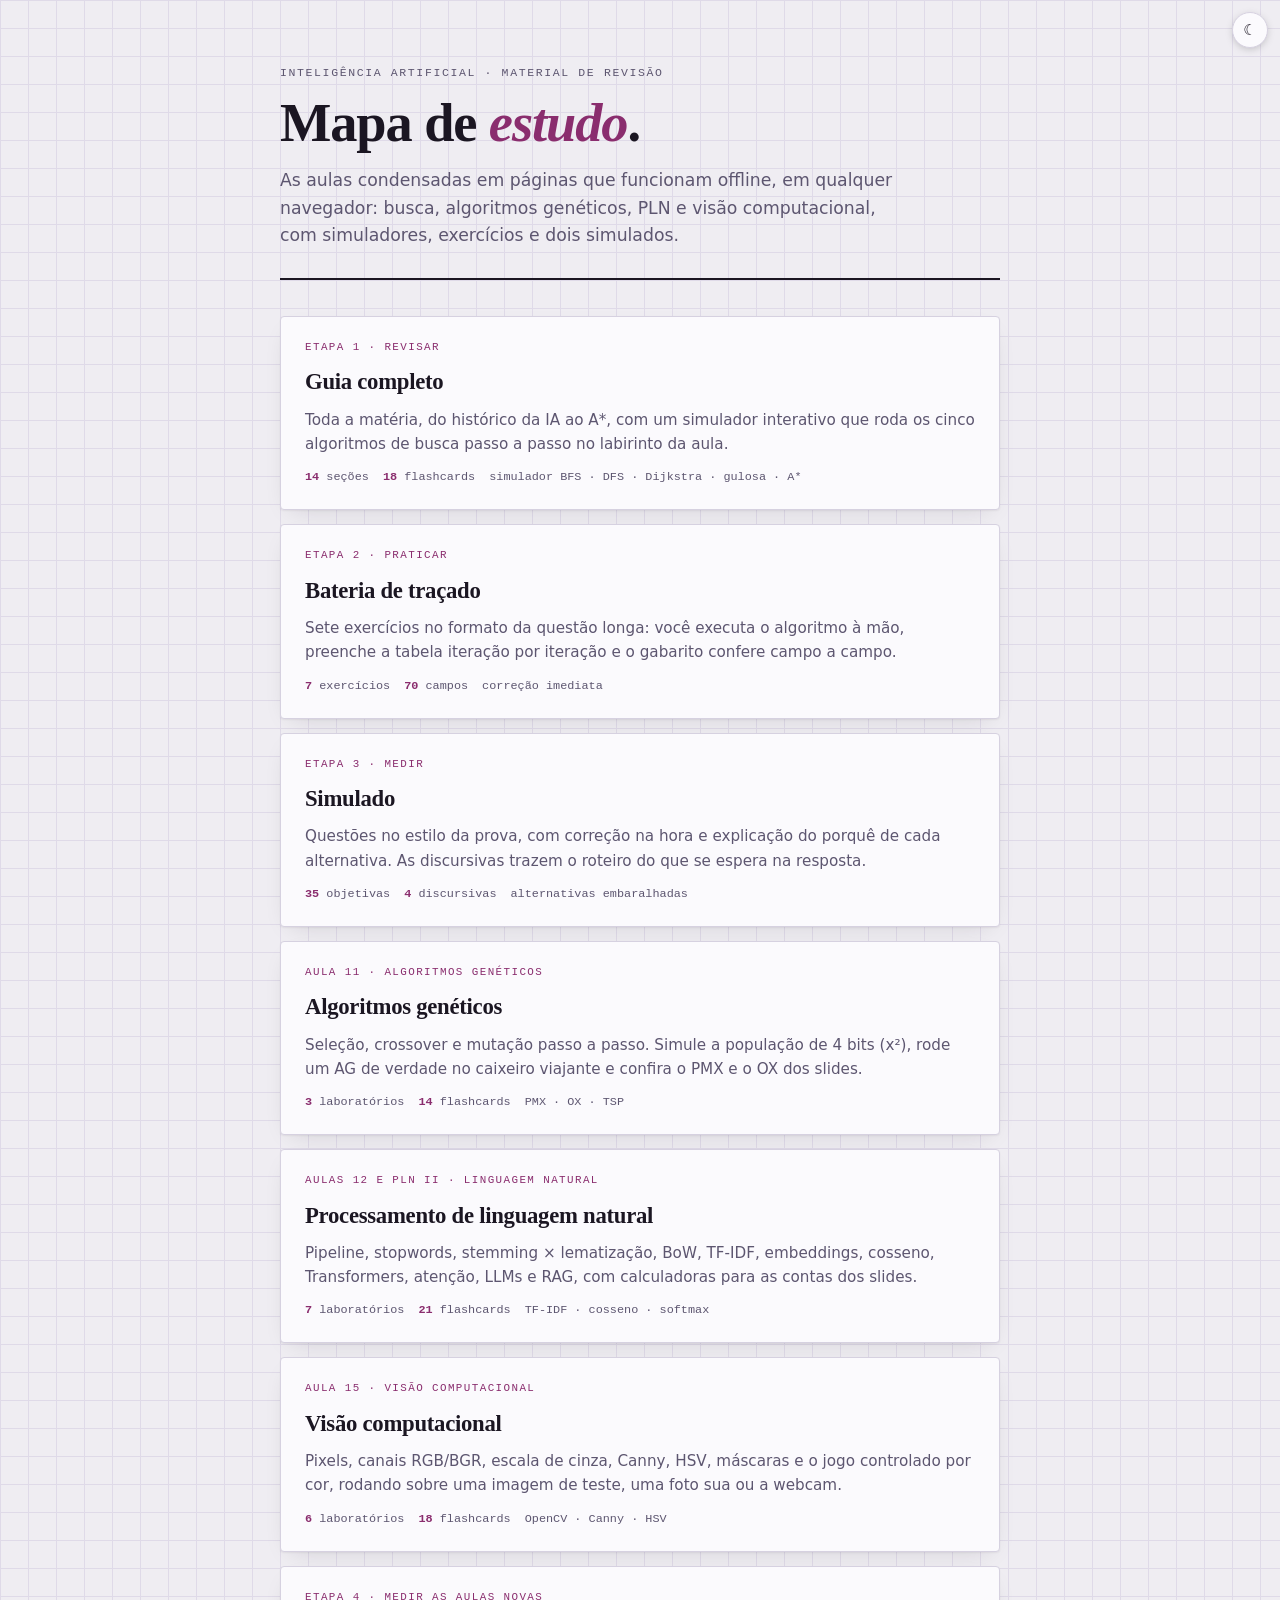
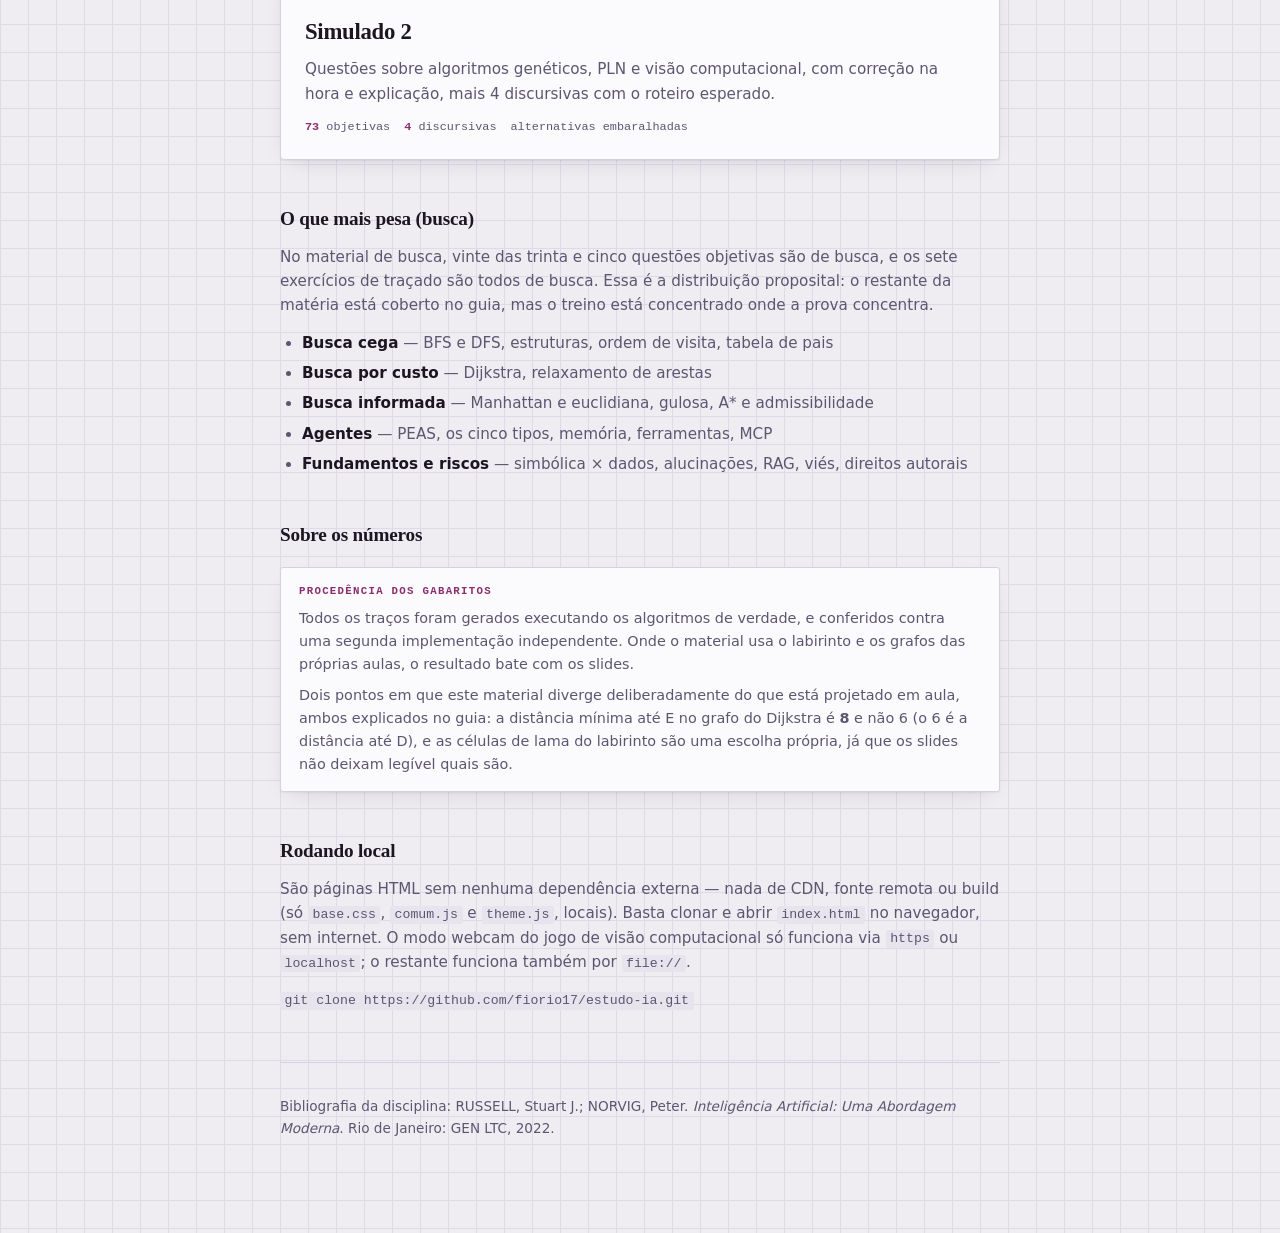
<file: index.html>
<!doctype html>
<html lang="pt-BR">
<head>
  <meta charset="utf-8">
  <meta name="viewport" content="width=device-width, initial-scale=1">
  <meta name="color-scheme" content="light dark">
  <meta name="description" content="Material de revisao da disciplina de Inteligencia Artificial: busca, algoritmos geneticos, PLN, visao computacional, exercicios de tracado e simulados.">
  <title>Mapa de estudo — Inteligência Artificial</title>
  <link rel="icon" href="data:image/svg+xml,%3Csvg xmlns=%22http://www.w3.org/2000/svg%22 viewBox=%220 0 100 100%22%3E%3Ctext y=%22.9em%22 font-size=%2290%22%3E🗺️%3C/text%3E%3C/svg%3E">
  <style>
    *,*::before,*::after{box-sizing:border-box;}
    html{-webkit-text-size-adjust:100%;}
    body{margin:0;}
    img,svg,video{max-width:100%;height:auto;}
    button,input,select,textarea{font:inherit;color:inherit;}
    table{border-collapse:collapse;}
  </style>
</head>
<body>
<style>
:root{
  --paper:#EFEDF2; --surface:#FBFAFD; --surface-2:#E7E4EE;
  --ink:#1B1622; --ink-soft:#5D5670; --line:#D6D1E0; --grid:#DFDAE8;
  --accent:#8A2D6E; --accent-soft:#F4DCEE; --accent-ink:#FFFFFF;
  --wall:#2A2333;
  --shadow:0 1px 2px rgba(27,22,34,.06), 0 8px 24px -12px rgba(27,22,34,.18);
  --mono:ui-monospace,"SF Mono","Cascadia Code","Roboto Mono",Menlo,Consolas,monospace;
  --body:system-ui,-apple-system,"Segoe UI",Roboto,sans-serif;
  --display:Georgia,"Iowan Old Style","Palatino Linotype","Times New Roman",serif;
}
@media (prefers-color-scheme:dark){
  :root{
    --paper:#141119; --surface:#1D1926; --surface-2:#272232;
    --ink:#EDE9F4; --ink-soft:#ABA2BE; --line:#332C41; --grid:#221D2C;
    --accent:#E98FCE; --accent-soft:#3F1B37; --accent-ink:#1B1622;
    --wall:#0B0910;
    --shadow:0 1px 2px rgba(0,0,0,.4), 0 8px 24px -12px rgba(0,0,0,.6);
  }
}
:root[data-theme="dark"]{
  --paper:#141119; --surface:#1D1926; --surface-2:#272232;
  --ink:#EDE9F4; --ink-soft:#ABA2BE; --line:#332C41; --grid:#221D2C;
  --accent:#E98FCE; --accent-soft:#3F1B37; --accent-ink:#1B1622;
  --wall:#0B0910;
  --shadow:0 1px 2px rgba(0,0,0,.4), 0 8px 24px -12px rgba(0,0,0,.6);
}
:root[data-theme="light"]{
  --paper:#EFEDF2; --surface:#FBFAFD; --surface-2:#E7E4EE;
  --ink:#1B1622; --ink-soft:#5D5670; --line:#D6D1E0; --grid:#DFDAE8;
  --accent:#8A2D6E; --accent-soft:#F4DCEE; --accent-ink:#FFFFFF;
  --wall:#2A2333;
  --shadow:0 1px 2px rgba(27,22,34,.06), 0 8px 24px -12px rgba(27,22,34,.18);
}

*{box-sizing:border-box;}
body{
  margin:0; background:var(--paper); color:var(--ink);
  font-family:var(--body); font-size:16.5px; line-height:1.6;
  background-image:
    repeating-linear-gradient(to right, var(--grid) 0 1px, transparent 1px 28px),
    repeating-linear-gradient(to bottom, var(--grid) 0 1px, transparent 1px 28px);
  -webkit-font-smoothing:antialiased;
}
.page{max-width:760px; margin:0 auto; padding:0 20px 80px;}

header{padding:64px 0 28px; border-bottom:2px solid var(--ink); margin-bottom:36px;}
.eyebrow{font-family:var(--mono); font-size:.72rem; letter-spacing:.14em; text-transform:uppercase;
  color:var(--ink-soft); margin:0 0 13px;}
h1{font-family:var(--display); font-weight:700; font-size:clamp(2.2rem,6vw,3.4rem);
  line-height:1.04; letter-spacing:-.02em; margin:0 0 15px; text-wrap:balance;}
h1 em{font-style:italic; color:var(--accent);}
.lede{font-size:1.08rem; color:var(--ink-soft); margin:0; max-width:56ch;}

.cards{display:grid; gap:14px;}
a.card{
  display:block; text-decoration:none; color:inherit;
  background:var(--surface); border:1px solid var(--line); border-radius:4px;
  padding:22px 24px; box-shadow:var(--shadow);
  transition:border-color .15s, transform .15s;
}
a.card:hover{border-color:var(--accent); transform:translateY(-2px);}
a.card:focus-visible{outline:2px solid var(--accent); outline-offset:3px;}
@media (prefers-reduced-motion:reduce){ a.card{transition:none;} a.card:hover{transform:none;} }

.card .etapa{font-family:var(--mono); font-size:.68rem; letter-spacing:.13em; text-transform:uppercase;
  color:var(--accent); display:block; margin-bottom:8px;}
.card h2{font-family:var(--display); font-size:1.42rem; letter-spacing:-.012em; margin:0 0 7px;}
.card p{margin:0 0 12px; color:var(--ink-soft); font-size:.95rem;}
.card .meta{font-family:var(--mono); font-size:.74rem; color:var(--ink-soft);
  display:flex; flex-wrap:wrap; gap:6px 14px;}
.card .meta b{color:var(--accent); font-weight:700;}

h3{font-family:var(--display); font-size:1.2rem; margin:44px 0 10px; letter-spacing:-.01em;}
p.txt{margin:0 0 13px; color:var(--ink-soft); font-size:.95rem;}
p.txt strong{color:var(--ink); font-weight:620;}
code{font-family:var(--mono); font-size:.87em; background:var(--surface-2); padding:.1em .34em; border-radius:2px;}
ul{margin:0 0 13px; padding-left:22px; color:var(--ink-soft); font-size:.95rem;}
li{margin-bottom:6px;}
li strong{color:var(--ink); font-weight:620;}

.aviso{background:var(--surface); border:1px solid var(--line); border-radius:3px;
  padding:15px 18px; font-size:.9rem; color:var(--ink-soft); margin:16px 0 0; box-shadow:var(--shadow);}
.aviso b{font-family:var(--mono); font-size:.67rem; letter-spacing:.12em; text-transform:uppercase;
  color:var(--accent); display:block; margin-bottom:7px;}
.aviso p{margin:0 0 8px;} .aviso p:last-child{margin:0;}

footer{margin-top:50px; padding-top:20px; border-top:1px solid var(--line);
  font-size:.85rem; color:var(--ink-soft);}
footer a{color:var(--accent);}
</style>

<div class="page">

<header>
  <p class="eyebrow">Inteligência Artificial · material de revisão</p>
  <h1>Mapa de <em>estudo</em>.</h1>
  <p class="lede">As aulas condensadas em páginas que funcionam offline, em qualquer navegador: busca, algoritmos genéticos, PLN e visão computacional, com simuladores, exercícios e dois simulados.</p>
</header>

<div class="cards">

  <a class="card" href="guia.html">
    <span class="etapa">Etapa 1 · revisar</span>
    <h2>Guia completo</h2>
    <p>Toda a matéria, do histórico da IA ao A*, com um simulador interativo que roda os cinco algoritmos de busca passo a passo no labirinto da aula.</p>
    <div class="meta"><span><b>14</b> seções</span><span><b>18</b> flashcards</span><span>simulador BFS · DFS · Dijkstra · gulosa · A*</span></div>
  </a>

  <a class="card" href="tracado.html">
    <span class="etapa">Etapa 2 · praticar</span>
    <h2>Bateria de traçado</h2>
    <p>Sete exercícios no formato da questão longa: você executa o algoritmo à mão, preenche a tabela iteração por iteração e o gabarito confere campo a campo.</p>
    <div class="meta"><span><b>7</b> exercícios</span><span><b>70</b> campos</span><span>correção imediata</span></div>
  </a>

  <a class="card" href="simulado.html">
    <span class="etapa">Etapa 3 · medir</span>
    <h2>Simulado</h2>
    <p>Questões no estilo da prova, com correção na hora e explicação do porquê de cada alternativa. As discursivas trazem o roteiro do que se espera na resposta.</p>
    <div class="meta"><span><b>35</b> objetivas</span><span><b>4</b> discursivas</span><span>alternativas embaralhadas</span></div>
  </a>


  <a class="card" href="genetico.html">
    <span class="etapa">Aula 11 · algoritmos genéticos</span>
    <h2>Algoritmos genéticos</h2>
    <p>Seleção, crossover e mutação passo a passo. Simule a população de 4 bits (x²), rode um AG de verdade no caixeiro viajante e confira o PMX e o OX dos slides.</p>
    <div class="meta"><span><b>3</b> laboratórios</span><span><b>14</b> flashcards</span><span>PMX · OX · TSP</span></div>
  </a>

  <a class="card" href="pln.html">
    <span class="etapa">Aulas 12 e PLN II · linguagem natural</span>
    <h2>Processamento de linguagem natural</h2>
    <p>Pipeline, stopwords, stemming × lematização, BoW, TF-IDF, embeddings, cosseno, Transformers, atenção, LLMs e RAG, com calculadoras para as contas dos slides.</p>
    <div class="meta"><span><b>7</b> laboratórios</span><span><b>21</b> flashcards</span><span>TF-IDF · cosseno · softmax</span></div>
  </a>

  <a class="card" href="visao.html">
    <span class="etapa">Aula 15 · visão computacional</span>
    <h2>Visão computacional</h2>
    <p>Pixels, canais RGB/BGR, escala de cinza, Canny, HSV, máscaras e o jogo controlado por cor, rodando sobre uma imagem de teste, uma foto sua ou a webcam.</p>
    <div class="meta"><span><b>6</b> laboratórios</span><span><b>18</b> flashcards</span><span>OpenCV · Canny · HSV</span></div>
  </a>

  <a class="card" href="simulado2.html">
    <span class="etapa">Etapa 4 · medir as aulas novas</span>
    <h2>Simulado 2</h2>
    <p>Questões sobre algoritmos genéticos, PLN e visão computacional, com correção na hora e explicação, mais 4 discursivas com o roteiro esperado.</p>
    <div class="meta"><span><b>73</b> objetivas</span><span><b>4</b> discursivas</span><span>alternativas embaralhadas</span></div>
  </a>

</div>

<h3>O que mais pesa (busca)</h3>
<p class="txt">No material de busca, vinte das trinta e cinco questões objetivas são de busca, e os sete exercícios de traçado são todos de busca. Essa é a distribuição proposital: o restante da matéria está coberto no guia, mas o treino está concentrado onde a prova concentra.</p>
<ul>
  <li><strong>Busca cega</strong> — BFS e DFS, estruturas, ordem de visita, tabela de pais</li>
  <li><strong>Busca por custo</strong> — Dijkstra, relaxamento de arestas</li>
  <li><strong>Busca informada</strong> — Manhattan e euclidiana, gulosa, A* e admissibilidade</li>
  <li><strong>Agentes</strong> — PEAS, os cinco tipos, memória, ferramentas, MCP</li>
  <li><strong>Fundamentos e riscos</strong> — simbólica × dados, alucinações, RAG, viés, direitos autorais</li>
</ul>

<h3>Sobre os números</h3>
<div class="aviso">
  <b>Procedência dos gabaritos</b>
  <p>Todos os traços foram gerados executando os algoritmos de verdade, e conferidos contra uma segunda implementação independente. Onde o material usa o labirinto e os grafos das próprias aulas, o resultado bate com os slides.</p>
  <p>Dois pontos em que este material diverge deliberadamente do que está projetado em aula, ambos explicados no guia: a distância mínima até E no grafo do Dijkstra é <strong>8</strong> e não 6 (o 6 é a distância até D), e as células de lama do labirinto são uma escolha própria, já que os slides não deixam legível quais são.</p>
</div>

<h3>Rodando local</h3>
<p class="txt">São páginas HTML sem nenhuma dependência externa — nada de CDN, fonte remota ou build (só <code>base.css</code>, <code>comum.js</code> e <code>theme.js</code>, locais). Basta clonar e abrir <code>index.html</code> no navegador, sem internet. O modo webcam do jogo de visão computacional só funciona via <code>https</code> ou <code>localhost</code>; o restante funciona também por <code>file://</code>.</p>
<p class="txt"><code>git clone https://github.com/fiorio17/estudo-ia.git</code></p>

<footer>
  <p>Bibliografia da disciplina: RUSSELL, Stuart J.; NORVIG, Peter. <em>Inteligência Artificial: Uma Abordagem Moderna</em>. Rio de Janeiro: GEN LTC, 2022.</p>
</footer>

</div>
<script src="theme.js" defer></script>
</body>
</html>
</file>
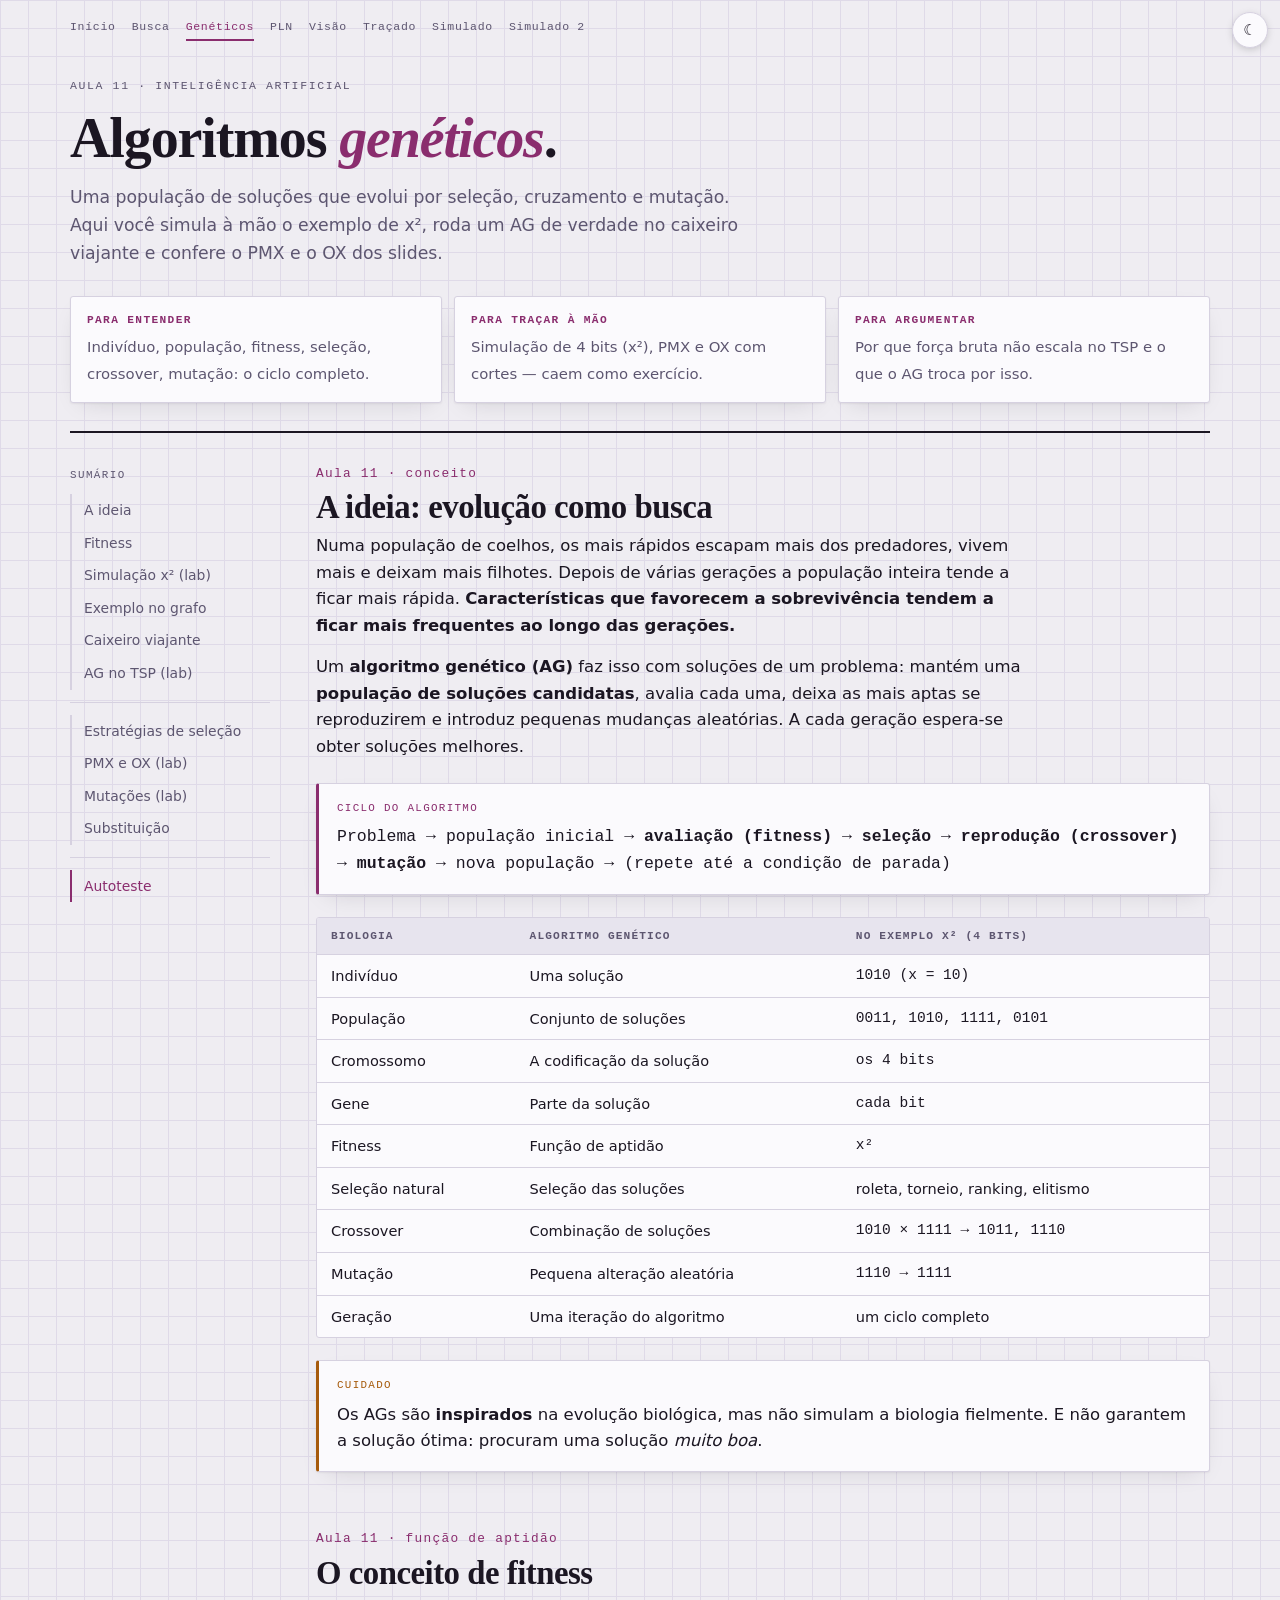
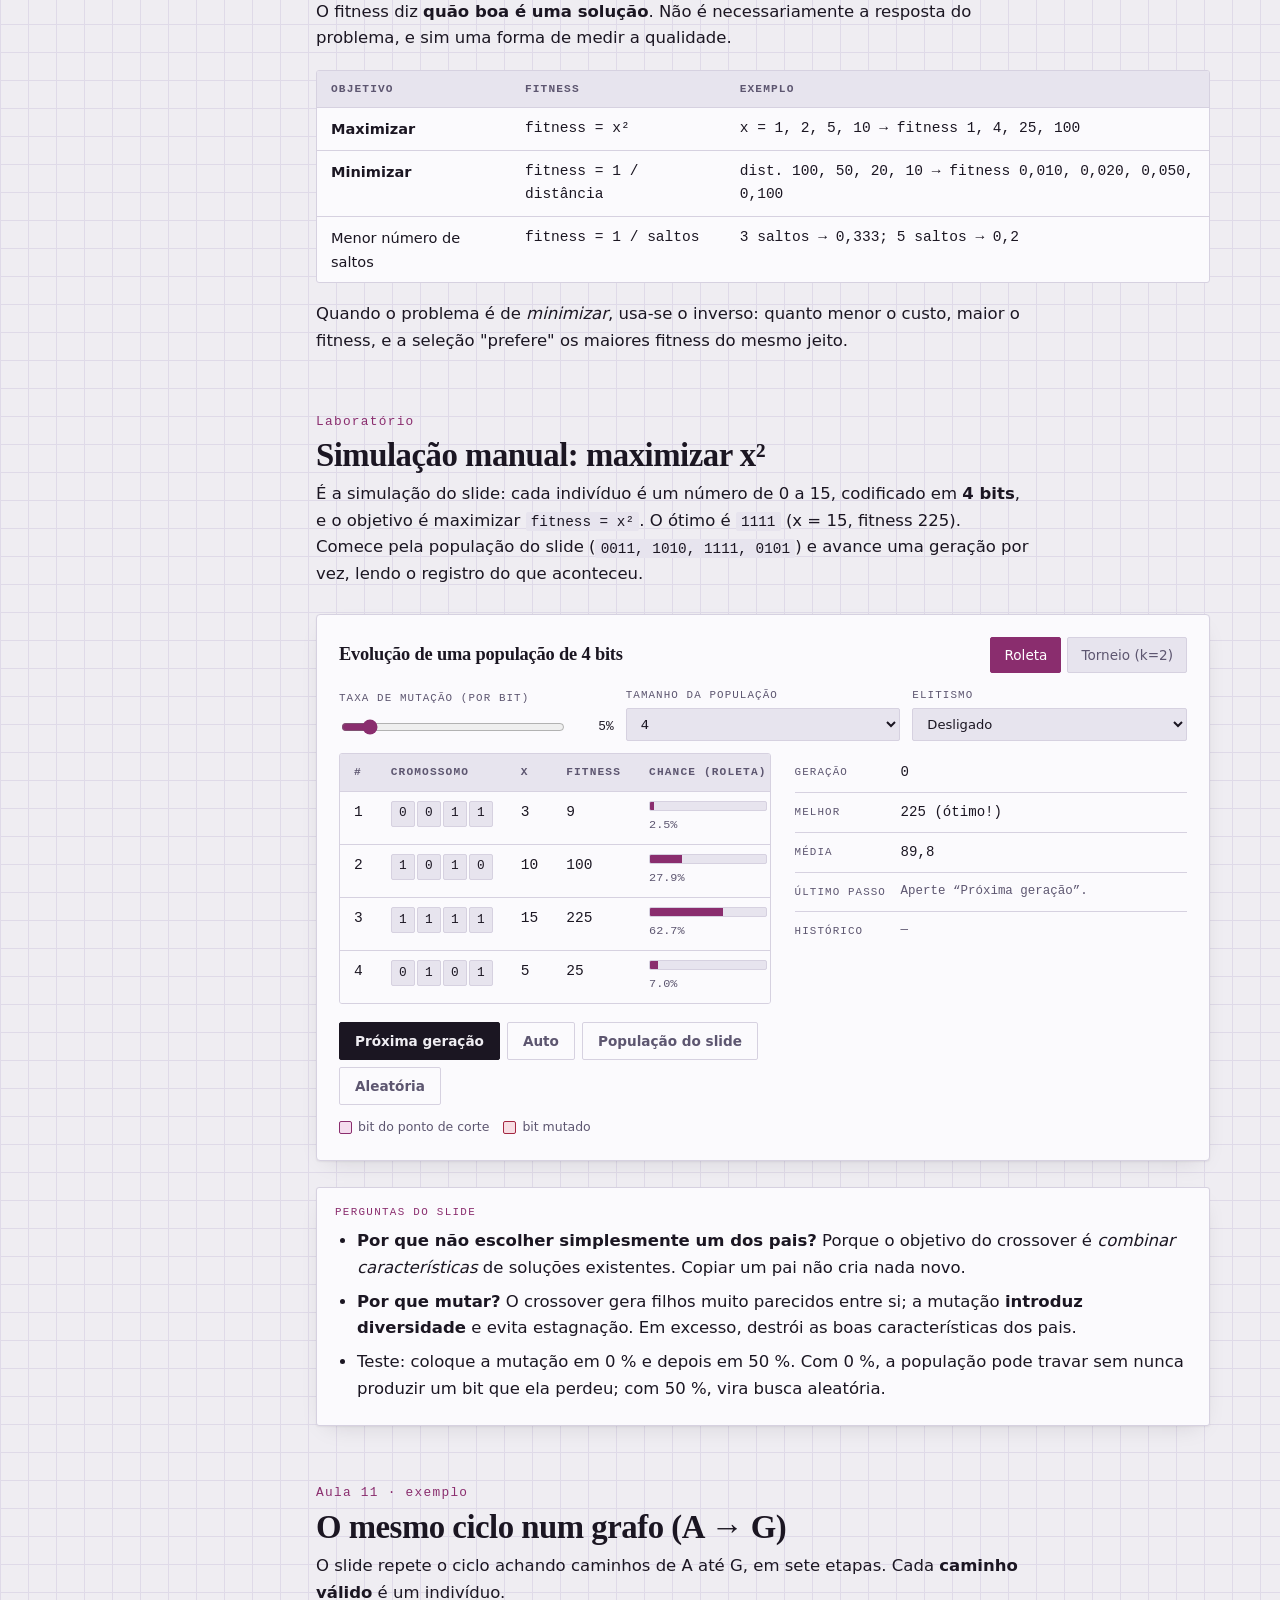
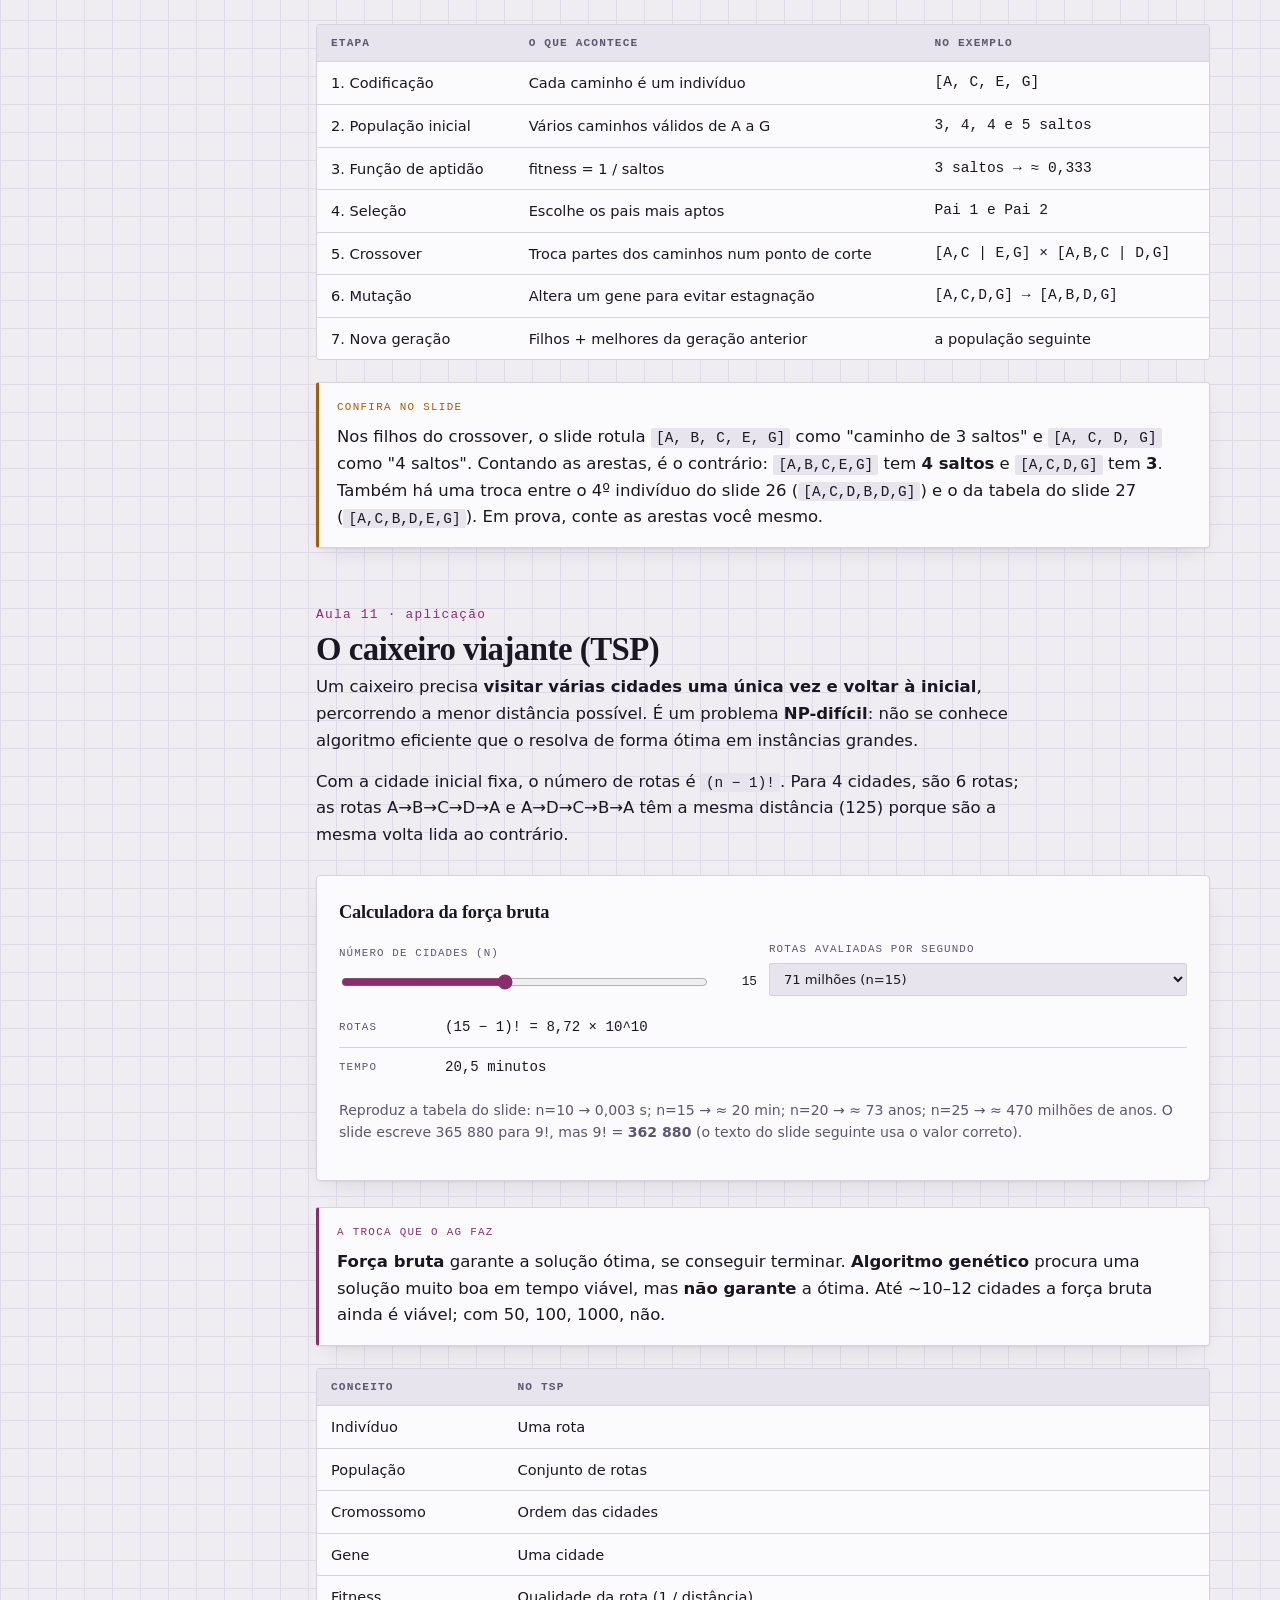
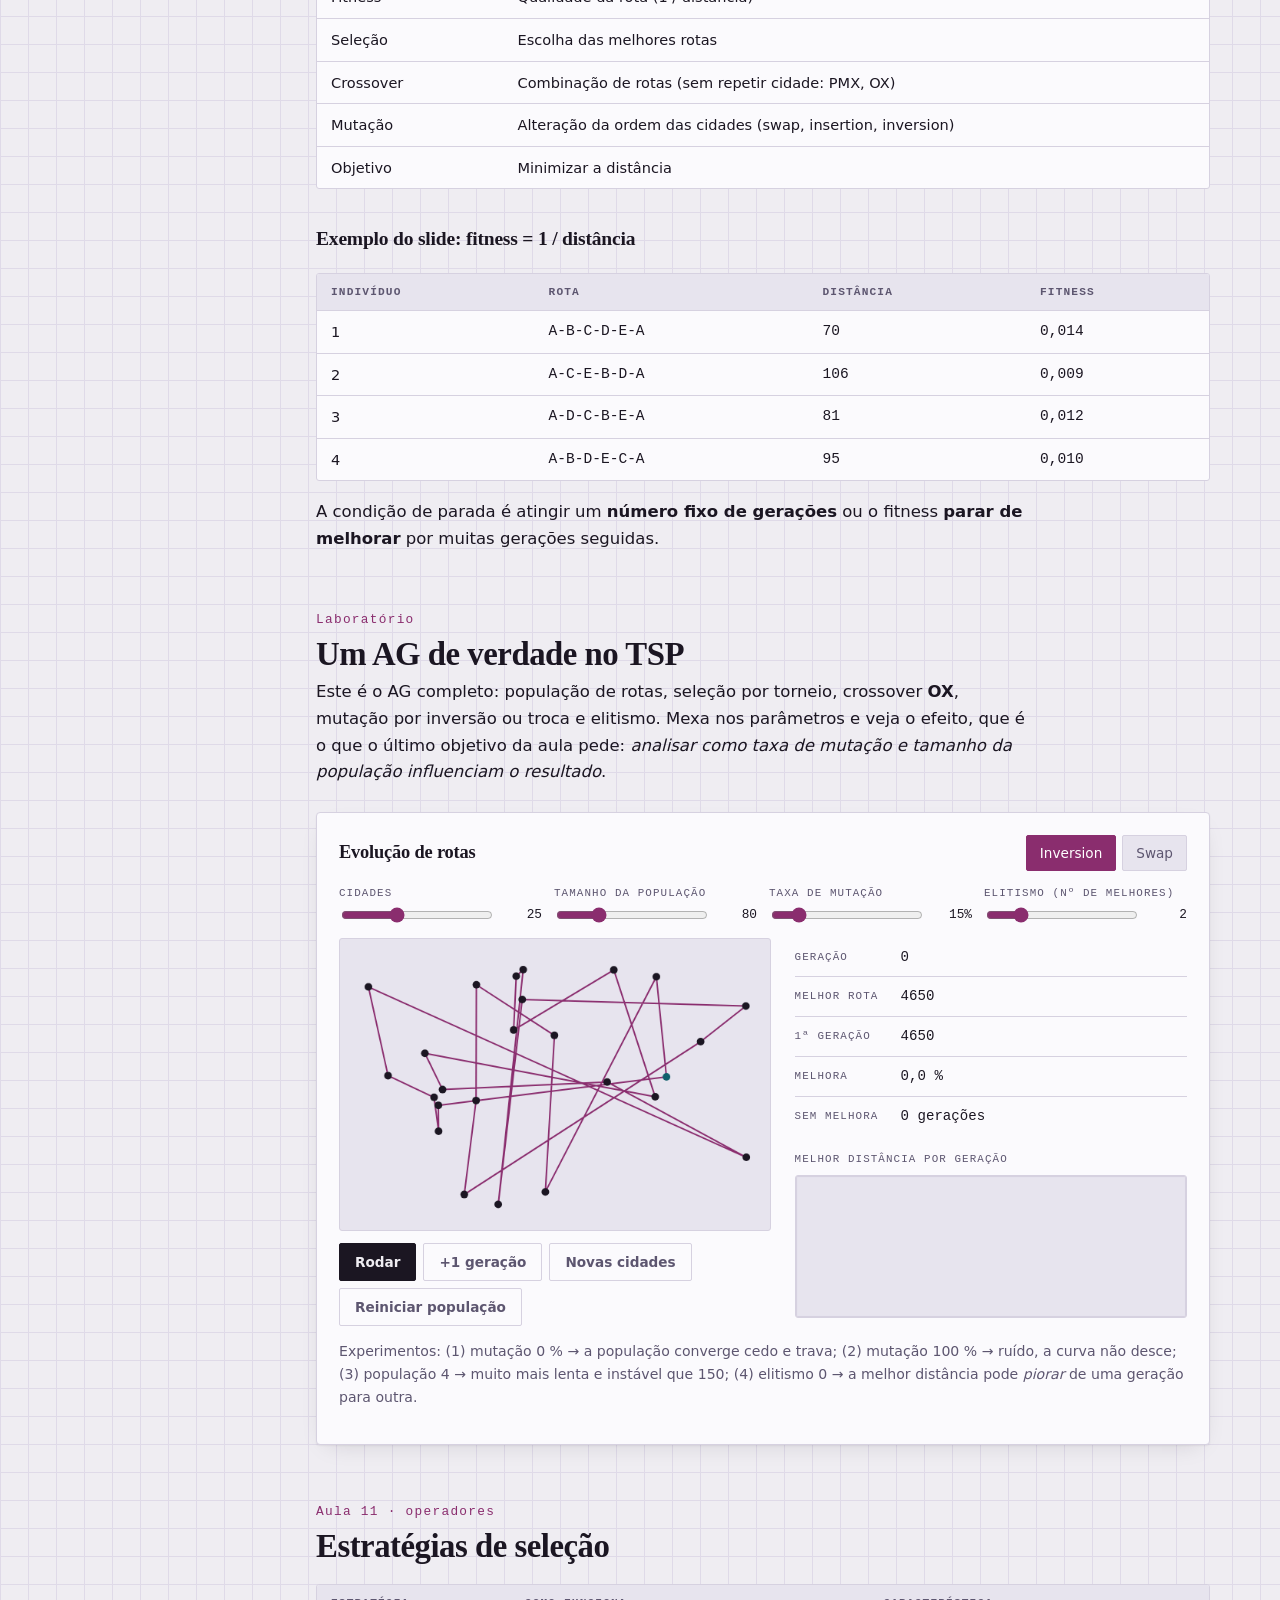
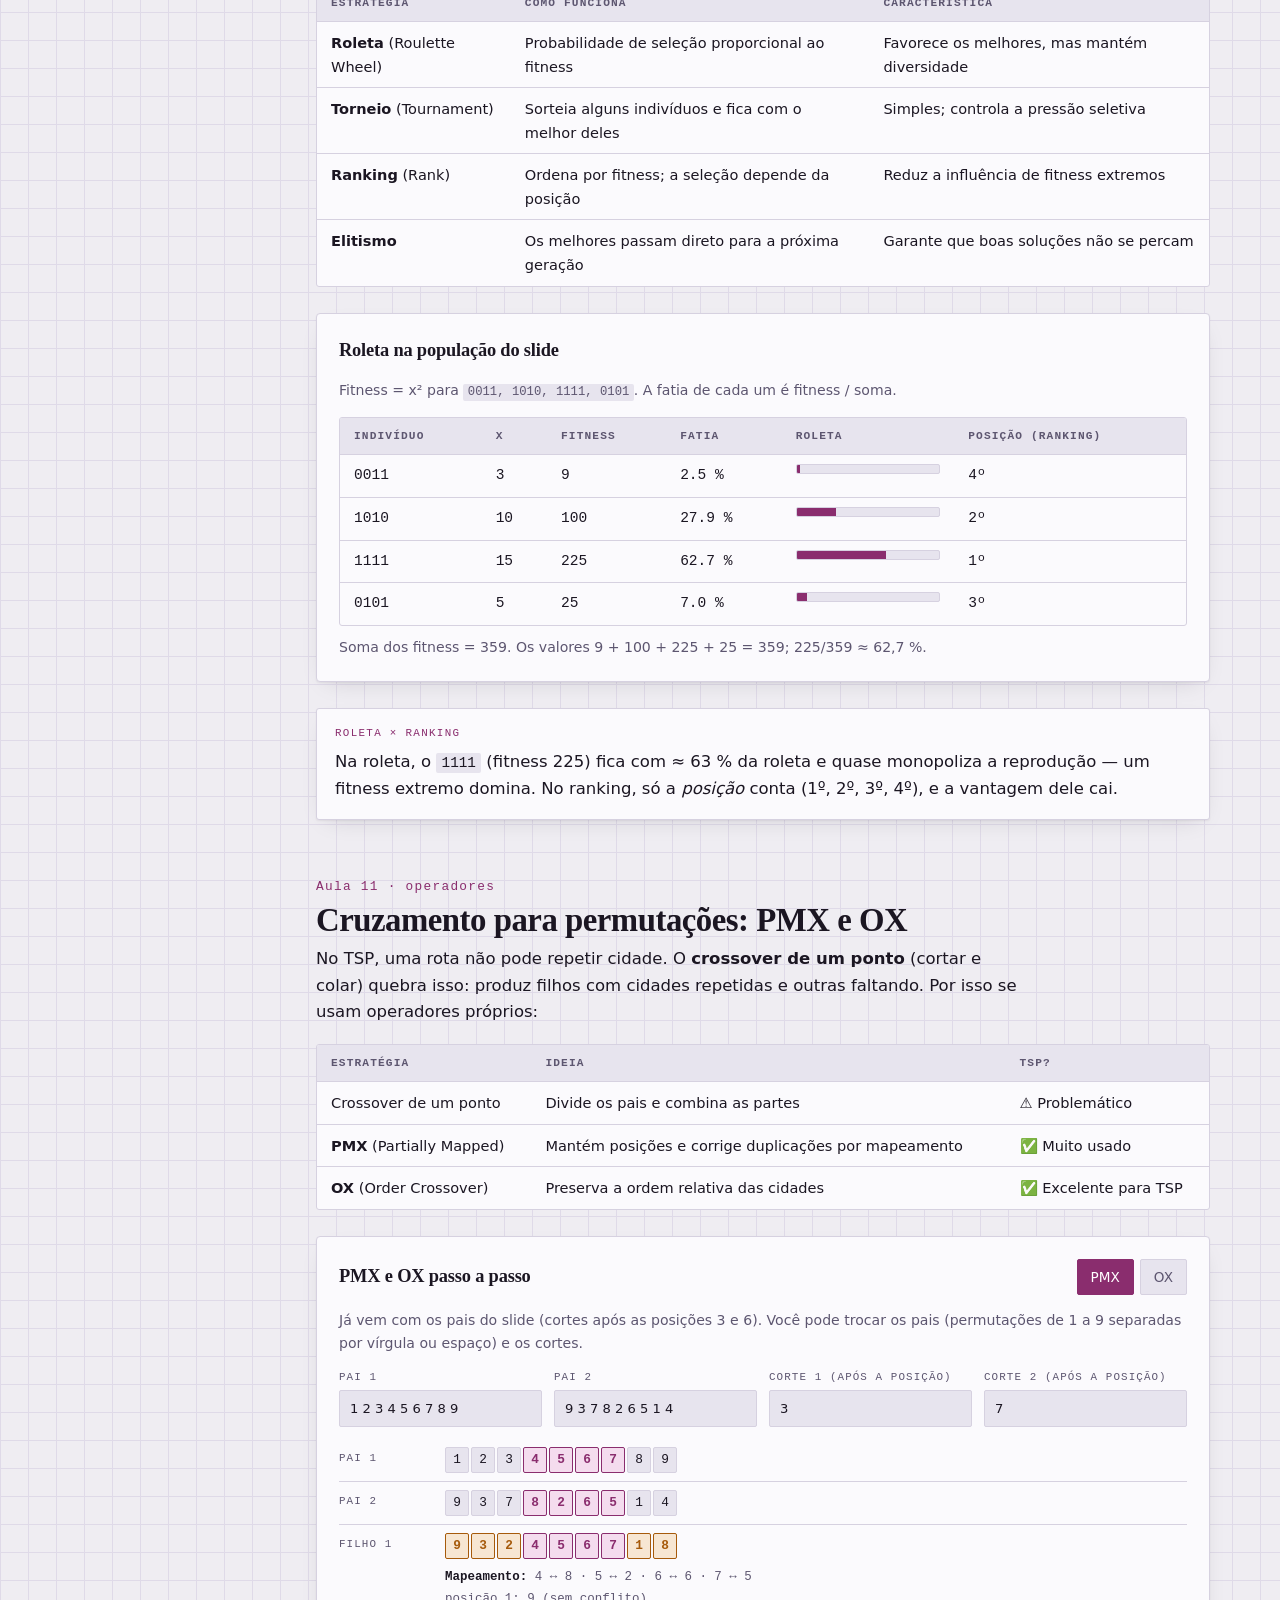
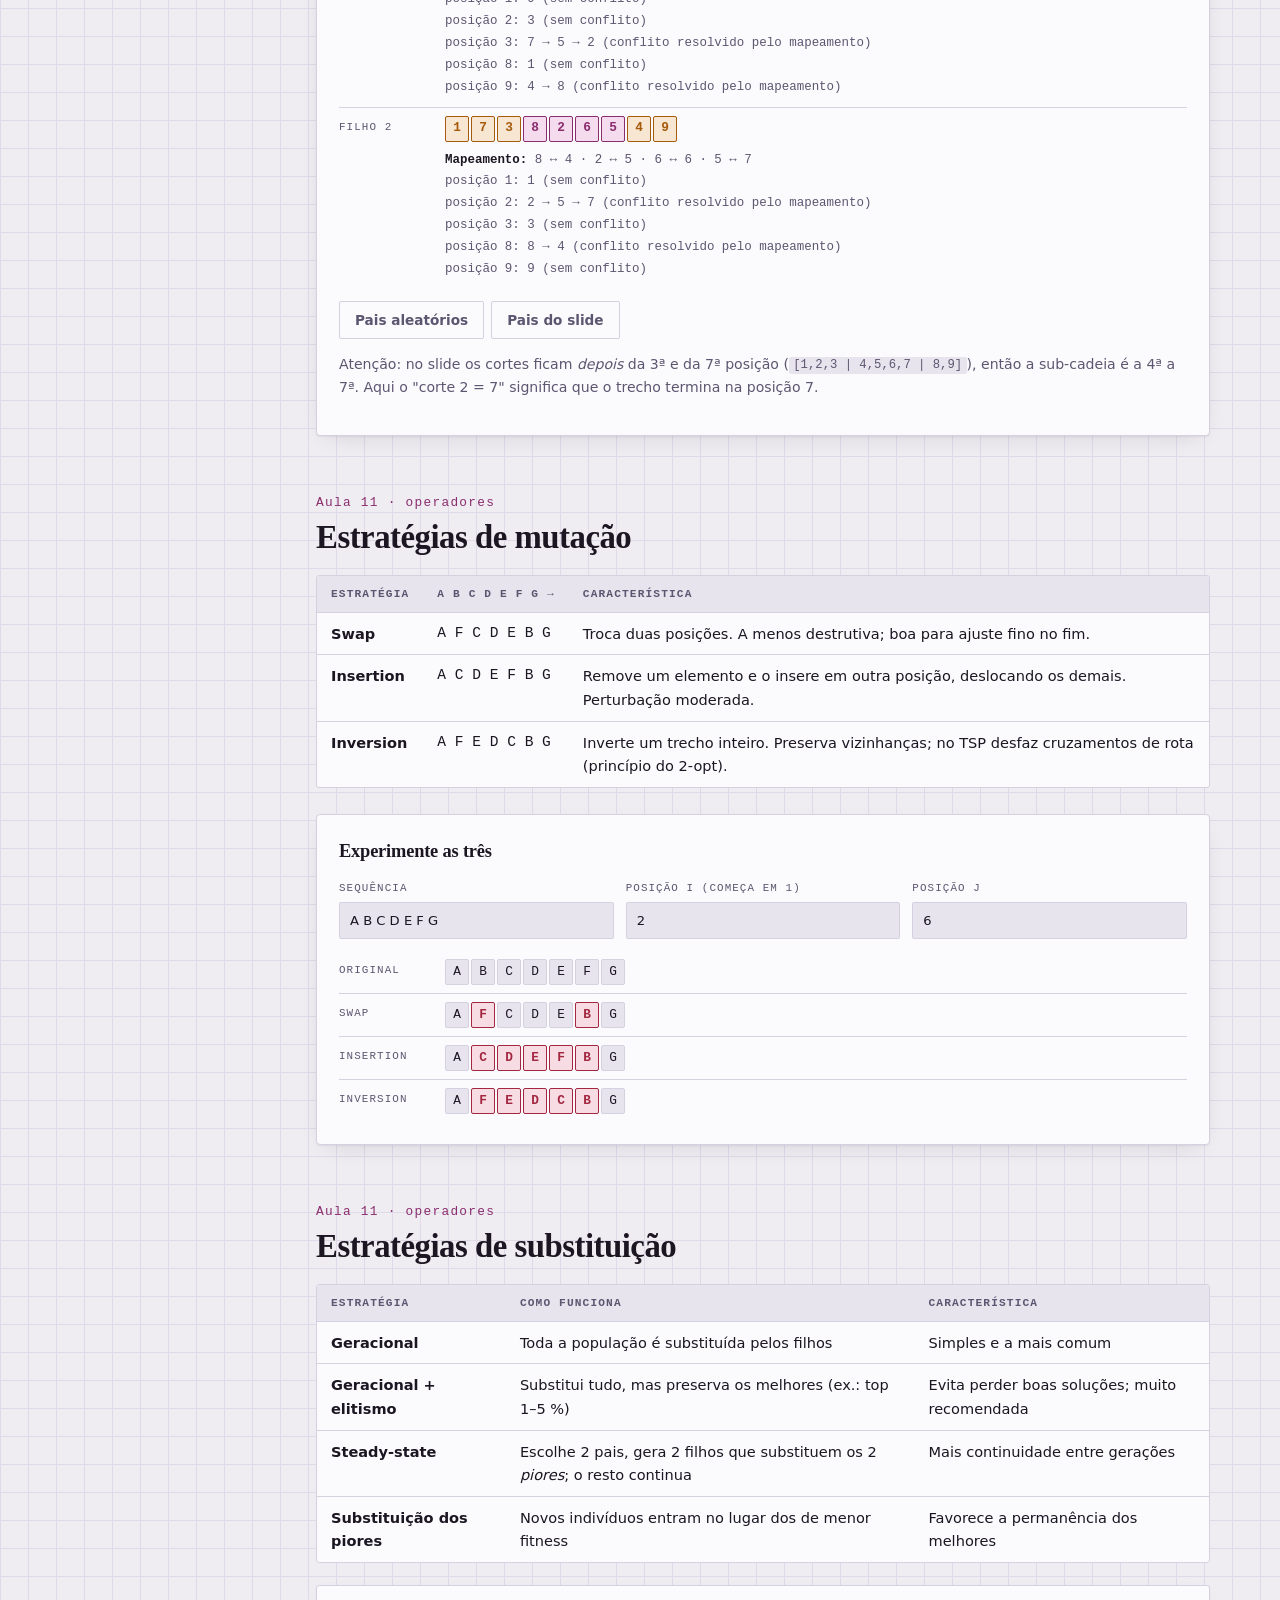
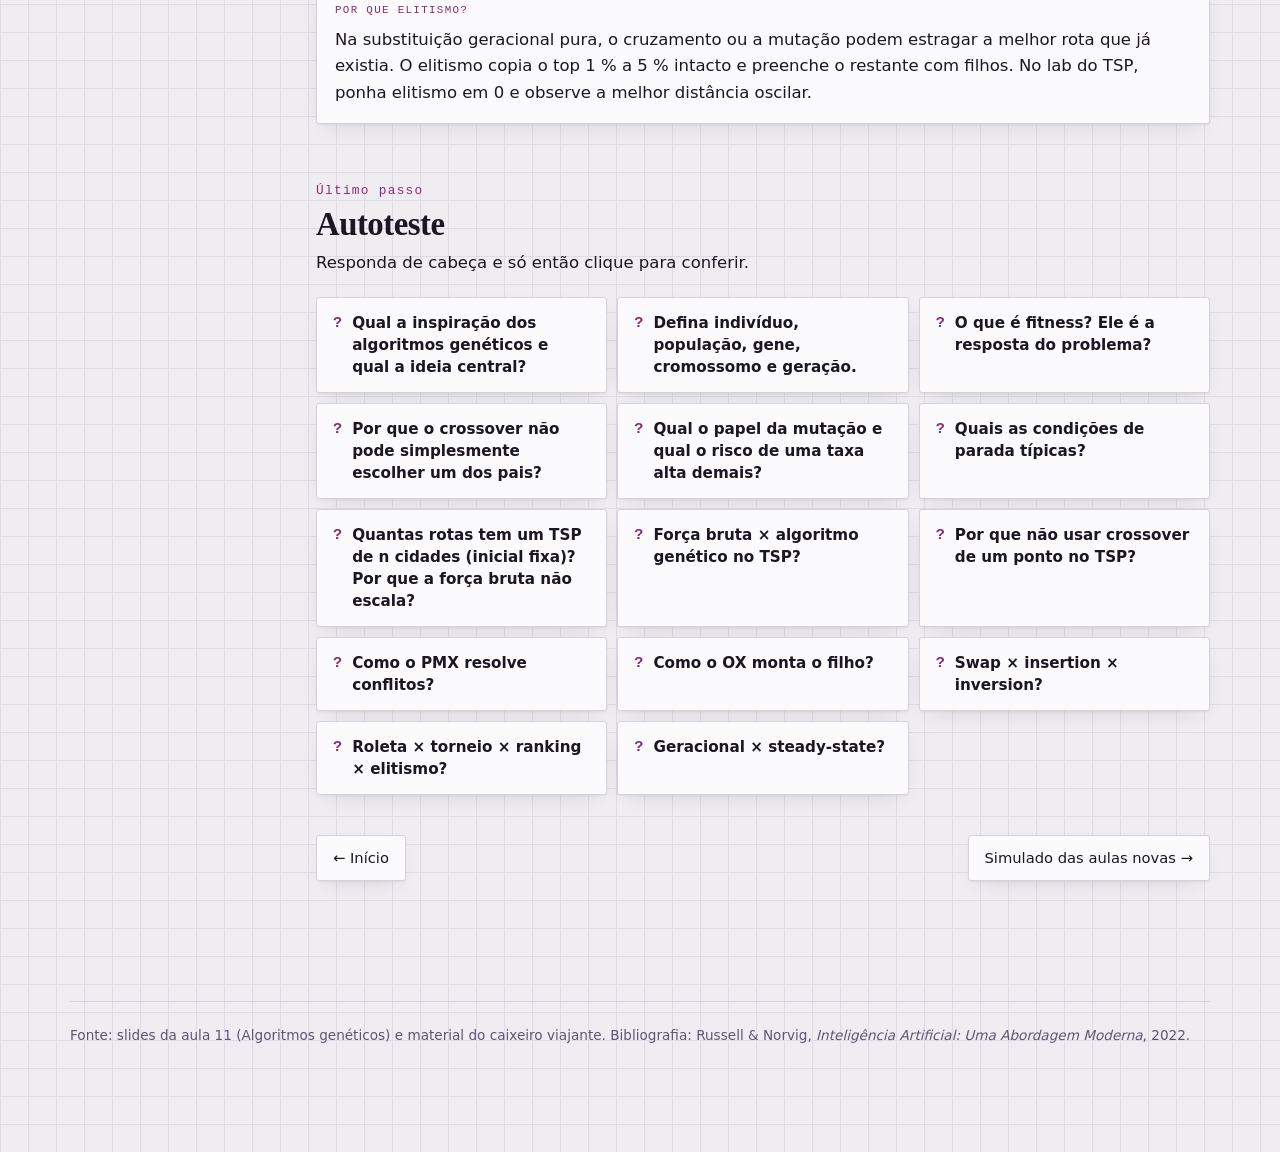
<file: genetico.html>
<!doctype html>
<html lang="pt-BR">
<head>
  <meta charset="utf-8">
  <meta name="viewport" content="width=device-width, initial-scale=1">
  <meta name="color-scheme" content="light dark">
  <meta name="description" content="Algoritmos genéticos: seleção, crossover, mutação, TSP, PMX e OX, com simuladores interativos.">
  <title>Algoritmos genéticos — Inteligência Artificial</title>
  <link rel="icon" href="data:image/svg+xml,%3Csvg xmlns=%22http://www.w3.org/2000/svg%22 viewBox=%220 0 100 100%22%3E%3Ctext y=%22.9em%22 font-size=%2290%22%3E🧬%3C/text%3E%3C/svg%3E">
  <link rel="stylesheet" href="base.css">
</head>
<body>
<div class="page">

<nav class="topnav" aria-label="Páginas">
  <a href="index.html">Início</a>
  <a href="guia.html">Busca</a>
  <a href="genetico.html" aria-current="page">Genéticos</a>
  <a href="pln.html">PLN</a>
  <a href="visao.html">Visão</a>
  <a href="tracado.html">Traçado</a>
  <a href="simulado.html">Simulado</a>
  <a href="simulado2.html">Simulado 2</a>
</nav>

<header class="masthead">
  <p class="eyebrow">Aula 11 · Inteligência Artificial</p>
  <h1>Algoritmos <em>genéticos</em>.</h1>
  <p class="lede">Uma população de soluções que evolui por seleção, cruzamento e mutação. Aqui você simula à mão o exemplo de x², roda um AG de verdade no caixeiro viajante e confere o PMX e o OX dos slides.</p>
  <ul class="priority">
    <li><b>Para entender</b><span>Indivíduo, população, fitness, seleção, crossover, mutação: o ciclo completo.</span></li>
    <li><b>Para traçar à mão</b><span>Simulação de 4 bits (x²), PMX e OX com cortes — caem como exercício.</span></li>
    <li><b>Para argumentar</b><span>Por que força bruta não escala no TSP e o que o AG troca por isso.</span></li>
  </ul>
</header>

<div class="shell">
<nav class="rail" aria-label="Sumário">
  <p>Sumário</p>
  <a href="#ideia">A ideia</a>
  <a href="#fitness">Fitness</a>
  <a href="#x2">Simulação x² (lab)</a>
  <a href="#grafo">Exemplo no grafo</a>
  <a href="#tsp">Caixeiro viajante</a>
  <a href="#labtsp">AG no TSP (lab)</a>
  <hr>
  <a href="#selecao">Estratégias de seleção</a>
  <a href="#cruzamento">PMX e OX (lab)</a>
  <a href="#mutacao">Mutações (lab)</a>
  <a href="#substituicao">Substituição</a>
  <hr>
  <a href="#autoteste">Autoteste</a>
</nav>

<main>

<!-- ================= A IDEIA ================= -->
<section id="ideia">
  <h2><span class="num">Aula 11 · conceito</span>A ideia: evolução como busca</h2>
  <div class="prose">
    <p>Numa população de coelhos, os mais rápidos escapam mais dos predadores, vivem mais e deixam mais filhotes. Depois de várias gerações a população inteira tende a ficar mais rápida. <strong>Características que favorecem a sobrevivência tendem a ficar mais frequentes ao longo das gerações.</strong></p>
    <p>Um <strong>algoritmo genético (AG)</strong> faz isso com soluções de um problema: mantém uma <strong>população de soluções candidatas</strong>, avalia cada uma, deixa as mais aptas se reproduzirem e introduz pequenas mudanças aleatórias. A cada geração espera-se obter soluções melhores.</p>
  </div>

  <div class="callout key">
    <span class="tag">Ciclo do algoritmo</span>
    <p class="mono" style="margin:0">Problema → população inicial → <b>avaliação (fitness)</b> → <b>seleção</b> → <b>reprodução (crossover)</b> → <b>mutação</b> → nova população → (repete até a condição de parada)</p>
  </div>

  <div class="scroller"><table>
    <thead><tr><th>Biologia</th><th>Algoritmo genético</th><th>No exemplo x² (4 bits)</th></tr></thead>
    <tbody>
      <tr><td>Indivíduo</td><td>Uma solução</td><td class="mono">1010 (x = 10)</td></tr>
      <tr><td>População</td><td>Conjunto de soluções</td><td class="mono">0011, 1010, 1111, 0101</td></tr>
      <tr><td>Cromossomo</td><td>A codificação da solução</td><td class="mono">os 4 bits</td></tr>
      <tr><td>Gene</td><td>Parte da solução</td><td class="mono">cada bit</td></tr>
      <tr><td>Fitness</td><td>Função de aptidão</td><td class="mono">x²</td></tr>
      <tr><td>Seleção natural</td><td>Seleção das soluções</td><td>roleta, torneio, ranking, elitismo</td></tr>
      <tr><td>Crossover</td><td>Combinação de soluções</td><td class="mono">1010 × 1111 → 1011, 1110</td></tr>
      <tr><td>Mutação</td><td>Pequena alteração aleatória</td><td class="mono">1110 → 1111</td></tr>
      <tr><td>Geração</td><td>Uma iteração do algoritmo</td><td>um ciclo completo</td></tr>
    </tbody>
  </table></div>

  <div class="callout warn">
    <span class="tag">Cuidado</span>
    <p>Os AGs são <strong>inspirados</strong> na evolução biológica, mas não simulam a biologia fielmente. E não garantem a solução ótima: procuram uma solução <em>muito boa</em>.</p>
  </div>
</section>

<!-- ================= FITNESS ================= -->
<section id="fitness">
  <h2><span class="num">Aula 11 · função de aptidão</span>O conceito de fitness</h2>
  <div class="prose">
    <p>O fitness diz <strong>quão boa é uma solução</strong>. Não é necessariamente a resposta do problema, e sim uma forma de medir a qualidade.</p>
  </div>
  <div class="scroller"><table>
    <thead><tr><th>Objetivo</th><th>Fitness</th><th>Exemplo</th></tr></thead>
    <tbody>
      <tr><td><strong>Maximizar</strong></td><td class="mono">fitness = x²</td><td class="mono">x = 1, 2, 5, 10 → fitness 1, 4, 25, 100</td></tr>
      <tr><td><strong>Minimizar</strong></td><td class="mono">fitness = 1 / distância</td><td class="mono">dist. 100, 50, 20, 10 → fitness 0,010, 0,020, 0,050, 0,100</td></tr>
      <tr><td>Menor número de saltos</td><td class="mono">fitness = 1 / saltos</td><td class="mono">3 saltos → 0,333; 5 saltos → 0,2</td></tr>
    </tbody>
  </table></div>
  <p class="prose">Quando o problema é de <em>minimizar</em>, usa-se o inverso: quanto menor o custo, maior o fitness, e a seleção "prefere" os maiores fitness do mesmo jeito.</p>
</section>

<!-- ================= LAB X2 ================= -->
<section id="x2">
  <h2><span class="num">Laboratório</span>Simulação manual: maximizar x²</h2>
  <div class="prose">
    <p>É a simulação do slide: cada indivíduo é um número de 0 a 15, codificado em <strong>4 bits</strong>, e o objetivo é maximizar <code>fitness = x²</code>. O ótimo é <code>1111</code> (x = 15, fitness 225). Comece pela população do slide (<code>0011, 1010, 1111, 0101</code>) e avance uma geração por vez, lendo o registro do que aconteceu.</p>
  </div>

  <div class="lab" id="labx2">
    <div class="lab-head">
      <h3>Evolução de uma população de 4 bits</h3>
      <div class="segmented" role="group" aria-label="Método de seleção">
        <button class="seg" data-sel="roleta" aria-pressed="true">Roleta</button>
        <button class="seg" data-sel="torneio" aria-pressed="false">Torneio (k=2)</button>
      </div>
    </div>
    <div class="fields">
      <div class="slider"><span class="lbl">Taxa de mutação (por bit)</span><input id="x2mut" type="range" min="0" max="0.5" step="0.01" value="0.05" data-fmt="pct"><output></output></div>
      <div class="field"><label for="x2tam">Tamanho da população</label><select id="x2tam"><option>4</option><option>6</option><option>8</option><option>10</option></select></div>
      <div class="field"><label for="x2eli">Elitismo</label><select id="x2eli"><option value="0">Desligado</option><option value="1">Preservar o melhor</option></select></div>
    </div>
    <div class="lab-body">
      <div>
        <div class="scroller" style="margin-top:0"><table style="min-width:0">
          <thead><tr><th>#</th><th>Cromossomo</th><th class="num">x</th><th class="num">Fitness</th><th>Chance (roleta)</th></tr></thead>
          <tbody id="x2tab"></tbody>
        </table></div>
        <div class="ctrls">
          <button class="ctrl" id="x2prox">Próxima geração</button>
          <button class="ctrl ghost" id="x2auto">Auto</button>
          <button class="ctrl ghost" id="x2slide">População do slide</button>
          <button class="ctrl ghost" id="x2rand">Aleatória</button>
        </div>
      </div>
      <div class="readout">
        <div class="row"><span class="k">Geração</span><span class="mono" id="x2gen">0</span></div>
        <div class="row"><span class="k">Melhor</span><span class="mono" id="x2best">—</span></div>
        <div class="row"><span class="k">Média</span><span class="mono" id="x2avg">—</span></div>
        <div class="row"><span class="k">Último passo</span><div id="x2log" class="note">Aperte “Próxima geração”.</div></div>
        <div class="row"><span class="k">Histórico</span><div id="x2hist" class="note"></div></div>
      </div>
    </div>
    <div class="legend"><span><i class="sw" style="background:var(--accent-soft);border-color:var(--accent)"></i>bit do ponto de corte</span><span><i class="sw" style="background:var(--bad-soft);border-color:var(--bad)"></i>bit mutado</span></div>
  </div>

  <div class="callout">
    <span class="tag">Perguntas do slide</span>
    <ul>
      <li><strong>Por que não escolher simplesmente um dos pais?</strong> Porque o objetivo do crossover é <em>combinar características</em> de soluções existentes. Copiar um pai não cria nada novo.</li>
      <li><strong>Por que mutar?</strong> O crossover gera filhos muito parecidos entre si; a mutação <strong>introduz diversidade</strong> e evita estagnação. Em excesso, destrói as boas características dos pais.</li>
      <li>Teste: coloque a mutação em 0 % e depois em 50 %. Com 0 %, a população pode travar sem nunca produzir um bit que ela perdeu; com 50 %, vira busca aleatória.</li>
    </ul>
  </div>
</section>

<!-- ================= GRAFO ================= -->
<section id="grafo">
  <h2><span class="num">Aula 11 · exemplo</span>O mesmo ciclo num grafo (A → G)</h2>
  <div class="prose">
    <p>O slide repete o ciclo achando caminhos de A até G, em sete etapas. Cada <strong>caminho válido</strong> é um indivíduo.</p>
  </div>
  <div class="scroller"><table>
    <thead><tr><th>Etapa</th><th>O que acontece</th><th>No exemplo</th></tr></thead>
    <tbody>
      <tr><td>1. Codificação</td><td>Cada caminho é um indivíduo</td><td class="mono">[A, C, E, G]</td></tr>
      <tr><td>2. População inicial</td><td>Vários caminhos válidos de A a G</td><td class="mono">3, 4, 4 e 5 saltos</td></tr>
      <tr><td>3. Função de aptidão</td><td>fitness = 1 / saltos</td><td class="mono">3 saltos → ≈ 0,333</td></tr>
      <tr><td>4. Seleção</td><td>Escolhe os pais mais aptos</td><td class="mono">Pai 1 e Pai 2</td></tr>
      <tr><td>5. Crossover</td><td>Troca partes dos caminhos num ponto de corte</td><td class="mono">[A,C | E,G] × [A,B,C | D,G]</td></tr>
      <tr><td>6. Mutação</td><td>Altera um gene para evitar estagnação</td><td class="mono">[A,C,D,G] → [A,B,D,G]</td></tr>
      <tr><td>7. Nova geração</td><td>Filhos + melhores da geração anterior</td><td>a população seguinte</td></tr>
    </tbody>
  </table></div>
  <div class="callout warn">
    <span class="tag">Confira no slide</span>
    <p>Nos filhos do crossover, o slide rotula <code>[A, B, C, E, G]</code> como "caminho de 3 saltos" e <code>[A, C, D, G]</code> como "4 saltos". Contando as arestas, é o contrário: <code>[A,B,C,E,G]</code> tem <strong>4 saltos</strong> e <code>[A,C,D,G]</code> tem <strong>3</strong>. Também há uma troca entre o 4º indivíduo do slide 26 (<code>[A,C,D,B,D,G]</code>) e o da tabela do slide 27 (<code>[A,C,B,D,E,G]</code>). Em prova, conte as arestas você mesmo.</p>
  </div>
</section>

<!-- ================= TSP ================= -->
<section id="tsp">
  <h2><span class="num">Aula 11 · aplicação</span>O caixeiro viajante (TSP)</h2>
  <div class="prose">
    <p>Um caixeiro precisa <strong>visitar várias cidades uma única vez e voltar à inicial</strong>, percorrendo a menor distância possível. É um problema <strong>NP-difícil</strong>: não se conhece algoritmo eficiente que o resolva de forma ótima em instâncias grandes.</p>
    <p>Com a cidade inicial fixa, o número de rotas é <code>(n − 1)!</code>. Para 4 cidades, são 6 rotas; as rotas A→B→C→D→A e A→D→C→B→A têm a mesma distância (125) porque são a mesma volta lida ao contrário.</p>
  </div>

  <div class="lab">
    <div class="lab-head"><h3>Calculadora da força bruta</h3></div>
    <div class="fields">
      <div class="slider"><span class="lbl">Número de cidades (n)</span><input id="fbn" type="range" min="3" max="30" step="1" value="15"><output></output></div>
      <div class="field"><label for="fbr">Rotas avaliadas por segundo</label><select id="fbr">
        <option value="250e6">250 milhões (n=5 no slide)</option>
        <option value="110e6">110 milhões (n=10)</option>
        <option value="71e6" selected>71 milhões (n=15)</option>
        <option value="53e6">53 milhões (n=20)</option>
        <option value="42e6">42 milhões (n=25)</option>
        <option value="1e9">1 bilhão (hipotético)</option>
      </select></div>
    </div>
    <div class="readout">
      <div class="row"><span class="k">Rotas</span><span class="mono" id="fbrot">—</span></div>
      <div class="row"><span class="k">Tempo</span><span class="mono" id="fbtempo">—</span></div>
    </div>
    <p class="hint" style="margin-top:12px">Reproduz a tabela do slide: n=10 → 0,003 s; n=15 → ≈ 20 min; n=20 → ≈ 73 anos; n=25 → ≈ 470 milhões de anos. O slide escreve 365 880 para 9!, mas 9! = <strong>362 880</strong> (o texto do slide seguinte usa o valor correto).</p>
  </div>

  <div class="callout key">
    <span class="tag">A troca que o AG faz</span>
    <p><strong>Força bruta</strong> garante a solução ótima, se conseguir terminar. <strong>Algoritmo genético</strong> procura uma solução muito boa em tempo viável, mas <strong>não garante</strong> a ótima. Até ~10–12 cidades a força bruta ainda é viável; com 50, 100, 1000, não.</p>
  </div>

  <div class="scroller"><table>
    <thead><tr><th>Conceito</th><th>No TSP</th></tr></thead>
    <tbody>
      <tr><td>Indivíduo</td><td>Uma rota</td></tr>
      <tr><td>População</td><td>Conjunto de rotas</td></tr>
      <tr><td>Cromossomo</td><td>Ordem das cidades</td></tr>
      <tr><td>Gene</td><td>Uma cidade</td></tr>
      <tr><td>Fitness</td><td>Qualidade da rota (1 / distância)</td></tr>
      <tr><td>Seleção</td><td>Escolha das melhores rotas</td></tr>
      <tr><td>Crossover</td><td>Combinação de rotas (sem repetir cidade: PMX, OX)</td></tr>
      <tr><td>Mutação</td><td>Alteração da ordem das cidades (swap, insertion, inversion)</td></tr>
      <tr><td>Objetivo</td><td>Minimizar a distância</td></tr>
    </tbody>
  </table></div>

  <h3>Exemplo do slide: fitness = 1 / distância</h3>
  <div class="scroller"><table>
    <thead><tr><th>Indivíduo</th><th>Rota</th><th class="num">Distância</th><th class="num">Fitness</th></tr></thead>
    <tbody>
      <tr><td>1</td><td class="mono">A-B-C-D-E-A</td><td class="num">70</td><td class="num">0,014</td></tr>
      <tr><td>2</td><td class="mono">A-C-E-B-D-A</td><td class="num">106</td><td class="num">0,009</td></tr>
      <tr><td>3</td><td class="mono">A-D-C-B-E-A</td><td class="num">81</td><td class="num">0,012</td></tr>
      <tr><td>4</td><td class="mono">A-B-D-E-C-A</td><td class="num">95</td><td class="num">0,010</td></tr>
    </tbody>
  </table></div>
  <p class="prose">A condição de parada é atingir um <strong>número fixo de gerações</strong> ou o fitness <strong>parar de melhorar</strong> por muitas gerações seguidas.</p>
</section>

<!-- ================= LAB TSP ================= -->
<section id="labtsp">
  <h2><span class="num">Laboratório</span>Um AG de verdade no TSP</h2>
  <div class="prose">
    <p>Este é o AG completo: população de rotas, seleção por torneio, crossover <strong>OX</strong>, mutação por inversão ou troca e elitismo. Mexa nos parâmetros e veja o efeito, que é o que o último objetivo da aula pede: <em>analisar como taxa de mutação e tamanho da população influenciam o resultado</em>.</p>
  </div>
  <div class="lab" id="labtsp-box">
    <div class="lab-head">
      <h3>Evolução de rotas</h3>
      <div class="segmented" role="group" aria-label="Tipo de mutação">
        <button class="seg" data-mut="inversion" aria-pressed="true">Inversion</button>
        <button class="seg" data-mut="swap" aria-pressed="false">Swap</button>
      </div>
    </div>
    <div class="fields">
      <div class="slider"><span class="lbl">Cidades</span><input id="tn" type="range" min="6" max="60" step="1" value="25"><output></output></div>
      <div class="slider"><span class="lbl">Tamanho da população</span><input id="tpop" type="range" min="4" max="300" step="2" value="80"><output></output></div>
      <div class="slider"><span class="lbl">Taxa de mutação</span><input id="tmut" type="range" min="0" max="1" step="0.01" value="0.15" data-fmt="pct"><output></output></div>
      <div class="slider"><span class="lbl">Elitismo (nº de melhores)</span><input id="telite" type="range" min="0" max="10" step="1" value="2"><output></output></div>
    </div>
    <div class="lab-body">
      <div>
        <canvas class="cv smooth" id="tmapa" width="560" height="380" role="img" aria-label="Mapa com as cidades e a melhor rota encontrada"></canvas>
        <div class="ctrls">
          <button class="ctrl" id="trun">Rodar</button>
          <button class="ctrl ghost" id="tstep">+1 geração</button>
          <button class="ctrl ghost" id="tnew">Novas cidades</button>
          <button class="ctrl ghost" id="treset">Reiniciar população</button>
        </div>
      </div>
      <div>
        <div class="readout">
          <div class="row"><span class="k">Geração</span><span class="mono" id="tgen">0</span></div>
          <div class="row"><span class="k">Melhor rota</span><span class="mono" id="tbest">—</span></div>
          <div class="row"><span class="k">1ª geração</span><span class="mono" id="tfirst">—</span></div>
          <div class="row"><span class="k">Melhora</span><span class="mono" id="timp">—</span></div>
          <div class="row"><span class="k">Sem melhora</span><span class="mono" id="tstall">0 gerações</span></div>
        </div>
        <p class="lbl" style="margin:16px 0 6px">Melhor distância por geração</p>
        <canvas class="cv smooth" id="tchart" width="360" height="130" role="img" aria-label="Gráfico da melhor distância ao longo das gerações"></canvas>
      </div>
    </div>
    <p class="hint" style="margin-top:14px">Experimentos: (1) mutação 0 % → a população converge cedo e trava; (2) mutação 100 % → ruído, a curva não desce; (3) população 4 → muito mais lenta e instável que 150; (4) elitismo 0 → a melhor distância pode <em>piorar</em> de uma geração para outra.</p>
  </div>
</section>

<!-- ================= SELEÇÃO ================= -->
<section id="selecao">
  <h2><span class="num">Aula 11 · operadores</span>Estratégias de seleção</h2>
  <div class="scroller"><table>
    <thead><tr><th>Estratégia</th><th>Como funciona</th><th>Característica</th></tr></thead>
    <tbody>
      <tr><td><strong>Roleta</strong> (Roulette Wheel)</td><td>Probabilidade de seleção proporcional ao fitness</td><td>Favorece os melhores, mas mantém diversidade</td></tr>
      <tr><td><strong>Torneio</strong> (Tournament)</td><td>Sorteia alguns indivíduos e fica com o melhor deles</td><td>Simples; controla a pressão seletiva</td></tr>
      <tr><td><strong>Ranking</strong> (Rank)</td><td>Ordena por fitness; a seleção depende da posição</td><td>Reduz a influência de fitness extremos</td></tr>
      <tr><td><strong>Elitismo</strong></td><td>Os melhores passam direto para a próxima geração</td><td>Garante que boas soluções não se percam</td></tr>
    </tbody>
  </table></div>
  <div class="lab">
    <div class="lab-head"><h3>Roleta na população do slide</h3></div>
    <p class="hint">Fitness = x² para <code>0011, 1010, 1111, 0101</code>. A fatia de cada um é fitness / soma.</p>
    <div id="roleta"></div>
  </div>
  <div class="callout">
    <span class="tag">Roleta × ranking</span>
    <p>Na roleta, o <code>1111</code> (fitness 225) fica com ≈ 63 % da roleta e quase monopoliza a reprodução — um fitness extremo domina. No ranking, só a <em>posição</em> conta (1º, 2º, 3º, 4º), e a vantagem dele cai.</p>
  </div>
</section>

<!-- ================= CRUZAMENTO ================= -->
<section id="cruzamento">
  <h2><span class="num">Aula 11 · operadores</span>Cruzamento para permutações: PMX e OX</h2>
  <div class="prose">
    <p>No TSP, uma rota não pode repetir cidade. O <strong>crossover de um ponto</strong> (cortar e colar) quebra isso: produz filhos com cidades repetidas e outras faltando. Por isso se usam operadores próprios:</p>
  </div>
  <div class="scroller"><table>
    <thead><tr><th>Estratégia</th><th>Ideia</th><th>TSP?</th></tr></thead>
    <tbody>
      <tr><td>Crossover de um ponto</td><td>Divide os pais e combina as partes</td><td>⚠️ Problemático</td></tr>
      <tr><td><strong>PMX</strong> (Partially Mapped)</td><td>Mantém posições e corrige duplicações por mapeamento</td><td>✅ Muito usado</td></tr>
      <tr><td><strong>OX</strong> (Order Crossover)</td><td>Preserva a ordem relativa das cidades</td><td>✅ Excelente para TSP</td></tr>
    </tbody>
  </table></div>

  <div class="lab" id="labpmx">
    <div class="lab-head">
      <h3>PMX e OX passo a passo</h3>
      <div class="segmented" role="group" aria-label="Operador">
        <button class="seg" data-op="pmx" aria-pressed="true">PMX</button>
        <button class="seg" data-op="ox" aria-pressed="false">OX</button>
      </div>
    </div>
    <p class="hint">Já vem com os pais do slide (cortes após as posições 3 e 6). Você pode trocar os pais (permutações de 1 a 9 separadas por vírgula ou espaço) e os cortes.</p>
    <div class="fields">
      <div class="field"><label for="p1">Pai 1</label><input id="p1" type="text" value="1 2 3 4 5 6 7 8 9"></div>
      <div class="field"><label for="p2">Pai 2</label><input id="p2" type="text" value="9 3 7 8 2 6 5 1 4"></div>
      <div class="field"><label for="c1">Corte 1 (após a posição)</label><input id="c1" type="number" min="1" max="8" value="3"></div>
      <div class="field"><label for="c2">Corte 2 (após a posição)</label><input id="c2" type="number" min="2" max="9" value="7"></div>
    </div>
    <p class="note" id="pmxerr" style="color:var(--bad)"></p>
    <div class="readout" id="pmxout"></div>
    <div class="ctrls"><button class="ctrl ghost" id="pmxrand">Pais aleatórios</button><button class="ctrl ghost" id="pmxslide">Pais do slide</button></div>
    <p class="hint" style="margin-top:14px">Atenção: no slide os cortes ficam <em>depois</em> da 3ª e da 7ª posição (<code>[1,2,3 | 4,5,6,7 | 8,9]</code>), então a sub-cadeia é a 4ª a 7ª. Aqui o "corte 2 = 7" significa que o trecho termina na posição 7.</p>
  </div>
</section>

<!-- ================= MUTAÇÃO ================= -->
<section id="mutacao">
  <h2><span class="num">Aula 11 · operadores</span>Estratégias de mutação</h2>
  <div class="scroller"><table>
    <thead><tr><th>Estratégia</th><th>A B C D E F G →</th><th>Característica</th></tr></thead>
    <tbody>
      <tr><td><strong>Swap</strong></td><td class="mono">A F C D E B G</td><td>Troca duas posições. A menos destrutiva; boa para ajuste fino no fim.</td></tr>
      <tr><td><strong>Insertion</strong></td><td class="mono">A C D E F B G</td><td>Remove um elemento e o insere em outra posição, deslocando os demais. Perturbação moderada.</td></tr>
      <tr><td><strong>Inversion</strong></td><td class="mono">A F E D C B G</td><td>Inverte um trecho inteiro. Preserva vizinhanças; no TSP desfaz cruzamentos de rota (princípio do 2-opt).</td></tr>
    </tbody>
  </table></div>
  <div class="lab">
    <div class="lab-head"><h3>Experimente as três</h3></div>
    <div class="fields">
      <div class="field"><label for="mseq">Sequência</label><input id="mseq" type="text" value="A B C D E F G"></div>
      <div class="field"><label for="mi">Posição i (começa em 1)</label><input id="mi" type="number" min="1" max="7" value="2"></div>
      <div class="field"><label for="mj">Posição j</label><input id="mj" type="number" min="1" max="7" value="6"></div>
    </div>
    <div class="readout" id="mout"></div>
  </div>
</section>

<!-- ================= SUBSTITUIÇÃO ================= -->
<section id="substituicao">
  <h2><span class="num">Aula 11 · operadores</span>Estratégias de substituição</h2>
  <div class="scroller"><table>
    <thead><tr><th>Estratégia</th><th>Como funciona</th><th>Característica</th></tr></thead>
    <tbody>
      <tr><td><strong>Geracional</strong></td><td>Toda a população é substituída pelos filhos</td><td>Simples e a mais comum</td></tr>
      <tr><td><strong>Geracional + elitismo</strong></td><td>Substitui tudo, mas preserva os melhores (ex.: top 1–5 %)</td><td>Evita perder boas soluções; muito recomendada</td></tr>
      <tr><td><strong>Steady-state</strong></td><td>Escolhe 2 pais, gera 2 filhos que substituem os 2 <em>piores</em>; o resto continua</td><td>Mais continuidade entre gerações</td></tr>
      <tr><td><strong>Substituição dos piores</strong></td><td>Novos indivíduos entram no lugar dos de menor fitness</td><td>Favorece a permanência dos melhores</td></tr>
    </tbody>
  </table></div>
  <div class="callout">
    <span class="tag">Por que elitismo?</span>
    <p>Na substituição geracional pura, o cruzamento ou a mutação podem estragar a melhor rota que já existia. O elitismo copia o top 1 % a 5 % intacto e preenche o restante com filhos. No lab do TSP, ponha elitismo em 0 e observe a melhor distância oscilar.</p>
  </div>
</section>

<!-- ================= AUTOTESTE ================= -->
<section id="autoteste">
  <h2><span class="num">Último passo</span>Autoteste</h2>
  <p class="prose">Responda de cabeça e só então clique para conferir.</p>
  <div class="cards" id="cards"></div>
  <div class="pager"><a href="index.html">← Início</a><a href="simulado2.html">Simulado das aulas novas →</a></div>
</section>

</main>
</div>

<footer>
  <p>Fonte: slides da aula 11 (Algoritmos genéticos) e material do caixeiro viajante. Bibliografia: Russell &amp; Norvig, <em>Inteligência Artificial: Uma Abordagem Moderna</em>, 2022.</p>
</footer>
</div>

<script src="comum.js"></script>
<script>
(function(){
  "use strict";
  ligarSliders();
  sumarioAtivo();

  /* ============ LAB x² ============ */
  var bits4 = function(x){ return ("0000" + x.toString(2)).slice(-4); };
  var pop = [3,10,15,5], gen = 0, hist = [], selMetodo = "roleta", timerX = null;
  var $ = function(id){ return document.getElementById(id); };

  function genesHTML(s, opts){
    opts = opts || {};
    var h = '<span class="genes">';
    for (var i = 0; i < s.length; i++){
      var c = "gene";
      if (opts.corte != null && i < opts.corte) c += " cut";
      if (opts.mut && opts.mut.indexOf(i) >= 0) c = "gene mut";
      h += '<span class="' + c + '">' + s[i] + '</span>';
    }
    return h + '</span>';
  }

  function estatX(){
    var f = pop.map(function(x){ return x*x; });
    var soma = f.reduce(function(a,b){ return a+b; }, 0);
    return { f:f, soma:soma, melhor:Math.max.apply(null, f), media:soma/pop.length };
  }

  function desenhaX(){
    var e = estatX(), h = "";
    var ordem = pop.map(function(x,i){ return i; });
    ordem.forEach(function(i){
      var x = pop[i], p = e.soma ? e.f[i]/e.soma : 1/pop.length;
      h += '<tr><td class="num">' + (i+1) + '</td><td>' + genesHTML(bits4(x)) + '</td><td class="num">' + x +
           '</td><td class="num">' + e.f[i] + '</td><td><div class="bar"><span style="width:' + Math.round(p*100) + '%"></span></div>' +
           '<span class="mono" style="font-size:.74rem;color:var(--ink-soft)">' + (p*100).toFixed(1) + '%</span></td></tr>';
    });
    $("x2tab").innerHTML = h;
    $("x2gen").textContent = gen;
    $("x2best").textContent = e.melhor + (e.melhor === 225 ? "  (ótimo!)" : "");
    $("x2avg").textContent = e.media.toFixed(1).replace(".", ",");
    $("x2hist").innerHTML = hist.slice(-8).map(function(r){ return "G" + r.g + ": melhor " + r.b + ", média " + r.m.toFixed(0); }).join("<br>") || "—";
  }

  function escolhe(f, soma){
    if (selMetodo === "torneio"){
      var a = sorteio(pop.length), b = sorteio(pop.length);
      return f[a] >= f[b] ? a : b;
    }
    if (!soma) return sorteio(pop.length);
    var r = Math.random()*soma, acc = 0;
    for (var i = 0; i < pop.length; i++){ acc += f[i]; if (r <= acc) return i; }
    return pop.length - 1;
  }

  function proxX(){
    var e = estatX();
    hist.push({g:gen, b:e.melhor, m:e.media});
    var pm = parseFloat($("x2mut").value), elite = $("x2eli").value === "1";
    var novos = [], log = [];
    if (elite){
      var ib = e.f.indexOf(e.melhor);
      novos.push(pop[ib]);
      log.push('<b>Elitismo:</b> ' + genesHTML(bits4(pop[ib])) + ' passa direto.');
    }
    while (novos.length < pop.length){
      var ia = escolhe(e.f, e.soma), ib2 = escolhe(e.f, e.soma);
      var A = bits4(pop[ia]), B = bits4(pop[ib2]);
      var corte = 1 + sorteio(3);
      var f1 = A.slice(0,corte) + B.slice(corte), f2 = B.slice(0,corte) + A.slice(corte);
      var m1 = [], m2 = [];
      var g1 = f1.split("").map(function(c,i){ if (Math.random() < pm){ m1.push(i); return c === "1" ? "0" : "1"; } return c; }).join("");
      var g2 = f2.split("").map(function(c,i){ if (Math.random() < pm){ m2.push(i); return c === "1" ? "0" : "1"; } return c; }).join("");
      log.push('Pais ' + genesHTML(A, {corte:corte}) + ' × ' + genesHTML(B, {corte:corte}) + ' (corte após o bit ' + corte + ')<br>' +
               '→ filhos ' + genesHTML(f1) + ' ' + genesHTML(f2) +
               ((m1.length || m2.length) ? '<br>→ após mutação ' + genesHTML(g1, {mut:m1}) + ' ' + genesHTML(g2, {mut:m2}) : '<br>→ sem mutação'));
      novos.push(parseInt(g1,2));
      if (novos.length < pop.length) novos.push(parseInt(g2,2));
    }
    pop = novos; gen++;
    $("x2log").innerHTML = log.join("<hr style='border:0;border-top:1px solid var(--line);margin:8px 0'>");
    desenhaX();
  }

  function resetX(p){
    pop = p; gen = 0; hist = [];
    $("x2log").textContent = "Aperte “Próxima geração”.";
    pararX(); desenhaX();
  }
  function pararX(){ clearInterval(timerX); timerX = null; $("x2auto").textContent = "Auto"; }

  $("x2prox").onclick = proxX;
  $("x2auto").onclick = function(){
    if (timerX){ pararX(); return; }
    this.textContent = "Pausar";
    timerX = setInterval(function(){ proxX(); if (estatX().melhor === 225 && gen > 40) pararX(); if (gen > 200) pararX(); }, 450);
  };
  $("x2slide").onclick = function(){ $("x2tam").value = "4"; resetX([3,10,15,5]); };
  $("x2rand").onclick = function(){
    var n = parseInt($("x2tam").value, 10), p = [];
    for (var i = 0; i < n; i++) p.push(sorteio(16));
    resetX(p);
  };
  $("x2tam").onchange = function(){ $("x2rand").click(); };
  document.querySelectorAll("#labx2 [data-sel]").forEach(function(b){
    b.onclick = function(){
      selMetodo = b.getAttribute("data-sel");
      document.querySelectorAll("#labx2 [data-sel]").forEach(function(o){ o.setAttribute("aria-pressed", o === b ? "true" : "false"); });
    };
  });
  desenhaX();

  /* ============ força bruta ============ */
  function fatorial(n){ var r = 1; for (var i = 2; i <= n; i++) r *= i; return r; }
  function fmtGrande(x){
    if (x < 1e6) return Math.round(x).toLocaleString("pt-BR");
    var e = Math.floor(Math.log10(x)), m = x / Math.pow(10, e);
    return m.toFixed(2).replace(".", ",") + " × 10^" + e;
  }
  function fmtTempo(s){
    if (s < 1e-6) return "menos de 1 microssegundo";
    if (s < 1) return s.toFixed(4).replace(".", ",") + " segundos";
    if (s < 60) return s.toFixed(1).replace(".", ",") + " segundos";
    if (s < 3600) return (s/60).toFixed(1).replace(".", ",") + " minutos";
    if (s < 86400) return (s/3600).toFixed(1).replace(".", ",") + " horas";
    var a = s / 31557600;
    if (a < 1) return (s/86400).toFixed(1).replace(".", ",") + " dias";
    if (a < 1e6) return a.toLocaleString("pt-BR", {maximumFractionDigits:1}) + " anos";
    return fmtGrande(a) + " anos";
  }
  function fb(){
    var n = parseInt($("fbn").value, 10), r = parseFloat($("fbr").value);
    var rotas = fatorial(n-1);
    $("fbrot").textContent = "(" + n + " − 1)! = " + fmtGrande(rotas);
    $("fbtempo").textContent = fmtTempo(rotas / r);
  }
  $("fbn").addEventListener("input", fb); $("fbr").addEventListener("change", fb); fb();

  /* ============ LAB TSP ============ */
  var cv = $("tmapa"), cx = cv.getContext("2d"), cc = $("tchart"), cx2 = cc.getContext("2d");
  var cid = [], D = [], P = [], dists = [], T = { gen:0, primeira:0, melhor:Infinity, parado:0, hist:[], timer:null, mut:"inversion" };

  function novasCidades(){
    var n = parseInt($("tn").value, 10);
    cid = [];
    for (var i = 0; i < n; i++) cid.push([30 + Math.random()*(cv.width-60), 30 + Math.random()*(cv.height-60)]);
    D = cid.map(function(a){ return cid.map(function(b){ return Math.hypot(a[0]-b[0], a[1]-b[1]); }); });
    reiniciaPop();
  }
  function comprimento(r){
    var s = 0;
    for (var i = 0; i < r.length; i++) s += D[r[i]][r[(i+1) % r.length]];
    return s;
  }
  function reiniciaPop(){
    pararT();
    var n = cid.length, N = parseInt($("tpop").value, 10), base = [];
    for (var i = 0; i < n; i++) base.push(i);
    P = [];
    for (var k = 0; k < N; k++) P.push(embaralhar(base));
    dists = P.map(comprimento);
    T.gen = 0; T.hist = []; T.parado = 0;
    T.melhor = Math.min.apply(null, dists);
    T.primeira = T.melhor; T.hist.push(T.melhor);
    desenhaT();
  }
  function ox(p1, p2){
    var n = p1.length, a = sorteio(n), b = sorteio(n);
    if (a > b){ var t = a; a = b; b = t; }
    var f = new Array(n), usado = {};
    for (var i = a; i <= b; i++){ f[i] = p1[i]; usado[p1[i]] = true; }
    var pos = (b + 1) % n;
    for (var k = 0; k < n; k++){
      var g = p2[(b + 1 + k) % n];
      if (!usado[g]){ f[pos] = g; pos = (pos + 1) % n; }
    }
    return f;
  }
  function mutaT(r){
    var n = r.length, i = sorteio(n), j = sorteio(n);
    if (T.mut === "swap"){ var t = r[i]; r[i] = r[j]; r[j] = t; }
    else { if (i > j){ var u = i; i = j; j = u; } while (i < j){ var w = r[i]; r[i] = r[j]; r[j] = w; i++; j--; } }
  }
  function torneio(){
    var best = -1, k = 3;
    for (var i = 0; i < k; i++){ var c = sorteio(P.length); if (best < 0 || dists[c] < dists[best]) best = c; }
    return best;
  }
  function geracao(){
    var N = P.length, pm = parseFloat($("tmut").value), E = Math.min(parseInt($("telite").value, 10), N);
    var ordem = dists.map(function(d,i){ return i; }).sort(function(a,b){ return dists[a]-dists[b]; });
    var nova = [];
    for (var e = 0; e < E; e++) nova.push(P[ordem[e]].slice());
    while (nova.length < N){
      var f = ox(P[torneio()], P[torneio()]);
      if (Math.random() < pm) mutaT(f);
      nova.push(f);
    }
    P = nova; dists = P.map(comprimento);
    var m = Math.min.apply(null, dists);
    if (m < T.melhor - 1e-9) T.parado = 0; else T.parado++;
    T.melhor = Math.min(T.melhor, m);
    if (E === 0) T.melhor = m;           /* sem elitismo a melhor pode piorar */
    T.gen++; T.hist.push(m);
    desenhaT();
  }
  function desenhaT(){
    var n = cid.length;
    var ib = dists.indexOf(Math.min.apply(null, dists)), r = P[ib];
    cx.clearRect(0, 0, cv.width, cv.height);
    cx.lineWidth = 2; cx.strokeStyle = corTema("--accent"); cx.lineJoin = "round";
    cx.beginPath();
    for (var i = 0; i <= n; i++){ var c = cid[r[i % n]]; if (i === 0) cx.moveTo(c[0], c[1]); else cx.lineTo(c[0], c[1]); }
    cx.stroke();
    for (var k = 0; k < n; k++){
      cx.beginPath(); cx.arc(cid[k][0], cid[k][1], 5, 0, 7);
      cx.fillStyle = (k === r[0]) ? corTema("--goal") : corTema("--ink"); cx.fill();
    }
    var atual = Math.min.apply(null, dists);
    $("tgen").textContent = T.gen;
    $("tbest").textContent = atual.toFixed(0);
    $("tfirst").textContent = T.primeira.toFixed(0);
    $("timp").textContent = ((1 - atual / T.primeira) * 100).toFixed(1).replace(".", ",") + " %";
    $("tstall").textContent = T.parado + " gerações";
    /* gráfico */
    var w = cc.width, h = cc.height, H = T.hist, mx = Math.max.apply(null, H), mn = Math.min.apply(null, H);
    cx2.clearRect(0, 0, w, h);
    cx2.strokeStyle = corTema("--line"); cx2.lineWidth = 1; cx2.strokeRect(0.5, 0.5, w-1, h-1);
    cx2.strokeStyle = corTema("--accent"); cx2.lineWidth = 2; cx2.beginPath();
    for (var q = 0; q < H.length; q++){
      var xx = H.length === 1 ? 0 : q / (H.length - 1) * (w - 12) + 6;
      var yy = mx === mn ? h/2 : 8 + (H[q] - mn) / (mx - mn) * (h - 16);
      if (q === 0) cx2.moveTo(xx, yy); else cx2.lineTo(xx, yy);
    }
    cx2.stroke();
  }
  function pararT(){ clearInterval(T.timer); T.timer = null; $("trun").textContent = "Rodar"; }
  $("trun").onclick = function(){
    if (T.timer){ pararT(); return; }
    this.textContent = "Pausar";
    T.timer = setInterval(function(){ for (var i = 0; i < 3; i++) geracao(); if (T.gen >= 5000) pararT(); }, 40);
  };
  $("tstep").onclick = function(){ pararT(); geracao(); };
  $("tnew").onclick = novasCidades;
  $("treset").onclick = reiniciaPop;
  $("tn").addEventListener("change", novasCidades);
  $("tpop").addEventListener("change", reiniciaPop);
  document.querySelectorAll("[data-mut]").forEach(function(b){
    b.onclick = function(){
      T.mut = b.getAttribute("data-mut");
      document.querySelectorAll("[data-mut]").forEach(function(o){ o.setAttribute("aria-pressed", o === b ? "true" : "false"); });
    };
  });
  novasCidades();
  window.addEventListener("pagehide", pararT);

  /* ============ roleta ============ */
  (function(){
    var xs = [3,10,15,5], f = xs.map(function(x){ return x*x; }), s = f.reduce(function(a,b){ return a+b; }, 0);
    var h = '<div class="scroller" style="margin:0"><table style="min-width:0"><thead><tr><th>Indivíduo</th><th class="num">x</th><th class="num">Fitness</th><th class="num">Fatia</th><th>Roleta</th><th class="num">Posição (ranking)</th></tr></thead><tbody>';
    var rk = f.map(function(v,i){ return i; }).sort(function(a,b){ return f[b]-f[a]; });
    xs.forEach(function(x,i){
      var p = f[i]/s * 100;
      h += '<tr><td class="mono">' + bits4(x) + '</td><td class="num">' + x + '</td><td class="num">' + f[i] + '</td><td class="num">' + p.toFixed(1) +
           ' %</td><td style="min-width:120px"><div class="bar"><span style="width:' + p + '%"></span></div></td><td class="num">' + (rk.indexOf(i)+1) + 'º</td></tr>';
    });
    $("roleta").innerHTML = h + '</tbody></table></div><p class="hint" style="margin:10px 0 0">Soma dos fitness = ' + s + '. Os valores 9 + 100 + 225 + 25 = 359; 225/359 ≈ 62,7 %.</p>';
  })();

  /* ============ PMX / OX ============ */
  var opAtual = "pmx";
  function ler(id){ return $(id).value.split(/[\s,;]+/).filter(Boolean).map(Number); }
  function ehPerm(a){
    var n = a.length, vis = {};
    if (n < 4 || n > 12) return false;
    for (var i = 0; i < n; i++){ if (!(a[i] >= 1 && a[i] <= n) || vis[a[i]]) return false; vis[a[i]] = true; }
    return true;
  }
  function pmx(p1, p2, a, b){      /* sub-cadeia = índices a..b-1 */
    var n = p1.length, f = new Array(n), mapa = {}, seg = {}, i;
    for (i = a; i < b; i++){ f[i] = p1[i]; seg[p1[i]] = true; mapa[p1[i]] = p2[i]; }
    var passos = [];
    for (i = 0; i < n; i++){
      if (i >= a && i < b) continue;
      var g = p2[i], cadeia = [g];
      while (seg[g]){ g = mapa[g]; cadeia.push(g); }
      f[i] = g;
      passos.push("posição " + (i+1) + ": " + cadeia.join(" → ") + (cadeia.length > 1 ? " (conflito resolvido pelo mapeamento)" : " (sem conflito)"));
    }
    var mp = []; for (i = a; i < b; i++) mp.push(p1[i] + " ↔ " + p2[i]);
    return { filho:f, passos:passos, mapa:mp };
  }
  function oxf(p1, p2, a, b){
    var n = p1.length, f = new Array(n), seg = {}, i;
    for (i = a; i < b; i++){ f[i] = p1[i]; seg[p1[i]] = true; }
    var seq = [];
    for (i = 0; i < n; i++) seq.push(p2[(b + i) % n]);
    var livres = seq.filter(function(g){ return !seg[g]; });
    var pos = b % n;
    livres.forEach(function(g){ f[pos] = g; pos = (pos + 1) % n; });
    return { filho:f, passos:["Genes do outro pai a partir do 2º corte: " + seq.join(", "),
                              "Sem os já presentes na sub-cadeia: " + livres.join(", "),
                              "Preenchidos a partir do 2º corte, dando a volta: " + f.join(", ")] };
  }
  function genesArr(arr, a, b, cls){
    return '<span class="genes">' + arr.map(function(g,i){
      var c = "gene" + ((i >= a && i < b) ? " cut" : "");
      if (cls && cls[i]) c += " new";
      return '<span class="' + c + '">' + g + '</span>';
    }).join("") + '</span>';
  }
  function pmxRender(){
    var p1 = ler("p1"), p2 = ler("p2"), a = parseInt($("c1").value, 10), b = parseInt($("c2").value, 10), err = $("pmxerr");
    var n = p1.length;
    if (!ehPerm(p1) || !ehPerm(p2) || p1.length !== p2.length){
      err.textContent = "Os pais precisam ser permutações de 1 a n (4 ≤ n ≤ 12), com o mesmo tamanho.";
      $("pmxout").innerHTML = ""; return;
    }
    if (!(a >= 1 && b > a && b <= n)){ err.textContent = "Cortes inválidos: use 1 ≤ corte 1 < corte 2 ≤ " + n + "."; $("pmxout").innerHTML = ""; return; }
    err.textContent = "";
    var A = pmx, f = opAtual === "pmx" ? [pmx(p1,p2,a,b), pmx(p2,p1,a,b)] : [oxf(p1,p2,a,b), oxf(p2,p1,a,b)];
    var h = '<div class="row"><span class="k">Pai 1</span>' + genesArr(p1, a, b) + '</div>' +
            '<div class="row"><span class="k">Pai 2</span>' + genesArr(p2, a, b) + '</div>';
    f.forEach(function(r, idx){
      var novo = {}, outro = idx === 0 ? p1 : p2;
      r.filho.forEach(function(g,i){ if (!(i >= a && i < b)) novo[i] = true; });
      h += '<div class="row"><span class="k">Filho ' + (idx+1) + '</span><div>' + genesArr(r.filho, a, b, novo) +
           '<p class="note" style="margin-top:8px">' + (r.mapa ? '<b>Mapeamento:</b> ' + r.mapa.join(" · ") + '<br>' : '') +
           r.passos.join('<br>') + '</p></div></div>';
    });
    $("pmxout").innerHTML = h;
  }
  document.querySelectorAll("[data-op]").forEach(function(b){
    b.onclick = function(){
      opAtual = b.getAttribute("data-op");
      document.querySelectorAll("[data-op]").forEach(function(o){ o.setAttribute("aria-pressed", o === b ? "true" : "false"); });
      pmxRender();
    };
  });
  ["p1","p2","c1","c2"].forEach(function(id){ $(id).addEventListener("input", pmxRender); });
  $("pmxslide").onclick = function(){ $("p1").value = "1 2 3 4 5 6 7 8 9"; $("p2").value = "9 3 7 8 2 6 5 1 4"; $("c1").value = 3; $("c2").value = 7; pmxRender(); };
  $("pmxrand").onclick = function(){
    var base = [1,2,3,4,5,6,7,8,9];
    $("p1").value = embaralhar(base).join(" "); $("p2").value = embaralhar(base).join(" ");
    var a = 1 + sorteio(4), b = a + 2 + sorteio(3); $("c1").value = a; $("c2").value = Math.min(b, 9); pmxRender();
  };
  pmxRender();

  /* ============ mutações ============ */
  function mutRender(){
    var s = $("mseq").value.split(/[\s,;]+/).filter(Boolean), n = s.length;
    var i = parseInt($("mi").value, 10) - 1, j = parseInt($("mj").value, 10) - 1;
    if (n < 3 || !(i >= 0 && j < n && i < j)){ $("mout").innerHTML = '<p class="note" style="color:var(--bad)">Use pelo menos 3 elementos e posições com 1 ≤ i < j ≤ ' + n + '.</p>'; return; }
    var sw = s.slice(), t = sw[i]; sw[i] = sw[j]; sw[j] = t;
    var ins = s.slice(); var el = ins.splice(i, 1)[0]; ins.splice(j, 0, el);
    var inv = s.slice(0,i).concat(s.slice(i, j+1).reverse(), s.slice(j+1));
    function lin(nome, arr, mudou){
      return '<div class="row"><span class="k">' + nome + '</span><span class="genes">' + arr.map(function(g,k){
        return '<span class="gene' + (mudou(k) ? ' mut' : '') + '">' + g + '</span>'; }).join("") + '</span></div>';
    }
    $("mout").innerHTML = lin("Original", s, function(){ return false; }) +
      lin("Swap", sw, function(k){ return k === i || k === j; }) +
      lin("Insertion", ins, function(k){ return k >= i && k <= j; }) +
      lin("Inversion", inv, function(k){ return k >= i && k <= j; });
  }
  ["mseq","mi","mj"].forEach(function(id){ $(id).addEventListener("input", mutRender); });
  mutRender();

  /* ============ flashcards ============ */
  montarCards("cards", [
    ["Qual a inspiração dos algoritmos genéticos e qual a ideia central?", "A seleção natural: soluções mais aptas têm maior chance de ser selecionadas e gerar descendentes, de modo que a cada geração se obtêm soluções melhores."],
    ["Defina indivíduo, população, gene, cromossomo e geração.", "Indivíduo = uma solução; população = conjunto de soluções; cromossomo = codificação da solução; gene = parte dela (um bit, uma cidade); geração = uma iteração do algoritmo."],
    ["O que é fitness? Ele é a resposta do problema?", "É a função de aptidão: mede a qualidade da solução. Não é necessariamente a resposta; serve para comparar soluções. Em minimização usa-se, por exemplo, 1 / distância."],
    ["Por que o crossover não pode simplesmente escolher um dos pais?", "Porque o objetivo é combinar características das soluções existentes para gerar algo novo."],
    ["Qual o papel da mutação e qual o risco de uma taxa alta demais?", "Introduz diversidade e evita estagnação. Em taxa muito alta, as boas características dos pais se perdem e a busca vira aleatória."],
    ["Quais as condições de parada típicas?", "Um número fixo de gerações, ou o fitness parar de melhorar por muitas gerações seguidas."],
    ["Quantas rotas tem um TSP de n cidades (inicial fixa)? Por que a força bruta não escala?", "(n − 1)! rotas. 15 cidades já são ≈ 87 bilhões (~20 min); 20 cidades ≈ 1,2 × 10¹⁷ (~73 anos). O espaço de busca cresce de forma fatorial."],
    ["Força bruta × algoritmo genético no TSP?", "Força bruta garante o ótimo se terminar; o AG procura uma solução muito boa em tempo viável, mas não garante a ótima."],
    ["Por que não usar crossover de um ponto no TSP?", "Gera filhos com cidades repetidas e cidades faltando (rota inválida). Usam-se PMX ou OX, que mantêm uma permutação válida."],
    ["Como o PMX resolve conflitos?", "Copia uma sub-cadeia de um pai, monta o mapeamento entre as sub-cadeias dos dois pais e preenche o resto com o outro pai; se o gene já está na sub-cadeia, segue o mapeamento (transitivamente) até achar um livre."],
    ["Como o OX monta o filho?", "Copia a sub-cadeia de um pai; lista os genes do outro pai a partir do 2º corte, remove os já presentes e preenche os espaços a partir do 2º corte, dando a volta."],
    ["Swap × insertion × inversion?", "Swap troca duas posições (menos destrutiva). Insertion remove um elemento e o reinsere em outra posição. Inversion inverte um trecho — preserva vizinhanças e desfaz cruzamentos no TSP (princípio do 2-opt)."],
    ["Roleta × torneio × ranking × elitismo?", "Roleta: chance proporcional ao fitness. Torneio: melhor entre alguns sorteados. Ranking: depende da posição. Elitismo: os melhores passam direto."],
    ["Geracional × steady-state?", "Geracional substitui toda a população pelos filhos (com elitismo, preservando os melhores). Steady-state gera 2 filhos que substituem os 2 piores; o resto continua vivo."]
  ]);
})();
</script>
<script src="theme.js" defer></script>
</body>
</html>
</file>
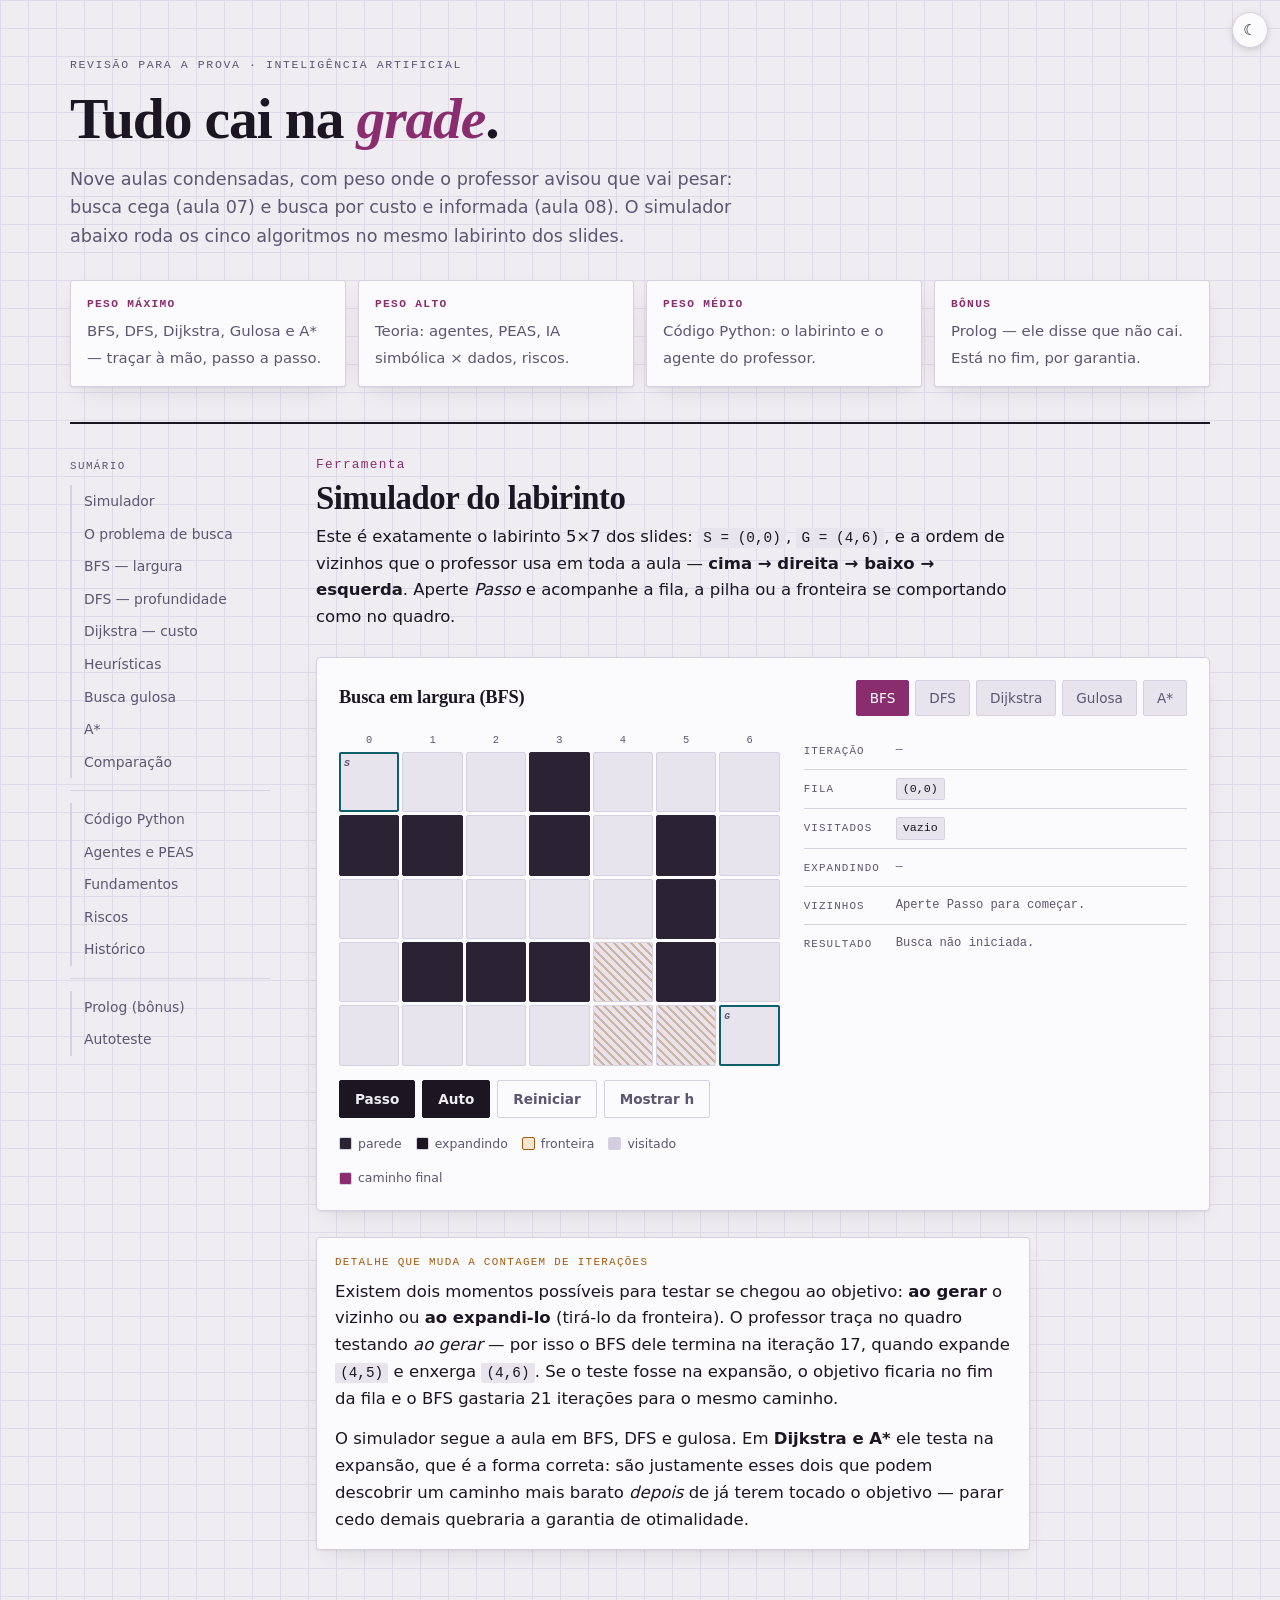
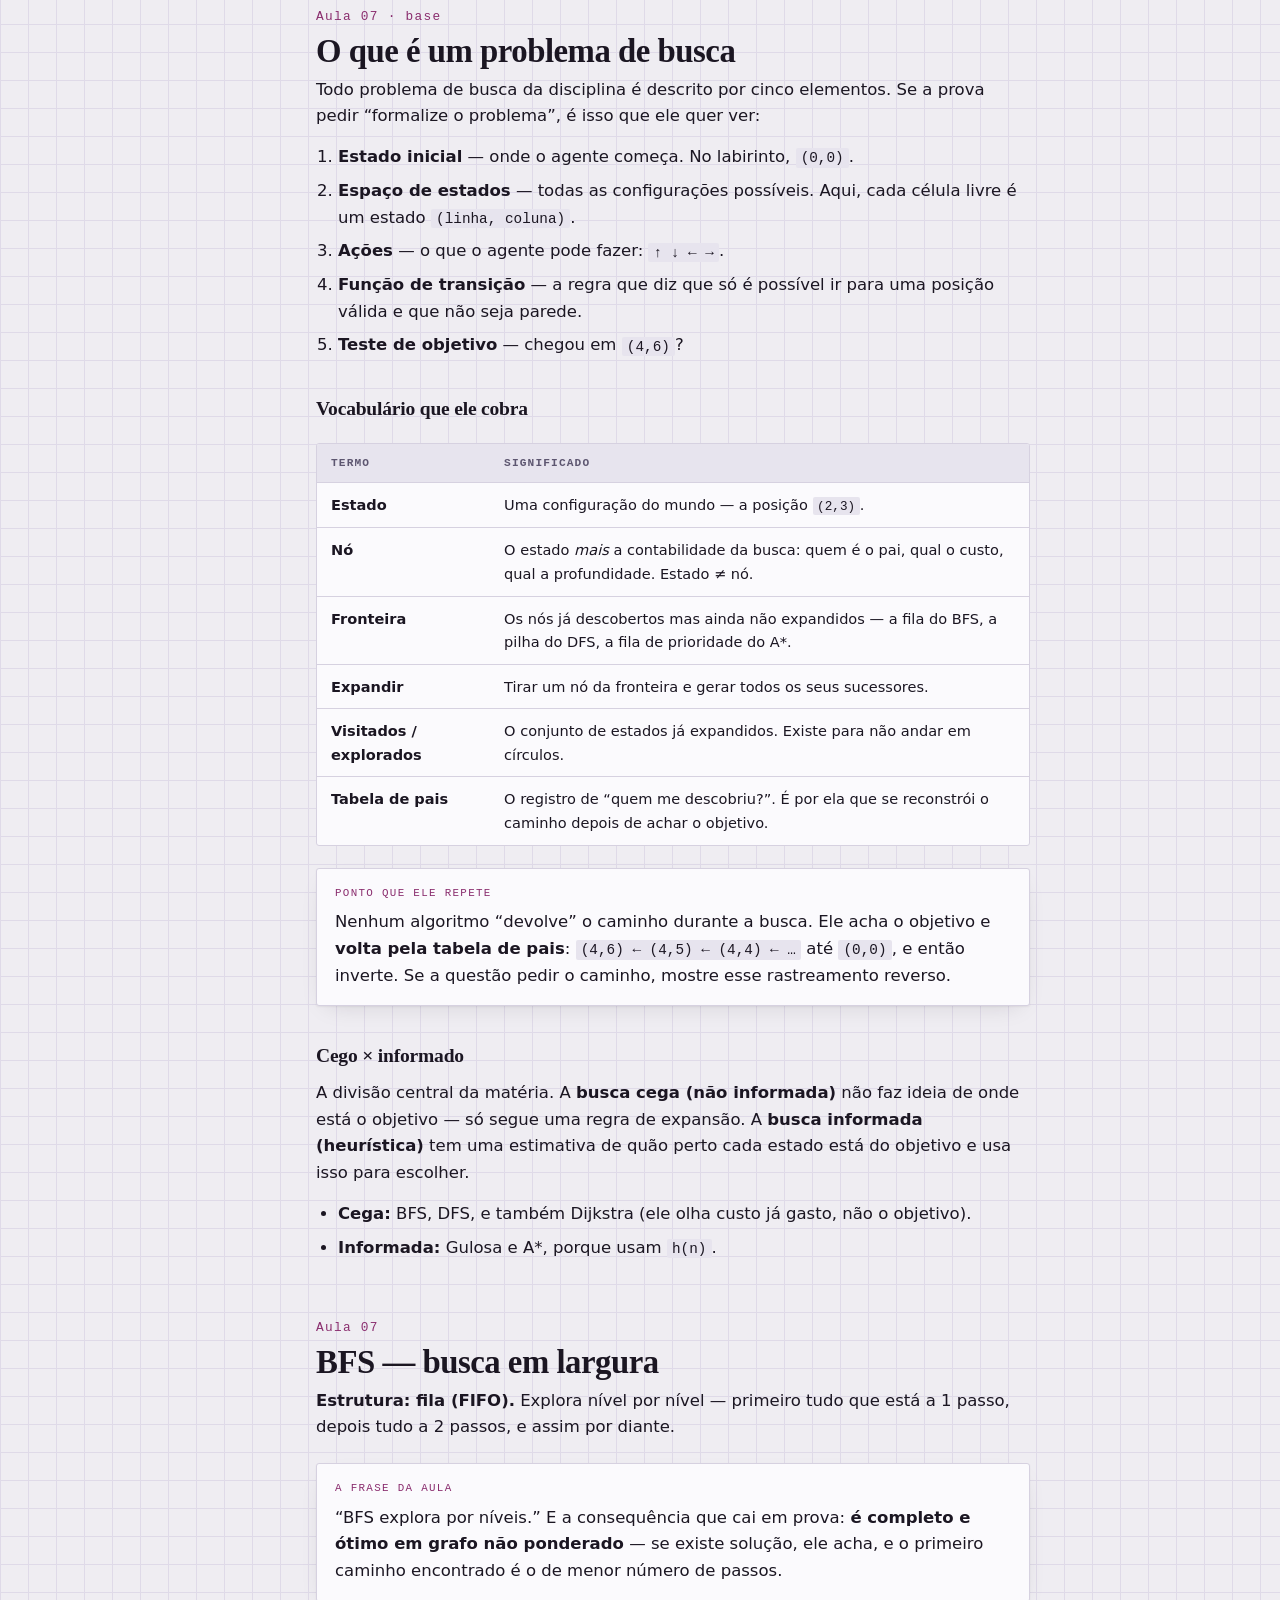
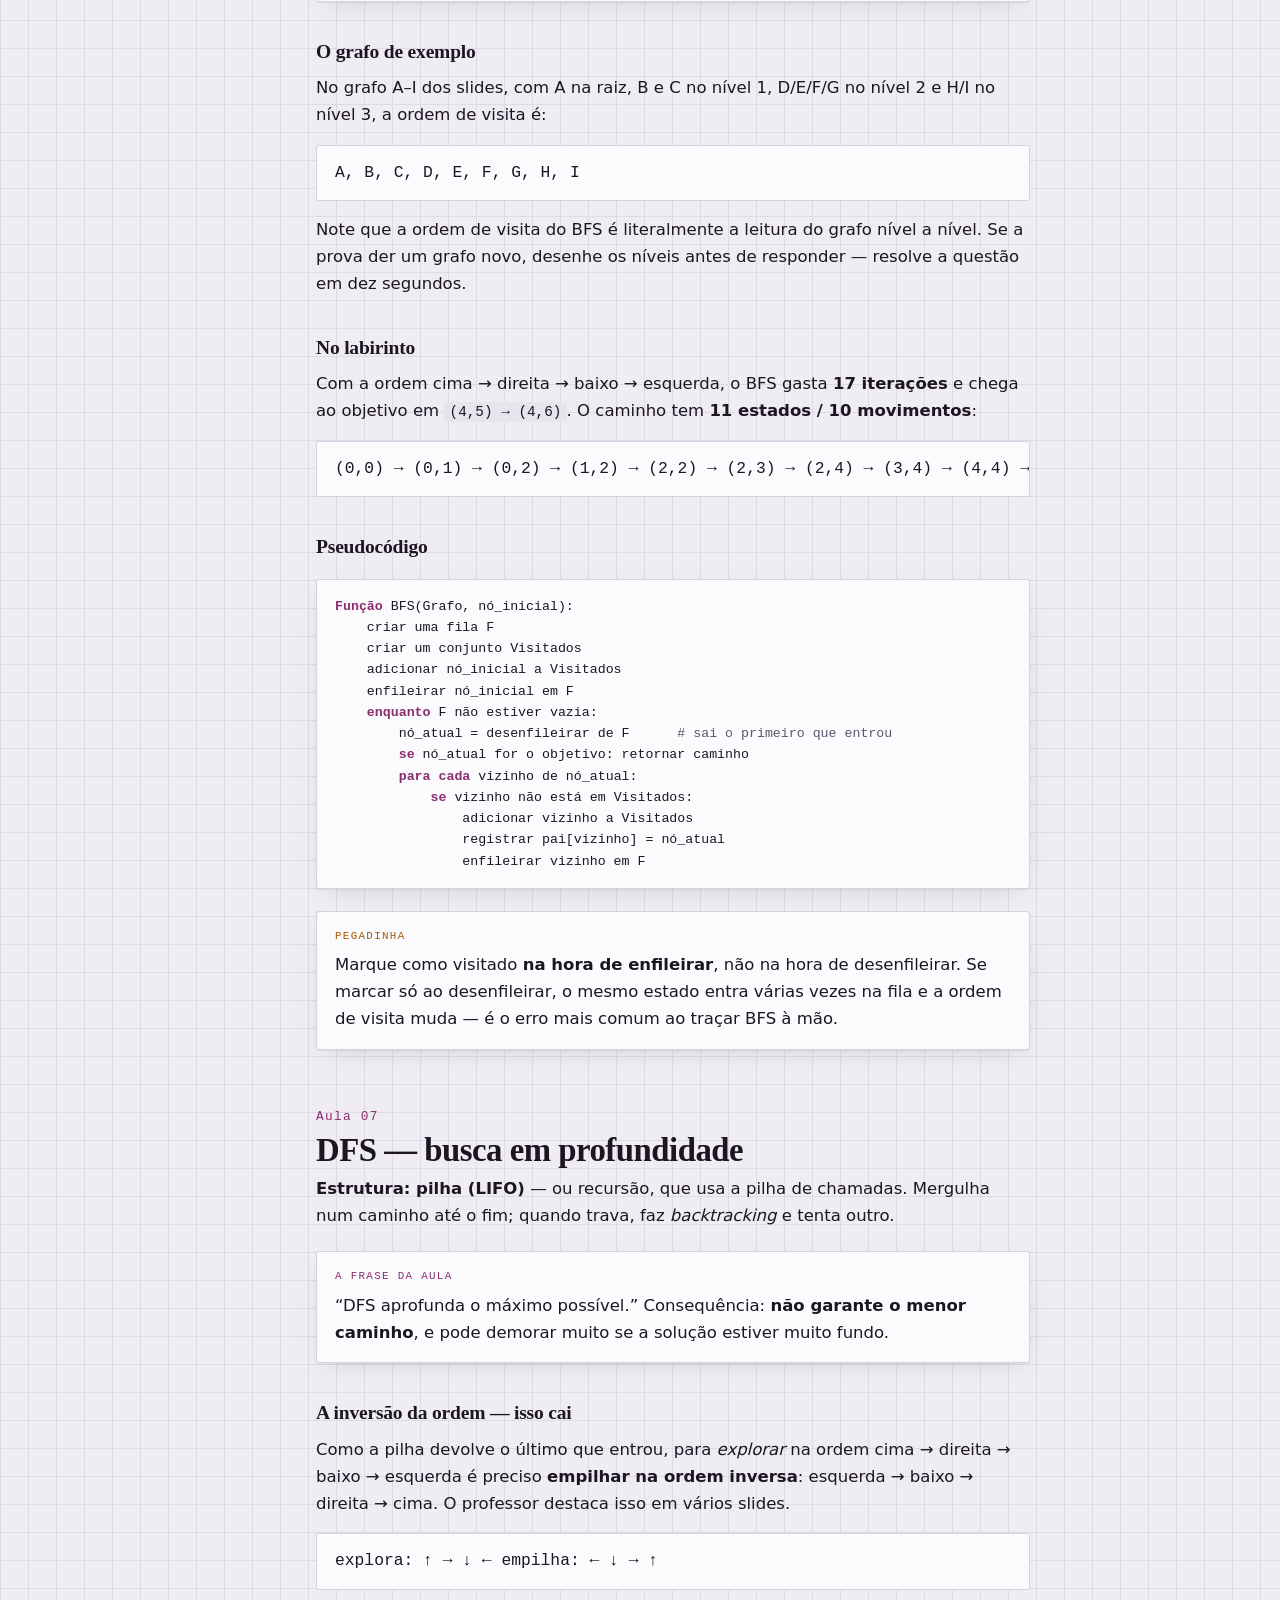
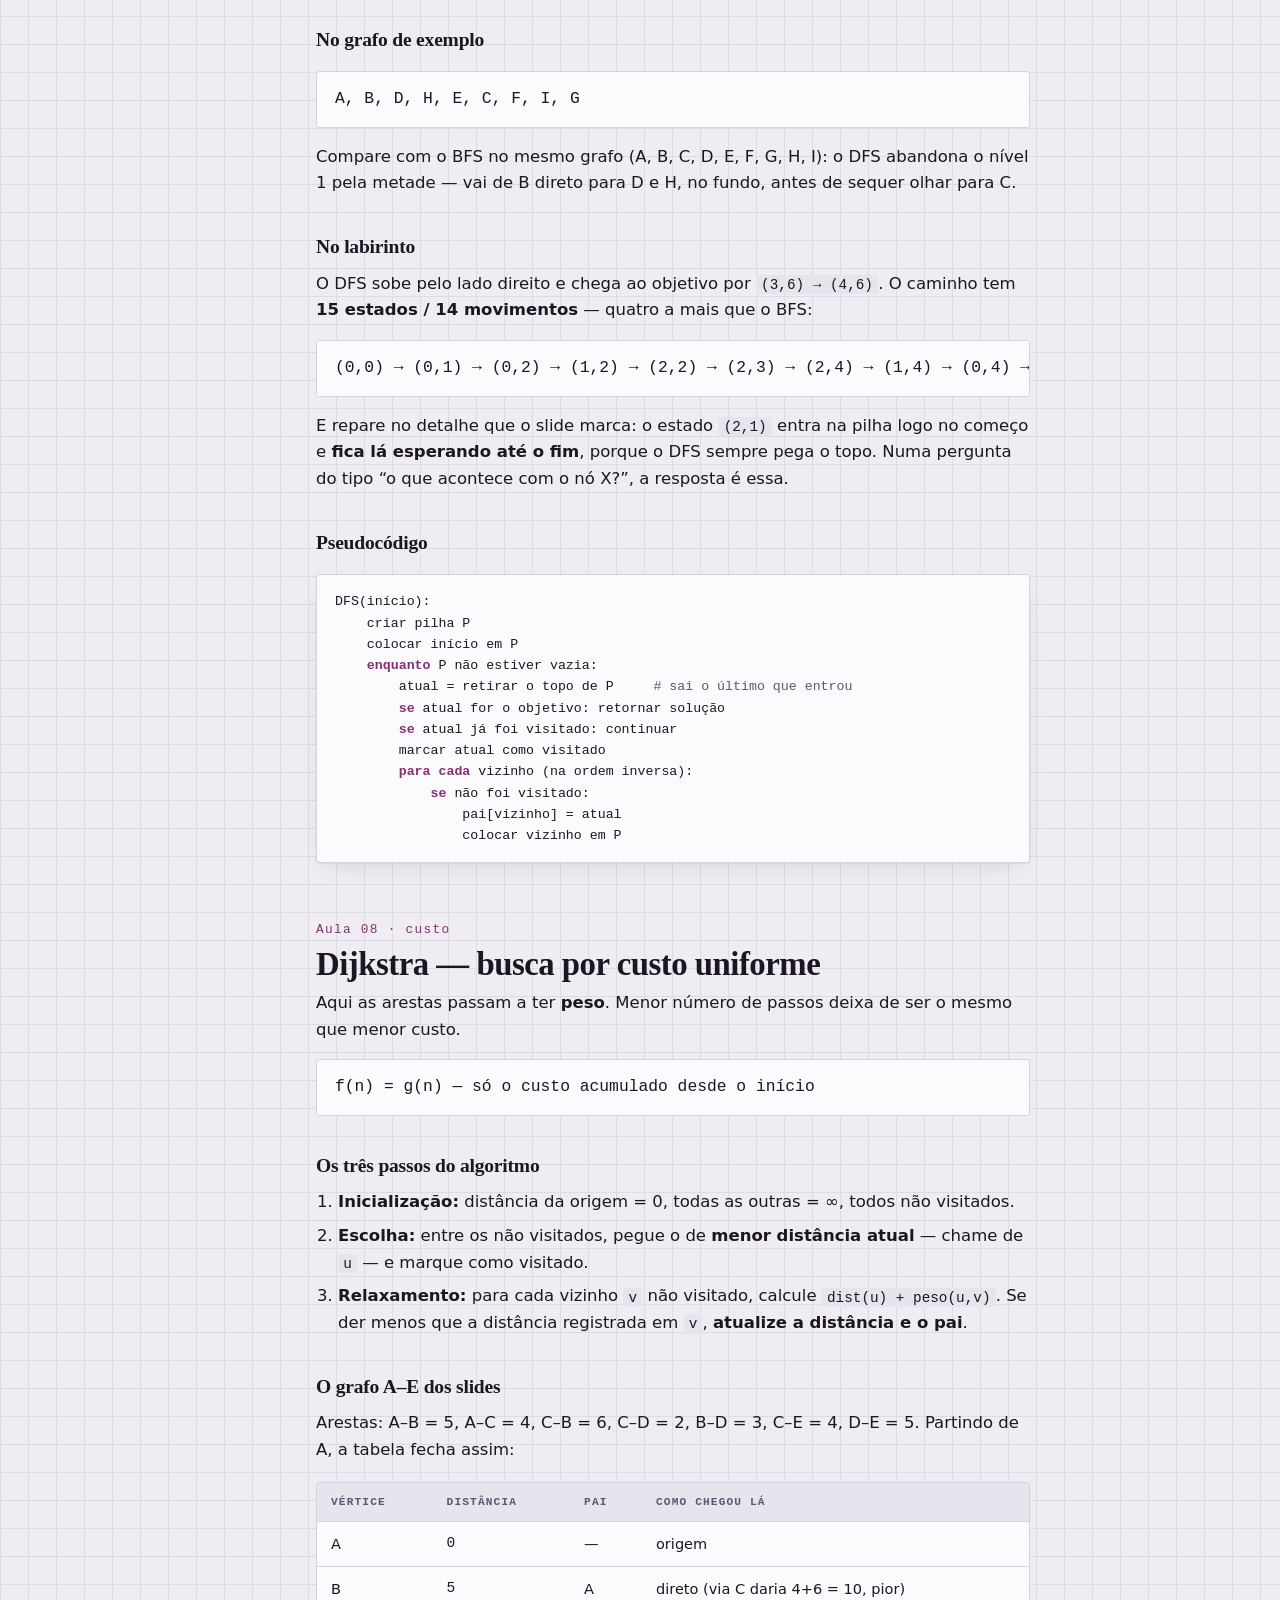
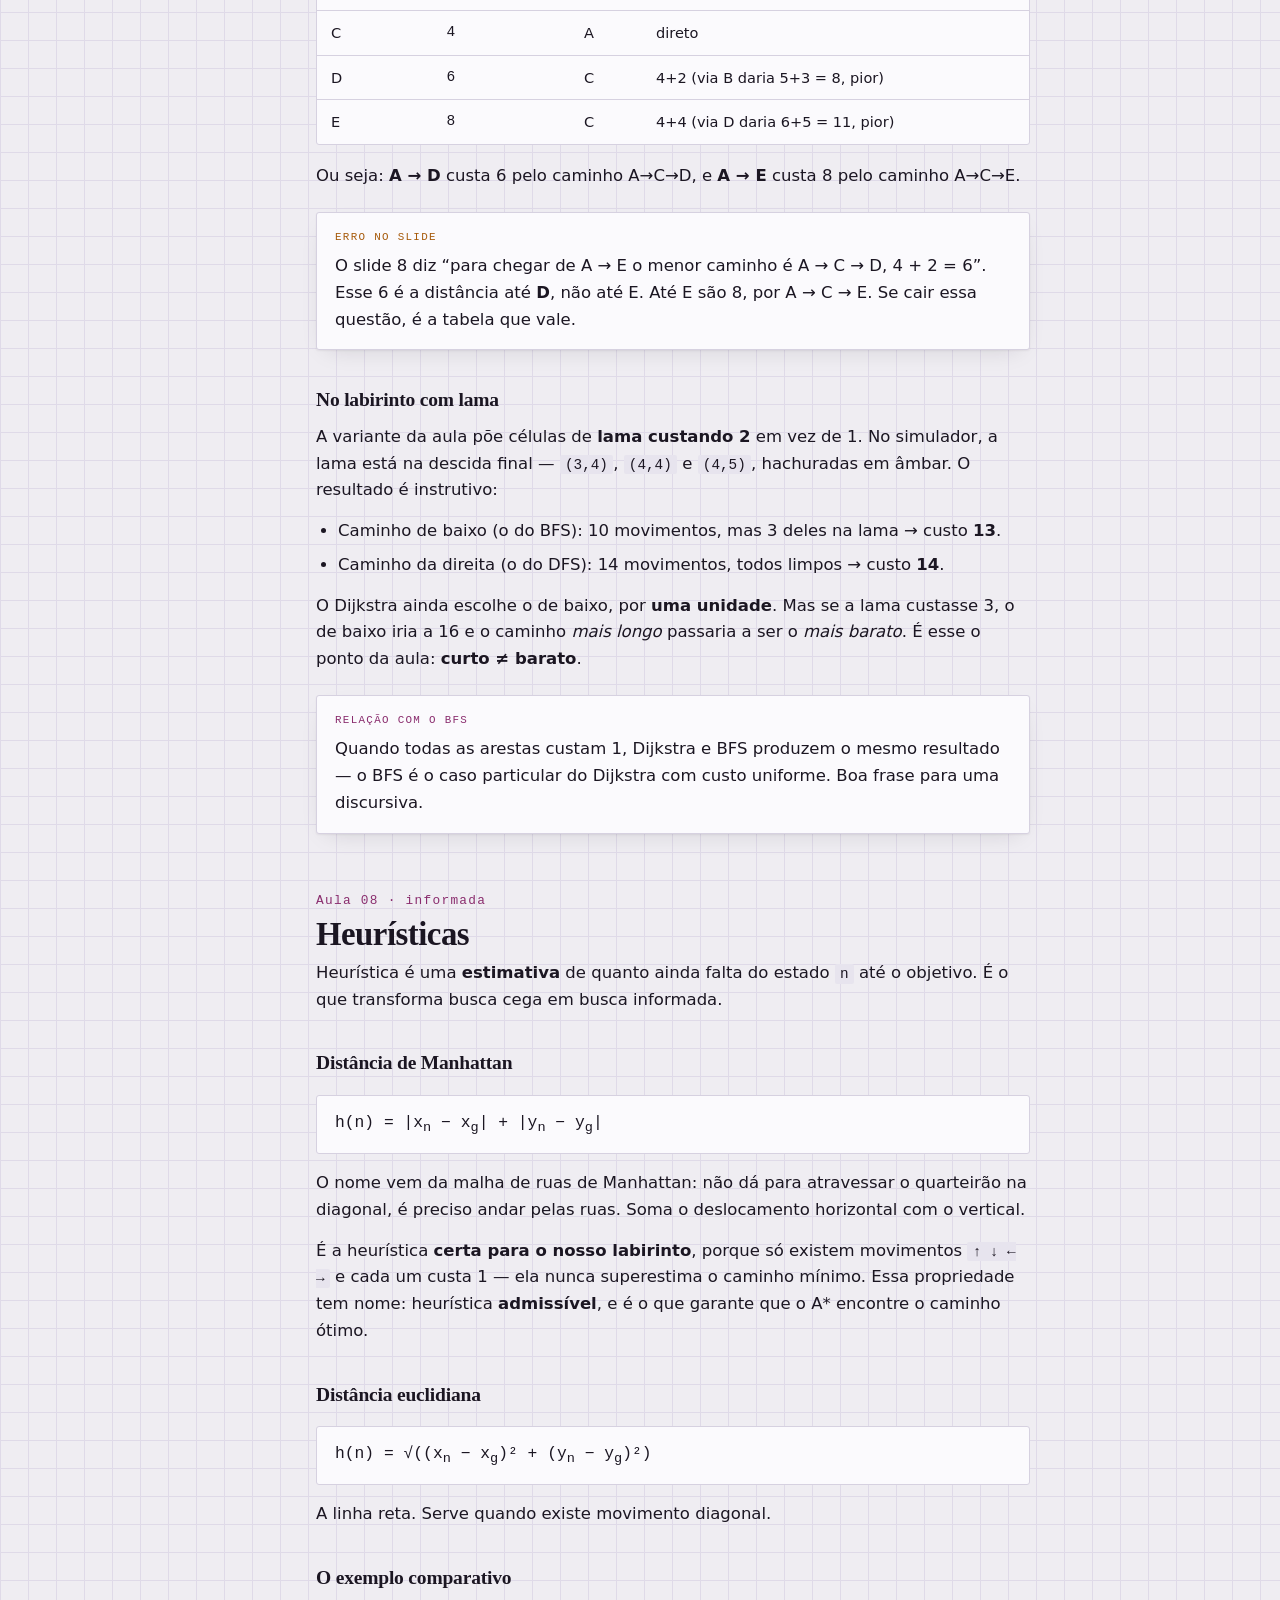
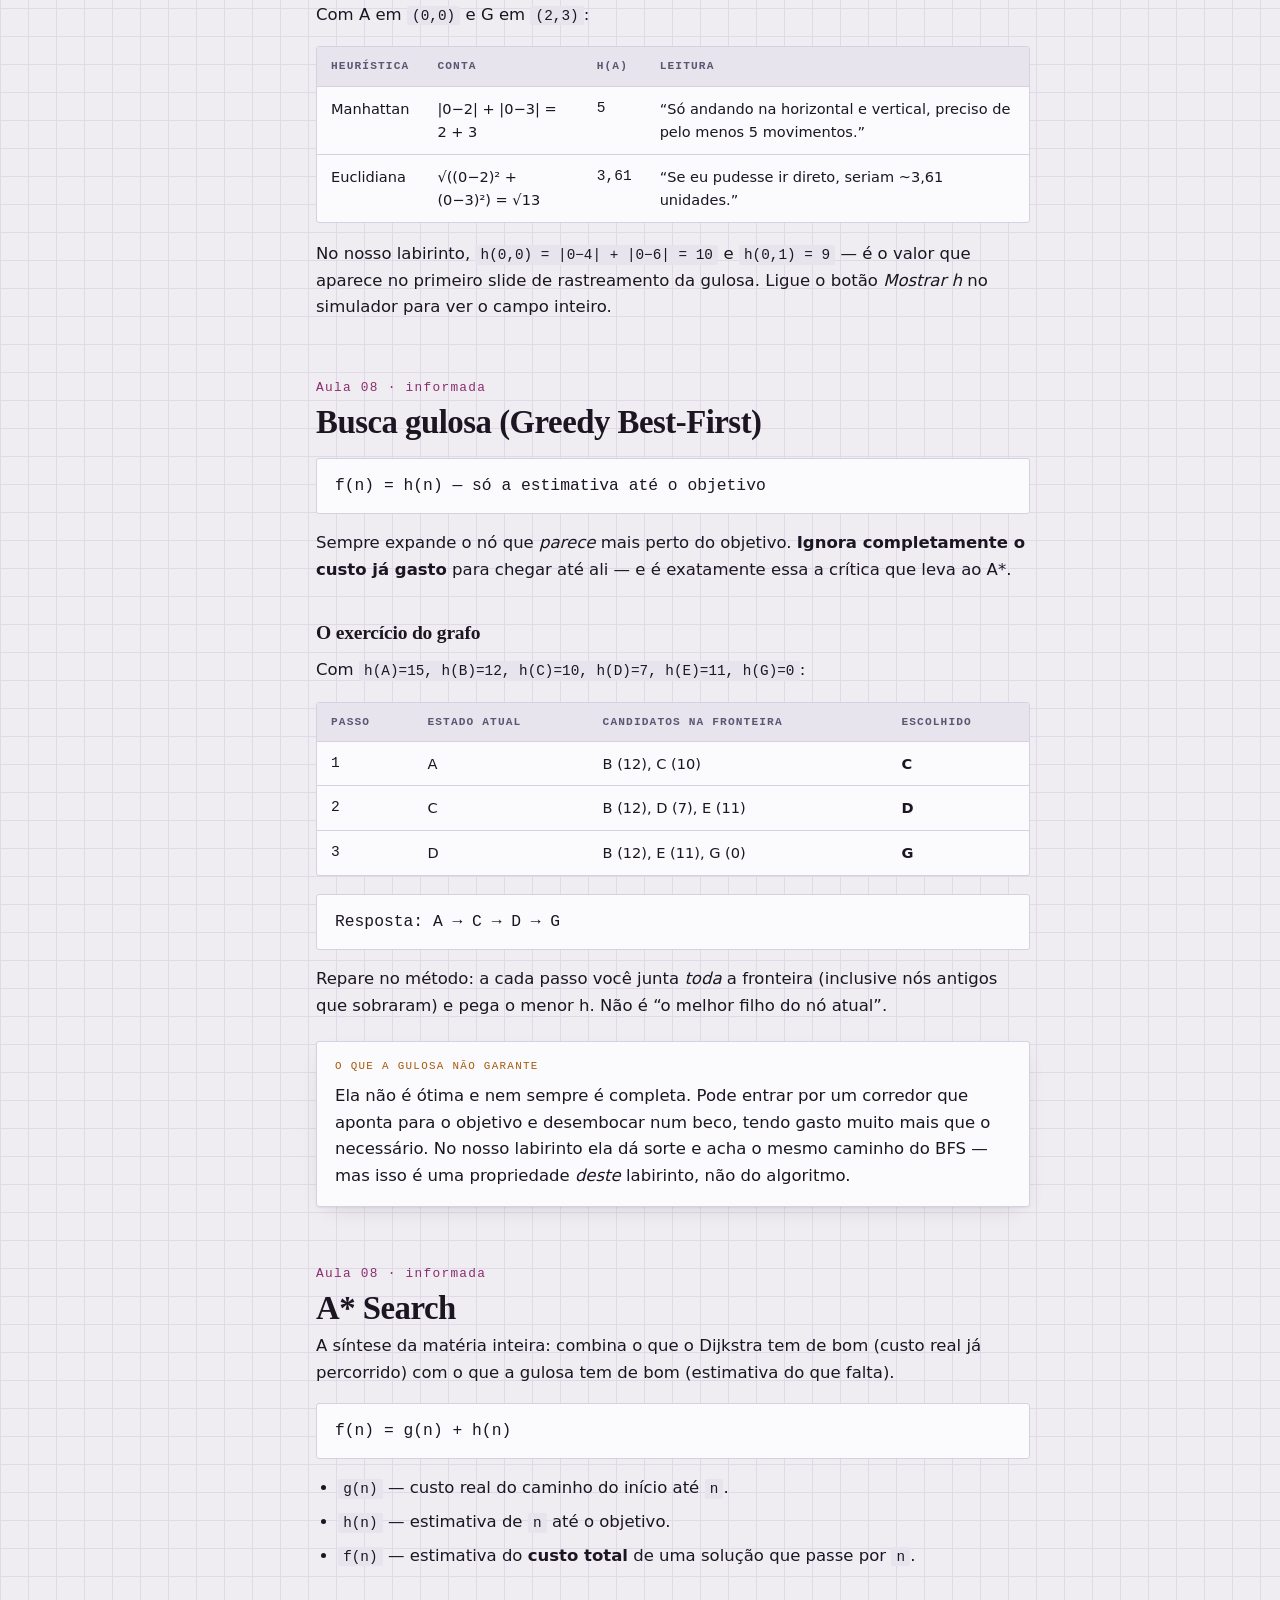
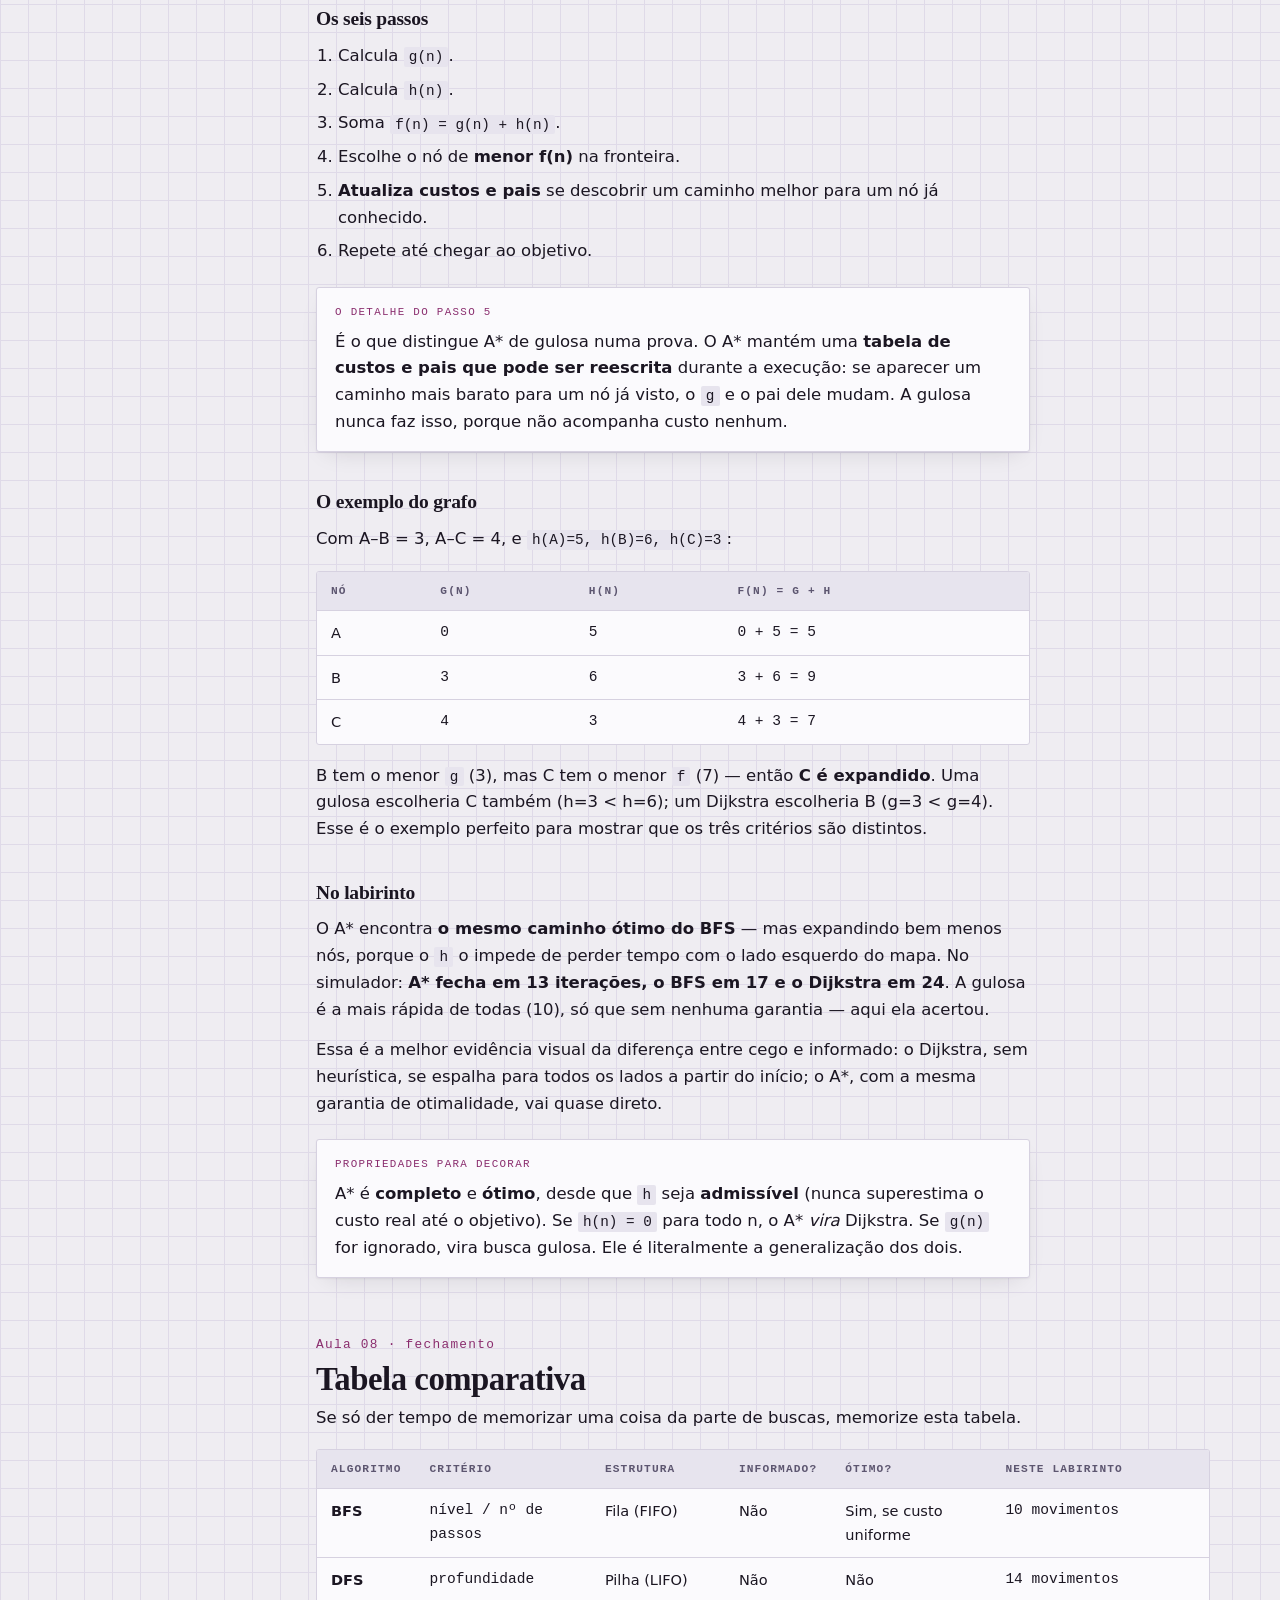
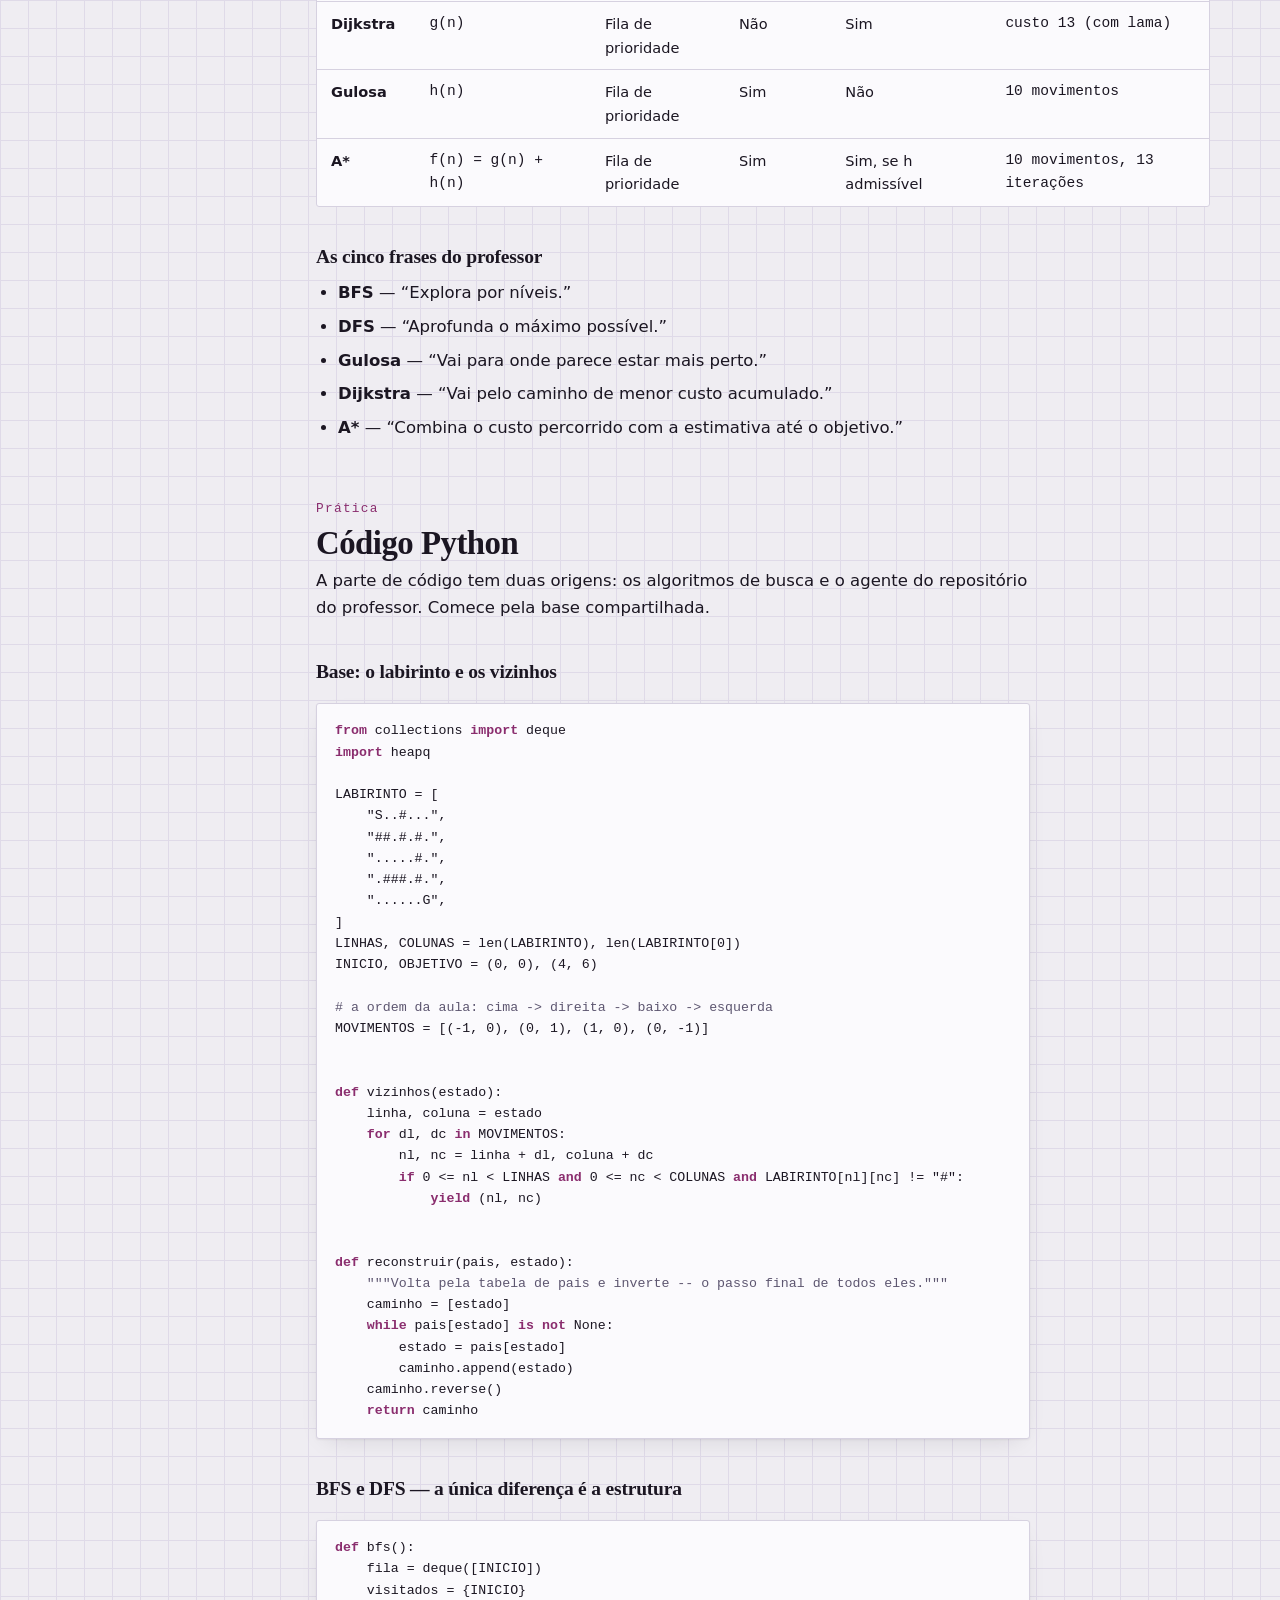
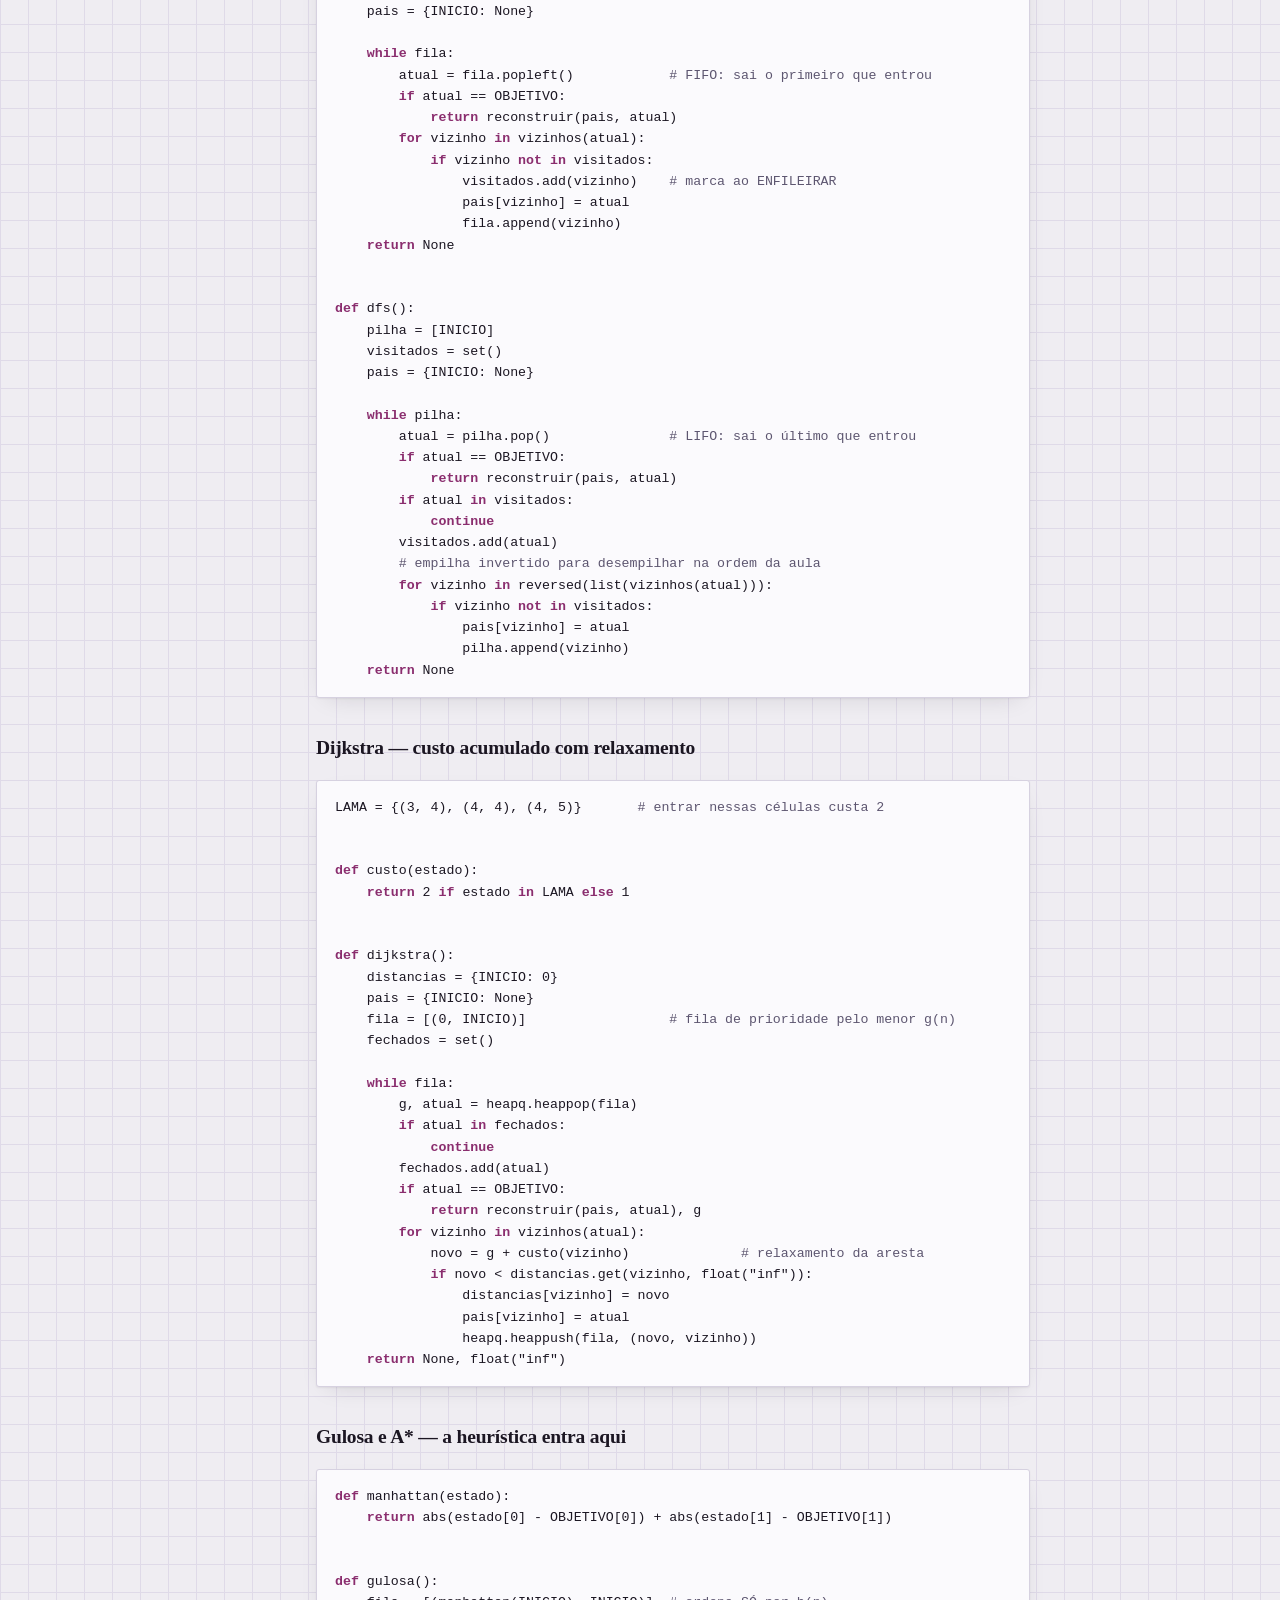
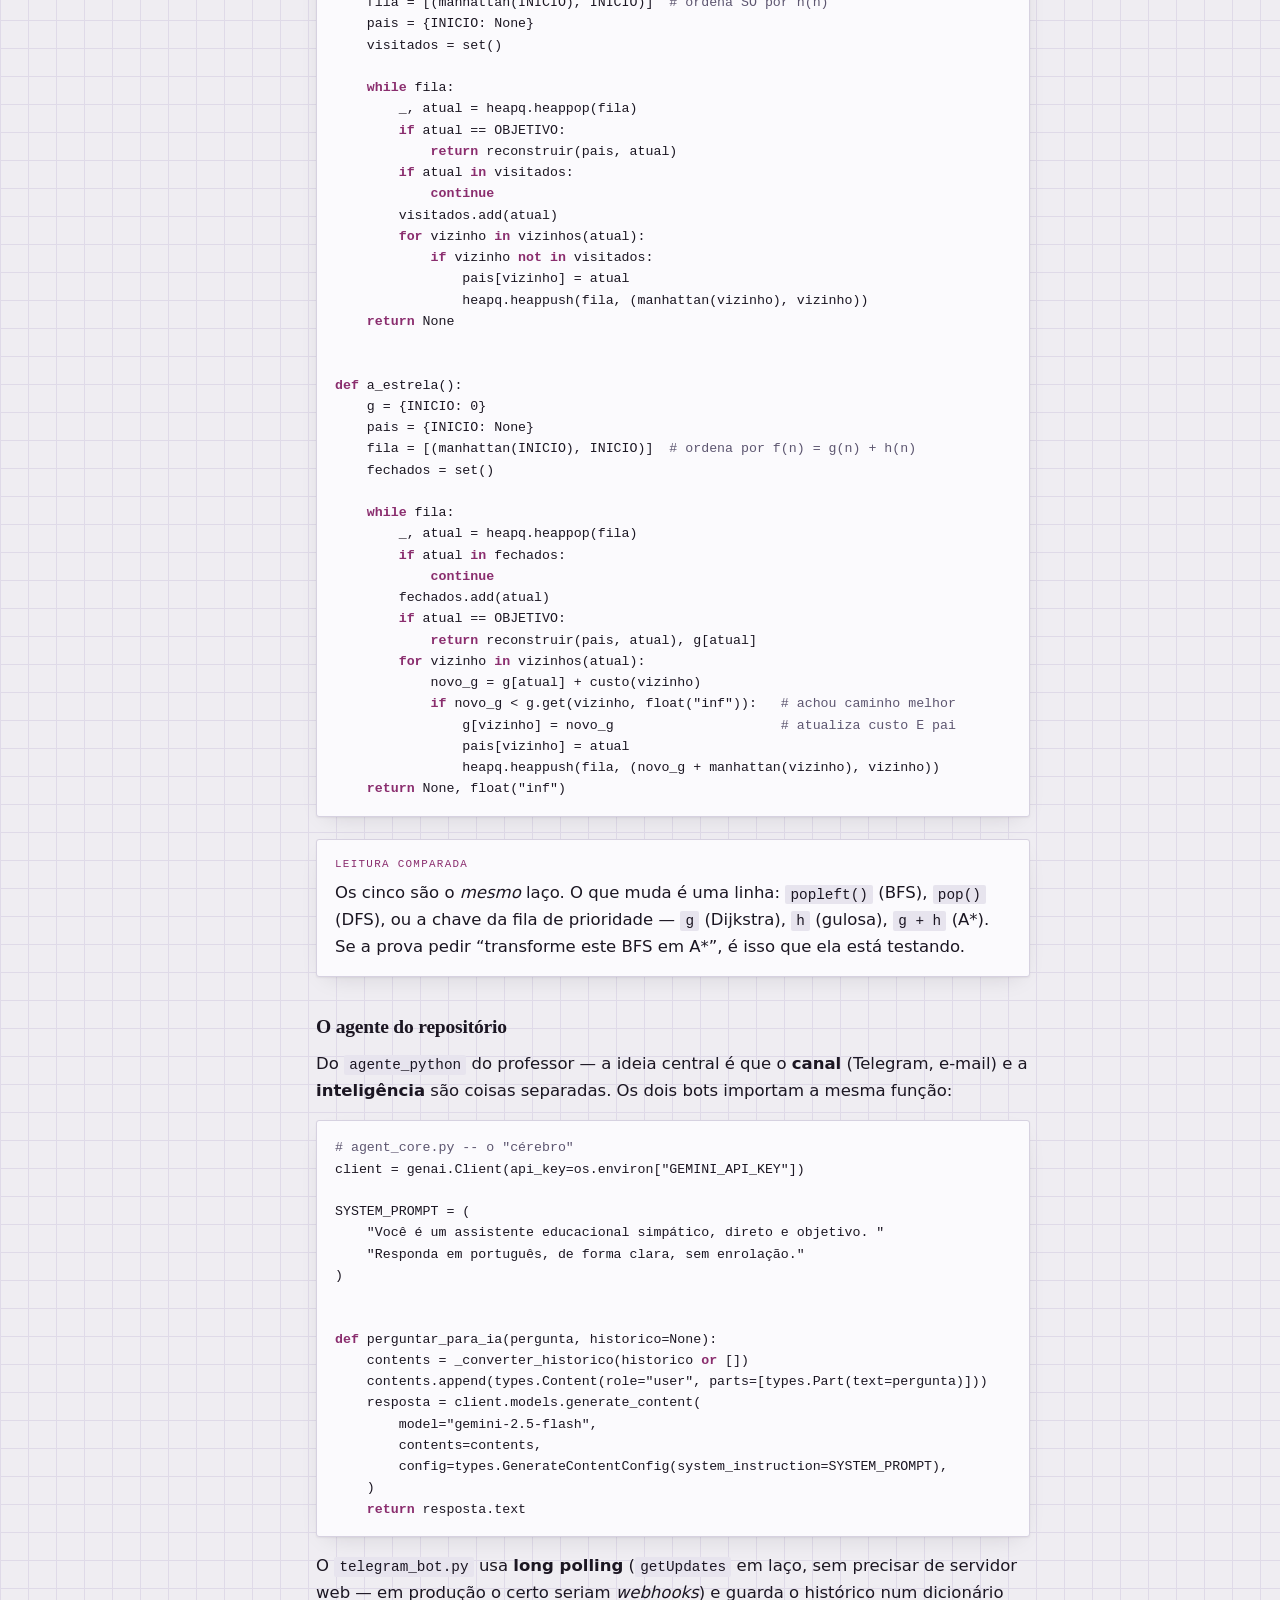
<file: guia.html>
<!doctype html>
<html lang="pt-BR">
<head>
  <meta charset="utf-8">
  <meta name="viewport" content="width=device-width, initial-scale=1">
  <meta name="color-scheme" content="light dark">
  <meta name="description" content="Guia completo de Inteligencia Artificial com simulador interativo de BFS, DFS, Dijkstra, busca gulosa e A*.">
  <title>Guia de revisão — Inteligência Artificial</title>
  <link rel="icon" href="data:image/svg+xml,%3Csvg xmlns=%22http://www.w3.org/2000/svg%22 viewBox=%220 0 100 100%22%3E%3Ctext y=%22.9em%22 font-size=%2290%22%3E🧭%3C/text%3E%3C/svg%3E">
  <style>
    *,*::before,*::after{box-sizing:border-box;}
    html{-webkit-text-size-adjust:100%;}
    body{margin:0;}
    img,svg,video{max-width:100%;height:auto;}
    button,input,select,textarea{font:inherit;color:inherit;}
    table{border-collapse:collapse;}
  </style>
</head>
<body>
<style>
:root{
  --paper:#EFEDF2; --surface:#FBFAFD; --surface-2:#E7E4EE;
  --ink:#1B1622; --ink-soft:#5D5670; --line:#D6D1E0; --grid:#DFDAE8;
  --accent:#8A2D6E; --accent-soft:#F4DCEE; --accent-ink:#FFFFFF;
  --amber:#A65A0B; --amber-soft:#F7E6D2;
  --visited:#D3CDDF; --wall:#2A2333; --good:#1B6B49; --goal:#0F5F6B;
  --shadow:0 1px 2px rgba(27,22,34,.06), 0 8px 24px -12px rgba(27,22,34,.18);
  --mono:ui-monospace,"SF Mono","Cascadia Code","Roboto Mono",Menlo,Consolas,monospace;
  --body:system-ui,-apple-system,"Segoe UI",Roboto,sans-serif;
  --display:Georgia,"Iowan Old Style","Palatino Linotype","Times New Roman",serif;
}
@media (prefers-color-scheme:dark){
  :root{
    --paper:#141119; --surface:#1D1926; --surface-2:#272232;
    --ink:#EDE9F4; --ink-soft:#ABA2BE; --line:#332C41; --grid:#221D2C;
    --accent:#E98FCE; --accent-soft:#3F1B37; --accent-ink:#1B1622;
    --amber:#E7A45C; --amber-soft:#3A2A18;
    --visited:#3A3349; --wall:#0B0910; --good:#5FD3A0; --goal:#6FD2DE;
    --shadow:0 1px 2px rgba(0,0,0,.4), 0 8px 24px -12px rgba(0,0,0,.6);
  }
}
:root[data-theme="dark"]{
  --paper:#141119; --surface:#1D1926; --surface-2:#272232;
  --ink:#EDE9F4; --ink-soft:#ABA2BE; --line:#332C41; --grid:#221D2C;
  --accent:#E98FCE; --accent-soft:#3F1B37; --accent-ink:#1B1622;
  --amber:#E7A45C; --amber-soft:#3A2A18;
  --visited:#3A3349; --wall:#0B0910; --good:#5FD3A0; --goal:#6FD2DE;
  --shadow:0 1px 2px rgba(0,0,0,.4), 0 8px 24px -12px rgba(0,0,0,.6);
}
:root[data-theme="light"]{
  --paper:#EFEDF2; --surface:#FBFAFD; --surface-2:#E7E4EE;
  --ink:#1B1622; --ink-soft:#5D5670; --line:#D6D1E0; --grid:#DFDAE8;
  --accent:#8A2D6E; --accent-soft:#F4DCEE; --accent-ink:#FFFFFF;
  --amber:#A65A0B; --amber-soft:#F7E6D2;
  --visited:#D3CDDF; --wall:#2A2333; --good:#1B6B49; --goal:#0F5F6B;
  --shadow:0 1px 2px rgba(27,22,34,.06), 0 8px 24px -12px rgba(27,22,34,.18);
}

*{box-sizing:border-box;}
body{
  margin:0; background:var(--paper); color:var(--ink);
  font-family:var(--body); font-size:16.5px; line-height:1.62;
  background-image:
    repeating-linear-gradient(to right, var(--grid) 0 1px, transparent 1px 28px),
    repeating-linear-gradient(to bottom, var(--grid) 0 1px, transparent 1px 28px);
  -webkit-font-smoothing:antialiased;
}
.page{max-width:1180px; margin:0 auto; padding:0 20px 96px;}

/* ---------- topo ---------- */
.masthead{padding:56px 0 28px; border-bottom:2px solid var(--ink); margin-bottom:34px;}
.eyebrow{
  font-family:var(--mono); font-size:.72rem; letter-spacing:.14em; text-transform:uppercase;
  color:var(--ink-soft); margin:0 0 14px;
}
h1{
  font-family:var(--display); font-weight:700; font-size:clamp(2.3rem,6vw,3.6rem);
  line-height:1.04; letter-spacing:-.02em; margin:0 0 16px; text-wrap:balance;
}
h1 em{font-style:italic; color:var(--accent);}
.lede{font-size:1.1rem; color:var(--ink-soft); max-width:60ch; margin:0;}

.priority{
  display:grid; gap:12px; grid-template-columns:repeat(auto-fit,minmax(215px,1fr));
  margin:30px 0 0; padding:0; list-style:none;
}
.priority li{
  background:var(--surface); border:1px solid var(--line); border-radius:3px;
  padding:14px 16px; box-shadow:var(--shadow);
}
.priority b{display:block; font-family:var(--mono); font-size:.7rem; letter-spacing:.12em;
  text-transform:uppercase; color:var(--accent); margin-bottom:5px;}
.priority span{font-size:.93rem; color:var(--ink-soft); line-height:1.5;}

/* ---------- layout ---------- */
.shell{display:grid; grid-template-columns:200px minmax(0,1fr); gap:46px; align-items:start;}
@media (max-width:900px){ .shell{grid-template-columns:1fr; gap:0;} nav.rail{display:none;} }

nav.rail{position:sticky; top:24px; font-size:.87rem;}
nav.rail p{font-family:var(--mono); font-size:.68rem; letter-spacing:.13em; text-transform:uppercase;
  color:var(--ink-soft); margin:0 0 10px;}
nav.rail a{display:block; padding:5px 0 5px 12px; color:var(--ink-soft); text-decoration:none;
  border-left:2px solid var(--line); transition:color .15s, border-color .15s;}
nav.rail a:hover, nav.rail a:focus-visible{color:var(--accent); border-left-color:var(--accent);}
nav.rail hr{border:0; border-top:1px solid var(--line); margin:12px 0;}

main{min-width:0;}
section{margin:0 0 60px; scroll-margin-top:24px;}
.prose{max-width:68ch;}

h2{
  font-family:var(--display); font-size:clamp(1.55rem,3.3vw,2.05rem); line-height:1.15;
  letter-spacing:-.015em; margin:0 0 6px; text-wrap:balance;
}
h2 .num{font-family:var(--mono); font-size:.8rem; color:var(--accent); letter-spacing:.1em;
  display:block; margin-bottom:8px; font-weight:400;}
h3{font-family:var(--display); font-size:1.22rem; margin:34px 0 8px; letter-spacing:-.01em;}
h4{font-size:.98rem; margin:22px 0 6px; letter-spacing:.005em;}
p{margin:0 0 14px;}
a{color:var(--accent);}
ul,ol{margin:0 0 14px; padding-left:22px;}
li{margin-bottom:7px;}
strong{font-weight:650;}
code{font-family:var(--mono); font-size:.87em; background:var(--surface-2); padding:.12em .36em; border-radius:2px;}

.callout{
  background:var(--surface); border:1px solid var(--line); border-radius:3px;
  padding:16px 18px; margin:22px 0; box-shadow:var(--shadow);
}
.callout p:last-child{margin-bottom:0;}
.callout .tag{
  font-family:var(--mono); font-size:.68rem; letter-spacing:.12em; text-transform:uppercase;
  color:var(--accent); display:block; margin-bottom:7px;
}
.callout.warn .tag{color:var(--amber);}

.formula{
  font-family:var(--mono); font-size:1.02rem; background:var(--surface); border:1px solid var(--line);
  padding:14px 18px; border-radius:3px; margin:16px 0; overflow-x:auto; white-space:nowrap;
}

/* ---------- tabelas ---------- */
.scroller{overflow-x:auto; margin:18px 0; border:1px solid var(--line); border-radius:3px; background:var(--surface);}
table{border-collapse:collapse; width:100%; font-size:.91rem; min-width:520px;}
th,td{text-align:left; padding:10px 14px; border-bottom:1px solid var(--line); vertical-align:top;}
thead th{font-family:var(--mono); font-size:.7rem; letter-spacing:.1em; text-transform:uppercase;
  color:var(--ink-soft); background:var(--surface-2); white-space:nowrap;}
tbody tr:last-child td{border-bottom:0;}
td.num, th.num{font-family:var(--mono); font-variant-numeric:tabular-nums;}

/* ---------- código ---------- */
pre{
  font-family:var(--mono); font-size:.83rem; line-height:1.6; background:var(--surface);
  border:1px solid var(--line); border-radius:3px; padding:16px 18px; overflow-x:auto; margin:16px 0;
  box-shadow:var(--shadow);
}
pre b{color:var(--accent); font-weight:600;}
pre i{color:var(--ink-soft); font-style:normal;}

/* ---------- simulador ---------- */
.lab{
  background:var(--surface); border:1px solid var(--line); border-radius:4px;
  padding:22px; margin:26px 0; box-shadow:var(--shadow);
}
.lab-head{display:flex; flex-wrap:wrap; gap:14px; align-items:baseline; justify-content:space-between; margin-bottom:16px;}
.lab-head h3{margin:0; font-size:1.15rem;}
.segmented{display:flex; flex-wrap:wrap; gap:6px;}
button{font-family:inherit; font-size:.85rem; cursor:pointer;}
.seg{
  background:var(--surface-2); border:1px solid var(--line); color:var(--ink-soft);
  padding:6px 13px; border-radius:2px; transition:background .15s,color .15s,border-color .15s;
}
.seg:hover{color:var(--ink);}
.seg[aria-pressed="true"]{background:var(--accent); border-color:var(--accent); color:var(--accent-ink);}
.seg:focus-visible, .ctrl:focus-visible{outline:2px solid var(--accent); outline-offset:2px;}

.lab-body{display:grid; grid-template-columns:minmax(0,1.15fr) minmax(0,1fr); gap:24px; align-items:start;}
@media (max-width:760px){ .lab-body{grid-template-columns:1fr;} }

.maze{display:grid; grid-template-columns:repeat(7,1fr); gap:3px; margin-bottom:6px;}
.cell{
  position:relative; aspect-ratio:1; border-radius:2px; background:var(--surface-2);
  border:1px solid var(--line); display:flex; align-items:center; justify-content:center;
  font-family:var(--mono); font-size:.8rem; font-variant-numeric:tabular-nums; color:var(--ink-soft);
  transition:background .18s, border-color .18s, color .18s;
}
.cell.wall{background:var(--wall); border-color:var(--wall);}
.cell.mud::after{
  content:""; position:absolute; inset:0; border-radius:1px; pointer-events:none;
  background:repeating-linear-gradient(45deg, var(--amber) 0 2px, transparent 2px 6px); opacity:.35;
}
.cell.visited{background:var(--visited); border-color:var(--visited); color:var(--ink);}
.cell.frontier{background:var(--amber-soft); border-color:var(--amber); color:var(--amber); font-weight:600;}
.cell.current{background:var(--ink); border-color:var(--ink); color:var(--paper); font-weight:700;}
.cell.path{background:var(--accent); border-color:var(--accent); color:var(--accent-ink); font-weight:700;}
.cell .tagmark{
  position:absolute; top:2px; left:3px; font-size:.6rem; font-weight:700; letter-spacing:.04em;
}
.cell.sg{border-width:2px; border-color:var(--goal);}
.cell .hval{position:absolute; bottom:1px; right:3px; font-size:.58rem; opacity:.72;}
@media (prefers-reduced-motion:reduce){ .cell{transition:none;} }

.axis{display:grid; grid-template-columns:repeat(7,1fr); gap:3px; font-family:var(--mono);
  font-size:.65rem; color:var(--ink-soft); text-align:center; margin-bottom:3px;}

.ctrls{display:flex; flex-wrap:wrap; gap:7px; margin-top:14px;}
.ctrl{
  background:var(--ink); color:var(--paper); border:1px solid var(--ink);
  padding:7px 15px; border-radius:2px; font-weight:550;
}
.ctrl.ghost{background:transparent; color:var(--ink-soft); border-color:var(--line);}
.ctrl.ghost[aria-pressed="true"]{border-color:var(--accent); color:var(--accent);}
.ctrl:disabled{opacity:.4; cursor:not-allowed;}

.readout{font-size:.88rem;}
.readout .row{
  display:grid; grid-template-columns:82px minmax(0,1fr); gap:10px; padding:8px 0;
  border-bottom:1px solid var(--line);
}
.readout .row:last-of-type{border-bottom:0;}
.readout .k{font-family:var(--mono); font-size:.68rem; letter-spacing:.1em; text-transform:uppercase; color:var(--ink-soft); padding-top:3px;}
.chips{display:flex; flex-wrap:wrap; gap:4px;}
.chip{font-family:var(--mono); font-size:.73rem; background:var(--surface-2); border:1px solid var(--line);
  padding:1px 6px; border-radius:2px; font-variant-numeric:tabular-nums;}
.chip.hot{background:var(--amber-soft); border-color:var(--amber); color:var(--amber);}
.chip.done{background:var(--accent-soft); border-color:var(--accent); color:var(--accent);}
.note{font-family:var(--mono); font-size:.76rem; line-height:1.75; color:var(--ink-soft); margin:0;}
.note b{color:var(--ink); font-weight:600;}
.step-state{font-family:var(--mono); font-size:.72rem; letter-spacing:.08em; text-transform:uppercase; color:var(--ink-soft);}

.legend{display:flex; flex-wrap:wrap; gap:14px; margin-top:16px; font-size:.78rem; color:var(--ink-soft);}
.legend span{display:flex; align-items:center; gap:6px;}
.sw{width:13px; height:13px; border-radius:2px; border:1px solid var(--line); flex:none;}

/* ---------- flashcards ---------- */
.cards{display:grid; gap:10px; grid-template-columns:repeat(auto-fit,minmax(280px,1fr)); margin-top:20px;}
.card{
  background:var(--surface); border:1px solid var(--line); border-radius:3px; padding:0;
  box-shadow:var(--shadow); overflow:hidden;
}
.card button{
  width:100%; text-align:left; background:none; border:0; padding:14px 16px; color:var(--ink);
  font-size:.95rem; font-weight:600; line-height:1.45; display:flex; gap:10px; align-items:flex-start;
}
.card button:focus-visible{outline:2px solid var(--accent); outline-offset:-2px;}
.card button::before{content:"?"; font-family:var(--mono); color:var(--accent); font-weight:700; flex:none;}
.card .ans{padding:0 16px 15px 32px; font-size:.9rem; color:var(--ink-soft); display:none;}
.card.open .ans{display:block;}
.card .ans code{font-size:.85em;}

footer{margin-top:60px; padding-top:22px; border-top:1px solid var(--line); font-size:.85rem; color:var(--ink-soft);}
</style>

<div class="page">

<header class="masthead">
  <p class="eyebrow">Revisão para a prova · Inteligência Artificial</p>
  <h1>Tudo cai na <em>grade</em>.</h1>
  <p class="lede">Nove aulas condensadas, com peso onde o professor avisou que vai pesar: busca cega (aula 07) e busca por custo e informada (aula 08). O simulador abaixo roda os cinco algoritmos no mesmo labirinto dos slides.</p>

  <ul class="priority">
    <li><b>Peso máximo</b><span>BFS, DFS, Dijkstra, Gulosa e A* — traçar à mão, passo a passo.</span></li>
    <li><b>Peso alto</b><span>Teoria: agentes, PEAS, IA simbólica × dados, riscos.</span></li>
    <li><b>Peso médio</b><span>Código Python: o labirinto e o agente do professor.</span></li>
    <li><b>Bônus</b><span>Prolog — ele disse que não cai. Está no fim, por garantia.</span></li>
  </ul>
</header>

<div class="shell">

<nav class="rail" aria-label="Sumário">
  <p>Sumário</p>
  <a href="#simulador">Simulador</a>
  <a href="#problema">O problema de busca</a>
  <a href="#bfs">BFS — largura</a>
  <a href="#dfs">DFS — profundidade</a>
  <a href="#dijkstra">Dijkstra — custo</a>
  <a href="#heuristica">Heurísticas</a>
  <a href="#gulosa">Busca gulosa</a>
  <a href="#astar">A*</a>
  <a href="#comparacao">Comparação</a>
  <hr>
  <a href="#codigo">Código Python</a>
  <a href="#agentes">Agentes e PEAS</a>
  <a href="#fundamentos">Fundamentos</a>
  <a href="#riscos">Riscos</a>
  <a href="#historico">Histórico</a>
  <hr>
  <a href="#prolog">Prolog (bônus)</a>
  <a href="#autoteste">Autoteste</a>
</nav>

<main>

<!-- ============ SIMULADOR ============ -->
<section id="simulador">
  <h2><span class="num">Ferramenta</span>Simulador do labirinto</h2>
  <div class="prose">
    <p>Este é exatamente o labirinto 5×7 dos slides: <code>S = (0,0)</code>, <code>G = (4,6)</code>, e a ordem de vizinhos que o professor usa em toda a aula — <strong>cima → direita → baixo → esquerda</strong>. Aperte <em>Passo</em> e acompanhe a fila, a pilha ou a fronteira se comportando como no quadro.</p>
  </div>

  <div class="lab">
    <div class="lab-head">
      <h3 id="labTitle">Busca em largura (BFS)</h3>
      <div class="segmented" role="group" aria-label="Escolher algoritmo">
        <button class="seg" data-algo="bfs" aria-pressed="true">BFS</button>
        <button class="seg" data-algo="dfs" aria-pressed="false">DFS</button>
        <button class="seg" data-algo="dij" aria-pressed="false">Dijkstra</button>
        <button class="seg" data-algo="gbfs" aria-pressed="false">Gulosa</button>
        <button class="seg" data-algo="astar" aria-pressed="false">A*</button>
      </div>
    </div>

    <div class="lab-body">
      <div>
        <div class="axis" id="axis"></div>
        <div class="maze" id="maze" role="img" aria-label="Labirinto 5 por 7 com o estado atual da busca"></div>
        <div class="ctrls">
          <button class="ctrl" id="btnStep">Passo</button>
          <button class="ctrl" id="btnAuto">Auto</button>
          <button class="ctrl ghost" id="btnReset">Reiniciar</button>
          <button class="ctrl ghost" id="btnH" aria-pressed="false">Mostrar h</button>
        </div>
        <div class="legend legend--maze">
          <span><i class="sw" style="background:var(--wall)"></i>parede</span>
          <span><i class="sw" style="background:var(--ink)"></i>expandindo</span>
          <span><i class="sw" style="background:var(--amber-soft);border-color:var(--amber)"></i>fronteira</span>
          <span><i class="sw" style="background:var(--visited)"></i>visitado</span>
          <span><i class="sw" style="background:var(--accent)"></i>caminho final</span>
        </div>
      </div>

      <div class="readout">
        <div class="row"><span class="k">Iteração</span><span class="step-state" id="rIter">—</span></div>
        <div class="row"><span class="k" id="kFront">Fila</span><span class="chips" id="rFront"></span></div>
        <div class="row"><span class="k">Visitados</span><span class="chips" id="rVis"></span></div>
        <div class="row"><span class="k">Expandindo</span><span class="step-state" id="rCur">—</span></div>
        <div class="row"><span class="k">Vizinhos</span><p class="note" id="rNote">—</p></div>
        <div class="row"><span class="k">Resultado</span><p class="note" id="rResult">Busca em andamento.</p></div>
      </div>
    </div>
  </div>

  <div class="prose">
    <div class="callout warn">
      <span class="tag">Detalhe que muda a contagem de iterações</span>
      <p>Existem dois momentos possíveis para testar se chegou ao objetivo: <strong>ao gerar</strong> o vizinho ou <strong>ao expandi-lo</strong> (tirá-lo da fronteira). O professor traça no quadro testando <em>ao gerar</em> — por isso o BFS dele termina na iteração 17, quando expande <code>(4,5)</code> e enxerga <code>(4,6)</code>. Se o teste fosse na expansão, o objetivo ficaria no fim da fila e o BFS gastaria 21 iterações para o mesmo caminho.</p>
      <p>O simulador segue a aula em BFS, DFS e gulosa. Em <strong>Dijkstra e A*</strong> ele testa na expansão, que é a forma correta: são justamente esses dois que podem descobrir um caminho mais barato <em>depois</em> de já terem tocado o objetivo — parar cedo demais quebraria a garantia de otimalidade.</p>
    </div>
  </div>
</section>

<!-- ============ PROBLEMA ============ -->
<section id="problema">
  <h2><span class="num">Aula 07 · base</span>O que é um problema de busca</h2>
  <div class="prose">
    <p>Todo problema de busca da disciplina é descrito por cinco elementos. Se a prova pedir “formalize o problema”, é isso que ele quer ver:</p>
    <ol>
      <li><strong>Estado inicial</strong> — onde o agente começa. No labirinto, <code>(0,0)</code>.</li>
      <li><strong>Espaço de estados</strong> — todas as configurações possíveis. Aqui, cada célula livre é um estado <code>(linha, coluna)</code>.</li>
      <li><strong>Ações</strong> — o que o agente pode fazer: <code>↑ ↓ ← →</code>.</li>
      <li><strong>Função de transição</strong> — a regra que diz que só é possível ir para uma posição válida e que não seja parede.</li>
      <li><strong>Teste de objetivo</strong> — chegou em <code>(4,6)</code>?</li>
    </ol>

    <h3>Vocabulário que ele cobra</h3>
    <div class="scroller">
      <table>
        <thead><tr><th>Termo</th><th>Significado</th></tr></thead>
        <tbody>
          <tr><td><strong>Estado</strong></td><td>Uma configuração do mundo — a posição <code>(2,3)</code>.</td></tr>
          <tr><td><strong>Nó</strong></td><td>O estado <em>mais</em> a contabilidade da busca: quem é o pai, qual o custo, qual a profundidade. Estado ≠ nó.</td></tr>
          <tr><td><strong>Fronteira</strong></td><td>Os nós já descobertos mas ainda não expandidos — a fila do BFS, a pilha do DFS, a fila de prioridade do A*.</td></tr>
          <tr><td><strong>Expandir</strong></td><td>Tirar um nó da fronteira e gerar todos os seus sucessores.</td></tr>
          <tr><td><strong>Visitados / explorados</strong></td><td>O conjunto de estados já expandidos. Existe para não andar em círculos.</td></tr>
          <tr><td><strong>Tabela de pais</strong></td><td>O registro de “quem me descobriu?”. É por ela que se reconstrói o caminho depois de achar o objetivo.</td></tr>
        </tbody>
      </table>
    </div>

    <div class="callout">
      <span class="tag">Ponto que ele repete</span>
      <p>Nenhum algoritmo “devolve” o caminho durante a busca. Ele acha o objetivo e <strong>volta pela tabela de pais</strong>: <code>(4,6) ← (4,5) ← (4,4) ← …</code> até <code>(0,0)</code>, e então inverte. Se a questão pedir o caminho, mostre esse rastreamento reverso.</p>
    </div>

    <h3>Cego × informado</h3>
    <p>A divisão central da matéria. A <strong>busca cega (não informada)</strong> não faz ideia de onde está o objetivo — só segue uma regra de expansão. A <strong>busca informada (heurística)</strong> tem uma estimativa de quão perto cada estado está do objetivo e usa isso para escolher.</p>
    <ul>
      <li><strong>Cega:</strong> BFS, DFS, e também Dijkstra (ele olha custo já gasto, não o objetivo).</li>
      <li><strong>Informada:</strong> Gulosa e A*, porque usam <code>h(n)</code>.</li>
    </ul>
  </div>
</section>

<!-- ============ BFS ============ -->
<section id="bfs">
  <h2><span class="num">Aula 07</span>BFS — busca em largura</h2>
  <div class="prose">
    <p><strong>Estrutura: fila (FIFO).</strong> Explora nível por nível — primeiro tudo que está a 1 passo, depois tudo a 2 passos, e assim por diante.</p>

    <div class="callout">
      <span class="tag">A frase da aula</span>
      <p>“BFS explora por níveis.” E a consequência que cai em prova: <strong>é completo e ótimo em grafo não ponderado</strong> — se existe solução, ele acha, e o primeiro caminho encontrado é o de menor número de passos.</p>
    </div>

    <h3>O grafo de exemplo</h3>
    <p>No grafo A–I dos slides, com A na raiz, B e C no nível 1, D/E/F/G no nível 2 e H/I no nível 3, a ordem de visita é:</p>
    <div class="formula">A, B, C, D, E, F, G, H, I</div>
    <p>Note que a ordem de visita do BFS é literalmente a leitura do grafo nível a nível. Se a prova der um grafo novo, desenhe os níveis antes de responder — resolve a questão em dez segundos.</p>

    <h3>No labirinto</h3>
    <p>Com a ordem cima → direita → baixo → esquerda, o BFS gasta <strong>17 iterações</strong> e chega ao objetivo em <code>(4,5) → (4,6)</code>. O caminho tem <strong>11 estados / 10 movimentos</strong>:</p>
    <div class="formula">(0,0) → (0,1) → (0,2) → (1,2) → (2,2) → (2,3) → (2,4) → (3,4) → (4,4) → (4,5) → (4,6)</div>

    <h3>Pseudocódigo</h3>
<pre><b>Função</b> BFS(Grafo, nó_inicial):
    criar uma fila F
    criar um conjunto Visitados
    adicionar nó_inicial a Visitados
    enfileirar nó_inicial em F
    <b>enquanto</b> F não estiver vazia:
        nó_atual = desenfileirar de F      <i># sai o primeiro que entrou</i>
        <b>se</b> nó_atual for o objetivo: retornar caminho
        <b>para cada</b> vizinho de nó_atual:
            <b>se</b> vizinho não está em Visitados:
                adicionar vizinho a Visitados
                registrar pai[vizinho] = nó_atual
                enfileirar vizinho em F</pre>

    <div class="callout warn">
      <span class="tag">Pegadinha</span>
      <p>Marque como visitado <strong>na hora de enfileirar</strong>, não na hora de desenfileirar. Se marcar só ao desenfileirar, o mesmo estado entra várias vezes na fila e a ordem de visita muda — é o erro mais comum ao traçar BFS à mão.</p>
    </div>
  </div>
</section>

<!-- ============ DFS ============ -->
<section id="dfs">
  <h2><span class="num">Aula 07</span>DFS — busca em profundidade</h2>
  <div class="prose">
    <p><strong>Estrutura: pilha (LIFO)</strong> — ou recursão, que usa a pilha de chamadas. Mergulha num caminho até o fim; quando trava, faz <em>backtracking</em> e tenta outro.</p>

    <div class="callout">
      <span class="tag">A frase da aula</span>
      <p>“DFS aprofunda o máximo possível.” Consequência: <strong>não garante o menor caminho</strong>, e pode demorar muito se a solução estiver muito fundo.</p>
    </div>

    <h3>A inversão da ordem — isso cai</h3>
    <p>Como a pilha devolve o último que entrou, para <em>explorar</em> na ordem cima → direita → baixo → esquerda é preciso <strong>empilhar na ordem inversa</strong>: esquerda → baixo → direita → cima. O professor destaca isso em vários slides.</p>
    <div class="formula">explora: ↑ → ↓ ←     empilha: ← ↓ → ↑</div>

    <h3>No grafo de exemplo</h3>
    <div class="formula">A, B, D, H, E, C, F, I, G</div>
    <p>Compare com o BFS no mesmo grafo (A, B, C, D, E, F, G, H, I): o DFS abandona o nível 1 pela metade — vai de B direto para D e H, no fundo, antes de sequer olhar para C.</p>

    <h3>No labirinto</h3>
    <p>O DFS sobe pelo lado direito e chega ao objetivo por <code>(3,6) → (4,6)</code>. O caminho tem <strong>15 estados / 14 movimentos</strong> — quatro a mais que o BFS:</p>
    <div class="formula">(0,0) → (0,1) → (0,2) → (1,2) → (2,2) → (2,3) → (2,4) → (1,4) → (0,4) → (0,5) → (0,6) → (1,6) → (2,6) → (3,6) → (4,6)</div>
    <p>E repare no detalhe que o slide marca: o estado <code>(2,1)</code> entra na pilha logo no começo e <strong>fica lá esperando até o fim</strong>, porque o DFS sempre pega o topo. Numa pergunta do tipo “o que acontece com o nó X?”, a resposta é essa.</p>

    <h3>Pseudocódigo</h3>
<pre>DFS(início):
    criar pilha P
    colocar início em P
    <b>enquanto</b> P não estiver vazia:
        atual = retirar o topo de P     <i># sai o último que entrou</i>
        <b>se</b> atual for o objetivo: retornar solução
        <b>se</b> atual já foi visitado: continuar
        marcar atual como visitado
        <b>para cada</b> vizinho (na ordem inversa):
            <b>se</b> não foi visitado:
                pai[vizinho] = atual
                colocar vizinho em P</pre>
  </div>
</section>

<!-- ============ DIJKSTRA ============ -->
<section id="dijkstra">
  <h2><span class="num">Aula 08 · custo</span>Dijkstra — busca por custo uniforme</h2>
  <div class="prose">
    <p>Aqui as arestas passam a ter <strong>peso</strong>. Menor número de passos deixa de ser o mesmo que menor custo.</p>
    <div class="formula">f(n) = g(n)     — só o custo acumulado desde o início</div>

    <h3>Os três passos do algoritmo</h3>
    <ol>
      <li><strong>Inicialização:</strong> distância da origem = 0, todas as outras = ∞, todos não visitados.</li>
      <li><strong>Escolha:</strong> entre os não visitados, pegue o de <strong>menor distância atual</strong> — chame de <code>u</code> — e marque como visitado.</li>
      <li><strong>Relaxamento:</strong> para cada vizinho <code>v</code> não visitado, calcule <code>dist(u) + peso(u,v)</code>. Se der menos que a distância registrada em <code>v</code>, <strong>atualize a distância e o pai</strong>.</li>
    </ol>

    <h3>O grafo A–E dos slides</h3>
    <p>Arestas: A–B = 5, A–C = 4, C–B = 6, C–D = 2, B–D = 3, C–E = 4, D–E = 5. Partindo de A, a tabela fecha assim:</p>
    <div class="scroller">
      <table>
        <thead><tr><th>Vértice</th><th class="num">Distância</th><th>Pai</th><th>Como chegou lá</th></tr></thead>
        <tbody>
          <tr><td>A</td><td class="num">0</td><td>—</td><td>origem</td></tr>
          <tr><td>B</td><td class="num">5</td><td>A</td><td>direto (via C daria 4+6 = 10, pior)</td></tr>
          <tr><td>C</td><td class="num">4</td><td>A</td><td>direto</td></tr>
          <tr><td>D</td><td class="num">6</td><td>C</td><td>4+2 (via B daria 5+3 = 8, pior)</td></tr>
          <tr><td>E</td><td class="num">8</td><td>C</td><td>4+4 (via D daria 6+5 = 11, pior)</td></tr>
        </tbody>
      </table>
    </div>
    <p>Ou seja: <strong>A → D</strong> custa 6 pelo caminho A→C→D, e <strong>A → E</strong> custa 8 pelo caminho A→C→E.</p>

    <div class="callout warn">
      <span class="tag">Erro no slide</span>
      <p>O slide 8 diz “para chegar de A → E o menor caminho é A → C → D, 4 + 2 = 6”. Esse 6 é a distância até <strong>D</strong>, não até E. Até E são 8, por A → C → E. Se cair essa questão, é a tabela que vale.</p>
    </div>

    <h3>No labirinto com lama</h3>
    <p>A variante da aula põe células de <strong>lama custando 2</strong> em vez de 1. No simulador, a lama está na descida final — <code>(3,4)</code>, <code>(4,4)</code> e <code>(4,5)</code>, hachuradas em âmbar. O resultado é instrutivo:</p>
    <ul>
      <li>Caminho de baixo (o do BFS): 10 movimentos, mas 3 deles na lama → custo <strong>13</strong>.</li>
      <li>Caminho da direita (o do DFS): 14 movimentos, todos limpos → custo <strong>14</strong>.</li>
    </ul>
    <p>O Dijkstra ainda escolhe o de baixo, por <strong>uma unidade</strong>. Mas se a lama custasse 3, o de baixo iria a 16 e o caminho <em>mais longo</em> passaria a ser o <em>mais barato</em>. É esse o ponto da aula: <strong>curto ≠ barato</strong>.</p>

    <div class="callout">
      <span class="tag">Relação com o BFS</span>
      <p>Quando todas as arestas custam 1, Dijkstra e BFS produzem o mesmo resultado — o BFS é o caso particular do Dijkstra com custo uniforme. Boa frase para uma discursiva.</p>
    </div>
  </div>
</section>

<!-- ============ HEURÍSTICA ============ -->
<section id="heuristica">
  <h2><span class="num">Aula 08 · informada</span>Heurísticas</h2>
  <div class="prose">
    <p>Heurística é uma <strong>estimativa</strong> de quanto ainda falta do estado <code>n</code> até o objetivo. É o que transforma busca cega em busca informada.</p>

    <h3>Distância de Manhattan</h3>
    <div class="formula">h(n) = |x<sub>n</sub> − x<sub>g</sub>| + |y<sub>n</sub> − y<sub>g</sub>|</div>
    <p>O nome vem da malha de ruas de Manhattan: não dá para atravessar o quarteirão na diagonal, é preciso andar pelas ruas. Soma o deslocamento horizontal com o vertical.</p>
    <p>É a heurística <strong>certa para o nosso labirinto</strong>, porque só existem movimentos <code>↑ ↓ ← →</code> e cada um custa 1 — ela nunca superestima o caminho mínimo. Essa propriedade tem nome: heurística <strong>admissível</strong>, e é o que garante que o A* encontre o caminho ótimo.</p>

    <h3>Distância euclidiana</h3>
    <div class="formula">h(n) = √((x<sub>n</sub> − x<sub>g</sub>)² + (y<sub>n</sub> − y<sub>g</sub>)²)</div>
    <p>A linha reta. Serve quando existe movimento diagonal.</p>

    <h3>O exemplo comparativo</h3>
    <p>Com A em <code>(0,0)</code> e G em <code>(2,3)</code>:</p>
    <div class="scroller">
      <table>
        <thead><tr><th>Heurística</th><th>Conta</th><th class="num">h(A)</th><th>Leitura</th></tr></thead>
        <tbody>
          <tr><td>Manhattan</td><td>|0−2| + |0−3| = 2 + 3</td><td class="num">5</td><td>“Só andando na horizontal e vertical, preciso de pelo menos 5 movimentos.”</td></tr>
          <tr><td>Euclidiana</td><td>√((0−2)² + (0−3)²) = √13</td><td class="num">3,61</td><td>“Se eu pudesse ir direto, seriam ~3,61 unidades.”</td></tr>
        </tbody>
      </table>
    </div>
    <p>No nosso labirinto, <code>h(0,0) = |0−4| + |0−6| = 10</code> e <code>h(0,1) = 9</code> — é o valor que aparece no primeiro slide de rastreamento da gulosa. Ligue o botão <em>Mostrar h</em> no simulador para ver o campo inteiro.</p>
  </div>
</section>

<!-- ============ GULOSA ============ -->
<section id="gulosa">
  <h2><span class="num">Aula 08 · informada</span>Busca gulosa (Greedy Best-First)</h2>
  <div class="prose">
    <div class="formula">f(n) = h(n)     — só a estimativa até o objetivo</div>
    <p>Sempre expande o nó que <em>parece</em> mais perto do objetivo. <strong>Ignora completamente o custo já gasto</strong> para chegar até ali — e é exatamente essa a crítica que leva ao A*.</p>

    <h3>O exercício do grafo</h3>
    <p>Com <code>h(A)=15, h(B)=12, h(C)=10, h(D)=7, h(E)=11, h(G)=0</code>:</p>
    <div class="scroller">
      <table>
        <thead><tr><th class="num">Passo</th><th>Estado atual</th><th>Candidatos na fronteira</th><th>Escolhido</th></tr></thead>
        <tbody>
          <tr><td class="num">1</td><td>A</td><td>B (12), C (10)</td><td><strong>C</strong></td></tr>
          <tr><td class="num">2</td><td>C</td><td>B (12), D (7), E (11)</td><td><strong>D</strong></td></tr>
          <tr><td class="num">3</td><td>D</td><td>B (12), E (11), G (0)</td><td><strong>G</strong></td></tr>
        </tbody>
      </table>
    </div>
    <div class="formula">Resposta: A → C → D → G</div>
    <p>Repare no método: a cada passo você junta <em>toda</em> a fronteira (inclusive nós antigos que sobraram) e pega o menor h. Não é “o melhor filho do nó atual”.</p>

    <div class="callout warn">
      <span class="tag">O que a gulosa não garante</span>
      <p>Ela não é ótima e nem sempre é completa. Pode entrar por um corredor que aponta para o objetivo e desembocar num beco, tendo gasto muito mais que o necessário. No nosso labirinto ela dá sorte e acha o mesmo caminho do BFS — mas isso é uma propriedade <em>deste</em> labirinto, não do algoritmo.</p>
    </div>
  </div>
</section>

<!-- ============ A* ============ -->
<section id="astar">
  <h2><span class="num">Aula 08 · informada</span>A* Search</h2>
  <div class="prose">
    <p>A síntese da matéria inteira: combina o que o Dijkstra tem de bom (custo real já percorrido) com o que a gulosa tem de bom (estimativa do que falta).</p>
    <div class="formula">f(n) = g(n) + h(n)</div>
    <ul>
      <li><code>g(n)</code> — custo real do caminho do início até <code>n</code>.</li>
      <li><code>h(n)</code> — estimativa de <code>n</code> até o objetivo.</li>
      <li><code>f(n)</code> — estimativa do <strong>custo total</strong> de uma solução que passe por <code>n</code>.</li>
    </ul>

    <h3>Os seis passos</h3>
    <ol>
      <li>Calcula <code>g(n)</code>.</li>
      <li>Calcula <code>h(n)</code>.</li>
      <li>Soma <code>f(n) = g(n) + h(n)</code>.</li>
      <li>Escolhe o nó de <strong>menor f(n)</strong> na fronteira.</li>
      <li><strong>Atualiza custos e pais</strong> se descobrir um caminho melhor para um nó já conhecido.</li>
      <li>Repete até chegar ao objetivo.</li>
    </ol>

    <div class="callout">
      <span class="tag">O detalhe do passo 5</span>
      <p>É o que distingue A* de gulosa numa prova. O A* mantém uma <strong>tabela de custos e pais que pode ser reescrita</strong> durante a execução: se aparecer um caminho mais barato para um nó já visto, o <code>g</code> e o pai dele mudam. A gulosa nunca faz isso, porque não acompanha custo nenhum.</p>
    </div>

    <h3>O exemplo do grafo</h3>
    <p>Com A–B = 3, A–C = 4, e <code>h(A)=5, h(B)=6, h(C)=3</code>:</p>
    <div class="scroller">
      <table>
        <thead><tr><th>Nó</th><th class="num">g(n)</th><th class="num">h(n)</th><th class="num">f(n) = g + h</th></tr></thead>
        <tbody>
          <tr><td>A</td><td class="num">0</td><td class="num">5</td><td class="num">0 + 5 = 5</td></tr>
          <tr><td>B</td><td class="num">3</td><td class="num">6</td><td class="num">3 + 6 = 9</td></tr>
          <tr><td>C</td><td class="num">4</td><td class="num">3</td><td class="num">4 + 3 = 7</td></tr>
        </tbody>
      </table>
    </div>
    <p>B tem o menor <code>g</code> (3), mas C tem o menor <code>f</code> (7) — então <strong>C é expandido</strong>. Uma gulosa escolheria C também (h=3 &lt; h=6); um Dijkstra escolheria B (g=3 &lt; g=4). Esse é o exemplo perfeito para mostrar que os três critérios são distintos.</p>

    <h3>No labirinto</h3>
    <p>O A* encontra <strong>o mesmo caminho ótimo do BFS</strong> — mas expandindo bem menos nós, porque o <code>h</code> o impede de perder tempo com o lado esquerdo do mapa. No simulador: <strong>A* fecha em 13 iterações, o BFS em 17 e o Dijkstra em 24</strong>. A gulosa é a mais rápida de todas (10), só que sem nenhuma garantia — aqui ela acertou.</p>
    <p>Essa é a melhor evidência visual da diferença entre cego e informado: o Dijkstra, sem heurística, se espalha para todos os lados a partir do início; o A*, com a mesma garantia de otimalidade, vai quase direto.</p>

    <div class="callout">
      <span class="tag">Propriedades para decorar</span>
      <p>A* é <strong>completo</strong> e <strong>ótimo</strong>, desde que <code>h</code> seja <strong>admissível</strong> (nunca superestima o custo real até o objetivo). Se <code>h(n) = 0</code> para todo n, o A* <em>vira</em> Dijkstra. Se <code>g(n)</code> for ignorado, vira busca gulosa. Ele é literalmente a generalização dos dois.</p>
    </div>
  </div>
</section>

<!-- ============ COMPARAÇÃO ============ -->
<section id="comparacao">
  <h2><span class="num">Aula 08 · fechamento</span>Tabela comparativa</h2>
  <div class="prose">
    <p>Se só der tempo de memorizar uma coisa da parte de buscas, memorize esta tabela.</p>
  </div>

  <div class="scroller">
    <table>
      <thead>
        <tr><th>Algoritmo</th><th>Critério</th><th>Estrutura</th><th>Informado?</th><th>Ótimo?</th><th>Neste labirinto</th></tr>
      </thead>
      <tbody>
        <tr><td><strong>BFS</strong></td><td class="num">nível / nº de passos</td><td>Fila (FIFO)</td><td>Não</td><td>Sim, se custo uniforme</td><td class="num">10 movimentos</td></tr>
        <tr><td><strong>DFS</strong></td><td class="num">profundidade</td><td>Pilha (LIFO)</td><td>Não</td><td>Não</td><td class="num">14 movimentos</td></tr>
        <tr><td><strong>Dijkstra</strong></td><td class="num">g(n)</td><td>Fila de prioridade</td><td>Não</td><td>Sim</td><td class="num">custo 13 (com lama)</td></tr>
        <tr><td><strong>Gulosa</strong></td><td class="num">h(n)</td><td>Fila de prioridade</td><td>Sim</td><td>Não</td><td class="num">10 movimentos</td></tr>
        <tr><td><strong>A*</strong></td><td class="num">f(n) = g(n) + h(n)</td><td>Fila de prioridade</td><td>Sim</td><td>Sim, se h admissível</td><td class="num">10 movimentos, 13 iterações</td></tr>
      </tbody>
    </table>
  </div>

  <div class="prose">
    <h3>As cinco frases do professor</h3>
    <ul>
      <li><strong>BFS</strong> — “Explora por níveis.”</li>
      <li><strong>DFS</strong> — “Aprofunda o máximo possível.”</li>
      <li><strong>Gulosa</strong> — “Vai para onde parece estar mais perto.”</li>
      <li><strong>Dijkstra</strong> — “Vai pelo caminho de menor custo acumulado.”</li>
      <li><strong>A*</strong> — “Combina o custo percorrido com a estimativa até o objetivo.”</li>
    </ul>
  </div>
</section>

<!-- ============ CÓDIGO ============ -->
<section id="codigo">
  <h2><span class="num">Prática</span>Código Python</h2>
  <div class="prose">
    <p>A parte de código tem duas origens: os algoritmos de busca e o agente do repositório do professor. Comece pela base compartilhada.</p>

    <h3>Base: o labirinto e os vizinhos</h3>
<pre><b>from</b> collections <b>import</b> deque
<b>import</b> heapq

LABIRINTO = [
    "S..#...",
    "##.#.#.",
    ".....#.",
    ".###.#.",
    "......G",
]
LINHAS, COLUNAS = len(LABIRINTO), len(LABIRINTO[0])
INICIO, OBJETIVO = (0, 0), (4, 6)

<i># a ordem da aula: cima -> direita -> baixo -> esquerda</i>
MOVIMENTOS = [(-1, 0), (0, 1), (1, 0), (0, -1)]


<b>def</b> vizinhos(estado):
    linha, coluna = estado
    <b>for</b> dl, dc <b>in</b> MOVIMENTOS:
        nl, nc = linha + dl, coluna + dc
        <b>if</b> 0 &lt;= nl &lt; LINHAS <b>and</b> 0 &lt;= nc &lt; COLUNAS <b>and</b> LABIRINTO[nl][nc] != "#":
            <b>yield</b> (nl, nc)


<b>def</b> reconstruir(pais, estado):
    <i>"""Volta pela tabela de pais e inverte -- o passo final de todos eles."""</i>
    caminho = [estado]
    <b>while</b> pais[estado] <b>is not</b> None:
        estado = pais[estado]
        caminho.append(estado)
    caminho.reverse()
    <b>return</b> caminho</pre>

    <h3>BFS e DFS — a única diferença é a estrutura</h3>
<pre><b>def</b> bfs():
    fila = deque([INICIO])
    visitados = {INICIO}
    pais = {INICIO: None}

    <b>while</b> fila:
        atual = fila.popleft()            <i># FIFO: sai o primeiro que entrou</i>
        <b>if</b> atual == OBJETIVO:
            <b>return</b> reconstruir(pais, atual)
        <b>for</b> vizinho <b>in</b> vizinhos(atual):
            <b>if</b> vizinho <b>not in</b> visitados:
                visitados.add(vizinho)    <i># marca ao ENFILEIRAR</i>
                pais[vizinho] = atual
                fila.append(vizinho)
    <b>return</b> None


<b>def</b> dfs():
    pilha = [INICIO]
    visitados = set()
    pais = {INICIO: None}

    <b>while</b> pilha:
        atual = pilha.pop()               <i># LIFO: sai o último que entrou</i>
        <b>if</b> atual == OBJETIVO:
            <b>return</b> reconstruir(pais, atual)
        <b>if</b> atual <b>in</b> visitados:
            <b>continue</b>
        visitados.add(atual)
        <i># empilha invertido para desempilhar na ordem da aula</i>
        <b>for</b> vizinho <b>in</b> reversed(list(vizinhos(atual))):
            <b>if</b> vizinho <b>not in</b> visitados:
                pais[vizinho] = atual
                pilha.append(vizinho)
    <b>return</b> None</pre>

    <h3>Dijkstra — custo acumulado com relaxamento</h3>
<pre>LAMA = {(3, 4), (4, 4), (4, 5)}       <i># entrar nessas células custa 2</i>


<b>def</b> custo(estado):
    <b>return</b> 2 <b>if</b> estado <b>in</b> LAMA <b>else</b> 1


<b>def</b> dijkstra():
    distancias = {INICIO: 0}
    pais = {INICIO: None}
    fila = [(0, INICIO)]                  <i># fila de prioridade pelo menor g(n)</i>
    fechados = set()

    <b>while</b> fila:
        g, atual = heapq.heappop(fila)
        <b>if</b> atual <b>in</b> fechados:
            <b>continue</b>
        fechados.add(atual)
        <b>if</b> atual == OBJETIVO:
            <b>return</b> reconstruir(pais, atual), g
        <b>for</b> vizinho <b>in</b> vizinhos(atual):
            novo = g + custo(vizinho)              <i># relaxamento da aresta</i>
            <b>if</b> novo &lt; distancias.get(vizinho, float("inf")):
                distancias[vizinho] = novo
                pais[vizinho] = atual
                heapq.heappush(fila, (novo, vizinho))
    <b>return</b> None, float("inf")</pre>

    <h3>Gulosa e A* — a heurística entra aqui</h3>
<pre><b>def</b> manhattan(estado):
    <b>return</b> abs(estado[0] - OBJETIVO[0]) + abs(estado[1] - OBJETIVO[1])


<b>def</b> gulosa():
    fila = [(manhattan(INICIO), INICIO)]  <i># ordena SÓ por h(n)</i>
    pais = {INICIO: None}
    visitados = set()

    <b>while</b> fila:
        _, atual = heapq.heappop(fila)
        <b>if</b> atual == OBJETIVO:
            <b>return</b> reconstruir(pais, atual)
        <b>if</b> atual <b>in</b> visitados:
            <b>continue</b>
        visitados.add(atual)
        <b>for</b> vizinho <b>in</b> vizinhos(atual):
            <b>if</b> vizinho <b>not in</b> visitados:
                pais[vizinho] = atual
                heapq.heappush(fila, (manhattan(vizinho), vizinho))
    <b>return</b> None


<b>def</b> a_estrela():
    g = {INICIO: 0}
    pais = {INICIO: None}
    fila = [(manhattan(INICIO), INICIO)]  <i># ordena por f(n) = g(n) + h(n)</i>
    fechados = set()

    <b>while</b> fila:
        _, atual = heapq.heappop(fila)
        <b>if</b> atual <b>in</b> fechados:
            <b>continue</b>
        fechados.add(atual)
        <b>if</b> atual == OBJETIVO:
            <b>return</b> reconstruir(pais, atual), g[atual]
        <b>for</b> vizinho <b>in</b> vizinhos(atual):
            novo_g = g[atual] + custo(vizinho)
            <b>if</b> novo_g &lt; g.get(vizinho, float("inf")):   <i># achou caminho melhor</i>
                g[vizinho] = novo_g                     <i># atualiza custo E pai</i>
                pais[vizinho] = atual
                heapq.heappush(fila, (novo_g + manhattan(vizinho), vizinho))
    <b>return</b> None, float("inf")</pre>

    <div class="callout">
      <span class="tag">Leitura comparada</span>
      <p>Os cinco são o <em>mesmo</em> laço. O que muda é uma linha: <code>popleft()</code> (BFS), <code>pop()</code> (DFS), ou a chave da fila de prioridade — <code>g</code> (Dijkstra), <code>h</code> (gulosa), <code>g + h</code> (A*). Se a prova pedir “transforme este BFS em A*”, é isso que ela está testando.</p>
    </div>

    <h3>O agente do repositório</h3>
    <p>Do <code>agente_python</code> do professor — a ideia central é que o <strong>canal</strong> (Telegram, e-mail) e a <strong>inteligência</strong> são coisas separadas. Os dois bots importam a mesma função:</p>
<pre><i># agent_core.py -- o "cérebro"</i>
client = genai.Client(api_key=os.environ["GEMINI_API_KEY"])

SYSTEM_PROMPT = (
    "Você é um assistente educacional simpático, direto e objetivo. "
    "Responda em português, de forma clara, sem enrolação."
)


<b>def</b> perguntar_para_ia(pergunta, historico=None):
    contents = _converter_historico(historico <b>or</b> [])
    contents.append(types.Content(role="user", parts=[types.Part(text=pergunta)]))
    resposta = client.models.generate_content(
        model="gemini-2.5-flash",
        contents=contents,
        config=types.GenerateContentConfig(system_instruction=SYSTEM_PROMPT),
    )
    <b>return</b> resposta.text</pre>
    <p>O <code>telegram_bot.py</code> usa <strong>long polling</strong> (<code>getUpdates</code> em laço, sem precisar de servidor web — em produção o certo seriam <em>webhooks</em>) e guarda o histórico num dicionário <code>chat_id → mensagens</code>, que é a <strong>memória de curto prazo</strong> e <strong>some ao reiniciar</strong>. O <code>email_bot.py</code> usa só biblioteca nativa: <code>imaplib</code> para ler os não lidos (<code>UNSEEN</code>) e <code>smtplib</code> para responder.</p>
    <p>Possíveis perguntas de prova: por que a chave de API fica em variável de ambiente e não no código? Por que long polling em vez de webhook numa aula? Onde exatamente está a memória do agente, e qual a limitação dela?</p>
  </div>
</section>

<!-- ============ AGENTES ============ -->
<section id="agentes">
  <h2><span class="num">Aula 04</span>Agentes inteligentes</h2>
  <div class="prose">
    <p><strong>Definição:</strong> um agente de IA é um sistema de software autônomo que <em>percebe</em> seu ambiente, <em>toma decisões</em> e <em>executa ações</em> para atingir uma meta, sem intervenção humana constante.</p>

    <h3>As quatro características</h3>
    <ul>
      <li><strong>Autonomia</strong> — decide e age por conta própria dentro dos seus parâmetros.</li>
      <li><strong>Percepção</strong> — coleta informações do ambiente.</li>
      <li><strong>Raciocínio / decisão</strong> — processa e escolhe a ação mais adequada.</li>
      <li><strong>Aprendizado</strong> — melhora o desempenho com base na experiência.</li>
    </ul>

    <h3>Estrutura e ciclo</h3>
    <div class="formula">sensores → função do agente (o "cérebro") → atuadores</div>
    <p>O ciclo fecha: o agente <strong>percebe</strong> pelos sensores, a função do agente <strong>decide</strong>, os atuadores <strong>agem</strong> e modificam o ambiente — que é percebido de novo. <em>Perceber → pensar → agir → (aprender)</em>.</p>

    <h3>PEAS</h3>
    <p>Framework para especificar o ambiente de tarefa de um agente. Decore pelo carro autônomo:</p>
    <div class="scroller">
      <table>
        <thead><tr><th>Letra</th><th>Significado</th><th>Carro autônomo</th></tr></thead>
        <tbody>
          <tr><td><strong>P</strong></td><td>Performance (desempenho)</td><td>segurança, rapidez, conforto</td></tr>
          <tr><td><strong>E</strong></td><td>Environment (ambiente)</td><td>ruas, trânsito, pedestres</td></tr>
          <tr><td><strong>A</strong></td><td>Actuators (atuadores)</td><td>volante, freio, acelerador</td></tr>
          <tr><td><strong>S</strong></td><td>Sensors (sensores)</td><td>câmeras, GPS, radar</td></tr>
        </tbody>
      </table>
    </div>

    <h3>Os cinco tipos de agente</h3>
    <div class="scroller">
      <table>
        <thead><tr><th>Tipo</th><th>Como decide</th><th>Exemplo da aula</th></tr></thead>
        <tbody>
          <tr><td><strong>Reativo simples</strong></td><td>Só a percepção atual, regras se…então. Ignora o histórico.</td><td>Termostato: se T &lt; 20°, ligue o aquecedor.</td></tr>
          <tr><td><strong>Reativo com modelo</strong></td><td>Mantém um modelo interno do mundo para as partes não observáveis.</td><td>Carro que perde o GPS no túnel e estima a posição pelo último estado conhecido.</td></tr>
          <tr><td><strong>Baseado em objetivos</strong></td><td>Considera a meta a atingir — envolve planejamento.</td><td>Sistema de cálculo de rota.</td></tr>
          <tr><td><strong>Baseado em utilidade</strong></td><td>Múltiplos objetivos ou incerteza: maximiza a utilidade.</td><td>Aspirador que quer limpar, mas rápido e gastando pouca energia — escolhe entre rotas de 10, 12 (com tapete) e 15 min.</td></tr>
          <tr><td><strong>De aprendizado</strong></td><td>Qualquer um dos anteriores + mecanismo de melhoria contínua.</td><td>—</td></tr>
        </tbody>
      </table>
    </div>

    <div class="callout">
      <span class="tag">Racionalidade</span>
      <p>Agente racional é o que faz <strong>a melhor coisa que pode com base no que ele sabe</strong> — e não com base na verdade absoluta do ambiente. Ligada a isso: <strong>onisciência</strong> (conhecimento total do ambiente e do resultado das ações) é um conceito <em>teórico</em>; um agente onisciente não precisaria aprender.</p>
    </div>

    <h3>Agente × chatbot</h3>
    <div class="scroller">
      <table>
        <thead><tr><th>Chatbot</th><th>Agente</th></tr></thead>
        <tbody>
          <tr><td>Recebe uma entrada</td><td>Recebe uma tarefa</td></tr>
          <tr><td>Gera resposta</td><td>Planeja ações</td></tr>
          <tr><td>Normalmente só responde</td><td>Pode executar ações</td></tr>
          <tr><td>Pode não ter ferramentas</td><td>Usa ferramentas</td></tr>
          <tr><td>Pode não manter estado</td><td>Pode ter memória</td></tr>
          <tr><td>Uma interação</td><td>Várias etapas</td></tr>
        </tbody>
      </table>
    </div>
    <p>Ressalva que ele faz questão de dizer: <strong>a fronteira não é absoluta</strong>. “Agente” descreve o comportamento do sistema, não é uma categoria estanque.</p>

    <h3>Memória, ferramentas, multiagentes</h3>
    <ul>
      <li><strong>Curto prazo</strong> — ligada à tarefa atual. Lembrar que a conversa é sobre hotéis em Porto Alegre para o “até R$ 500” fazer sentido.</li>
      <li><strong>Longo prazo</strong> — histórico entre conversas. Lembrar que o usuário prefere hotéis no centro. “É como se conhecesse o usuário.”</li>
      <li><strong>Ferramentas</strong> — calculadora, busca web, banco, API de clima, e-mail, calendário. O agente chama <code>weather_api()</code>, recebe, interpreta e responde.</li>
      <li><strong>Multiagentes</strong> — coordenador, pesquisador, programador, testador. A pergunta do slide (“não seria melhor um só fazer tudo?”) tem resposta: especialização, prompts e ferramentas mais focados, e paralelismo.</li>
    </ul>

    <h3>MCP — Model Context Protocol</h3>
    <p>Protocolo aberto criado pela <strong>Anthropic</strong>, funcionando como conector universal entre LLMs/agentes e sistemas externos. Antes dele, cada agente precisava de um conector customizado para cada serviço.</p>
    <div class="scroller">
      <table>
        <thead><tr><th>Pilar</th><th>O que é</th><th>Exemplo</th></tr></thead>
        <tbody>
          <tr><td><strong>Resources</strong></td><td>Dados passivos de leitura expostos ao modelo (como um GET).</td><td>Esquema do banco, conteúdo de um <code>.log</code>.</td></tr>
          <tr><td><strong>Tools</strong></td><td>Funções executáveis que o agente pode chamar.</td><td><code>execute_sql_query()</code>, <code>create_github_issue()</code>.</td></tr>
          <tr><td><strong>Prompts</strong></td><td>Templates de instrução fornecidos pelo servidor.</td><td>“Como analisar um log de erro do PostgreSQL”.</td></tr>
        </tbody>
      </table>
    </div>
    <p>Vantagens: <strong>desacoplamento</strong> (o servidor é escrito uma vez e serve qualquer agente — sai do N×M para N+M), <strong>segurança</strong> (processo isolado, controle de quais ferramentas o agente pode usar, aprovação humana antes de ação destrutiva como <code>DROP TABLE</code>) e <strong>transporte flexível</strong> (stdio local ou SSE/HTTP em rede).</p>

    <h3>n8n — a prática da aula 05</h3>
    <p>Plataforma de automação de workflows. Os quatro verbos: <strong>conectar, automatizar, orquestrar, criar agentes</strong>. O ponto didático: você não programa só o que o sistema faz — define <em>quais ferramentas ele pode usar</em> e deixa a IA decidir quando usá-las.</p>
    <ul>
      <li><strong>Gatilho</strong> — o evento que inicia o fluxo (Gmail: novo e-mail; Telegram: <em>On message</em>).</li>
      <li><strong>Nó AI Agent</strong> — precisa de <em>Source for prompt</em> (Define below), <em>Prompt</em> (o texto da mensagem) e <em>System message</em> (o papel do agente).</li>
      <li><strong>Chat Model</strong> — obrigatório, é o cérebro. Na aula, Gemini com chave do Google AI Studio.</li>
      <li><strong>Memory</strong> — opcional, indexada pela thread do e-mail ou pelo chat ID do Telegram.</li>
      <li><strong>Tools</strong> — opcional, e podem ser <strong>outros agentes</strong> (o agente financeiro com Google Sheets Tool).</li>
      <li>No fluxo do Telegram: um <code>Switch</code> separa texto (<em>exists</em>) de áudio (<em>is not empty</em>); o áudio é baixado e transcrito pelo Gemini; os dois ramos convergem num <code>Edit Fields</code> normalizando tudo em <code>mensagemChat</code>.</li>
    </ul>
  </div>
</section>

<!-- ============ FUNDAMENTOS ============ -->
<section id="fundamentos">
  <h2><span class="num">Aula 02</span>Fundamentos</h2>
  <div class="prose">
    <h3>IA simbólica × IA baseada em dados</h3>
    <div class="scroller">
      <table>
        <thead><tr><th>IA simbólica</th><th>IA baseada em dados</th></tr></thead>
        <tbody>
          <tr><td>Regras criadas por especialistas</td><td>Aprende a partir dos dados</td></tr>
          <tr><td>Baseada em lógica</td><td>Baseada em aprendizado</td></tr>
          <tr><td>Predominou nas décadas de 70 e 80</td><td>Predomina atualmente</td></tr>
          <tr><td>Fácil explicar decisões</td><td>Alta capacidade de generalização</td></tr>
          <tr><td>Pouca adaptação; difícil escalar</td><td>Aprende novos padrões; precisa de muito dado de qualidade</td></tr>
          <tr><td>SHRDLU, XCON, Prolog</td><td>Perceptron, backpropagation, AlexNet, GPT-3</td></tr>
        </tbody>
      </table>
    </div>
    <p>A simbólica é <strong>explicável</strong> mas não escala (as regras são codificadas à mão); a baseada em dados é uma <strong>caixa-preta</strong> mas lida com imagem e linguagem natural. <strong>Tendência atual: sistemas híbridos (neurossimbólicos)</strong>, juntando o poder estatístico com a interpretabilidade da lógica.</p>

    <div class="callout">
      <span class="tag">A distinção fina que ele cobra</span>
      <p>Se os dois são “baseados em regras”, o que diferencia IA simbólica de um sistema tradicional? Sistema tradicional <strong>automatiza processos</strong> com regras de negócio (“calcular imposto”, “emitir boleto”). IA simbólica <strong>automatiza raciocínio</strong> com regras de conhecimento (“diagnosticar doenças”, “escolher a melhor ação”):<br><code>SE febre E tosse E raio-X com infiltrado ENTÃO suspeita = pneumonia</code></p>
    </div>

    <h3>As quatro abordagens (Russell &amp; Norvig)</h3>
    <div class="scroller">
      <table>
        <thead><tr><th>Abordagem</th><th>Do que trata</th><th>Autores citados</th></tr></thead>
        <tbody>
          <tr><td><strong>Pensando como humanos</strong></td><td>Ciência cognitiva, modelos computacionais da mente, experimentos de psicologia/biologia</td><td>Haugeland (1985), Bellman (1978)</td></tr>
          <tr><td><strong>Pensando racionalmente</strong></td><td>Lógica e silogismo — “Sócrates é homem; todos os homens são mortais; logo Sócrates é mortal”</td><td>Charniak &amp; McDermott (1985), Winston (1992)</td></tr>
          <tr><td><strong>Agindo como humanos</strong></td><td>Teste de Turing, PLN, representação de conhecimento, aprendizado de máquina</td><td>Kurzweil (1990), Rich &amp; Knight (1991)</td></tr>
          <tr><td><strong>Agindo racionalmente</strong></td><td><strong>Agentes</strong> e sistemas multiagentes — é a abordagem que sustenta o resto do curso</td><td>Poole et al. (1998)</td></tr>
        </tbody>
      </table>
    </div>

    <h3>Teste de Turing</h3>
    <p>Um interrogador humano conversa em linguagem natural com um humano e com uma máquina, sem saber qual é qual. Se não conseguir distinguir com segurança, diz-se que a máquina passou no teste.</p>

    <h3>IA fraca, ampla e forte</h3>
    <div class="scroller">
      <table>
        <thead><tr><th>Critério</th><th>IA fraca</th><th>IA forte</th></tr></thead>
        <tbody>
          <tr><td>Amplitude</td><td>Um domínio específico</td><td>Qualquer domínio</td></tr>
          <tr><td>Aprendizado</td><td>Só dentro do escopo treinado</td><td>Aprende tarefas novas sozinha</td></tr>
          <tr><td>Flexibilidade</td><td>Precisa ser retreinada</td><td>Adapta-se sozinha a novos contextos</td></tr>
          <tr><td>Transferência</td><td>Não transfere entre áreas</td><td>Transfere conhecimento entre áreas</td></tr>
          <tr><td>Compreensão</td><td>Segue padrões, sem “entendimento” real</td><td>Raciocina de modo semelhante a um humano</td></tr>
          <tr><td>Exemplos</td><td>Alexa, filtro de spam do Gmail, recomendador da Netflix</td><td>Ainda não existe</td></tr>
        </tbody>
      </table>
    </div>
    <p><strong>IA ampla</strong> fica no meio: várias tarefas, mas dentro de um conjunto restrito de domínios. A imagem da aula é o <strong>canivete suíço</strong> — faz muita coisa, dentro de um kit limitado. Exemplo: um sistema de saúde que interpreta exames, gera relatórios, tira dúvidas sobre medicamentos e agenda consultas — tudo no “mundo” da saúde.</p>

    <h3>Requisitos de um sistema inteligente</h3>
    <p>Percepção, raciocínio, aprendizado, comunicação, ação e planejamento. “Deve ser capaz de adaptar-se a novas situações, raciocinar, entender relações entre fatos, descobrir significados, reconhecer a verdade e aprender com base em sua experiência.”</p>
  </div>
</section>

<!-- ============ RISCOS ============ -->
<section id="riscos">
  <h2><span class="num">Aula 03</span>Riscos, limites e uso responsável</h2>
  <div class="prose">
    <h3>Viés em algoritmos</h3>
    <p>A IA aprende com os dados que recebe; se os dados têm problema, o problema vira base de aprendizado. <strong>A IA não nasce preconceituosa — ela aprende padrões que os dados já trazem.</strong> Exemplos: reconhecimento facial que funciona pior para certos grupos, algoritmo de contratação que favorece um perfil, recomendação que cria bolhas. O exercício da aula: uma tabela onde todos os contratados são homens de faculdade federal — a IA treinada nela vai reproduzir isso.</p>

    <h3>Deepfakes</h3>
    <div class="scroller">
      <table>
        <thead><tr><th>Caso</th><th>Ano</th><th>O que ilustra</th></tr></thead>
        <tbody>
          <tr><td>Elis Regina (Volkswagen)</td><td>2023</td><td>Uso comercial autorizado — nem todo deepfake é fraude</td></tr>
          <tr><td>Zelensky pedindo rendição</td><td>2022</td><td>Desinformação em tempo de guerra; desmentido em horas, mas já espalhado</td></tr>
          <tr><td>Taylor Swift</td><td>2024</td><td>Imagens íntimas não consensuais; motivou a legislação (Lei DEFIANCE, EUA)</td></tr>
          <tr><td>Tom Hanks / plano odontológico</td><td>2023</td><td>Endosso não autorizado; debate sobre direito de imagem</td></tr>
          <tr><td>MrBeast no TikTok</td><td>2023</td><td>Era <em>anúncio pago</em> — responsabilidade da plataforma que lucra com a fraude</td></tr>
        </tbody>
      </table>
    </div>
    <p><strong>Como identificar:</strong> pele lisa demais e bordas estranhas entre rosto e cabelo; olhos (piscar incomum, reflexos diferentes em cada olho, olhar vazio); sincronia entre boca e voz; <strong>mãos</strong> (número de dedos, deformações, posições impossíveis); texto dentro da imagem (placas ilegíveis, letras embaralhadas); iluminação e sombras inconsistentes. E o critério que não é visual: <strong>coerência de contexto</strong> — essa pessoa realmente faria essa declaração? Apareceu em fonte confiável? Outros veículos divulgaram?</p>

    <h3>Mercado de trabalho</h3>
    <p>O argumento histórico da aula: revolução industrial, computadores nos anos 80, internet — em todos, empregos sumiram e áreas novas nasceram. A tese: <strong>a tecnologia normalmente elimina tarefas, não profissões inteiras.</strong> A IA não substitui atividade manual; substitui <em>tarefas cognitivas</em>, e ainda assim costuma precisar de revisão.</p>
    <ul>
      <li><strong>Mais suscetíveis:</strong> telemarketing, entrada de dados, tradução simples, textos básicos, suporte básico — tarefas repetitivas.</li>
      <li><strong>Menos suscetíveis:</strong> psicólogos, enfermeiros, eletricistas, pesquisadores, gestores — exigem criatividade, empatia, julgamento e negociação.</li>
      <li><strong>Competências valorizadas:</strong> pensamento crítico, engenharia de prompts, validação das respostas da IA, interpretação de resultados.</li>
      <li><strong>Profissões novas:</strong> engenheiro de IA, auditor de IA, especialista em ética em IA, curador de dados, especialista em segurança para IA.</li>
    </ul>
    <p>Conclusão dele: “profissionais que aprendem a trabalhar com IA tendem a ter vantagem sobre aqueles que ignoram essa tecnologia”.</p>

    <h3>Direitos autorais</h3>
    <ul>
      <li><strong>Pelo sim:</strong> a IA não armazena cópia, só aprende padrões — equivaleria a ler milhares de livros. Nos EUA, <em>fair use</em>.</li>
      <li><strong>Pelo não:</strong> as obras foram usadas sem autorização e há lucro em cima delas; deveria haver licença ou remuneração.</li>
      <li><strong>NYT × OpenAI</strong> (2023): jornal alega prejuízo bilionário; OpenAI se defende com uso justo e diz que a reprodução literal só ocorre em casos raros com manipulação de prompt.</li>
      <li><strong>Getty × Stability AI:</strong> mais de 12 milhões de fotos sem licença; a marca d'água da Getty aparecendo nas imagens geradas.</li>
      <li><strong>Obra gerada por IA:</strong> sem contribuição criativa humana suficiente, em muitos países <strong>não recebe proteção autoral</strong> — a lógica é que o direito autoral existe para proteger a criatividade humana. O prompt pode ser protegido; o resultado dele, não.</li>
      <li><strong>No Brasil:</strong> legislação sólida de propriedade intelectual; e em 2026 o STJ decidiu que relatório produzido exclusivamente por IA, sem validação técnica adequada, não serve como prova em processo penal.</li>
    </ul>

    <h3>Alucinações — provavelmente a questão discursiva</h3>
    <p><strong>Definição:</strong> quando o modelo gera informação falsa com grande confiança, como se fosse verdadeira.</p>
    <p><strong>Por que acontece:</strong> o modelo não guarda dados e consulta como um banco de dados. Ele responde seguindo “dado este contexto, qual a palavra mais provável agora?”. Com “o céu num dia sem nuvens é…”, a distribuição é clara: <em>azul</em> 95%. Mas com “o inventor brasileiro da internet foi…”, a informação não existe — a distribuição fica achatada (José 18%, Carlos 16%, Marcos 14%…), ele escolhe uma e, a partir daí, <strong>precisa manter a coerência da escolha errada</strong>. É o <em>efeito bola de neve</em>: “o cachorro perseguiu o avião” leva a “…que estava muito baixo durante a apresentação aérea”. Tudo parece verdadeiro porque é coerente.</p>
    <p><strong>O que melhorou:</strong></p>
    <ul>
      <li>Dados de treinamento maiores e mais limpos.</li>
      <li><strong>RLHF</strong> (aprendizado por reforço com feedback humano) e alinhamento pós-treino: o modelo aprende que é melhor dizer “não sei”, pedir mais contexto, admitir incerteza.</li>
      <li><strong>RAG</strong> (Retrieval-Augmented Generation): consulta documentos externos antes de responder — em vez de responder o artigo 121 do Código Penal pelos pesos, busca a legislação.</li>
      <li>Ferramentas: pesquisar na web, consultar banco, ler PDF, chamar API.</li>
    </ul>
    <p><strong>Onde ainda falha:</strong> perguntas muito específicas, eventos recentes, <strong>referências bibliográficas</strong>, estatísticas exatas, programação muito específica.</p>

    <div class="callout">
      <span class="tag">Uso responsável — as quatro regras</span>
      <p>Não confiar cegamente nas respostas. Cuidado ao enviar informação sensível (pode ser armazenada conforme a política da plataforma). A IA não “quer” discriminar, mas reproduz preconceitos dos dados. E a que fecha a aula: <strong>quem responde pela resposta da IA é o humano que a usou.</strong></p>
    </div>
  </div>
</section>

<!-- ============ HISTÓRICO ============ -->
<section id="historico">
  <h2><span class="num">Aula 01</span>Histórico</h2>
  <div class="prose">
    <p>Se cair, cai como “associe o ano ao marco”. Os que mais aparecem em prova estão em negrito.</p>
    <div class="scroller">
      <table>
        <thead><tr><th class="num">Ano</th><th>Marco</th></tr></thead>
        <tbody>
          <tr><td class="num"><strong>1950</strong></td><td><strong>Turing</strong> publica “Computing Machinery and Intelligence” e propõe o <strong>Teste de Turing</strong></td></tr>
          <tr><td class="num"><strong>1956</strong></td><td><strong>Conferência de Dartmouth</strong> — nasce o termo “Inteligência Artificial” (John McCarthy)</td></tr>
          <tr><td class="num">1957</td><td><strong>Perceptron</strong> (Frank Rosenblatt), primeiro modelo de rede neural simples</td></tr>
          <tr><td class="num">1966–72</td><td><strong>ELIZA</strong> (chatbot) e <strong>SHRDLU</strong> (blocos em linguagem natural)</td></tr>
          <tr><td class="num">1970</td><td>Primeiro <strong>inverno da IA</strong>, por falta de avanços práticos</td></tr>
          <tr><td class="num">1980</td><td><strong>Sistemas especialistas</strong> ganham espaço (XCON, da DEC)</td></tr>
          <tr><td class="num">1986</td><td>Redescoberta do <strong>backpropagation</strong></td></tr>
          <tr><td class="num">1997</td><td><strong>Deep Blue</strong> (IBM) vence Kasparov no xadrez</td></tr>
          <tr><td class="num">2002</td><td>Robôs domésticos (Roomba) popularizam a IA</td></tr>
          <tr><td class="num">2006</td><td>Geoffrey Hinton populariza o termo <strong>Deep Learning</strong></td></tr>
          <tr><td class="num">2011</td><td><strong>Watson</strong> (IBM) vence o Jeopardy!</td></tr>
          <tr><td class="num">2012</td><td><strong>AlexNet</strong> vence o ImageNet com deep learning + GPU</td></tr>
          <tr><td class="num">2014</td><td><strong>GANs</strong> (Ian Goodfellow)</td></tr>
          <tr><td class="num"><strong>2017</strong></td><td><strong>“Attention Is All You Need”</strong> — os <strong>Transformers</strong>, base de GPT, Gemini, Claude e praticamente todo LLM atual</td></tr>
          <tr><td class="num">2018</td><td><strong>BERT</strong> (Google) — <em>Bidirectional Encoder Representations from Transformers</em></td></tr>
          <tr><td class="num">2020</td><td><strong>GPT-3</strong>, com 175 bilhões de parâmetros</td></tr>
          <tr><td class="num">2021</td><td>DALL·E e CLIP — geração de imagem e contexto multimodal</td></tr>
          <tr><td class="num">2022</td><td><strong>ChatGPT</strong> populariza a IA generativa em larga escala</td></tr>
          <tr><td class="num">2023</td><td>GPT-4 e modelos multimodais; Google Bard</td></tr>
          <tr><td class="num">2024</td><td>Gemini 1.5; Microsoft Copilot no Windows/Office; Claude 2 e 3 (textos longos); DeepSeek open-source</td></tr>
          <tr><td class="num">2025</td><td>Multimodais em tempo real; adoção corporativa de APIs, copilots e agentes autônomos</td></tr>
        </tbody>
      </table>
    </div>

    <div class="callout">
      <span class="tag">A pergunta “por que agora?”</span>
      <p>Três fatores, e ele quer os três: <strong>grande volume de dados</strong> (internet, sensores, redes sociais, smartphones) + <strong>maior poder computacional</strong> (GPUs, nuvem, hardware especializado) + <strong>novos algoritmos</strong> (deep learning, transformers, aprendizado por reforço). Resultado: IA mais precisa, mais rápida e mais acessível.</p>
    </div>

    <p><strong>Desafios em aberto:</strong> alucinações, custo computacional elevado, questões éticas e regulatórias, e a busca por maior explicabilidade.</p>
  </div>
</section>

<!-- ============ PROLOG ============ -->
<section id="prolog">
  <h2><span class="num">Bônus — “não cai”</span>Prolog</h2>
  <div class="prose">
    <p>Ele disse que não cai. Vai que cai. São cinco minutos.</p>
    <p>Prolog é a linguagem da <strong>IA simbólica</strong> — aparece na aula 02 ao lado de SHRDLU e XCON. Você não descreve <em>como</em> resolver; descreve <strong>fatos e regras</strong>, e o motor deduz.</p>

    <h3>Fatos, regras, consultas</h3>
<pre><i>% fatos: o que é verdade</i>
homem(socrates).
homem(platao).

<i>% regra: se X é homem, então X é mortal</i>
mortal(X) :- homem(X).

<i>% consulta</i>
?- mortal(socrates).
true.

?- mortal(X).
X = socrates ;
X = platao.</pre>
    <p>É o silogismo do slide “pensando racionalmente”, escrito em código. <code>:-</code> lê-se “se”; a vírgula é “e”; maiúscula é variável, minúscula é átomo (constante).</p>

    <h3>O gancho com a matéria de busca</h3>
    <p>Prolog resolve consultas por <strong>backtracking</strong> — ou seja, faz <strong>DFS</strong> na árvore de derivação, de graça. Este programa acha caminhos num grafo:</p>
<pre>aresta(a,b).  aresta(a,c).  aresta(b,d).
aresta(c,d).  aresta(d,g).

caminho(X, X, [X]).
caminho(X, Y, [X|Resto]) :-
    aresta(X, Z),
    caminho(Z, Y, Resto).

?- caminho(a, g, C).
C = [a, b, d, g] ;
C = [a, c, d, g].</pre>
    <p>Se perguntarem qual estratégia de busca o Prolog usa: <strong>profundidade, da esquerda para a direita, com backtracking</strong> — e por isso ele pode entrar em laço infinito num grafo com ciclos, exatamente como um DFS sem conjunto de visitados.</p>
  </div>
</section>

<!-- ============ AUTOTESTE ============ -->
<section id="autoteste">
  <h2><span class="num">Último passo</span>Autoteste</h2>
  <div class="prose">
    <p>Responda em voz alta antes de clicar. Se travar em alguma, volte na seção correspondente.</p>
  </div>

  <div class="cards" id="cards">
    <div class="card"><button type="button">Qual estrutura de dados cada algoritmo usa?</button>
      <div class="ans">BFS: fila (FIFO). DFS: pilha (LIFO). Dijkstra, gulosa e A*: fila de prioridade — ordenada por <code>g</code>, <code>h</code> e <code>g+h</code> respectivamente.</div></div>

    <div class="card"><button type="button">Por que o BFS garante o menor caminho e o DFS não?</button>
      <div class="ans">O BFS expande por níveis: só chega à profundidade <em>k+1</em> depois de esgotar a <em>k</em>, então a primeira vez que toca o objetivo é pelo menor número de passos. O DFS mergulha num ramo até o fim — pode achar o objetivo por um desvio longo antes de considerar o caminho curto. Ressalva: o BFS é ótimo <strong>em grafo não ponderado</strong>.</div></div>

    <div class="card"><button type="button">O que é a tabela de pais e para que serve?</button>
      <div class="ans">O registro de “quem me descobriu”. Durante a busca, cada estado guarda de onde veio. Ao encontrar o objetivo, seguem-se essas referências de volta até o estado inicial e inverte-se a lista — é assim que todo algoritmo devolve o caminho.</div></div>

    <div class="card"><button type="button">Na ordem cima→direita→baixo→esquerda, em que ordem o DFS empilha?</button>
      <div class="ans">Invertida: esquerda → baixo → direita → cima. Como a pilha devolve o último que entrou, empilhar ao contrário faz o desempilhamento sair na ordem desejada.</div></div>

    <div class="card"><button type="button">f(n) = ? para cada algoritmo</button>
      <div class="ans">Dijkstra: <code>f(n) = g(n)</code>. Gulosa: <code>f(n) = h(n)</code>. A*: <code>f(n) = g(n) + h(n)</code>. BFS e DFS não usam função de avaliação — usam a ordem da fila e da pilha.</div></div>

    <div class="card"><button type="button">Qual a diferença entre g(n) e h(n)?</button>
      <div class="ans"><code>g(n)</code> é o custo <strong>real já percorrido</strong> do início até n. <code>h(n)</code> é a <strong>estimativa</strong> de n até o objetivo. Um olha para trás, o outro para a frente.</div></div>

    <div class="card"><button type="button">Calcule a distância de Manhattan de (1,2) até (4,6).</button>
      <div class="ans"><code>|1−4| + |2−6| = 3 + 4 = 7</code>. E a euclidiana seria <code>√(9+16) = 5</code> — sempre menor ou igual à Manhattan.</div></div>

    <div class="card"><button type="button">O que torna uma heurística admissível, e por que importa?</button>
      <div class="ans">Ela nunca superestima o custo real até o objetivo. Importa porque é a condição que garante que o <strong>A* encontre o caminho ótimo</strong>. Manhattan é admissível num grid com movimentos só em 4 direções e custo 1.</div></div>

    <div class="card"><button type="button">Por que a busca gulosa pode falhar?</button>
      <div class="ans">Porque ignora <code>g(n)</code>: segue o que <em>parece</em> mais perto do objetivo sem considerar o quanto já gastou. Pode entrar num corredor que aponta para o alvo e terminar num beco, ou achar um caminho válido porém muito mais caro que o ótimo. Não é ótima nem sempre completa.</div></div>

    <div class="card"><button type="button">O que o A* faz que a gulosa não faz?</button>
      <div class="ans">Mantém uma tabela de custos e pais que <strong>pode ser atualizada</strong>: ao descobrir um caminho mais barato para um nó já conhecido, ele reescreve <code>g</code> e o pai daquele nó. A gulosa nunca revisa, porque não acompanha custo.</div></div>

    <div class="card"><button type="button">Como o A* vira Dijkstra? E como vira gulosa?</button>
      <div class="ans">Com <code>h(n) = 0</code> para todo n, <code>f(n) = g(n)</code> → Dijkstra. Ignorando <code>g(n)</code>, <code>f(n) = h(n)</code> → gulosa. O A* é a generalização dos dois.</div></div>

    <div class="card"><button type="button">Descreva os três passos do Dijkstra.</button>
      <div class="ans">1) Inicialização: origem com 0, os demais com ∞, todos não visitados. 2) Escolha: entre os não visitados, pegue o de menor distância atual e marque como visitado. 3) Relaxamento: para cada vizinho, se <code>dist(u) + peso(u,v)</code> for menor que a distância registrada, atualize a distância <strong>e o pai</strong>.</div></div>

    <div class="card"><button type="button">O que é PEAS? Dê o exemplo do carro autônomo.</button>
      <div class="ans">Performance (segurança, rapidez, conforto), Environment (ruas, trânsito, pedestres), Actuators (volante, freio, acelerador), Sensors (câmeras, GPS, radar). Serve para especificar o ambiente de tarefa de um agente.</div></div>

    <div class="card"><button type="button">Diferencie agente reativo simples de agente baseado em utilidade.</button>
      <div class="ans">O reativo simples age só pela percepção atual, com regras se…então, ignorando o histórico (termostato). O baseado em utilidade lida com múltiplos objetivos ou incerteza e escolhe a ação que <strong>maximiza a utilidade</strong> — o aspirador que quer limpar, mas também rápido e gastando pouca energia.</div></div>

    <div class="card"><button type="button">Por que uma LLM alucina?</button>
      <div class="ans">Porque não consulta um banco de dados: ela prevê a palavra mais provável dado o contexto. Quando falta informação, a distribuição fica achatada, ela escolhe uma opção qualquer e depois precisa manter a coerência dessa escolha errada — o efeito bola de neve. O texto fica plausível e falso ao mesmo tempo.</div></div>

    <div class="card"><button type="button">O que é RAG e que problema resolve?</button>
      <div class="ans">Retrieval-Augmented Generation: em vez de responder só com os pesos do modelo, a IA <strong>consulta documentos externos antes de responder</strong>. Reduz alucinação em perguntas factuais — como buscar o artigo 121 do Código Penal em vez de reproduzi-lo de memória.</div></div>

    <div class="card"><button type="button">O que é MCP e quais seus três pilares?</button>
      <div class="ans">Model Context Protocol, protocolo aberto da Anthropic que padroniza a conexão entre LLMs/agentes e sistemas externos. Pilares: <strong>Resources</strong> (dados de leitura), <strong>Tools</strong> (funções executáveis) e <strong>Prompts</strong> (templates do servidor). Ganho: um servidor escrito uma vez serve qualquer agente compatível.</div></div>

    <div class="card"><button type="button">Simbólica ou baseada em dados: qual é explicável, e qual escala?</button>
      <div class="ans">A simbólica é explicável (dá para saber exatamente por que decidiu), mas não escala — as regras são codificadas à mão. A baseada em dados escala e generaliza, mas é caixa-preta. A tendência é o híbrido neurossimbólico.</div></div>
  </div>
</section>

<footer>
  <p>Montado a partir dos nove decks da disciplina e do repositório <code>agente_python</code>. Bibliografia: RUSSELL, Stuart J.; NORVIG, Peter. <em>Inteligência Artificial: Uma Abordagem Moderna</em>. Rio de Janeiro: GEN LTC, 2022.</p>
</footer>

</main>
</div>
</div>

<script>
(function(){
  "use strict";

  /* ---------- o labirinto dos slides ---------- */
  var GRID = ["S..#...",
              "##.#.#.",
              ".....#.",
              ".###.#.",
              "......G"];
  var R = 5, C = 7;
  var START = [0,0], GOAL = [4,6];
  var MUD = {"3,4":true, "4,4":true, "4,5":true};
  /* cima, direita, baixo, esquerda */
  var MOVES = [[-1,0],[0,1],[1,0],[0,-1]];
  var ARROWS = ["↑","→","↓","←"];

  function k(r,c){ return r + "," + c; }
  function inside(r,c){ return r>=0 && r<R && c>=0 && c<C; }
  function isWall(r,c){ return GRID[r][c] === "#"; }
  function cost(r,c){ return MUD[k(r,c)] ? 2 : 1; }
  function h(r,c){ return Math.abs(r-GOAL[0]) + Math.abs(c-GOAL[1]); }
  function parse(key){ var p = key.split(","); return [+p[0], +p[1]]; }

  var START_K = k(START[0],START[1]), GOAL_K = k(GOAL[0],GOAL[1]);

  /* Examina os 4 vizinhos e devolve o relatório no formato dos slides. */
  function survey(r, c, seen){
    var report = [], open = [];
    for (var i=0;i<MOVES.length;i++){
      var nr = r + MOVES[i][0], nc = c + MOVES[i][1];
      var label = "(" + nr + "," + nc + ")";
      if (!inside(nr,nc))            report.push([ARROWS[i], label, "fora do labirinto"]);
      else if (isWall(nr,nc))        report.push([ARROWS[i], label, "parede"]);
      else if (seen[k(nr,nc)])       report.push([ARROWS[i], label, "já visitado"]);
      else { report.push([ARROWS[i], label, "livre"]); open.push([nr,nc]); }
    }
    return {report:report, open:open};
  }

  function rebuild(parent, key){
    var path = [key], guard = 0;
    while (parent[key] != null && guard++ < 200){ key = parent[key]; path.push(key); }
    return path.reverse();
  }

  /* ---------- BFS e DFS ----------
     O objetivo é testado AO GERAR o vizinho, que é como o professor
     traça no quadro: BFS termina na iteração 17, DFS na 14.         */
  function runBlind(mode){
    var steps = [], frontier = [START_K], seen = {}, parent = {}, labels = {};
    var order = 0, path = null;
    parent[START_K] = null;
    if (mode === "bfs") seen[START_K] = true;

    while (frontier.length){
      var key = (mode === "bfs") ? frontier.shift() : frontier.pop();
      var rc = parse(key), r = rc[0], c = rc[1];

      if (mode === "dfs"){
        if (seen[key]) continue;
        seen[key] = true;
      }
      labels[key] = order++;

      var s = survey(r, c, seen);
      var open = s.open;
      var note = s.report;

      var hit = null;
      for (var z=0;z<open.length;z++){
        if (k(open[z][0], open[z][1]) === GOAL_K) hit = open[z];
      }
      if (hit){
        var alvo = "(" + hit[0] + "," + hit[1] + ")";
        for (var y=0;y<note.length;y++) if (note[y][1] === alvo) note[y][2] = "objetivo ⚑";
        parent[GOAL_K] = key;
        labels[GOAL_K] = order;
        path = rebuild(parent, GOAL_K);
      }

      var snapshot = {
        cur: key,
        frontier: frontier.slice(),
        seen: Object.keys(seen),
        labels: copy(labels),
        note: note,
        found: !!hit
      };
      steps.push(snapshot);
      if (hit){ snapshot.frontierAfter = frontier.slice(); break; }

      if (mode === "dfs") open = open.slice().reverse();  /* empilha invertido */
      for (var i=0;i<open.length;i++){
        var nk = k(open[i][0], open[i][1]);
        if (mode === "bfs"){
          if (!seen[nk]){ seen[nk] = true; parent[nk] = key; frontier.push(nk); }
        } else {
          if (!seen[nk]){ parent[nk] = key; frontier.push(nk); }
        }
      }
      /* o snapshot mostra a fronteira já atualizada para o próximo passo */
      snapshot.frontierAfter = frontier.slice();
    }
    return {steps:steps, path:path};
  }

  /* ---------- Dijkstra, gulosa e A* ---------- */
  function runPriority(mode){
    var steps = [], parent = {}, g = {}, closed = {}, path = null;
    var frontier = [];
    g[START_K] = 0;
    parent[START_K] = null;

    function score(key){
      var rc = parse(key);
      if (mode === "dij")   return g[key];
      if (mode === "gbfs")  return h(rc[0], rc[1]);
      return g[key] + h(rc[0], rc[1]);           /* astar */
    }
    function push(key){
      for (var i=0;i<frontier.length;i++) if (frontier[i] === key) return;
      frontier.push(key);
    }
    function pullBest(){
      var best = 0;
      for (var i=1;i<frontier.length;i++) if (score(frontier[i]) < score(frontier[best])) best = i;
      return frontier.splice(best,1)[0];
    }

    push(START_K);
    while (frontier.length){
      var key = pullBest();
      if (closed[key]) continue;
      closed[key] = true;
      var rc = parse(key), r = rc[0], c = rc[1];

      /* A gulosa encerra ao GERAR o objetivo (como nos slides).
         Dijkstra e A* encerram ao EXPANDI-LO -- é o que preserva a
         garantia de otimalidade dos dois.                           */
      var found = (key === GOAL_K);
      var s = survey(r, c, closed);
      var note;
      if (found){
        note = [["⚑", "(" + r + "," + c + ")", "objetivo encontrado"]];
      } else {
        note = [];
        for (var j=0;j<s.report.length;j++){
          var row = s.report[j].slice();
          if (row[2] === "livre"){
            var p = row[1].replace(/[()]/g,"").split(",");
            var nr = +p[0], nc = +p[1], nk = k(nr,nc);
            var cand = g[key] + cost(nr,nc);
            if (mode === "gbfs")      row[2] = "h = " + h(nr,nc);
            else if (mode === "dij")  row[2] = "g = " + cand + (g[nk] != null && cand >= g[nk] ? " (não melhora)" : "");
            else                      row[2] = "f = " + cand + " + " + h(nr,nc) + " = " + (cand + h(nr,nc));
          }
          note.push(row);
        }
        if (mode === "gbfs"){
          for (var w=0;w<s.open.length;w++){
            if (k(s.open[w][0], s.open[w][1]) === GOAL_K){
              found = true;
              parent[GOAL_K] = key;
              if (g[GOAL_K] == null) g[GOAL_K] = g[key] + 1;
              var alvoG = "(" + s.open[w][0] + "," + s.open[w][1] + ")";
              for (var x=0;x<note.length;x++) if (note[x][1] === alvoG) note[x][2] = "objetivo ⚑";
            }
          }
        }
      }

      var labels = {};
      for (var key2 in g){
        var q = parse(key2);
        labels[key2] = (mode === "gbfs") ? h(q[0],q[1])
                     : (mode === "dij")  ? g[key2]
                                         : g[key2] + h(q[0],q[1]);
      }
      if (mode === "gbfs") for (var fk=0; fk<frontier.length; fk++){
        var fq = parse(frontier[fk]); labels[frontier[fk]] = h(fq[0],fq[1]);
      }

      var snap = {
        cur: key,
        frontier: frontier.slice(),
        seen: Object.keys(closed),
        labels: labels,
        note: note,
        found: found,
        /* a gulosa não acompanha custo -- mostrar g aqui seria enganoso */
        gval: (mode === "gbfs") ? null : g[key]
      };
      steps.push(snap);
      if (found){
        path = rebuild(parent, GOAL_K);   /* serve para os dois testes de objetivo */
        snap.frontierAfter = frontier.slice();
        break;
      }

      for (var i=0;i<s.open.length;i++){
        var ar = s.open[i][0], ac = s.open[i][1], akey = k(ar,ac);
        if (mode === "gbfs"){
          if (!closed[akey]){ if (parent[akey] == null) parent[akey] = key; if (g[akey] == null) g[akey] = g[key] + 1; push(akey); }
        } else {
          var novo = g[key] + cost(ar,ac);
          if (g[akey] == null || novo < g[akey]){   /* relaxamento */
            g[akey] = novo;
            parent[akey] = key;
            push(akey);
          }
        }
      }
      steps[steps.length-1].frontierAfter = frontier.slice();
    }
    return {steps:steps, path:path};
  }

  function copy(o){ var n = {}; for (var p in o) n[p] = o[p]; return n; }

  var ALGOS = {
    bfs:   {name:"Busca em largura (BFS)",          frontierLabel:"Fila",      run:function(){ return runBlind("bfs"); }},
    dfs:   {name:"Busca em profundidade (DFS)",     frontierLabel:"Pilha",     run:function(){ return runBlind("dfs"); }},
    dij:   {name:"Dijkstra — menor custo g(n)", frontierLabel:"Fronteira", run:function(){ return runPriority("dij"); }},
    gbfs:  {name:"Busca gulosa — menor h(n)",  frontierLabel:"Fronteira", run:function(){ return runPriority("gbfs"); }},
    astar: {name:"A* — menor f(n) = g(n)+h(n)", frontierLabel:"Fronteira", run:function(){ return runPriority("astar"); }}
  };

  /* ---------- interface ---------- */
  var maze = document.getElementById("maze");
  var axis = document.getElementById("axis");
  var cells = [];
  var current = "bfs", result = null, idx = -1, timer = null, showH = false;

  for (var c=0;c<C;c++){ var a = document.createElement("div"); a.textContent = c; axis.appendChild(a); }

  for (var r=0;r<R;r++){
    for (var cc=0;cc<C;cc++){
      var el = document.createElement("div");
      el.className = "cell";
      el.dataset.key = k(r,cc);
      if (isWall(r,cc)) el.classList.add("wall");
      if (MUD[k(r,cc)]) el.classList.add("mud");
      if (k(r,cc) === START_K || k(r,cc) === GOAL_K){
        el.classList.add("sg");
        var t = document.createElement("i");
        t.className = "tagmark";
        t.textContent = (k(r,cc) === START_K) ? "S" : "G";
        el.appendChild(t);
      }
      maze.appendChild(el);
      cells.push(el);
    }
  }

  function cellAt(key){
    for (var i=0;i<cells.length;i++) if (cells[i].dataset.key === key) return cells[i];
    return null;
  }

  function chipRow(host, keys, cls){
    host.innerHTML = "";
    if (!keys.length){ host.innerHTML = '<span class="chip">vazio</span>'; return; }
    for (var i=0;i<keys.length;i++){
      var s = document.createElement("span");
      s.className = "chip" + (cls ? " " + cls : "");
      s.textContent = "(" + keys[i] + ")";
      host.appendChild(s);
    }
  }

  function paint(){
    var step = (idx >= 0 && result) ? result.steps[idx] : null;
    var onPath = {};
    var finished = result && step && step.found;
    if (finished && result.path) for (var i=0;i<result.path.length;i++) onPath[result.path[i]] = true;

    for (var j=0;j<cells.length;j++){
      var el = cells[j], key = el.dataset.key;
      el.classList.remove("visited","frontier","current","path");
      var num = el.querySelector(".numlabel");
      if (num) num.remove();
      var hv = el.querySelector(".hval");
      if (hv) hv.remove();

      if (el.classList.contains("wall")) continue;
      var rc = parse(key);

      if (showH){
        var hs = document.createElement("i");
        hs.className = "hval";
        hs.textContent = h(rc[0], rc[1]);
        el.appendChild(hs);
      }

      if (!step) continue;

      if (onPath[key]) el.classList.add("path");
      else {
        var live = step.frontierAfter || step.frontier;
        /* a fronteira tem prioridade sobre "visitado": no BFS um nó já
           entra em `seen` ao ser enfileirado, sem ter sido expandido. */
        if (key === step.cur) el.classList.add("current");
        else if (live.indexOf(key) !== -1) el.classList.add("frontier");
        else if (step.seen.indexOf(key) !== -1) el.classList.add("visited");
      }

      if (step.labels && step.labels[key] != null && !el.querySelector(".tagmark")){
        var lb = document.createElement("span");
        lb.className = "numlabel";
        lb.textContent = step.labels[key];
        el.appendChild(lb);
      }
    }

    var rIter = document.getElementById("rIter");
    var rCur  = document.getElementById("rCur");
    var rNote = document.getElementById("rNote");
    var rRes  = document.getElementById("rResult");

    if (!step){
      rIter.textContent = "—";
      rCur.textContent = "—";
      rNote.textContent = "Aperte Passo para começar.";
      chipRow(document.getElementById("rFront"), [START_K]);
      chipRow(document.getElementById("rVis"), []);
      rRes.textContent = "Busca não iniciada.";
      return;
    }

    rIter.textContent = "ITERAÇÃO " + (idx+1) + " de " + result.steps.length;
    rCur.textContent = "(" + step.cur + ")" + (step.gval != null ? "   g = " + step.gval : "");
    chipRow(document.getElementById("rFront"), (step.frontierAfter || step.frontier), "hot");
    chipRow(document.getElementById("rVis"), step.seen);

    var html = "";
    for (var n=0;n<step.note.length;n++){
      html += "<b>" + step.note[n][0] + " " + step.note[n][1] + "</b> → " + step.note[n][2] + "<br>";
    }
    rNote.innerHTML = html;

    if (step.found && result.path){
      var moves = result.path.length - 1;
      var total = 0;
      for (var p=1;p<result.path.length;p++){ var q = parse(result.path[p]); total += cost(q[0],q[1]); }
      rRes.innerHTML = "<b>Objetivo alcançado em " + result.steps.length + " iterações.</b><br>" +
                       "Caminho: " + result.path.length + " estados / " + moves + " movimentos." +
                       (current === "dij" || current === "astar" ? "<br>Custo total: " + total + "." : "") +
                       "<br>Reconstruído pela tabela de pais.";
    } else {
      rRes.textContent = "Busca em andamento.";
    }
  }

  function reset(){
    stopAuto();
    result = ALGOS[current].run();
    idx = -1;
    document.getElementById("labTitle").textContent = ALGOS[current].name;
    document.getElementById("kFront").textContent = ALGOS[current].frontierLabel;
    document.getElementById("btnStep").disabled = false;
    paint();
  }

  function step(){
    if (!result) return;
    if (idx < result.steps.length - 1){
      idx++;
      paint();
      if (idx === result.steps.length - 1){
        document.getElementById("btnStep").disabled = true;
        stopAuto();
      }
    }
  }

  function stopAuto(){
    if (timer){ clearInterval(timer); timer = null; document.getElementById("btnAuto").textContent = "Auto"; }
  }

  document.getElementById("btnStep").addEventListener("click", step);
  document.getElementById("btnReset").addEventListener("click", reset);
  document.getElementById("btnAuto").addEventListener("click", function(){
    if (timer) { stopAuto(); return; }
    if (idx >= result.steps.length - 1) return;
    this.textContent = "Pausar";
    timer = setInterval(step, 620);
  });
  document.getElementById("btnH").addEventListener("click", function(){
    showH = !showH;
    this.setAttribute("aria-pressed", showH ? "true" : "false");
    this.textContent = showH ? "Ocultar h" : "Mostrar h";
    paint();
  });

  var segs = document.querySelectorAll(".seg");
  for (var s2=0;s2<segs.length;s2++){
    segs[s2].addEventListener("click", function(){
      for (var i=0;i<segs.length;i++) segs[i].setAttribute("aria-pressed","false");
      this.setAttribute("aria-pressed","true");
      current = this.dataset.algo;
      reset();
    });
  }

  reset();

  /* ---------- flashcards ---------- */
  var cardBtns = document.querySelectorAll("#cards .card button");
  for (var b=0;b<cardBtns.length;b++){
    cardBtns[b].addEventListener("click", function(){
      this.parentNode.classList.toggle("open");
    });
  }
})();
</script>

<style>
.cell .numlabel{font-size:.78rem; font-variant-numeric:tabular-nums;}
.cell.sg .numlabel{margin-top:6px;}
</style>
<script src="theme.js" defer></script>
</body>
</html>
</file>
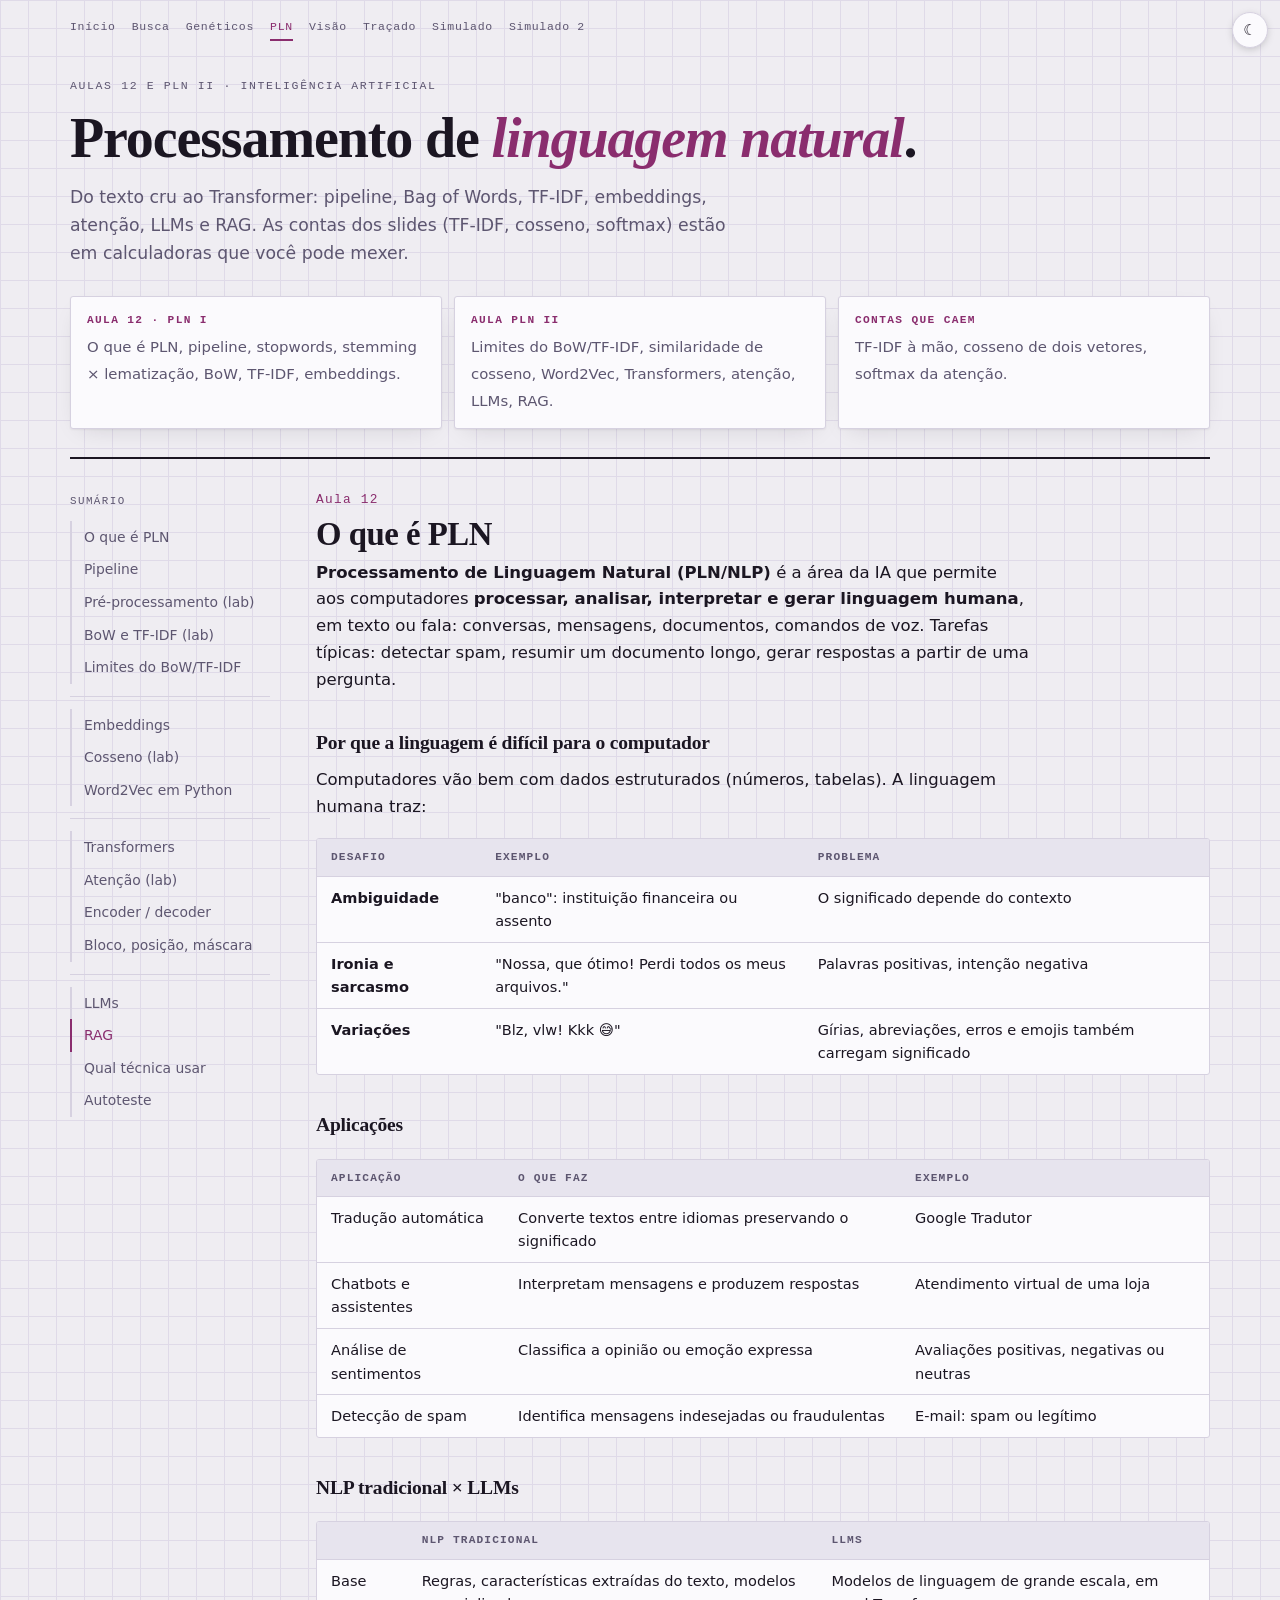
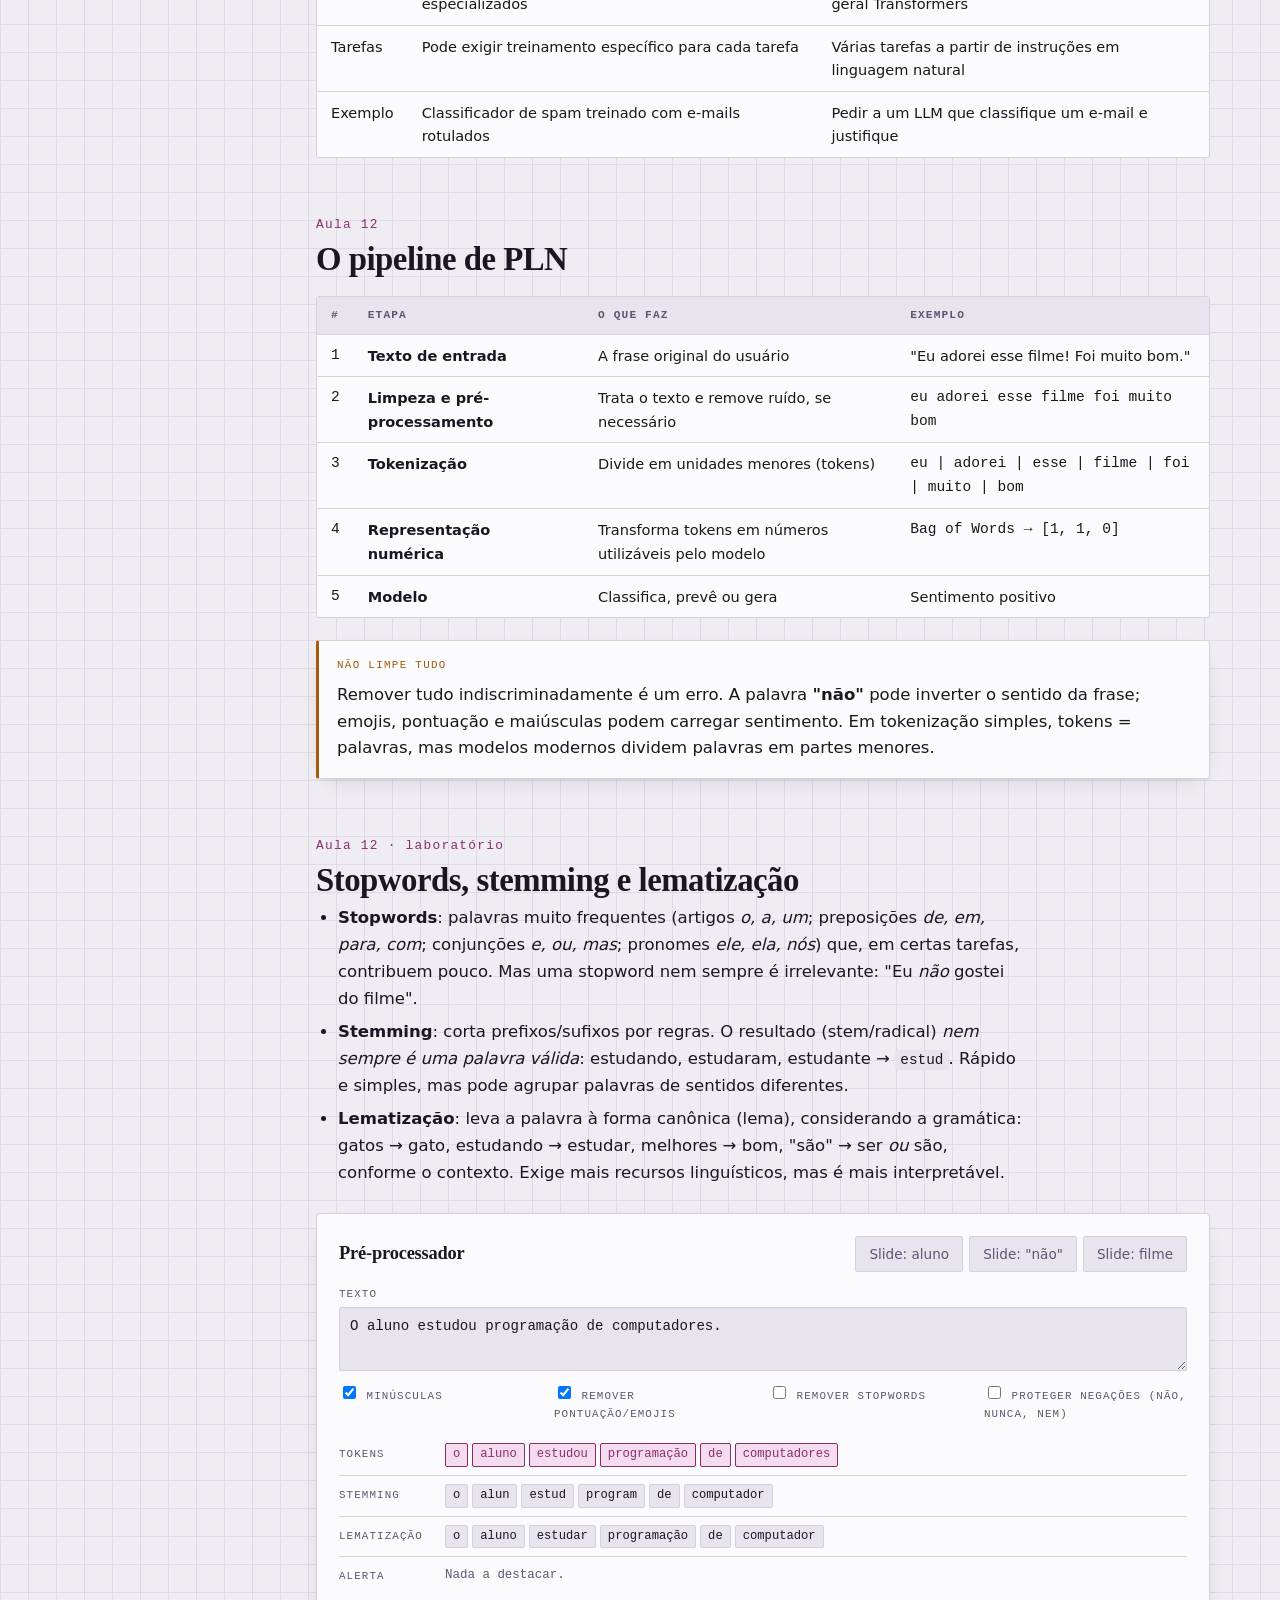
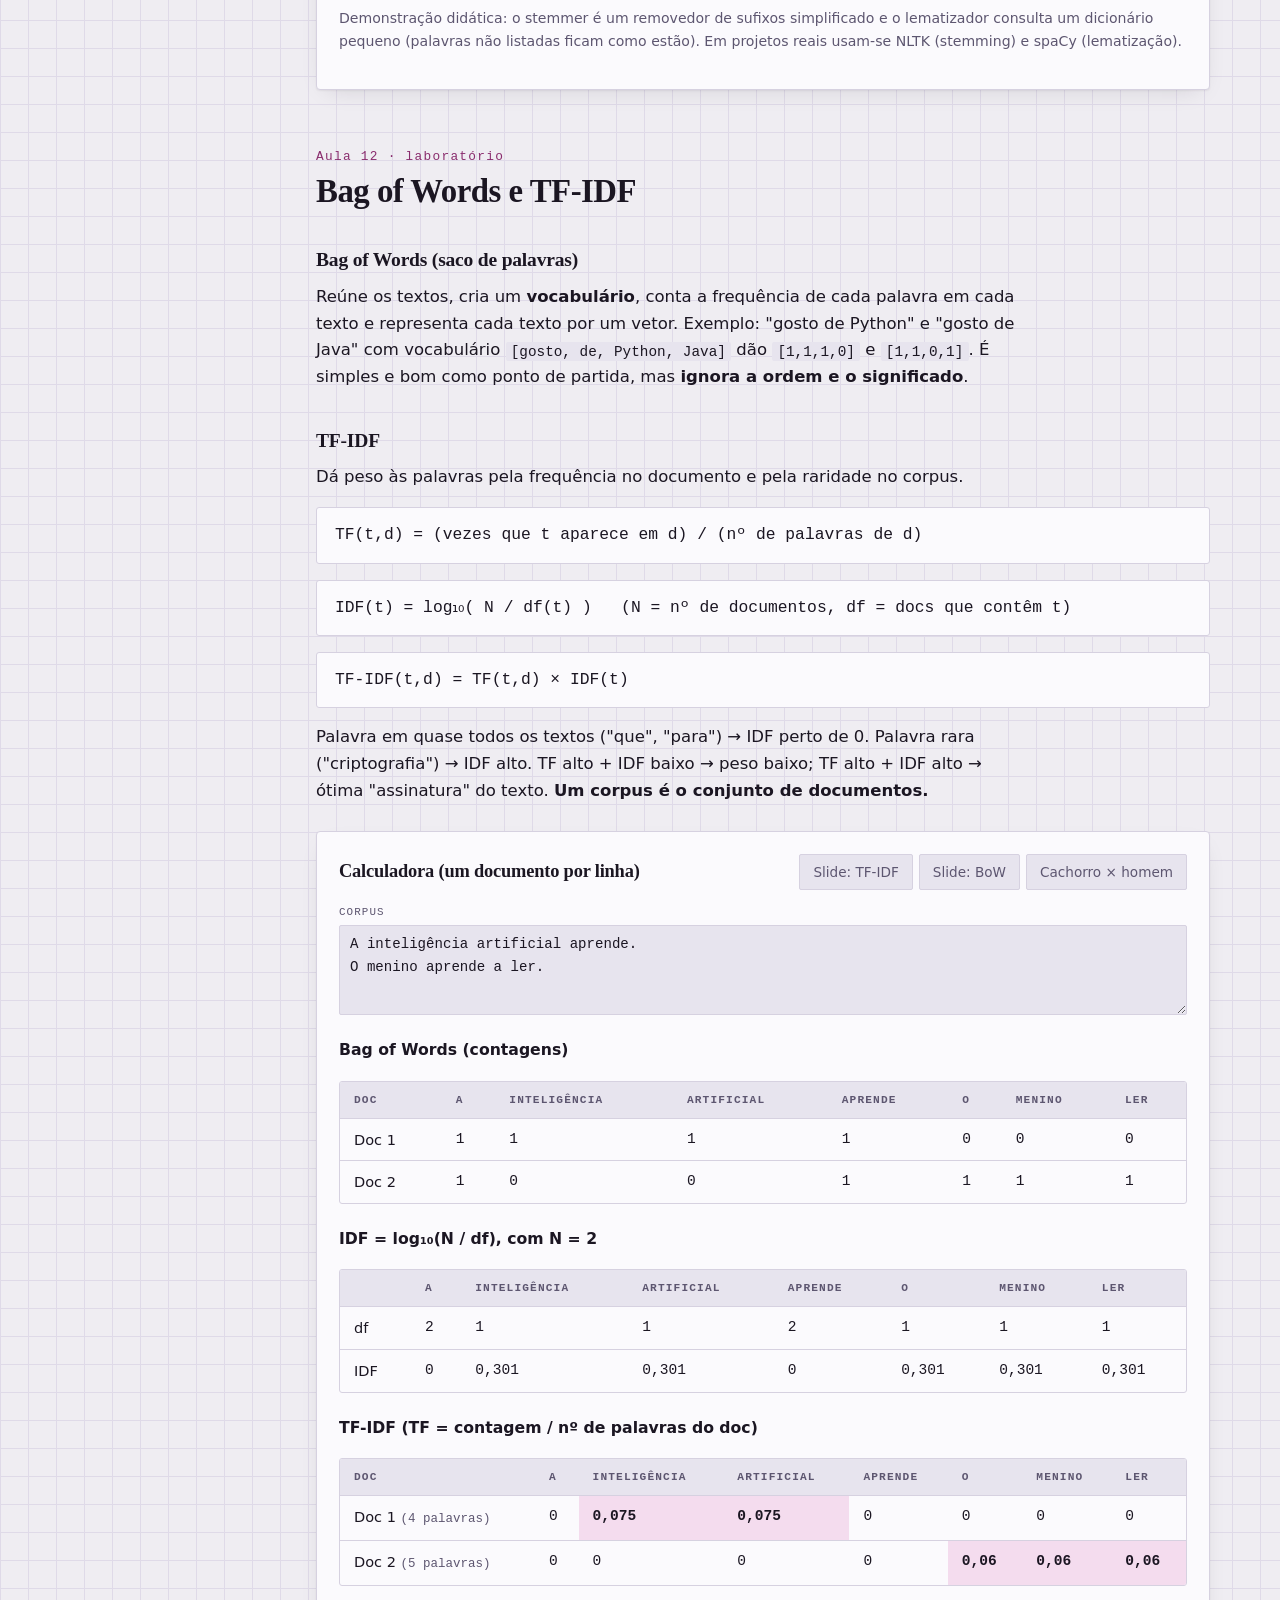
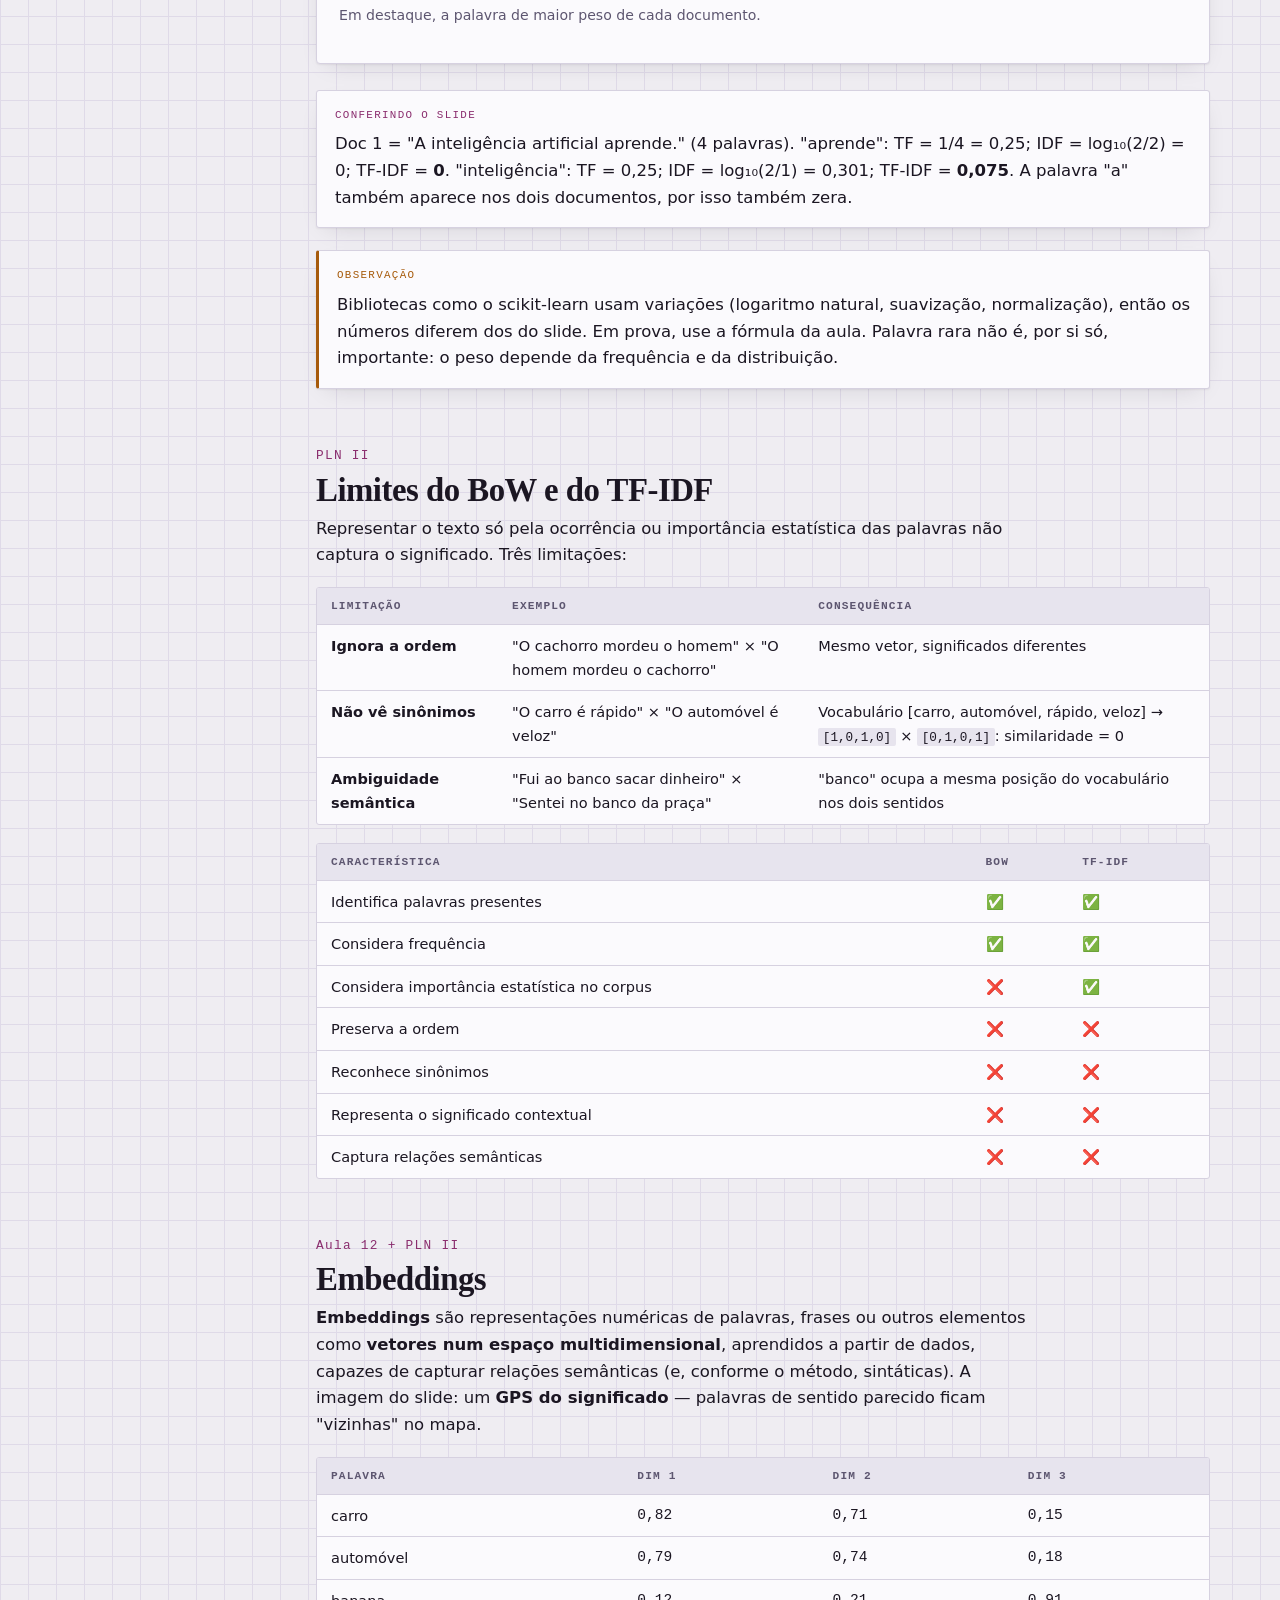
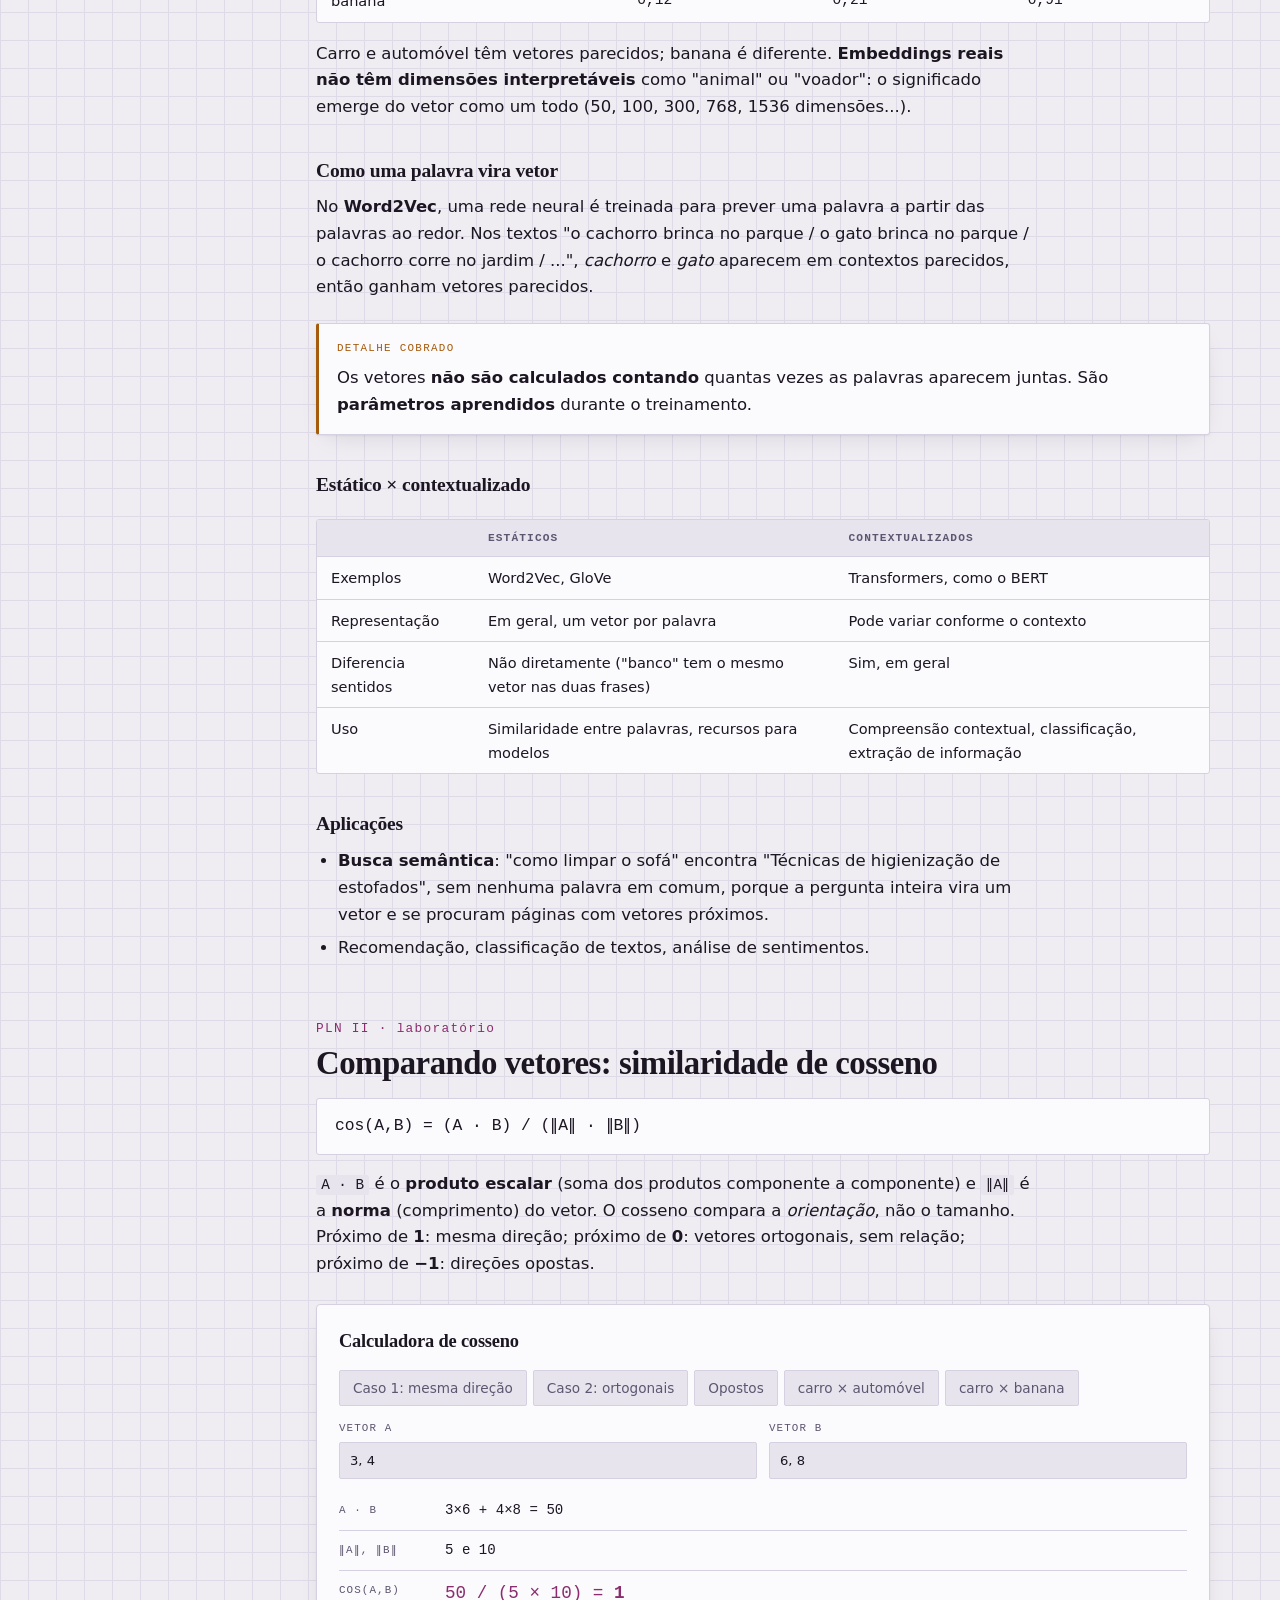
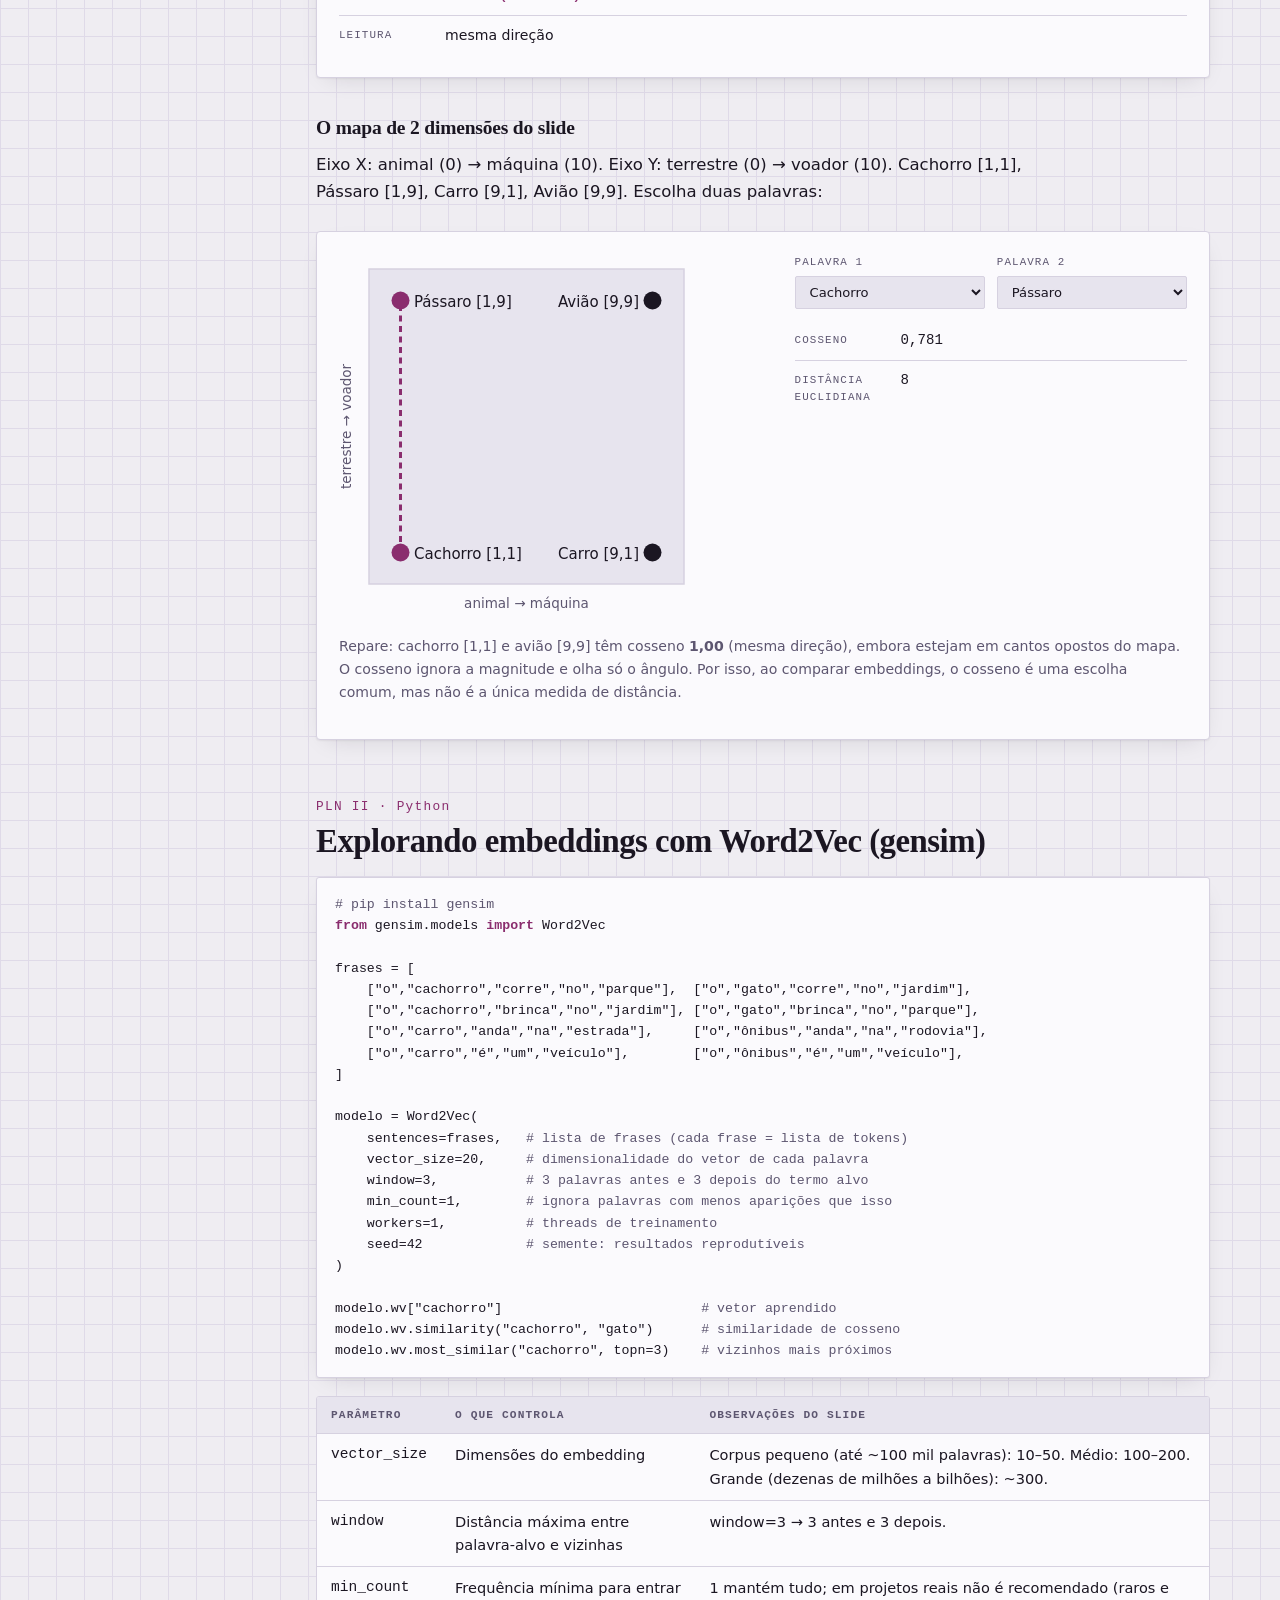
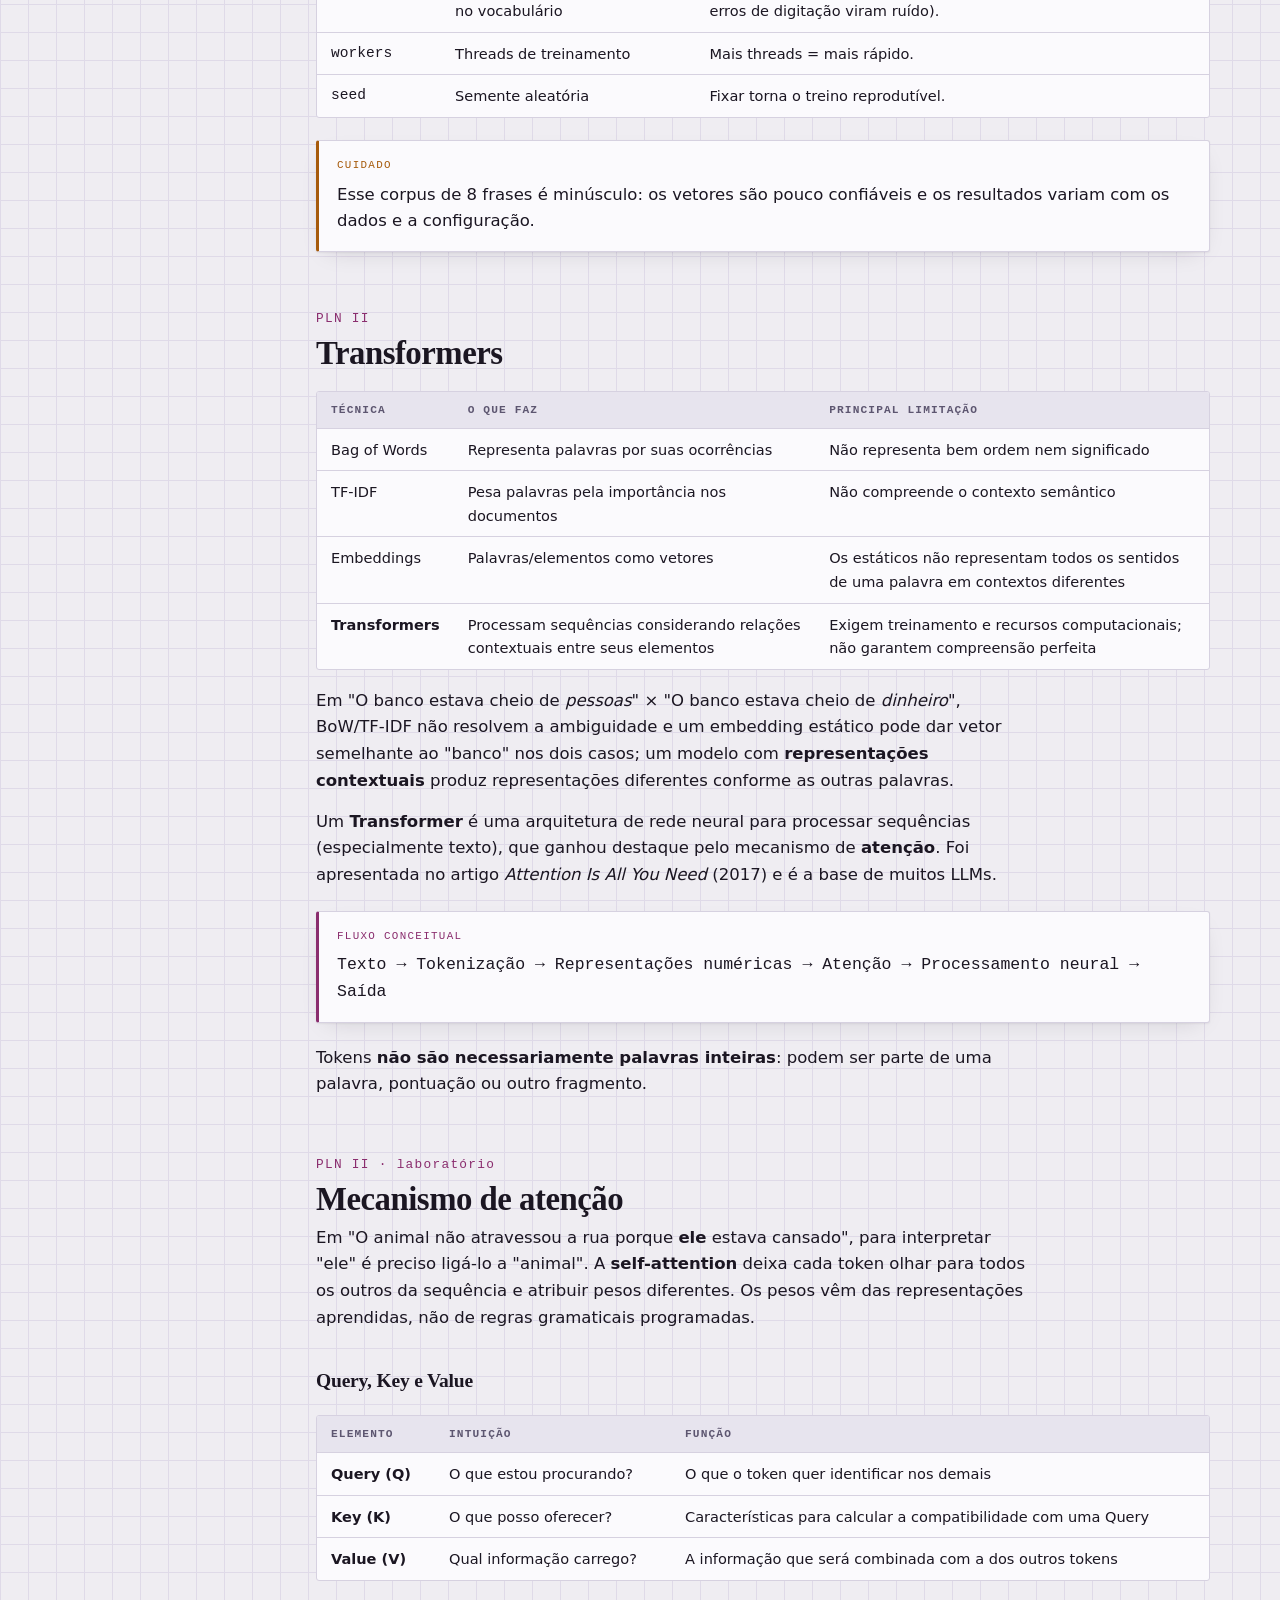
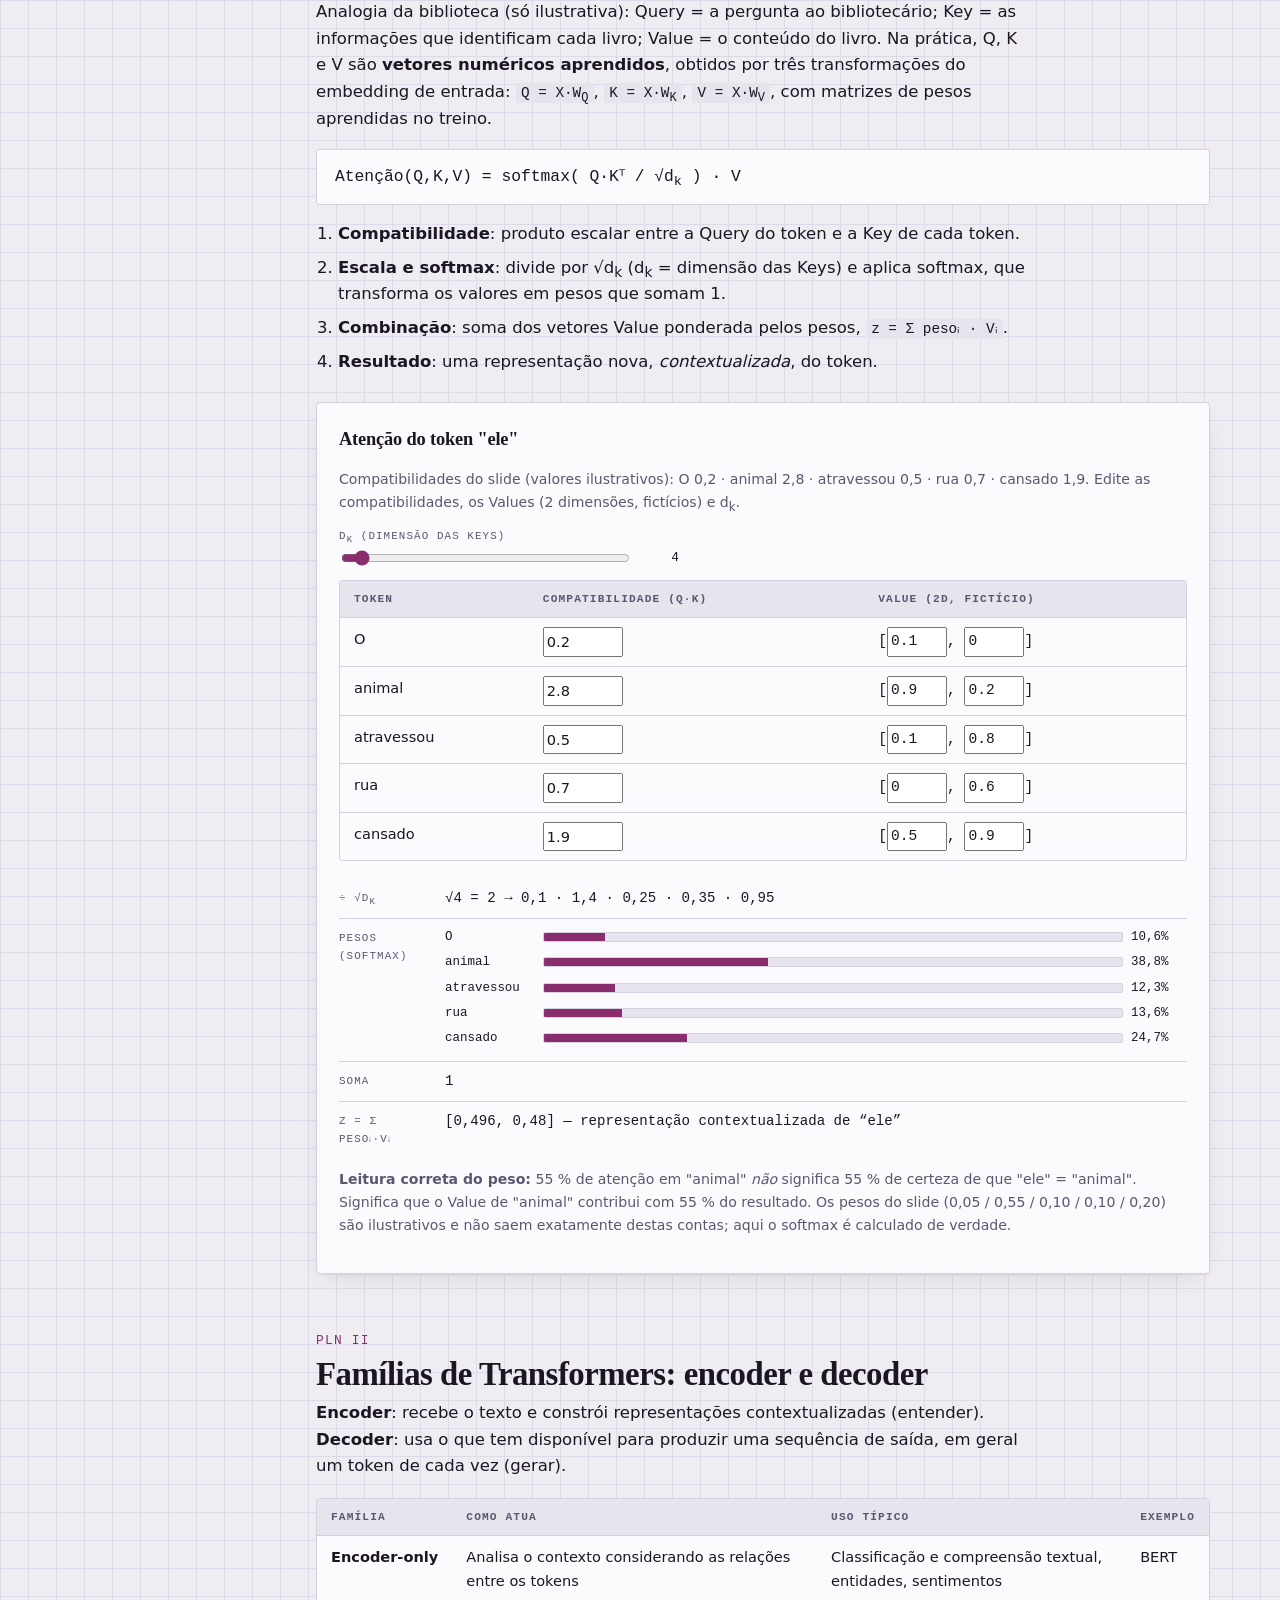
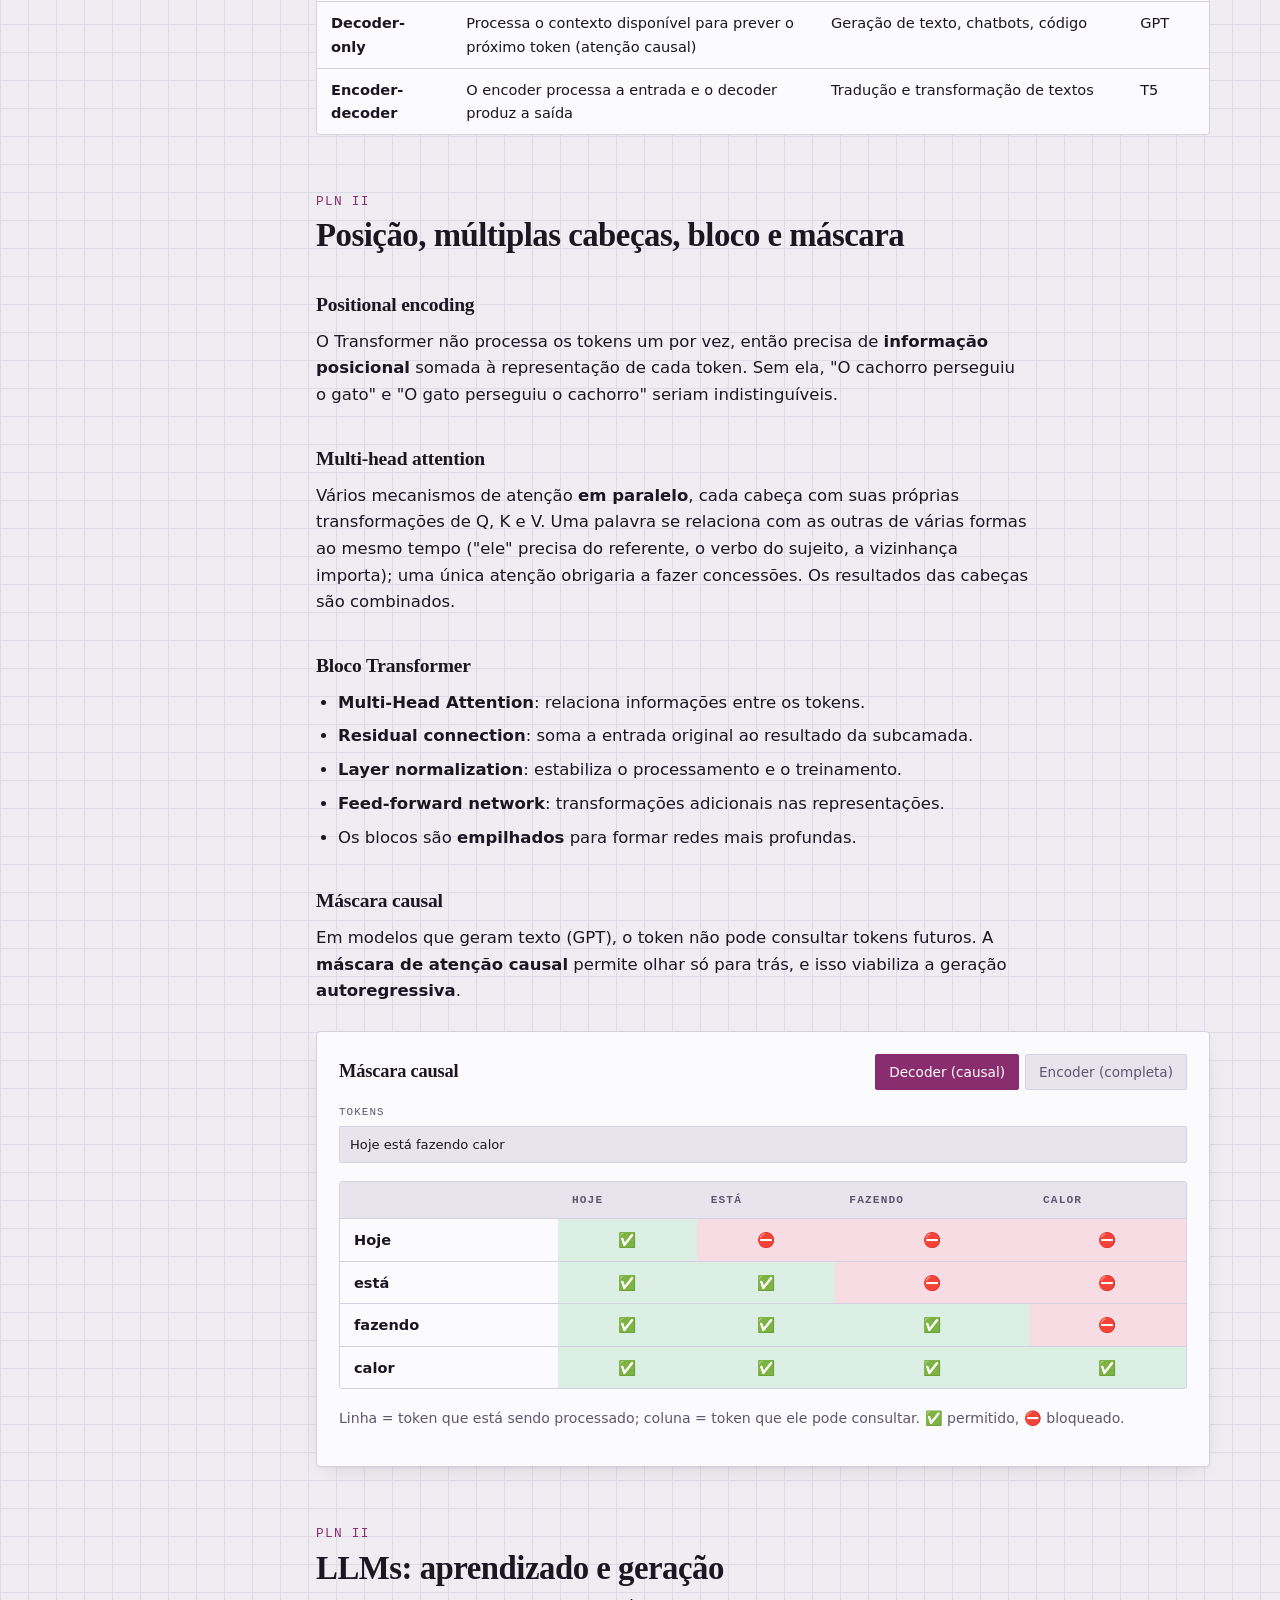
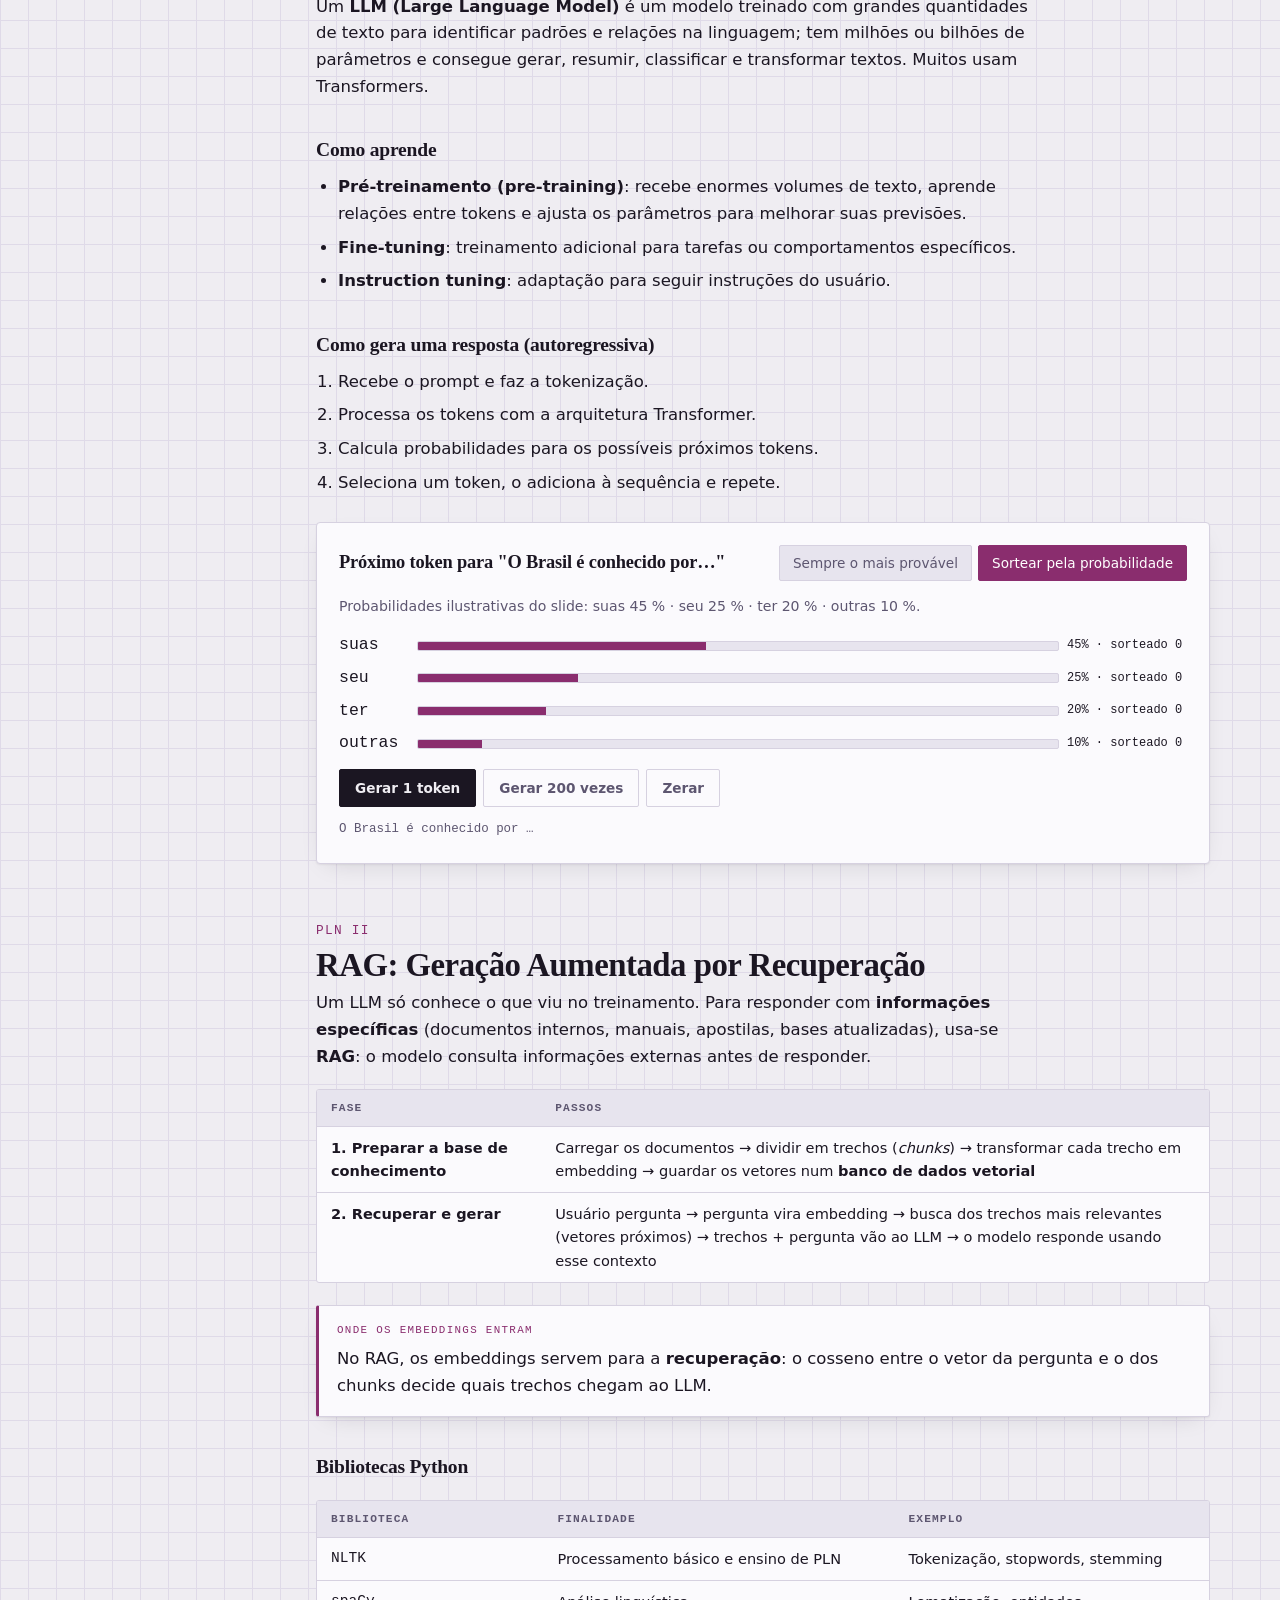
<file: pln.html>
<!doctype html>
<html lang="pt-BR">
<head>
  <meta charset="utf-8">
  <meta name="viewport" content="width=device-width, initial-scale=1">
  <meta name="color-scheme" content="light dark">
  <meta name="description" content="Processamento de Linguagem Natural: pipeline, BoW, TF-IDF, embeddings, Transformers, atenção, LLMs e RAG, com calculadoras interativas.">
  <title>PLN — Inteligência Artificial</title>
  <link rel="icon" href="data:image/svg+xml,%3Csvg xmlns=%22http://www.w3.org/2000/svg%22 viewBox=%220 0 100 100%22%3E%3Ctext y=%22.9em%22 font-size=%2290%22%3E💬%3C/text%3E%3C/svg%3E">
  <link rel="stylesheet" href="base.css">
</head>
<body>
<div class="page">

<nav class="topnav" aria-label="Páginas">
  <a href="index.html">Início</a>
  <a href="guia.html">Busca</a>
  <a href="genetico.html">Genéticos</a>
  <a href="pln.html" aria-current="page">PLN</a>
  <a href="visao.html">Visão</a>
  <a href="tracado.html">Traçado</a>
  <a href="simulado.html">Simulado</a>
  <a href="simulado2.html">Simulado 2</a>
</nav>

<header class="masthead">
  <p class="eyebrow">Aulas 12 e PLN II · Inteligência Artificial</p>
  <h1>Processamento de <em>linguagem natural</em>.</h1>
  <p class="lede">Do texto cru ao Transformer: pipeline, Bag of Words, TF-IDF, embeddings, atenção, LLMs e RAG. As contas dos slides (TF-IDF, cosseno, softmax) estão em calculadoras que você pode mexer.</p>
  <ul class="priority">
    <li><b>Aula 12 · PLN I</b><span>O que é PLN, pipeline, stopwords, stemming × lematização, BoW, TF-IDF, embeddings.</span></li>
    <li><b>Aula PLN II</b><span>Limites do BoW/TF-IDF, similaridade de cosseno, Word2Vec, Transformers, atenção, LLMs, RAG.</span></li>
    <li><b>Contas que caem</b><span>TF-IDF à mão, cosseno de dois vetores, softmax da atenção.</span></li>
  </ul>
</header>

<div class="shell">
<nav class="rail" aria-label="Sumário">
  <p>Sumário</p>
  <a href="#oque">O que é PLN</a>
  <a href="#pipeline">Pipeline</a>
  <a href="#prep">Pré-processamento (lab)</a>
  <a href="#numerizacao">BoW e TF-IDF (lab)</a>
  <a href="#limites">Limites do BoW/TF-IDF</a>
  <hr>
  <a href="#embeddings">Embeddings</a>
  <a href="#cosseno">Cosseno (lab)</a>
  <a href="#word2vec">Word2Vec em Python</a>
  <hr>
  <a href="#transformers">Transformers</a>
  <a href="#atencao">Atenção (lab)</a>
  <a href="#familias">Encoder / decoder</a>
  <a href="#blocos">Bloco, posição, máscara</a>
  <hr>
  <a href="#llm">LLMs</a>
  <a href="#rag">RAG</a>
  <a href="#comparativo">Qual técnica usar</a>
  <a href="#autoteste">Autoteste</a>
</nav>

<main>

<!-- ============ O QUE É ============ -->
<section id="oque">
  <h2><span class="num">Aula 12</span>O que é PLN</h2>
  <div class="prose">
    <p><strong>Processamento de Linguagem Natural (PLN/NLP)</strong> é a área da IA que permite aos computadores <strong>processar, analisar, interpretar e gerar linguagem humana</strong>, em texto ou fala: conversas, mensagens, documentos, comandos de voz. Tarefas típicas: detectar spam, resumir um documento longo, gerar respostas a partir de uma pergunta.</p>
  </div>

  <h3>Por que a linguagem é difícil para o computador</h3>
  <p class="prose">Computadores vão bem com dados estruturados (números, tabelas). A linguagem humana traz:</p>
  <div class="scroller"><table>
    <thead><tr><th>Desafio</th><th>Exemplo</th><th>Problema</th></tr></thead>
    <tbody>
      <tr><td><strong>Ambiguidade</strong></td><td>"banco": instituição financeira ou assento</td><td>O significado depende do contexto</td></tr>
      <tr><td><strong>Ironia e sarcasmo</strong></td><td>"Nossa, que ótimo! Perdi todos os meus arquivos."</td><td>Palavras positivas, intenção negativa</td></tr>
      <tr><td><strong>Variações</strong></td><td>"Blz, vlw! Kkk 😅"</td><td>Gírias, abreviações, erros e emojis também carregam significado</td></tr>
    </tbody>
  </table></div>

  <h3>Aplicações</h3>
  <div class="scroller"><table>
    <thead><tr><th>Aplicação</th><th>O que faz</th><th>Exemplo</th></tr></thead>
    <tbody>
      <tr><td>Tradução automática</td><td>Converte textos entre idiomas preservando o significado</td><td>Google Tradutor</td></tr>
      <tr><td>Chatbots e assistentes</td><td>Interpretam mensagens e produzem respostas</td><td>Atendimento virtual de uma loja</td></tr>
      <tr><td>Análise de sentimentos</td><td>Classifica a opinião ou emoção expressa</td><td>Avaliações positivas, negativas ou neutras</td></tr>
      <tr><td>Detecção de spam</td><td>Identifica mensagens indesejadas ou fraudulentas</td><td>E-mail: spam ou legítimo</td></tr>
    </tbody>
  </table></div>

  <h3>NLP tradicional × LLMs</h3>
  <div class="scroller"><table>
    <thead><tr><th></th><th>NLP tradicional</th><th>LLMs</th></tr></thead>
    <tbody>
      <tr><td>Base</td><td>Regras, características extraídas do texto, modelos especializados</td><td>Modelos de linguagem de grande escala, em geral Transformers</td></tr>
      <tr><td>Tarefas</td><td>Pode exigir treinamento específico para cada tarefa</td><td>Várias tarefas a partir de instruções em linguagem natural</td></tr>
      <tr><td>Exemplo</td><td>Classificador de spam treinado com e-mails rotulados</td><td>Pedir a um LLM que classifique um e-mail e justifique</td></tr>
    </tbody>
  </table></div>
</section>

<!-- ============ PIPELINE ============ -->
<section id="pipeline">
  <h2><span class="num">Aula 12</span>O pipeline de PLN</h2>
  <div class="scroller"><table>
    <thead><tr><th>#</th><th>Etapa</th><th>O que faz</th><th>Exemplo</th></tr></thead>
    <tbody>
      <tr><td class="num">1</td><td><strong>Texto de entrada</strong></td><td>A frase original do usuário</td><td>"Eu adorei esse filme! Foi muito bom."</td></tr>
      <tr><td class="num">2</td><td><strong>Limpeza e pré-processamento</strong></td><td>Trata o texto e remove ruído, se necessário</td><td class="mono">eu adorei esse filme foi muito bom</td></tr>
      <tr><td class="num">3</td><td><strong>Tokenização</strong></td><td>Divide em unidades menores (tokens)</td><td class="mono">eu | adorei | esse | filme | foi | muito | bom</td></tr>
      <tr><td class="num">4</td><td><strong>Representação numérica</strong></td><td>Transforma tokens em números utilizáveis pelo modelo</td><td class="mono">Bag of Words → [1, 1, 0]</td></tr>
      <tr><td class="num">5</td><td><strong>Modelo</strong></td><td>Classifica, prevê ou gera</td><td>Sentimento positivo</td></tr>
    </tbody>
  </table></div>
  <div class="callout warn">
    <span class="tag">Não limpe tudo</span>
    <p>Remover tudo indiscriminadamente é um erro. A palavra <strong>"não"</strong> pode inverter o sentido da frase; emojis, pontuação e maiúsculas podem carregar sentimento. Em tokenização simples, tokens = palavras, mas modelos modernos dividem palavras em partes menores.</p>
  </div>
</section>

<!-- ============ PRÉ-PROCESSAMENTO LAB ============ -->
<section id="prep">
  <h2><span class="num">Aula 12 · laboratório</span>Stopwords, stemming e lematização</h2>
  <div class="prose">
    <ul>
      <li><strong>Stopwords</strong>: palavras muito frequentes (artigos <em>o, a, um</em>; preposições <em>de, em, para, com</em>; conjunções <em>e, ou, mas</em>; pronomes <em>ele, ela, nós</em>) que, em certas tarefas, contribuem pouco. Mas uma stopword nem sempre é irrelevante: "Eu <em>não</em> gostei do filme".</li>
      <li><strong>Stemming</strong>: corta prefixos/sufixos por regras. O resultado (stem/radical) <em>nem sempre é uma palavra válida</em>: estudando, estudaram, estudante → <code>estud</code>. Rápido e simples, mas pode agrupar palavras de sentidos diferentes.</li>
      <li><strong>Lematização</strong>: leva a palavra à forma canônica (lema), considerando a gramática: gatos → gato, estudando → estudar, melhores → bom, "são" → ser <em>ou</em> são, conforme o contexto. Exige mais recursos linguísticos, mas é mais interpretável.</li>
    </ul>
  </div>

  <div class="lab" id="labprep">
    <div class="lab-head"><h3>Pré-processador</h3>
      <div class="segmented" role="group" aria-label="Exemplos">
        <button class="seg" data-ex="O aluno estudou programação de computadores.">Slide: aluno</button>
        <button class="seg" data-ex="Eu não gostei do filme.">Slide: "não"</button>
        <button class="seg" data-ex="Eu adorei esse filme! Foi muito bom. 😅">Slide: filme</button>
      </div>
    </div>
    <div class="field"><label for="ptxt">Texto</label><textarea class="in" id="ptxt">O aluno estudou programação de computadores.</textarea></div>
    <div class="fields" style="margin-top:12px">
      <div class="field"><label><input type="checkbox" id="pLow" checked> Minúsculas</label></div>
      <div class="field"><label><input type="checkbox" id="pPunc" checked> Remover pontuação/emojis</label></div>
      <div class="field"><label><input type="checkbox" id="pStop"> Remover stopwords</label></div>
      <div class="field"><label><input type="checkbox" id="pNeg"> Proteger negações (não, nunca, nem)</label></div>
    </div>
    <div class="readout">
      <div class="row"><span class="k">Tokens</span><span class="chips" id="pTok"></span></div>
      <div class="row"><span class="k">Stemming</span><span class="chips" id="pStem"></span></div>
      <div class="row"><span class="k">Lematização</span><span class="chips" id="pLem"></span></div>
      <div class="row"><span class="k">Alerta</span><p class="note" id="pAl">—</p></div>
    </div>
    <p class="hint" style="margin-top:12px">Demonstração didática: o stemmer é um removedor de sufixos simplificado e o lematizador consulta um dicionário pequeno (palavras não listadas ficam como estão). Em projetos reais usam-se NLTK (stemming) e spaCy (lematização).</p>
  </div>
</section>

<!-- ============ BoW / TF-IDF ============ -->
<section id="numerizacao">
  <h2><span class="num">Aula 12 · laboratório</span>Bag of Words e TF-IDF</h2>
  <div class="prose">
    <h3>Bag of Words (saco de palavras)</h3>
    <p>Reúne os textos, cria um <strong>vocabulário</strong>, conta a frequência de cada palavra em cada texto e representa cada texto por um vetor. Exemplo: "gosto de Python" e "gosto de Java" com vocabulário <code>[gosto, de, Python, Java]</code> dão <code>[1,1,1,0]</code> e <code>[1,1,0,1]</code>. É simples e bom como ponto de partida, mas <strong>ignora a ordem e o significado</strong>.</p>
    <h3>TF-IDF</h3>
    <p>Dá peso às palavras pela frequência no documento e pela raridade no corpus.</p>
  </div>
  <div class="formula">TF(t,d) = (vezes que t aparece em d) / (nº de palavras de d)</div>
  <div class="formula">IDF(t) = log₁₀( N / df(t) )&nbsp;&nbsp; (N = nº de documentos, df = docs que contêm t)</div>
  <div class="formula">TF-IDF(t,d) = TF(t,d) × IDF(t)</div>
  <p class="prose">Palavra em quase todos os textos ("que", "para") → IDF perto de 0. Palavra rara ("criptografia") → IDF alto. TF alto + IDF baixo → peso baixo; TF alto + IDF alto → ótima "assinatura" do texto. <strong>Um corpus é o conjunto de documentos.</strong></p>

  <div class="lab" id="labtf">
    <div class="lab-head"><h3>Calculadora (um documento por linha)</h3>
      <div class="segmented" role="group" aria-label="Exemplos">
        <button class="seg" data-corpus="A inteligência artificial aprende.&#10;O menino aprende a ler.">Slide: TF-IDF</button>
        <button class="seg" data-corpus="gosto de Python&#10;gosto de Java">Slide: BoW</button>
        <button class="seg" data-corpus="O cachorro mordeu o homem.&#10;O homem mordeu o cachorro.">Cachorro × homem</button>
      </div>
    </div>
    <div class="field"><label for="tfdocs">Corpus</label><textarea class="in" id="tfdocs" style="min-height:90px">A inteligência artificial aprende.
O menino aprende a ler.</textarea></div>
    <div id="tfout"></div>
  </div>
  <div class="callout">
    <span class="tag">Conferindo o slide</span>
    <p>Doc 1 = "A inteligência artificial aprende." (4 palavras). "aprende": TF = 1/4 = 0,25; IDF = log₁₀(2/2) = 0; TF-IDF = <strong>0</strong>. "inteligência": TF = 0,25; IDF = log₁₀(2/1) = 0,301; TF-IDF = <strong>0,075</strong>. A palavra "a" também aparece nos dois documentos, por isso também zera.</p>
  </div>
  <div class="callout warn">
    <span class="tag">Observação</span>
    <p>Bibliotecas como o scikit-learn usam variações (logaritmo natural, suavização, normalização), então os números diferem dos do slide. Em prova, use a fórmula da aula. Palavra rara não é, por si só, importante: o peso depende da frequência e da distribuição.</p>
  </div>
</section>

<!-- ============ LIMITES ============ -->
<section id="limites">
  <h2><span class="num">PLN II</span>Limites do BoW e do TF-IDF</h2>
  <div class="prose"><p>Representar o texto só pela ocorrência ou importância estatística das palavras não captura o significado. Três limitações:</p></div>
  <div class="scroller"><table>
    <thead><tr><th>Limitação</th><th>Exemplo</th><th>Consequência</th></tr></thead>
    <tbody>
      <tr><td><strong>Ignora a ordem</strong></td><td>"O cachorro mordeu o homem" × "O homem mordeu o cachorro"</td><td>Mesmo vetor, significados diferentes</td></tr>
      <tr><td><strong>Não vê sinônimos</strong></td><td>"O carro é rápido" × "O automóvel é veloz"</td><td>Vocabulário [carro, automóvel, rápido, veloz] → <code>[1,0,1,0]</code> × <code>[0,1,0,1]</code>: similaridade = 0</td></tr>
      <tr><td><strong>Ambiguidade semântica</strong></td><td>"Fui ao banco sacar dinheiro" × "Sentei no banco da praça"</td><td>"banco" ocupa a mesma posição do vocabulário nos dois sentidos</td></tr>
    </tbody>
  </table></div>
  <div class="scroller"><table>
    <thead><tr><th>Característica</th><th>BoW</th><th>TF-IDF</th></tr></thead>
    <tbody>
      <tr><td>Identifica palavras presentes</td><td>✅</td><td>✅</td></tr>
      <tr><td>Considera frequência</td><td>✅</td><td>✅</td></tr>
      <tr><td>Considera importância estatística no corpus</td><td>❌</td><td>✅</td></tr>
      <tr><td>Preserva a ordem</td><td>❌</td><td>❌</td></tr>
      <tr><td>Reconhece sinônimos</td><td>❌</td><td>❌</td></tr>
      <tr><td>Representa o significado contextual</td><td>❌</td><td>❌</td></tr>
      <tr><td>Captura relações semânticas</td><td>❌</td><td>❌</td></tr>
    </tbody>
  </table></div>
</section>

<!-- ============ EMBEDDINGS ============ -->
<section id="embeddings">
  <h2><span class="num">Aula 12 + PLN II</span>Embeddings</h2>
  <div class="prose">
    <p><strong>Embeddings</strong> são representações numéricas de palavras, frases ou outros elementos como <strong>vetores num espaço multidimensional</strong>, aprendidos a partir de dados, capazes de capturar relações semânticas (e, conforme o método, sintáticas). A imagem do slide: um <strong>GPS do significado</strong> — palavras de sentido parecido ficam "vizinhas" no mapa.</p>
  </div>
  <div class="scroller"><table>
    <thead><tr><th>Palavra</th><th class="num">Dim 1</th><th class="num">Dim 2</th><th class="num">Dim 3</th></tr></thead>
    <tbody>
      <tr><td>carro</td><td class="num">0,82</td><td class="num">0,71</td><td class="num">0,15</td></tr>
      <tr><td>automóvel</td><td class="num">0,79</td><td class="num">0,74</td><td class="num">0,18</td></tr>
      <tr><td>banana</td><td class="num">0,12</td><td class="num">0,21</td><td class="num">0,91</td></tr>
    </tbody>
  </table></div>
  <p class="prose">Carro e automóvel têm vetores parecidos; banana é diferente. <strong>Embeddings reais não têm dimensões interpretáveis</strong> como "animal" ou "voador": o significado emerge do vetor como um todo (50, 100, 300, 768, 1536 dimensões...).</p>

  <h3>Como uma palavra vira vetor</h3>
  <div class="prose">
    <p>No <strong>Word2Vec</strong>, uma rede neural é treinada para prever uma palavra a partir das palavras ao redor. Nos textos "o cachorro brinca no parque / o gato brinca no parque / o cachorro corre no jardim / ...", <em>cachorro</em> e <em>gato</em> aparecem em contextos parecidos, então ganham vetores parecidos.</p>
  </div>
  <div class="callout warn">
    <span class="tag">Detalhe cobrado</span>
    <p>Os vetores <strong>não são calculados contando</strong> quantas vezes as palavras aparecem juntas. São <strong>parâmetros aprendidos</strong> durante o treinamento.</p>
  </div>

  <h3>Estático × contextualizado</h3>
  <div class="scroller"><table>
    <thead><tr><th></th><th>Estáticos</th><th>Contextualizados</th></tr></thead>
    <tbody>
      <tr><td>Exemplos</td><td>Word2Vec, GloVe</td><td>Transformers, como o BERT</td></tr>
      <tr><td>Representação</td><td>Em geral, um vetor por palavra</td><td>Pode variar conforme o contexto</td></tr>
      <tr><td>Diferencia sentidos</td><td>Não diretamente ("banco" tem o mesmo vetor nas duas frases)</td><td>Sim, em geral</td></tr>
      <tr><td>Uso</td><td>Similaridade entre palavras, recursos para modelos</td><td>Compreensão contextual, classificação, extração de informação</td></tr>
    </tbody>
  </table></div>

  <h3>Aplicações</h3>
  <ul class="prose">
    <li><strong>Busca semântica</strong>: "como limpar o sofá" encontra "Técnicas de higienização de estofados", sem nenhuma palavra em comum, porque a pergunta inteira vira um vetor e se procuram páginas com vetores próximos.</li>
    <li>Recomendação, classificação de textos, análise de sentimentos.</li>
  </ul>
</section>

<!-- ============ COSSENO ============ -->
<section id="cosseno">
  <h2><span class="num">PLN II · laboratório</span>Comparando vetores: similaridade de cosseno</h2>
  <div class="formula">cos(A,B) = (A · B) / (‖A‖ · ‖B‖)</div>
  <div class="prose">
    <p><code>A · B</code> é o <strong>produto escalar</strong> (soma dos produtos componente a componente) e <code>‖A‖</code> é a <strong>norma</strong> (comprimento) do vetor. O cosseno compara a <em>orientação</em>, não o tamanho. Próximo de <strong>1</strong>: mesma direção; próximo de <strong>0</strong>: vetores ortogonais, sem relação; próximo de <strong>−1</strong>: direções opostas.</p>
  </div>
  <div class="lab" id="labcos">
    <div class="lab-head"><h3>Calculadora de cosseno</h3>
      <div class="segmented" role="group" aria-label="Exemplos">
        <button class="seg" data-v="3,4|6,8">Caso 1: mesma direção</button>
        <button class="seg" data-v="3,0|0,4">Caso 2: ortogonais</button>
        <button class="seg" data-v="1,2|-1,-2">Opostos</button>
        <button class="seg" data-v="0.82,0.71,0.15|0.79,0.74,0.18">carro × automóvel</button>
        <button class="seg" data-v="0.82,0.71,0.15|0.12,0.21,0.91">carro × banana</button>
      </div>
    </div>
    <div class="fields">
      <div class="field"><label for="va">Vetor A</label><input id="va" type="text" value="3, 4"></div>
      <div class="field"><label for="vb">Vetor B</label><input id="vb" type="text" value="6, 8"></div>
    </div>
    <div class="readout" id="cosout"></div>
  </div>

  <h3>O mapa de 2 dimensões do slide</h3>
  <p class="prose">Eixo X: animal (0) → máquina (10). Eixo Y: terrestre (0) → voador (10). Cachorro [1,1], Pássaro [1,9], Carro [9,1], Avião [9,9]. Escolha duas palavras:</p>
  <div class="lab" id="labmap">
    <div class="lab-body">
      <div>
        <svg viewBox="0 0 240 240" width="100%" role="img" aria-label="Mapa com cachorro, pássaro, carro e avião" style="max-width:360px">
          <rect x="20" y="10" width="210" height="210" fill="var(--surface-2)" stroke="var(--line)"/>
          <g id="mapPts"></g>
          <text x="125" y="236" text-anchor="middle" font-size="9" fill="var(--ink-soft)">animal → máquina</text>
          <text x="8" y="115" font-size="9" fill="var(--ink-soft)" transform="rotate(-90 8 115)" text-anchor="middle">terrestre → voador</text>
        </svg>
      </div>
      <div>
        <div class="fields">
          <div class="field"><label for="w1">Palavra 1</label><select id="w1"></select></div>
          <div class="field"><label for="w2">Palavra 2</label><select id="w2"></select></div>
        </div>
        <div class="readout" id="mapout"></div>
      </div>
    </div>
    <p class="hint" style="margin-top:12px">Repare: cachorro [1,1] e avião [9,9] têm cosseno <strong>1,00</strong> (mesma direção), embora estejam em cantos opostos do mapa. O cosseno ignora a magnitude e olha só o ângulo. Por isso, ao comparar embeddings, o cosseno é uma escolha comum, mas não é a única medida de distância.</p>
  </div>
</section>

<!-- ============ WORD2VEC ============ -->
<section id="word2vec">
  <h2><span class="num">PLN II · Python</span>Explorando embeddings com Word2Vec (gensim)</h2>
<pre><i># pip install gensim</i>
<b>from</b> gensim.models <b>import</b> Word2Vec

frases = [
    ["o","cachorro","corre","no","parque"],  ["o","gato","corre","no","jardim"],
    ["o","cachorro","brinca","no","jardim"], ["o","gato","brinca","no","parque"],
    ["o","carro","anda","na","estrada"],     ["o","ônibus","anda","na","rodovia"],
    ["o","carro","é","um","veículo"],        ["o","ônibus","é","um","veículo"],
]

modelo = Word2Vec(
    sentences=frases,   <i># lista de frases (cada frase = lista de tokens)</i>
    vector_size=20,     <i># dimensionalidade do vetor de cada palavra</i>
    window=3,           <i># 3 palavras antes e 3 depois do termo alvo</i>
    min_count=1,        <i># ignora palavras com menos aparições que isso</i>
    workers=1,          <i># threads de treinamento</i>
    seed=42             <i># semente: resultados reprodutíveis</i>
)

modelo.wv["cachorro"]                         <i># vetor aprendido</i>
modelo.wv.similarity("cachorro", "gato")      <i># similaridade de cosseno</i>
modelo.wv.most_similar("cachorro", topn=3)    <i># vizinhos mais próximos</i></pre>
  <div class="scroller"><table>
    <thead><tr><th>Parâmetro</th><th>O que controla</th><th>Observações do slide</th></tr></thead>
    <tbody>
      <tr><td class="mono">vector_size</td><td>Dimensões do embedding</td><td>Corpus pequeno (até ~100 mil palavras): 10–50. Médio: 100–200. Grande (dezenas de milhões a bilhões): ~300.</td></tr>
      <tr><td class="mono">window</td><td>Distância máxima entre palavra-alvo e vizinhas</td><td>window=3 → 3 antes e 3 depois.</td></tr>
      <tr><td class="mono">min_count</td><td>Frequência mínima para entrar no vocabulário</td><td>1 mantém tudo; em projetos reais não é recomendado (raros e erros de digitação viram ruído).</td></tr>
      <tr><td class="mono">workers</td><td>Threads de treinamento</td><td>Mais threads = mais rápido.</td></tr>
      <tr><td class="mono">seed</td><td>Semente aleatória</td><td>Fixar torna o treino reprodutível.</td></tr>
    </tbody>
  </table></div>
  <div class="callout warn">
    <span class="tag">Cuidado</span>
    <p>Esse corpus de 8 frases é minúsculo: os vetores são pouco confiáveis e os resultados variam com os dados e a configuração.</p>
  </div>
</section>

<!-- ============ TRANSFORMERS ============ -->
<section id="transformers">
  <h2><span class="num">PLN II</span>Transformers</h2>
  <div class="scroller"><table>
    <thead><tr><th>Técnica</th><th>O que faz</th><th>Principal limitação</th></tr></thead>
    <tbody>
      <tr><td>Bag of Words</td><td>Representa palavras por suas ocorrências</td><td>Não representa bem ordem nem significado</td></tr>
      <tr><td>TF-IDF</td><td>Pesa palavras pela importância nos documentos</td><td>Não compreende o contexto semântico</td></tr>
      <tr><td>Embeddings</td><td>Palavras/elementos como vetores</td><td>Os estáticos não representam todos os sentidos de uma palavra em contextos diferentes</td></tr>
      <tr><td><strong>Transformers</strong></td><td>Processam sequências considerando relações contextuais entre seus elementos</td><td>Exigem treinamento e recursos computacionais; não garantem compreensão perfeita</td></tr>
    </tbody>
  </table></div>
  <div class="prose">
    <p>Em "O banco estava cheio de <em>pessoas</em>" × "O banco estava cheio de <em>dinheiro</em>", BoW/TF-IDF não resolvem a ambiguidade e um embedding estático pode dar vetor semelhante ao "banco" nos dois casos; um modelo com <strong>representações contextuais</strong> produz representações diferentes conforme as outras palavras.</p>
    <p>Um <strong>Transformer</strong> é uma arquitetura de rede neural para processar sequências (especialmente texto), que ganhou destaque pelo mecanismo de <strong>atenção</strong>. Foi apresentada no artigo <em>Attention Is All You Need</em> (2017) e é a base de muitos LLMs.</p>
  </div>
  <div class="callout key">
    <span class="tag">Fluxo conceitual</span>
    <p class="mono" style="margin:0">Texto → Tokenização → Representações numéricas → Atenção → Processamento neural → Saída</p>
  </div>
  <p class="prose">Tokens <strong>não são necessariamente palavras inteiras</strong>: podem ser parte de uma palavra, pontuação ou outro fragmento.</p>
</section>

<!-- ============ ATENÇÃO ============ -->
<section id="atencao">
  <h2><span class="num">PLN II · laboratório</span>Mecanismo de atenção</h2>
  <div class="prose">
    <p>Em "O animal não atravessou a rua porque <strong>ele</strong> estava cansado", para interpretar "ele" é preciso ligá-lo a "animal". A <strong>self-attention</strong> deixa cada token olhar para todos os outros da sequência e atribuir pesos diferentes. Os pesos vêm das representações aprendidas, não de regras gramaticais programadas.</p>
    <h3>Query, Key e Value</h3>
  </div>
  <div class="scroller"><table>
    <thead><tr><th>Elemento</th><th>Intuição</th><th>Função</th></tr></thead>
    <tbody>
      <tr><td><strong>Query (Q)</strong></td><td>O que estou procurando?</td><td>O que o token quer identificar nos demais</td></tr>
      <tr><td><strong>Key (K)</strong></td><td>O que posso oferecer?</td><td>Características para calcular a compatibilidade com uma Query</td></tr>
      <tr><td><strong>Value (V)</strong></td><td>Qual informação carrego?</td><td>A informação que será combinada com a dos outros tokens</td></tr>
    </tbody>
  </table></div>
  <p class="prose">Analogia da biblioteca (só ilustrativa): Query = a pergunta ao bibliotecário; Key = as informações que identificam cada livro; Value = o conteúdo do livro. Na prática, Q, K e V são <strong>vetores numéricos aprendidos</strong>, obtidos por três transformações do embedding de entrada: <code>Q = X·W<sub>Q</sub></code>, <code>K = X·W<sub>K</sub></code>, <code>V = X·W<sub>V</sub></code>, com matrizes de pesos aprendidas no treino.</p>

  <div class="formula">Atenção(Q,K,V) = softmax( Q·Kᵀ / √d<sub>k</sub> ) · V</div>
  <div class="prose">
    <ol>
      <li><strong>Compatibilidade</strong>: produto escalar entre a Query do token e a Key de cada token.</li>
      <li><strong>Escala e softmax</strong>: divide por √d<sub>k</sub> (d<sub>k</sub> = dimensão das Keys) e aplica softmax, que transforma os valores em pesos que somam 1.</li>
      <li><strong>Combinação</strong>: soma dos vetores Value ponderada pelos pesos, <code>z = Σ pesoᵢ · Vᵢ</code>.</li>
      <li><strong>Resultado</strong>: uma representação nova, <em>contextualizada</em>, do token.</li>
    </ol>
  </div>

  <div class="lab" id="labatt">
    <div class="lab-head"><h3>Atenção do token "ele"</h3></div>
    <p class="hint">Compatibilidades do slide (valores ilustrativos): O 0,2 · animal 2,8 · atravessou 0,5 · rua 0,7 · cansado 1,9. Edite as compatibilidades, os Values (2 dimensões, fictícios) e d<sub>k</sub>.</p>
    <div class="slider" style="max-width:340px;margin-bottom:12px"><span class="lbl">d<sub>k</sub> (dimensão das Keys)</span><input id="attdk" type="range" min="1" max="64" step="1" value="4"><output></output></div>
    <div class="scroller" style="margin-top:0"><table style="min-width:0" id="atttab"></table></div>
    <div class="readout" id="attout"></div>
    <p class="hint" style="margin-top:12px"><strong>Leitura correta do peso:</strong> 55 % de atenção em "animal" <em>não</em> significa 55 % de certeza de que "ele" = "animal". Significa que o Value de "animal" contribui com 55 % do resultado. Os pesos do slide (0,05 / 0,55 / 0,10 / 0,10 / 0,20) são ilustrativos e não saem exatamente destas contas; aqui o softmax é calculado de verdade.</p>
  </div>
</section>

<!-- ============ FAMÍLIAS ============ -->
<section id="familias">
  <h2><span class="num">PLN II</span>Famílias de Transformers: encoder e decoder</h2>
  <div class="prose">
    <p><strong>Encoder</strong>: recebe o texto e constrói representações contextualizadas (entender). <strong>Decoder</strong>: usa o que tem disponível para produzir uma sequência de saída, em geral um token de cada vez (gerar).</p>
  </div>
  <div class="scroller"><table>
    <thead><tr><th>Família</th><th>Como atua</th><th>Uso típico</th><th>Exemplo</th></tr></thead>
    <tbody>
      <tr><td><strong>Encoder-only</strong></td><td>Analisa o contexto considerando as relações entre os tokens</td><td>Classificação e compreensão textual, entidades, sentimentos</td><td>BERT</td></tr>
      <tr><td><strong>Decoder-only</strong></td><td>Processa o contexto disponível para prever o próximo token (atenção causal)</td><td>Geração de texto, chatbots, código</td><td>GPT</td></tr>
      <tr><td><strong>Encoder-decoder</strong></td><td>O encoder processa a entrada e o decoder produz a saída</td><td>Tradução e transformação de textos</td><td>T5</td></tr>
    </tbody>
  </table></div>
</section>

<!-- ============ BLOCOS ============ -->
<section id="blocos">
  <h2><span class="num">PLN II</span>Posição, múltiplas cabeças, bloco e máscara</h2>
  <div class="prose">
    <h3>Positional encoding</h3>
    <p>O Transformer não processa os tokens um por vez, então precisa de <strong>informação posicional</strong> somada à representação de cada token. Sem ela, "O cachorro perseguiu o gato" e "O gato perseguiu o cachorro" seriam indistinguíveis.</p>
    <h3>Multi-head attention</h3>
    <p>Vários mecanismos de atenção <strong>em paralelo</strong>, cada cabeça com suas próprias transformações de Q, K e V. Uma palavra se relaciona com as outras de várias formas ao mesmo tempo ("ele" precisa do referente, o verbo do sujeito, a vizinhança importa); uma única atenção obrigaria a fazer concessões. Os resultados das cabeças são combinados.</p>
    <h3>Bloco Transformer</h3>
    <ul>
      <li><strong>Multi-Head Attention</strong>: relaciona informações entre os tokens.</li>
      <li><strong>Residual connection</strong>: soma a entrada original ao resultado da subcamada.</li>
      <li><strong>Layer normalization</strong>: estabiliza o processamento e o treinamento.</li>
      <li><strong>Feed-forward network</strong>: transformações adicionais nas representações.</li>
      <li>Os blocos são <strong>empilhados</strong> para formar redes mais profundas.</li>
    </ul>
    <h3>Máscara causal</h3>
    <p>Em modelos que geram texto (GPT), o token não pode consultar tokens futuros. A <strong>máscara de atenção causal</strong> permite olhar só para trás, e isso viabiliza a geração <strong>autoregressiva</strong>.</p>
  </div>
  <div class="lab" id="labmask">
    <div class="lab-head"><h3>Máscara causal</h3>
      <div class="segmented" role="group" aria-label="Tipo de atenção">
        <button class="seg" data-mask="causal" aria-pressed="true">Decoder (causal)</button>
        <button class="seg" data-mask="full" aria-pressed="false">Encoder (completa)</button>
      </div>
    </div>
    <div class="field"><label for="mtok">Tokens</label><input id="mtok" type="text" value="Hoje está fazendo calor"></div>
    <div class="scroller"><table style="min-width:0" id="masktab"></table></div>
    <p class="hint">Linha = token que está sendo processado; coluna = token que ele pode consultar. ✅ permitido, ⛔ bloqueado.</p>
  </div>
</section>

<!-- ============ LLM ============ -->
<section id="llm">
  <h2><span class="num">PLN II</span>LLMs: aprendizado e geração</h2>
  <div class="prose">
    <p>Um <strong>LLM (Large Language Model)</strong> é um modelo treinado com grandes quantidades de texto para identificar padrões e relações na linguagem; tem milhões ou bilhões de parâmetros e consegue gerar, resumir, classificar e transformar textos. Muitos usam Transformers.</p>
    <h3>Como aprende</h3>
    <ul>
      <li><strong>Pré-treinamento (pre-training)</strong>: recebe enormes volumes de texto, aprende relações entre tokens e ajusta os parâmetros para melhorar suas previsões.</li>
      <li><strong>Fine-tuning</strong>: treinamento adicional para tarefas ou comportamentos específicos.</li>
      <li><strong>Instruction tuning</strong>: adaptação para seguir instruções do usuário.</li>
    </ul>
    <h3>Como gera uma resposta (autoregressiva)</h3>
    <ol>
      <li>Recebe o prompt e faz a tokenização.</li>
      <li>Processa os tokens com a arquitetura Transformer.</li>
      <li>Calcula probabilidades para os possíveis próximos tokens.</li>
      <li>Seleciona um token, o adiciona à sequência e repete.</li>
    </ol>
  </div>
  <div class="lab" id="labgen">
    <div class="lab-head"><h3>Próximo token para "O Brasil é conhecido por…"</h3>
      <div class="segmented" role="group" aria-label="Estratégia">
        <button class="seg" data-gen="greedy" aria-pressed="false">Sempre o mais provável</button>
        <button class="seg" data-gen="sample" aria-pressed="true">Sortear pela probabilidade</button>
      </div>
    </div>
    <p class="hint">Probabilidades ilustrativas do slide: suas 45 % · seu 25 % · ter 20 % · outras 10 %.</p>
    <div id="genbars"></div>
    <div class="ctrls"><button class="ctrl" id="gen1">Gerar 1 token</button><button class="ctrl ghost" id="gen200">Gerar 200 vezes</button><button class="ctrl ghost" id="genreset">Zerar</button></div>
    <p class="note" id="genout" style="margin-top:12px">O Brasil é conhecido por …</p>
  </div>
</section>

<!-- ============ RAG ============ -->
<section id="rag">
  <h2><span class="num">PLN II</span>RAG: Geração Aumentada por Recuperação</h2>
  <div class="prose">
    <p>Um LLM só conhece o que viu no treinamento. Para responder com <strong>informações específicas</strong> (documentos internos, manuais, apostilas, bases atualizadas), usa-se <strong>RAG</strong>: o modelo consulta informações externas antes de responder.</p>
  </div>
  <div class="scroller"><table>
    <thead><tr><th>Fase</th><th>Passos</th></tr></thead>
    <tbody>
      <tr><td><strong>1. Preparar a base de conhecimento</strong></td><td>Carregar os documentos → dividir em trechos (<em>chunks</em>) → transformar cada trecho em embedding → guardar os vetores num <strong>banco de dados vetorial</strong></td></tr>
      <tr><td><strong>2. Recuperar e gerar</strong></td><td>Usuário pergunta → pergunta vira embedding → busca dos trechos mais relevantes (vetores próximos) → trechos + pergunta vão ao LLM → o modelo responde usando esse contexto</td></tr>
    </tbody>
  </table></div>
  <div class="callout key">
    <span class="tag">Onde os embeddings entram</span>
    <p>No RAG, os embeddings servem para a <strong>recuperação</strong>: o cosseno entre o vetor da pergunta e o dos chunks decide quais trechos chegam ao LLM.</p>
  </div>

  <h3>Bibliotecas Python</h3>
  <div class="scroller"><table>
    <thead><tr><th>Biblioteca</th><th>Finalidade</th><th>Exemplo</th></tr></thead>
    <tbody>
      <tr><td class="mono">NLTK</td><td>Processamento básico e ensino de PLN</td><td>Tokenização, stopwords, stemming</td></tr>
      <tr><td class="mono">spaCy</td><td>Análise linguística</td><td>Lematização, entidades</td></tr>
      <tr><td class="mono">scikit-learn</td><td>Representação numérica e ML</td><td>TF-IDF, classificação de sentimentos</td></tr>
      <tr><td class="mono">sentence-transformers</td><td>Embeddings de sentenças e documentos</td><td>Busca semântica, similaridade</td></tr>
      <tr><td class="mono">transformers</td><td>Modelos de linguagem pré-treinados</td><td>Classificação, perguntas e respostas</td></tr>
    </tbody>
  </table></div>
</section>

<!-- ============ COMPARATIVO ============ -->
<section id="comparativo">
  <h2><span class="num">Aula 12 · fechamento</span>Qual técnica usar</h2>
  <div class="scroller"><table>
    <thead><tr><th>Aplicação</th><th>Bag of Words</th><th>TF-IDF</th><th>Embeddings</th></tr></thead>
    <tbody>
      <tr><td>Classificação de spam</td><td>Sim</td><td>Sim, muito útil</td><td>Sim</td></tr>
      <tr><td>Análise de sentimentos</td><td>Sim, como baseline</td><td>Sim</td><td>Sim, em tarefas complexas</td></tr>
      <tr><td>Busca por palavras-chave</td><td>Sim</td><td>Muito útil</td><td>Complementar</td></tr>
      <tr><td>Busca semântica</td><td>Limitado</td><td>Limitado</td><td>Muito indicado</td></tr>
      <tr><td>Classificação de documentos</td><td>Sim</td><td>Muito útil</td><td>Muito útil</td></tr>
      <tr><td>Textos semelhantes</td><td>Sobreposição de palavras</td><td>Similaridade dos vetores</td><td>Similaridade semântica</td></tr>
      <tr><td>Perguntas e respostas com LLMs</td><td>Não usual</td><td>Não usual</td><td>Muito utilizado</td></tr>
      <tr><td>RAG</td><td>Pode servir na recuperação</td><td>Pode servir na recuperação</td><td>Muito utilizado</td></tr>
      <tr><td>Poucos recursos computacionais</td><td>Muito indicado</td><td>Muito indicado</td><td>Depende do modelo</td></tr>
    </tbody>
  </table></div>
  <h3>Stemming, lematização e stopwords: quando usar</h3>
  <div class="scroller"><table>
    <thead><tr><th>Aplicação</th><th>Possível escolha</th></tr></thead>
    <tbody>
      <tr><td>Busca simples por palavras relacionadas</td><td>Stemming ou lematização</td></tr>
      <tr><td>Classificação de documentos</td><td>Avaliar se stopwords ajudam ou prejudicam</td></tr>
      <tr><td>Análise de sentimentos</td><td>Cuidado com stopwords como "não" e "nunca"</td></tr>
      <tr><td>Análise linguística</td><td>Lematização e análise gramatical</td></tr>
      <tr><td>Modelos Transformer</td><td>Em geral usam tokenizadores próprios, sem essas etapas tradicionais</td></tr>
    </tbody>
  </table></div>
  <p class="prose">Combinações: stopwords + stemming (buscas e classificações), stopwords + lematização (texto simplificado e interpretável). Stemming + lematização é possível, mas em geral <strong>redundante</strong>.</p>
</section>

<section id="autoteste">
  <h2><span class="num">Último passo</span>Autoteste</h2>
  <p class="prose">Responda de cabeça e só então clique para conferir.</p>
  <div class="cards" id="cards"></div>
  <div class="pager"><a href="genetico.html">← Algoritmos genéticos</a><a href="visao.html">Visão computacional →</a></div>
</section>

</main>
</div>

<footer>
  <p>Fonte: slides "Introdução ao PLN" (aula 12) e "PLN parte II". Bibliografia: Russell &amp; Norvig, <em>Inteligência Artificial: Uma Abordagem Moderna</em>, 2022.</p>
</footer>
</div>

<script src="comum.js"></script>
<script>
(function(){
  "use strict";
  ligarSliders();
  sumarioAtivo();
  var $ = function(id){ return document.getElementById(id); };
  var fmt = function(x, d){ return (Math.round(x * Math.pow(10, d)) / Math.pow(10, d)).toString().replace(".", ","); };
  function esc(s){ return String(s).replace(/[&<>]/g, function(c){ return {"&":"&amp;","<":"&lt;",">":"&gt;"}[c]; }); }
  function chips(arr, cls){
    return arr.length ? arr.map(function(t){ return '<span class="chip ' + (cls || "") + '">' + esc(t) + '</span>'; }).join("") : '<span class="note">(vazio)</span>';
  }
  function ligaExemplos(sel, attr, fn){
    document.querySelectorAll(sel).forEach(function(b){ b.onclick = function(){ fn(b.getAttribute(attr)); }; });
  }

  /* ============ pré-processamento ============ */
  var STOP = "a o as os um uma uns umas de do da dos das em no na nos nas para por com e ou mas que ele ela eles elas nós eu você vocês é foi são ser esse essa isso este esta isto se ao aos à às nem não nunca muito".split(" ");
  var NEG = ["não", "nunca", "nem"];
  var LEMAS = { gatos:"gato", gato:"gato", meninas:"menina", menina:"menina", estudando:"estudar", estudou:"estudar", estudaram:"estudar",
    estuda:"estudar", estudar:"estudar", estudante:"estudante", melhores:"bom", melhor:"bom", "são":"ser ou são (depende do contexto)", foi:"ir ou ser (depende do contexto)",
    alunos:"aluno", aluno:"aluno", computadores:"computador", "programação":"programação", gostei:"gostar", adorei:"adorar", filme:"filme", filmes:"filme", bom:"bom" };
  var SUF = ["amentos","imentos","amento","imento","mente","ações","ação","ando","endo","indo","aram","eram","iram","ante","ente","ados","adas","idos","idas","ado","ada","ido","ida","ava","ou","ei","ar","er","ir","as","es","os","is","a","e","o","s"];
  function stem(p){
    for (var i = 0; i < SUF.length; i++){
      var s = SUF[i];
      if (p.length - s.length >= 3 && p.slice(-s.length) === s) return p.slice(0, -s.length);
    }
    return p;
  }
  function tokenizar(txt, minus, semPunc){
    if (minus) txt = txt.toLowerCase();
    var re = semPunc ? /[\p{L}\p{N}]+/gu : /[\p{L}\p{N}]+|[^\s\p{L}\p{N}]/gu;
    return txt.match(re) || [];
  }
  function prep(){
    var txt = $("ptxt").value, toks = tokenizar(txt, $("pLow").checked, $("pPunc").checked);
    var original = toks.slice(), removidas = [];
    if ($("pStop").checked){
      var prot = $("pNeg").checked;
      toks = toks.filter(function(t){
        var l = t.toLowerCase(), eh = STOP.indexOf(l) >= 0;
        if (eh && prot && NEG.indexOf(l) >= 0) return true;
        if (eh) removidas.push(t);
        return !eh;
      });
    }
    $("pTok").innerHTML = chips(toks, "done");
    $("pStem").innerHTML = chips(toks.map(function(t){ return stem(t.toLowerCase()); }));
    $("pLem").innerHTML = chips(toks.map(function(t){ var l = t.toLowerCase(); return LEMAS[l] || l; }));
    var al = [];
    var tinhaNeg = original.some(function(t){ return NEG.indexOf(t.toLowerCase()) >= 0; });
    var temNeg = toks.some(function(t){ return NEG.indexOf(t.toLowerCase()) >= 0; });
    if (tinhaNeg && !temNeg) al.push("⚠ A negação foi removida: “Eu não gostei do filme” vira algo que lembra “gostei do filme” e o sentido se inverte.");
    if (removidas.length) al.push("Stopwords removidas: " + removidas.join(", ") + ".");
    if (!$("pPunc").checked && /[\u{1F300}-\u{1FAFF}!?]/u.test(txt)) al.push("Pontuação e emojis mantidos como tokens: podem carregar sentimento.");
    $("pAl").innerHTML = al.length ? al.join("<br>") : "Nada a destacar.";
  }
  ["ptxt","pLow","pPunc","pStop","pNeg"].forEach(function(id){ $(id).addEventListener("input", prep); $(id).addEventListener("change", prep); });
  ligaExemplos("#labprep [data-ex]", "data-ex", function(v){
    $("ptxt").value = v;
    if (v.indexOf("não") >= 0){ $("pStop").checked = true; $("pNeg").checked = false; }
    prep();
  });
  prep();

  /* ============ BoW / TF-IDF ============ */
  function tfidf(){
    var docs = $("tfdocs").value.split(/\n/).map(function(l){ return l.trim(); }).filter(Boolean).slice(0, 6);
    if (docs.length < 1){ $("tfout").innerHTML = '<p class="note">Escreva pelo menos um documento.</p>'; return; }
    var toks = docs.map(function(d){ return tokenizar(d, true, true); });
    var vocab = [];
    toks.forEach(function(t){ t.forEach(function(w){ if (vocab.indexOf(w) < 0) vocab.push(w); }); });
    var N = docs.length;
    var df = vocab.map(function(w){ return toks.filter(function(t){ return t.indexOf(w) >= 0; }).length; });
    var cnt = toks.map(function(t){ return vocab.map(function(w){ return t.filter(function(x){ return x === w; }).length; }); });
    var idf = df.map(function(d){ return Math.log10(N / d); });
    var tfv = toks.map(function(t, di){ return vocab.map(function(w, wi){ return t.length ? cnt[di][wi] / t.length : 0; }); });
    var tfi = tfv.map(function(row){ return row.map(function(v, wi){ return v * idf[wi]; }); });
    var h = '<h4>Bag of Words (contagens)</h4><div class="scroller"><table style="min-width:0"><thead><tr><th>Doc</th>' +
      vocab.map(function(w){ return '<th>' + esc(w) + '</th>'; }).join("") + '</tr></thead><tbody>' +
      cnt.map(function(r, i){ return '<tr><td>Doc ' + (i+1) + '</td>' + r.map(function(v){ return '<td class="num">' + v + '</td>'; }).join("") + '</tr>'; }).join("") + '</tbody></table></div>';
    h += '<h4>IDF = log₁₀(N / df), com N = ' + N + '</h4><div class="scroller"><table style="min-width:0"><thead><tr><th></th>' +
      vocab.map(function(w){ return '<th>' + esc(w) + '</th>'; }).join("") + '</tr></thead><tbody>' +
      '<tr><td>df</td>' + df.map(function(v){ return '<td class="num">' + v + '</td>'; }).join("") + '</tr>' +
      '<tr><td>IDF</td>' + idf.map(function(v){ return '<td class="num">' + fmt(v, 3) + '</td>'; }).join("") + '</tr></tbody></table></div>';
    h += '<h4>TF-IDF (TF = contagem / nº de palavras do doc)</h4><div class="scroller"><table style="min-width:0"><thead><tr><th>Doc</th>' +
      vocab.map(function(w){ return '<th>' + esc(w) + '</th>'; }).join("") + '</tr></thead><tbody>' +
      tfi.map(function(r, i){
        var mx = Math.max.apply(null, r);
        return '<tr><td>Doc ' + (i+1) + ' <span class="note">(' + toks[i].length + ' palavras)</span></td>' + r.map(function(v){
          return '<td class="num"' + (v === mx && mx > 0 ? ' style="background:var(--accent-soft);font-weight:700"' : '') + '>' + fmt(v, 3) + '</td>'; }).join("") + '</tr>'; }).join("") +
      '</tbody></table></div><p class="hint">Em destaque, a palavra de maior peso de cada documento.</p>';
    /* detecta BoW idênticos */
    var iguais = [];
    for (var a = 0; a < N; a++) for (var b = a + 1; b < N; b++) if (cnt[a].join() === cnt[b].join()) iguais.push([a+1, b+1]);
    if (iguais.length) h += '<div class="callout warn"><span class="tag">Mesmo vetor!</span><p>' + iguais.map(function(p){ return 'Doc ' + p[0] + ' e Doc ' + p[1]; }).join("; ") +
      ' têm exatamente a mesma representação BoW, ainda que o texto seja diferente: o BoW não guarda a ordem.</p></div>';
    $("tfout").innerHTML = h;
  }
  $("tfdocs").addEventListener("input", tfidf);
  ligaExemplos("#labtf [data-corpus]", "data-corpus", function(v){ $("tfdocs").value = v; tfidf(); });
  tfidf();

  /* ============ cosseno ============ */
  function vec(s){ return s.split(/[\s,;]+/).filter(Boolean).map(function(x){ return parseFloat(x.replace(",", ".")); }); }
  function cosseno(a, b){
    var dot = 0, na = 0, nb = 0;
    for (var i = 0; i < a.length; i++){ dot += a[i]*b[i]; na += a[i]*a[i]; nb += b[i]*b[i]; }
    return { dot:dot, na:Math.sqrt(na), nb:Math.sqrt(nb), cos: (na && nb) ? dot / (Math.sqrt(na)*Math.sqrt(nb)) : NaN };
  }
  function renderCos(){
    var a = vec($("va").value), b = vec($("vb").value);
    if (!a.length || a.length !== b.length || a.some(isNaN) || b.some(isNaN)){
      $("cosout").innerHTML = '<p class="note" style="color:var(--bad)">Digite dois vetores numéricos com o mesmo tamanho, separados por vírgula.</p>'; return;
    }
    var r = cosseno(a, b);
    if (isNaN(r.cos)){ $("cosout").innerHTML = '<p class="note">Um dos vetores é nulo; o cosseno não está definido.</p>'; return; }
    var terms = a.map(function(x, i){ return fmt(x, 3) + "×" + fmt(b[i], 3); }).join(" + ");
    var interp = r.cos > 0.999 ? "mesma direção" : (r.cos > 0.9 ? "direções muito próximas" : (Math.abs(r.cos) < 0.001 ? "ortogonais (sem relação)" : (r.cos < -0.999 ? "direções opostas" : (r.cos > 0 ? "alguma semelhança" : "tendem a se opor"))));
    $("cosout").innerHTML =
      '<div class="row"><span class="k">A · B</span><span class="mono">' + terms + ' = ' + fmt(r.dot, 4) + '</span></div>' +
      '<div class="row"><span class="k">‖A‖, ‖B‖</span><span class="mono">' + fmt(r.na, 4) + ' e ' + fmt(r.nb, 4) + '</span></div>' +
      '<div class="row"><span class="k">cos(A,B)</span><span class="mono" style="font-size:1.1rem;color:var(--accent)">' + fmt(r.dot, 4) + ' / (' + fmt(r.na, 4) + ' × ' + fmt(r.nb, 4) + ') = <b>' + fmt(r.cos, 4) + '</b></span></div>' +
      '<div class="row"><span class="k">Leitura</span><span>' + interp + '</span></div>';
  }
  ["va","vb"].forEach(function(id){ $(id).addEventListener("input", renderCos); });
  ligaExemplos("#labcos [data-v]", "data-v", function(v){ var p = v.split("|"); $("va").value = p[0]; $("vb").value = p[1]; renderCos(); });
  renderCos();

  /* ============ mapa 2D ============ */
  var MAPA = { "Cachorro":[1,1], "Pássaro":[1,9], "Carro":[9,1], "Avião":[9,9] };
  var nomes = Object.keys(MAPA);
  nomes.forEach(function(n){
    ["w1","w2"].forEach(function(id, k){ var o = document.createElement("option"); o.textContent = n; $(id).appendChild(o); });
  });
  $("w2").selectedIndex = 1;
  function px(v){ return [20 + v[0]/10*210, 220 - v[1]/10*210]; }
  function renderMapa(){
    var a = $("w1").value, b = $("w2").value, h = "";
    var pa = px(MAPA[a]), pb = px(MAPA[b]);
    h += '<line x1="' + pa[0] + '" y1="' + pa[1] + '" x2="' + pb[0] + '" y2="' + pb[1] + '" stroke="var(--accent)" stroke-width="2" stroke-dasharray="4 3"/>';
    nomes.forEach(function(n){
      var p = px(MAPA[n]), sel = (n === a || n === b);
      h += '<circle cx="' + p[0] + '" cy="' + p[1] + '" r="6" fill="' + (sel ? "var(--accent)" : "var(--ink)") + '"/>' +
           '<text x="' + (p[0] < 120 ? p[0] + 9 : p[0] - 9) + '" y="' + (p[1] + 4) + '" font-size="10" text-anchor="' + (p[0] < 120 ? "start" : "end") + '" fill="var(--ink)">' + n + ' [' + MAPA[n].join(",") + ']</text>';
    });
    $("mapPts").innerHTML = h;
    var r = cosseno(MAPA[a], MAPA[b]), euc = Math.hypot(MAPA[a][0]-MAPA[b][0], MAPA[a][1]-MAPA[b][1]);
    $("mapout").innerHTML =
      '<div class="row"><span class="k">Cosseno</span><span class="mono">' + fmt(r.cos, 3) + '</span></div>' +
      '<div class="row"><span class="k">Distância euclidiana</span><span class="mono">' + fmt(euc, 2) + '</span></div>';
  }
  ["w1","w2"].forEach(function(id){ $(id).addEventListener("change", renderMapa); });
  renderMapa();

  /* ============ atenção ============ */
  var TK = ["O","animal","atravessou","rua","cansado"], SC = [0.2,2.8,0.5,0.7,1.9];
  var VAL = [[0.1,0.0],[0.9,0.2],[0.1,0.8],[0.0,0.6],[0.5,0.9]];
  (function montaTab(){
    var h = '<thead><tr><th>Token</th><th>Compatibilidade (Q·K)</th><th>Value (2D, fictício)</th></tr></thead><tbody>';
    TK.forEach(function(t, i){
      h += '<tr><td>' + t + '</td><td><input type="number" step="0.1" id="sc' + i + '" value="' + SC[i] + '" style="width:80px"></td>' +
           '<td class="mono">[<input type="number" step="0.1" id="va' + i + 'x" value="' + VAL[i][0] + '" style="width:60px">, <input type="number" step="0.1" id="va' + i + 'y" value="' + VAL[i][1] + '" style="width:60px">]</td></tr>';
    });
    $("atttab").innerHTML = h + '</tbody>';
    $("atttab").addEventListener("input", renderAtt);
  })();
  function renderAtt(){
    var dk = parseFloat($("attdk").value), esc2 = Math.sqrt(dk);
    var s = TK.map(function(t, i){ return parseFloat($("sc" + i).value) || 0; });
    var sc = s.map(function(v){ return v / esc2; });
    var mx = Math.max.apply(null, sc), ex = sc.map(function(v){ return Math.exp(v - mx); }), soma = ex.reduce(function(a,b){ return a+b; }, 0);
    var w = ex.map(function(v){ return v / soma; });
    var z = [0, 0];
    TK.forEach(function(t, i){ z[0] += w[i] * (parseFloat($("va" + i + "x").value) || 0); z[1] += w[i] * (parseFloat($("va" + i + "y").value) || 0); });
    var h = '<div class="row"><span class="k">÷ √d<sub>k</sub></span><span class="mono">√' + dk + ' = ' + fmt(esc2, 3) + ' → ' + sc.map(function(v){ return fmt(v, 2); }).join(" · ") + '</span></div>';
    h += '<div class="row"><span class="k">Pesos (softmax)</span><div>' + TK.map(function(t, i){
      return '<div style="display:grid;grid-template-columns:90px 1fr 56px;gap:8px;align-items:center;margin-bottom:5px"><span class="mono" style="font-size:.78rem">' + t + '</span><div class="bar"><span style="width:' + (w[i]*100) + '%"></span></div><span class="mono" style="font-size:.78rem">' + fmt(w[i]*100, 1) + '%</span></div>';
    }).join("") + '</div></div>';
    h += '<div class="row"><span class="k">Soma</span><span class="mono">' + fmt(w.reduce(function(a,b){ return a+b; }, 0), 3) + '</span></div>';
    h += '<div class="row"><span class="k">z = Σ pesoᵢ·Vᵢ</span><span class="mono">[' + fmt(z[0], 3) + ', ' + fmt(z[1], 3) + ']  — representação contextualizada de “ele”</span></div>';
    $("attout").innerHTML = h;
  }
  $("attdk").addEventListener("input", renderAtt);
  renderAtt();

  /* ============ máscara ============ */
  var maskModo = "causal";
  function renderMask(){
    var t = $("mtok").value.split(/\s+/).filter(Boolean).slice(0, 8), h = '<thead><tr><th></th>' + t.map(function(x){ return '<th>' + esc(x) + '</th>'; }).join("") + '</tr></thead><tbody>';
    t.forEach(function(x, i){
      h += '<tr><td><strong>' + esc(x) + '</strong></td>' + t.map(function(y, j){
        var ok = maskModo === "full" || j <= i;
        return '<td style="text-align:center;background:' + (ok ? 'var(--ok-soft)' : 'var(--bad-soft)') + '">' + (ok ? '✅' : '⛔') + '</td>'; }).join("") + '</tr>';
    });
    $("masktab").innerHTML = h + '</tbody>';
  }
  $("mtok").addEventListener("input", renderMask);
  document.querySelectorAll("[data-mask]").forEach(function(b){
    b.onclick = function(){ maskModo = b.getAttribute("data-mask");
      document.querySelectorAll("[data-mask]").forEach(function(o){ o.setAttribute("aria-pressed", o === b ? "true" : "false"); }); renderMask(); };
  });
  renderMask();

  /* ============ geração ============ */
  var OPC = [["suas",45],["seu",25],["ter",20],["outras",10]], contagem = {}, ultimos = [], genModo = "sample";
  function barrasGen(){
    var tot = Object.keys(contagem).reduce(function(a,k){ return a + contagem[k]; }, 0);
    $("genbars").innerHTML = OPC.map(function(o){
      var c = contagem[o[0]] || 0, obs = tot ? c / tot * 100 : 0;
      return '<div style="display:grid;grid-template-columns:70px 1fr 120px;gap:8px;align-items:center;margin-bottom:6px"><span class="mono">' + o[0] + '</span>' +
        '<div class="bar"><span style="width:' + o[1] + '%"></span></div><span class="mono" style="font-size:.75rem">' + o[1] + '% · sorteado ' + c + (tot ? ' (' + fmt(obs, 0) + '%)' : '') + '</span></div>';
    }).join("");
  }
  function proximoToken(){
    if (genModo === "greedy") return OPC[0][0];
    var r = Math.random() * 100, acc = 0;
    for (var i = 0; i < OPC.length; i++){ acc += OPC[i][1]; if (r < acc) return OPC[i][0]; }
    return OPC[0][0];
  }
  function geraN(n){
    for (var i = 0; i < n; i++){ var t = proximoToken(); contagem[t] = (contagem[t] || 0) + 1; ultimos.push(t); }
    $("genout").innerHTML = "O Brasil é conhecido por <b>" + ultimos[ultimos.length - 1] + "</b> … <span style='opacity:.7'>(último token sorteado; o processo se repetiria com a nova sequência)</span>";
    barrasGen();
  }
  $("gen1").onclick = function(){ geraN(1); };
  $("gen200").onclick = function(){ geraN(200); };
  $("genreset").onclick = function(){ contagem = {}; ultimos = []; $("genout").textContent = "O Brasil é conhecido por …"; barrasGen(); };
  document.querySelectorAll("[data-gen]").forEach(function(b){
    b.onclick = function(){ genModo = b.getAttribute("data-gen");
      document.querySelectorAll("[data-gen]").forEach(function(o){ o.setAttribute("aria-pressed", o === b ? "true" : "false"); }); };
  });
  barrasGen();

  /* ============ flashcards ============ */
  montarCards("cards", [
    ["O que é PLN e por que a linguagem humana é difícil para o computador?", "É a área da IA que permite processar, analisar, interpretar e gerar linguagem humana. Dificuldades: ambiguidade (banco), ironia/sarcasmo e variações (gírias, abreviações, emojis)."],
    ["Quais as 5 etapas do pipeline de PLN?", "Texto de entrada → limpeza/pré-processamento → tokenização → representação numérica → modelo."],
    ["Por que não remover todas as stopwords sempre?", "Porque algumas mudam o sentido: “Eu não gostei do filme” sem o “não” vira “gostei do filme”. A remoção depende da tarefa (cuidado na análise de sentimentos)."],
    ["Stemming × lematização?", "Stemming corta sufixos por regras e gera um radical que pode nem ser palavra (estudando → estud). Lematização busca a forma canônica considerando a gramática (estudando → estudar; melhores → bom). A segunda é mais interpretável e exige mais recursos."],
    ["O que é Bag of Words e qual sua limitação?", "Vocabulário + contagem de cada palavra por texto. É simples, mas ignora a ordem e o significado: “O cachorro mordeu o homem” e “O homem mordeu o cachorro” têm o mesmo vetor."],
    ["Como se calcula o TF-IDF (versão do slide)?", "TF = ocorrências no doc / nº de palavras do doc. IDF = log₁₀(N / df). TF-IDF = TF × IDF. Palavra presente em todos os documentos tem IDF = 0."],
    ["No exemplo do slide, por que TF-IDF de “aprende” é 0 e o de “inteligência” é 0,075?", "“aprende” está nos 2 docs: IDF = log₁₀(2/2) = 0. “inteligência” está em 1: IDF = log₁₀(2) = 0,301; TF = 1/4 = 0,25; 0,25 × 0,301 ≈ 0,075."],
    ["O que BoW e TF-IDF não fazem?", "Não preservam a ordem, não reconhecem sinônimos (carro × automóvel, similaridade 0) e não resolvem a ambiguidade (banco). TF-IDF só adiciona importância estatística no corpus."],
    ["O que é um embedding?", "Um vetor numérico, aprendido a partir de dados, que representa palavras/frases num espaço multidimensional e captura relações semânticas. As dimensões individuais em geral não são interpretáveis."],
    ["Os vetores do Word2Vec vêm de contar coocorrências?", "Não. São parâmetros aprendidos: uma rede neural é treinada para prever uma palavra a partir das vizinhas, e os vetores passam a refletir os padrões de uso."],
    ["Como funciona a similaridade de cosseno e como interpretá-la?", "cos = (A·B)/(‖A‖‖B‖). Perto de 1: mesma direção; perto de 0: ortogonais; perto de −1: opostos. Ignora a magnitude. Ex.: (3,4) e (6,8) → 1; (3,0) e (0,4) → 0."],
    ["Embedding estático × contextualizado?", "Estático (Word2Vec, GloVe): um vetor por palavra, “banco” igual nas duas frases. Contextualizado (BERT/Transformers): o vetor muda conforme a frase."],
    ["Para que servem Query, Key e Value?", "Q: o que o token procura; K: o que ele oferece (compara com Q); V: a informação que carrega. Pesos de atenção = softmax(Q·Kᵀ/√dₖ), aplicados a V."],
    ["O que o softmax faz na atenção? 55 % de atenção em “animal” significa 55 % de certeza?", "Transforma as compatibilidades em pesos que somam 1. Não é certeza: é a fração com que o Value de “animal” contribui para a nova representação de “ele”."],
    ["Por que dividir por √dₖ?", "É o fator de escala da atenção clássica; evita que os produtos escalares fiquem grandes com dimensões altas e saturem o softmax."],
    ["Encoder-only, decoder-only e encoder-decoder: exemplos e usos?", "Encoder-only (BERT): entender/classificar. Decoder-only (GPT): gerar texto, prever o próximo token. Encoder-decoder (T5): traduzir/transformar."],
    ["Para que servem o positional encoding e a máscara causal?", "Positional encoding injeta a posição dos tokens (o Transformer não os lê um a um). Máscara causal impede o token de ver os futuros, permitindo geração autoregressiva."],
    ["O que o multi-head attention acrescenta?", "Várias atenções em paralelo, cada uma com suas Q/K/V, capturando diferentes relações ao mesmo tempo; os resultados são combinados."],
    ["Pré-treinamento, fine-tuning e instruction tuning?", "Pré-treino: aprender padrões da linguagem em grandes volumes de texto. Fine-tuning: treino adicional para uma tarefa/comportamento. Instruction tuning: adaptar o modelo a seguir instruções."],
    ["Como um LLM gera texto?", "De forma autoregressiva: tokeniza o prompt, processa com o Transformer, calcula probabilidades do próximo token, escolhe um, adiciona à sequência e repete."],
    ["Como funciona o RAG?", "Preparar: documentos → chunks → embeddings → banco vetorial. Responder: pergunta vira embedding → busca dos trechos mais próximos → trechos + pergunta vão ao LLM, que responde com esse contexto."]
  ]);
})();
</script>
<script src="theme.js" defer></script>
</body>
</html>
</file>
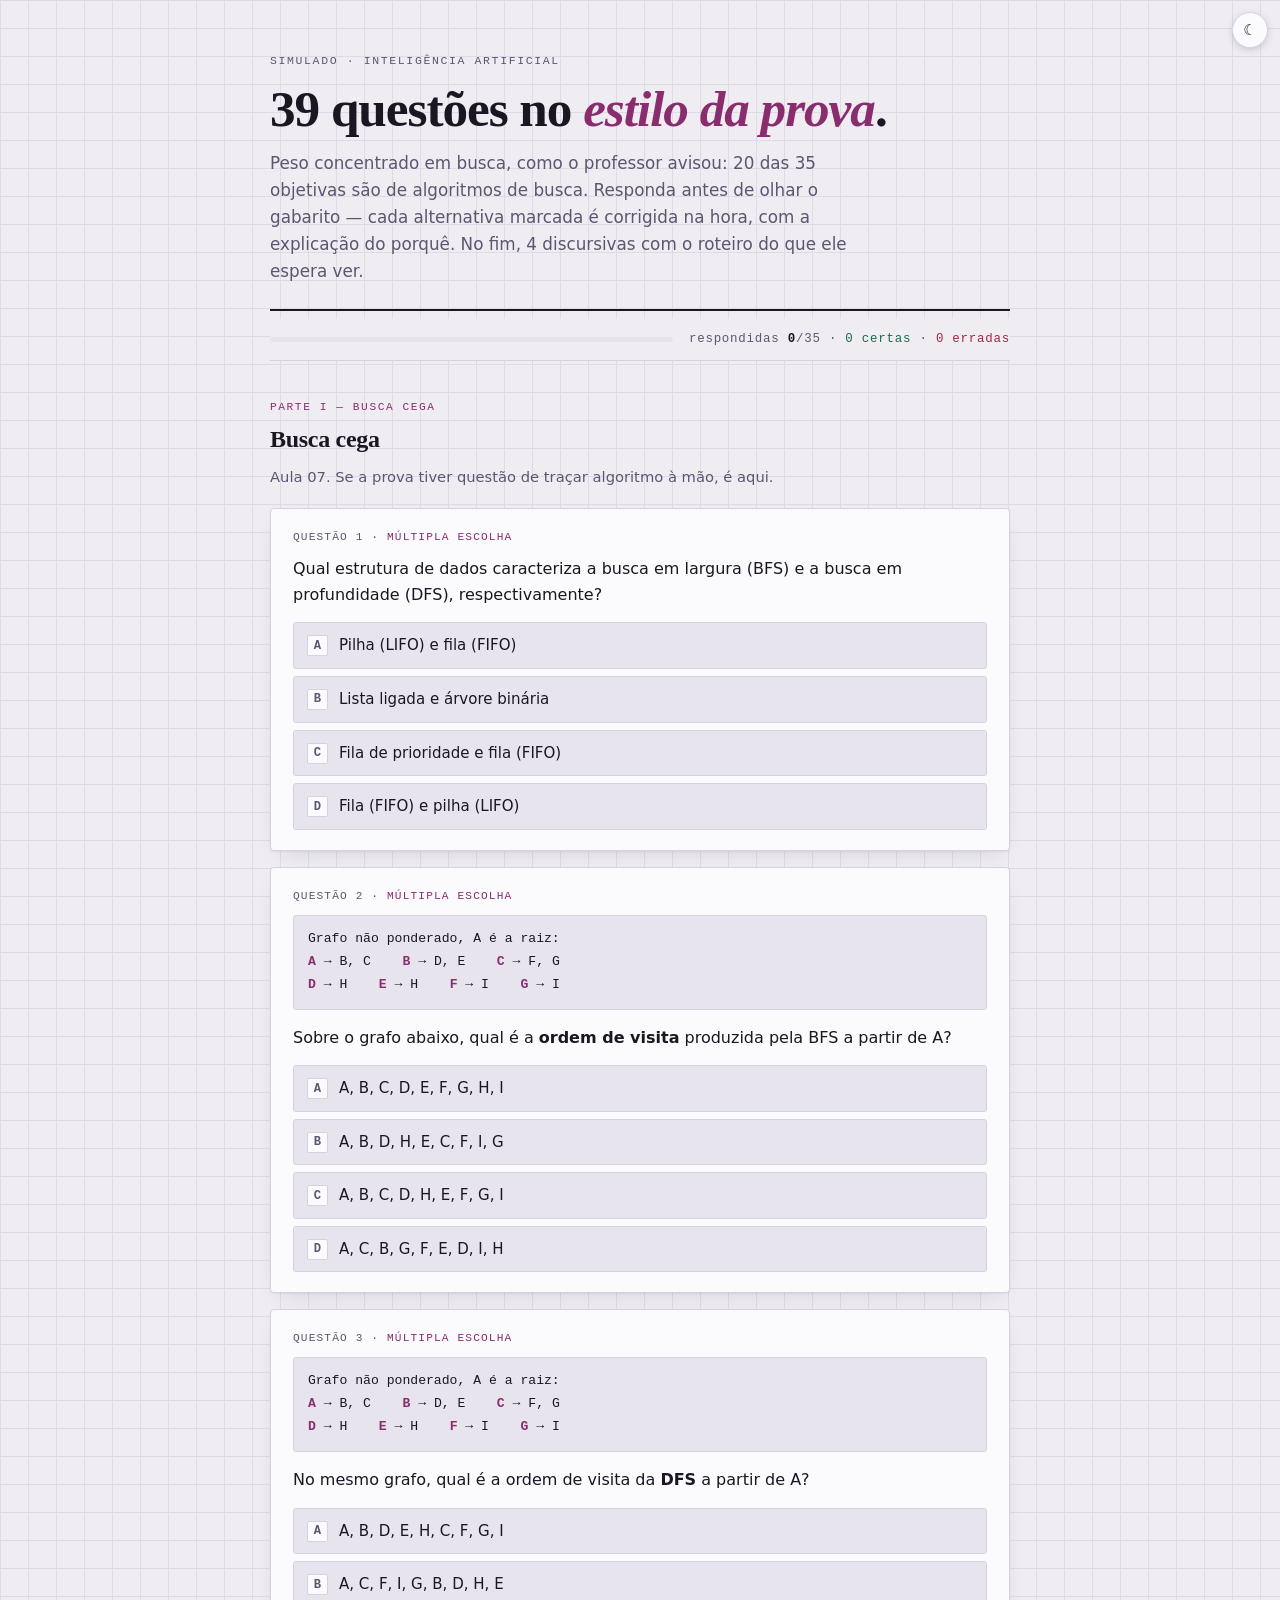
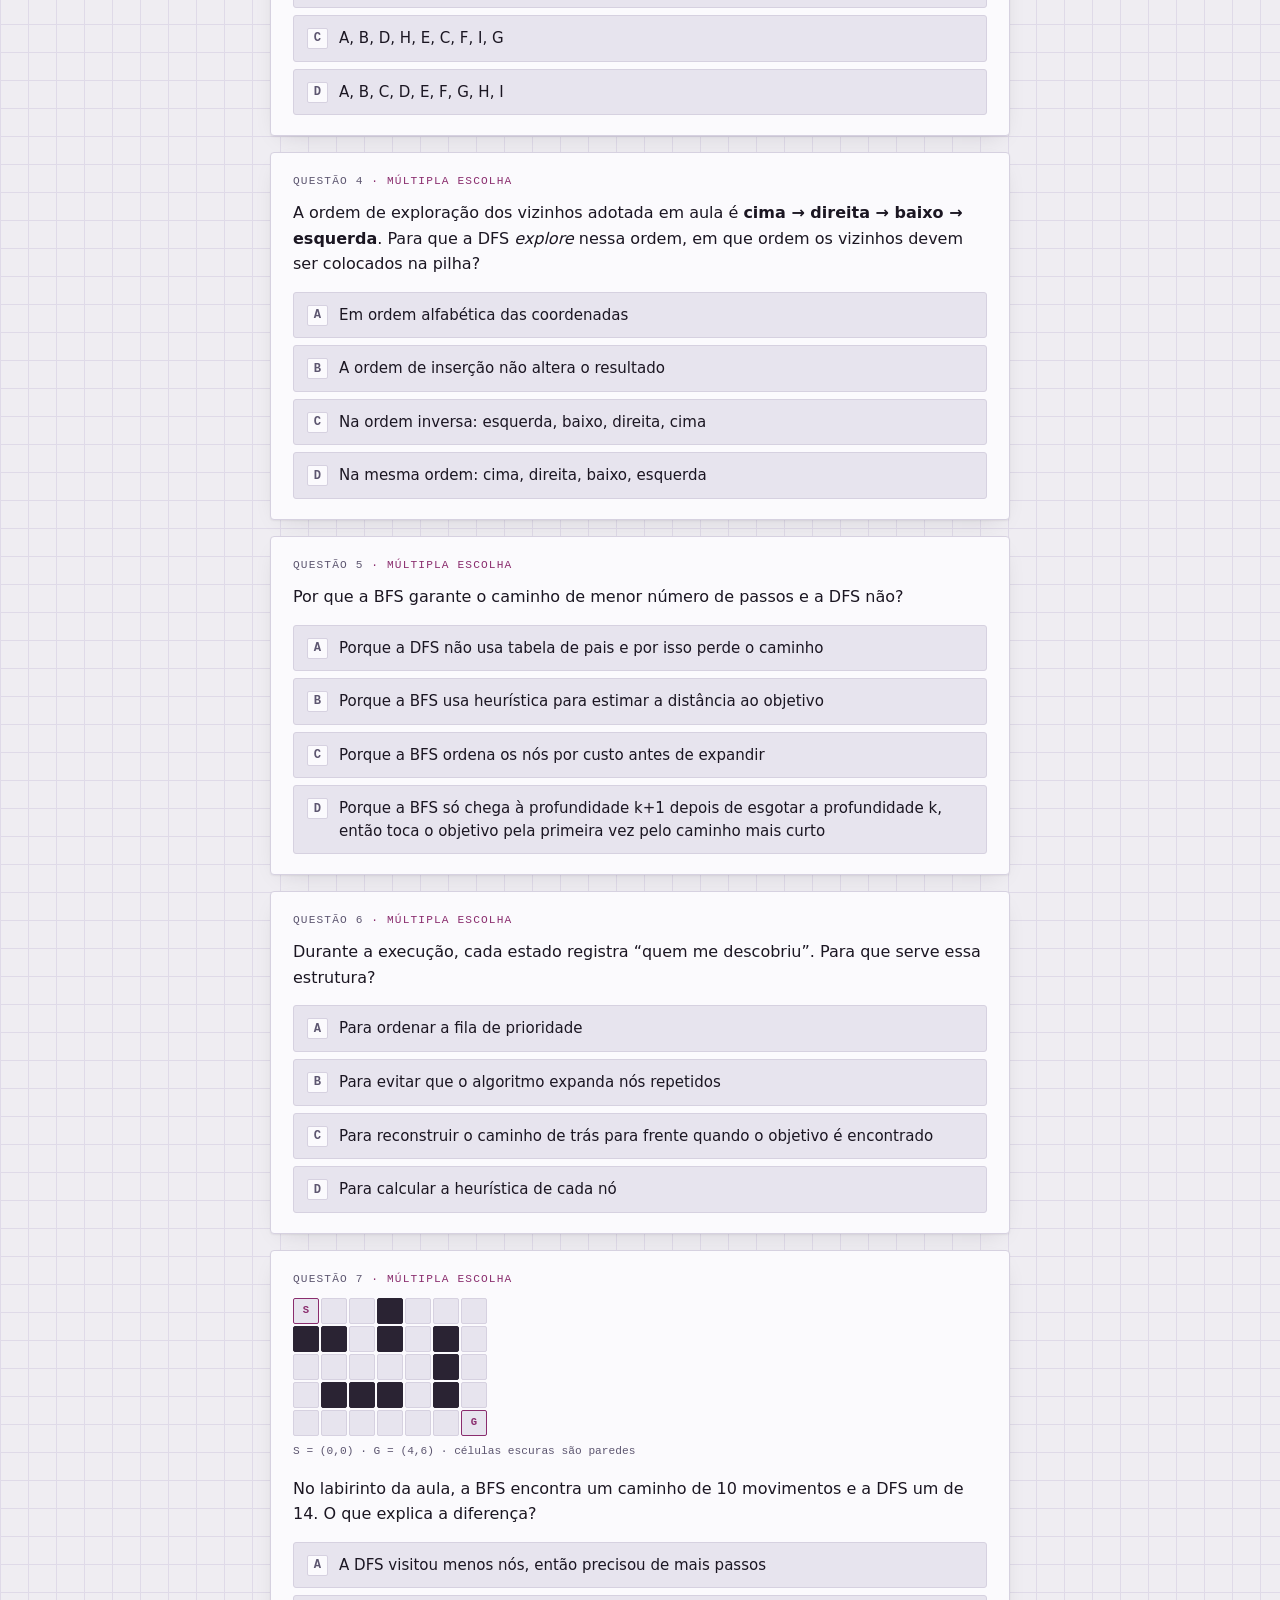
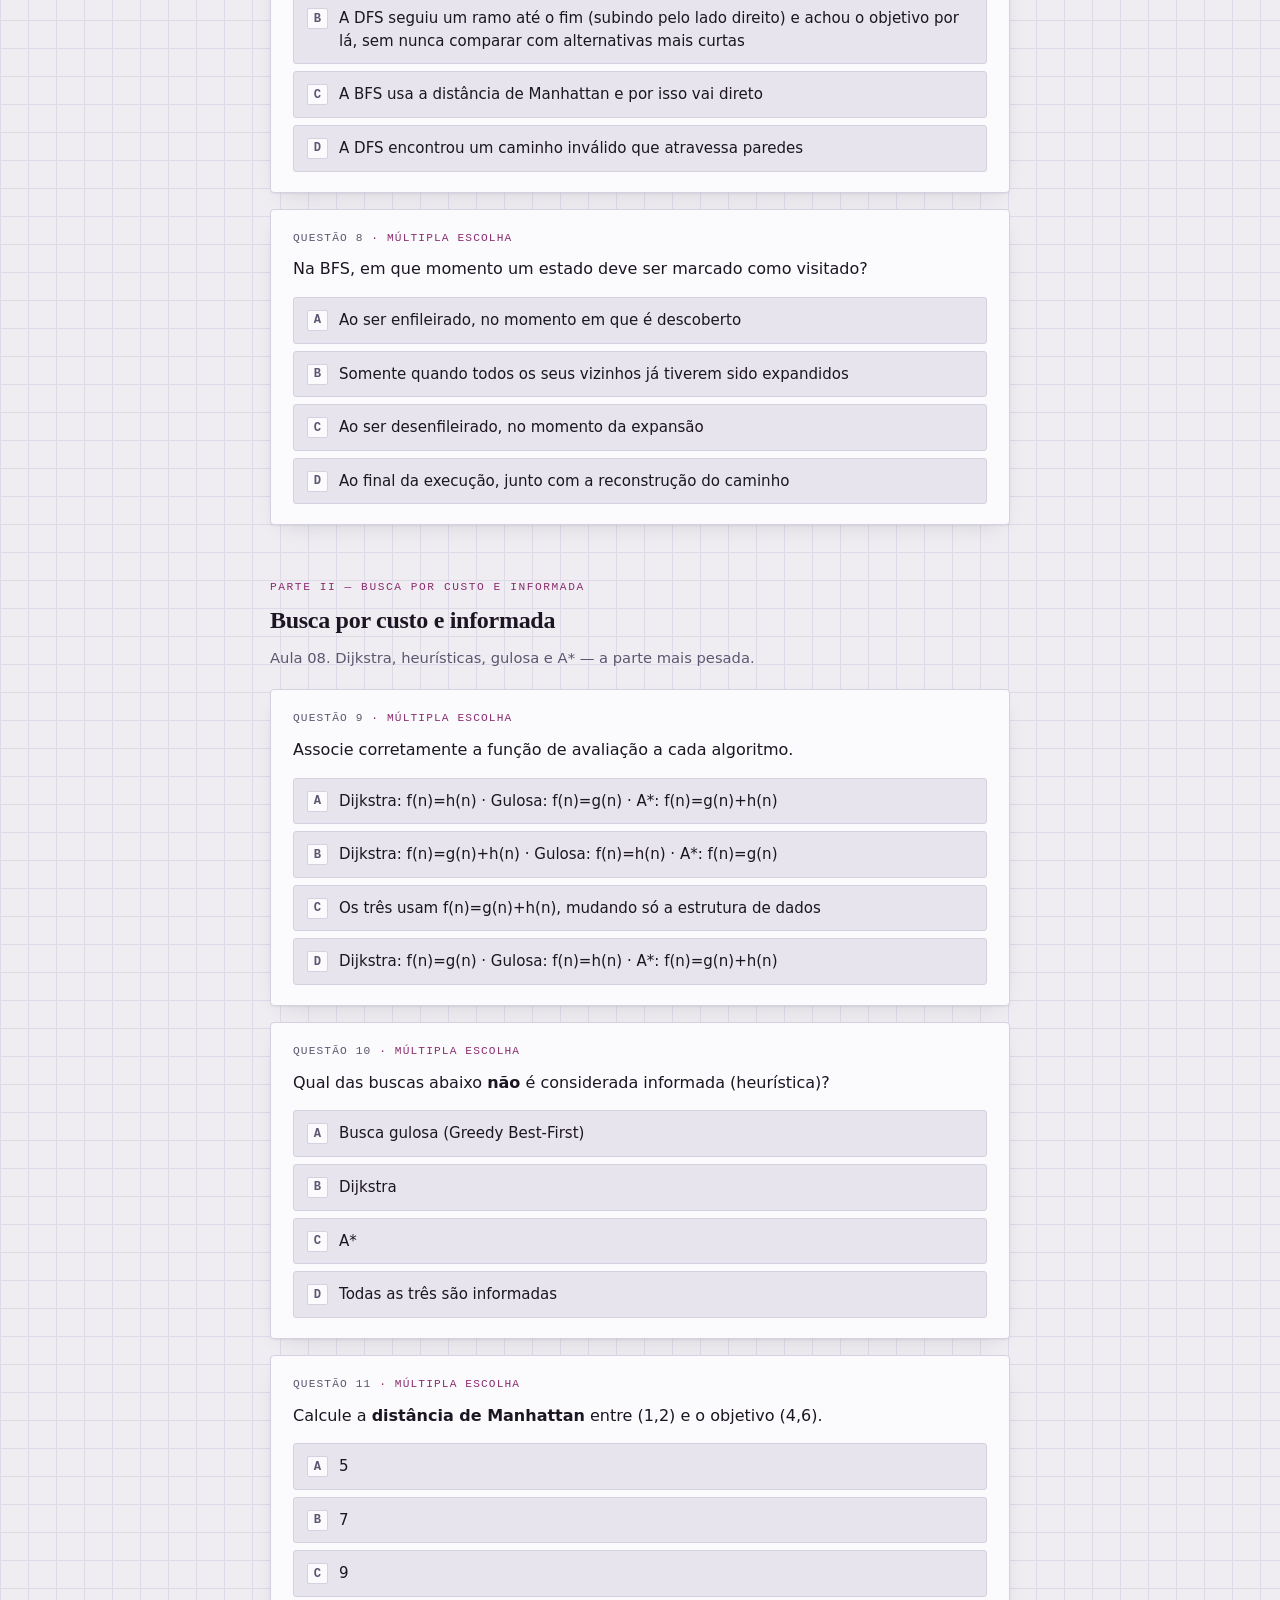
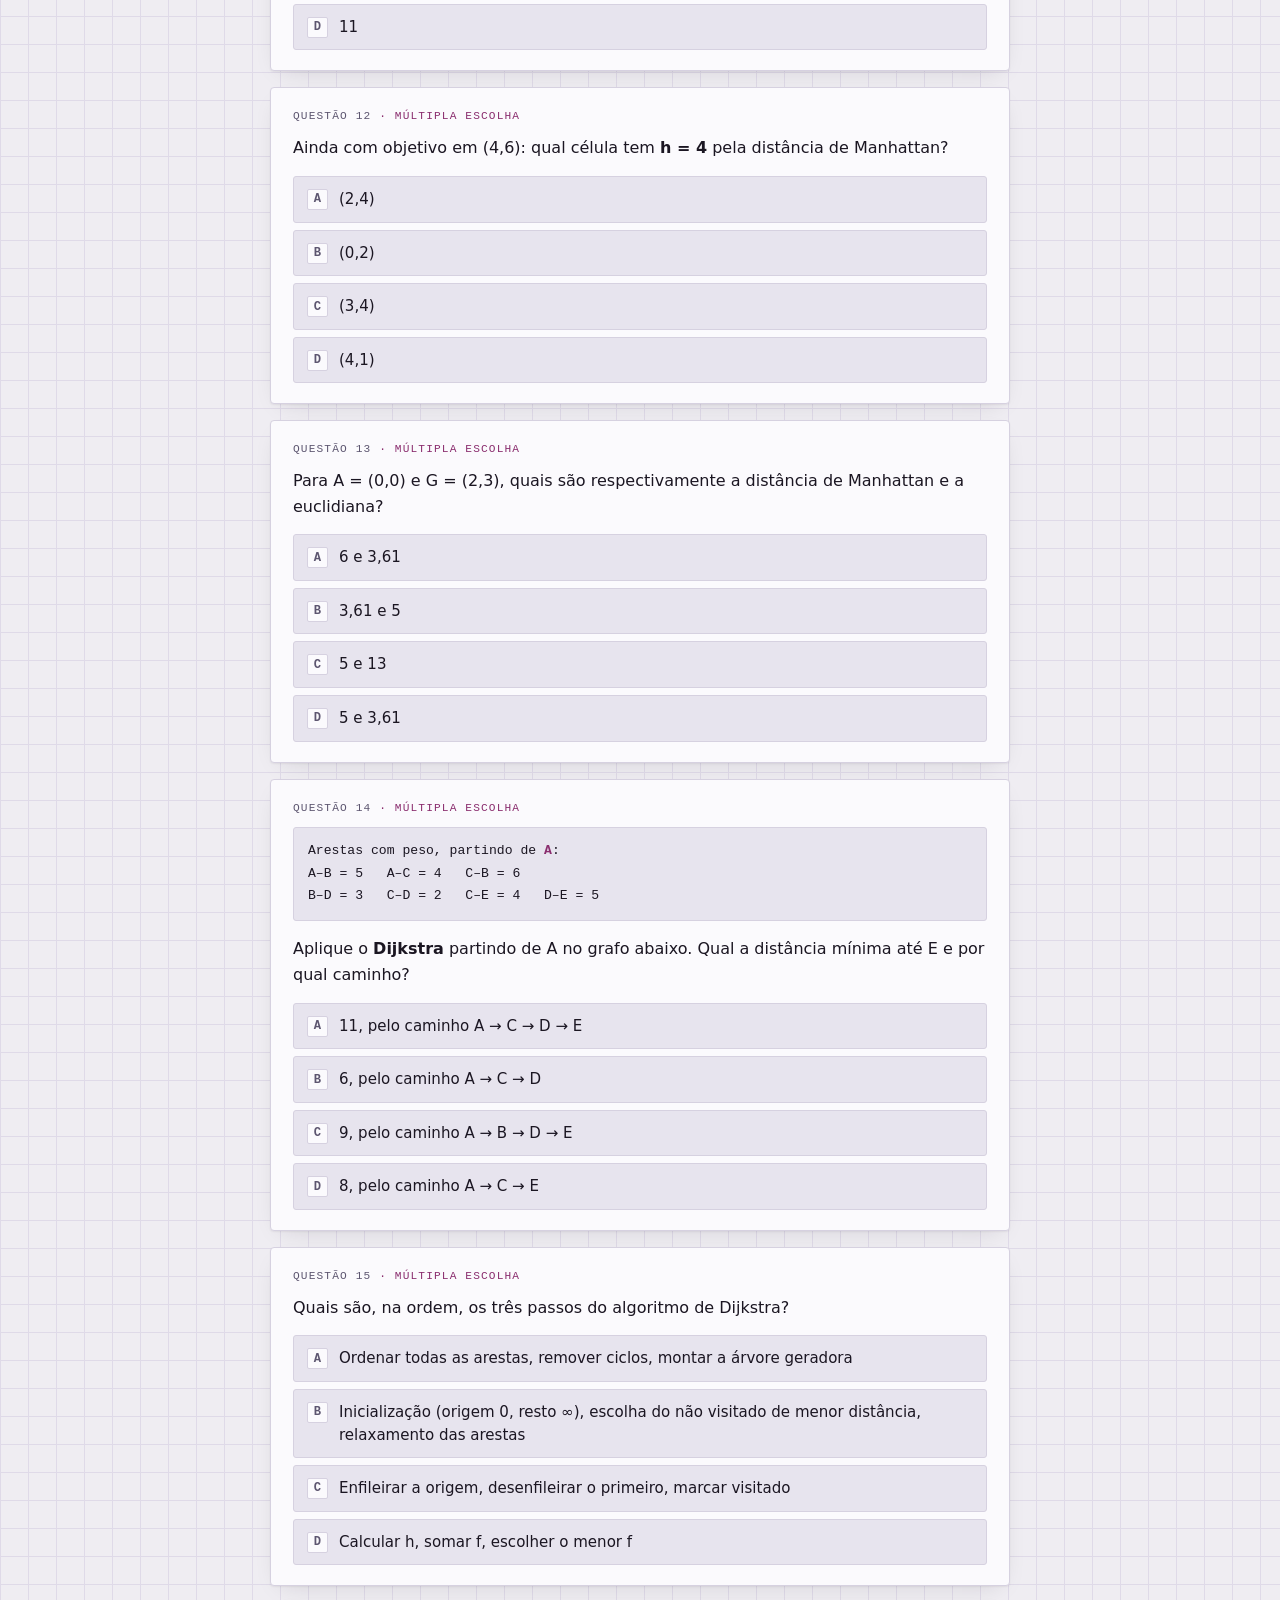
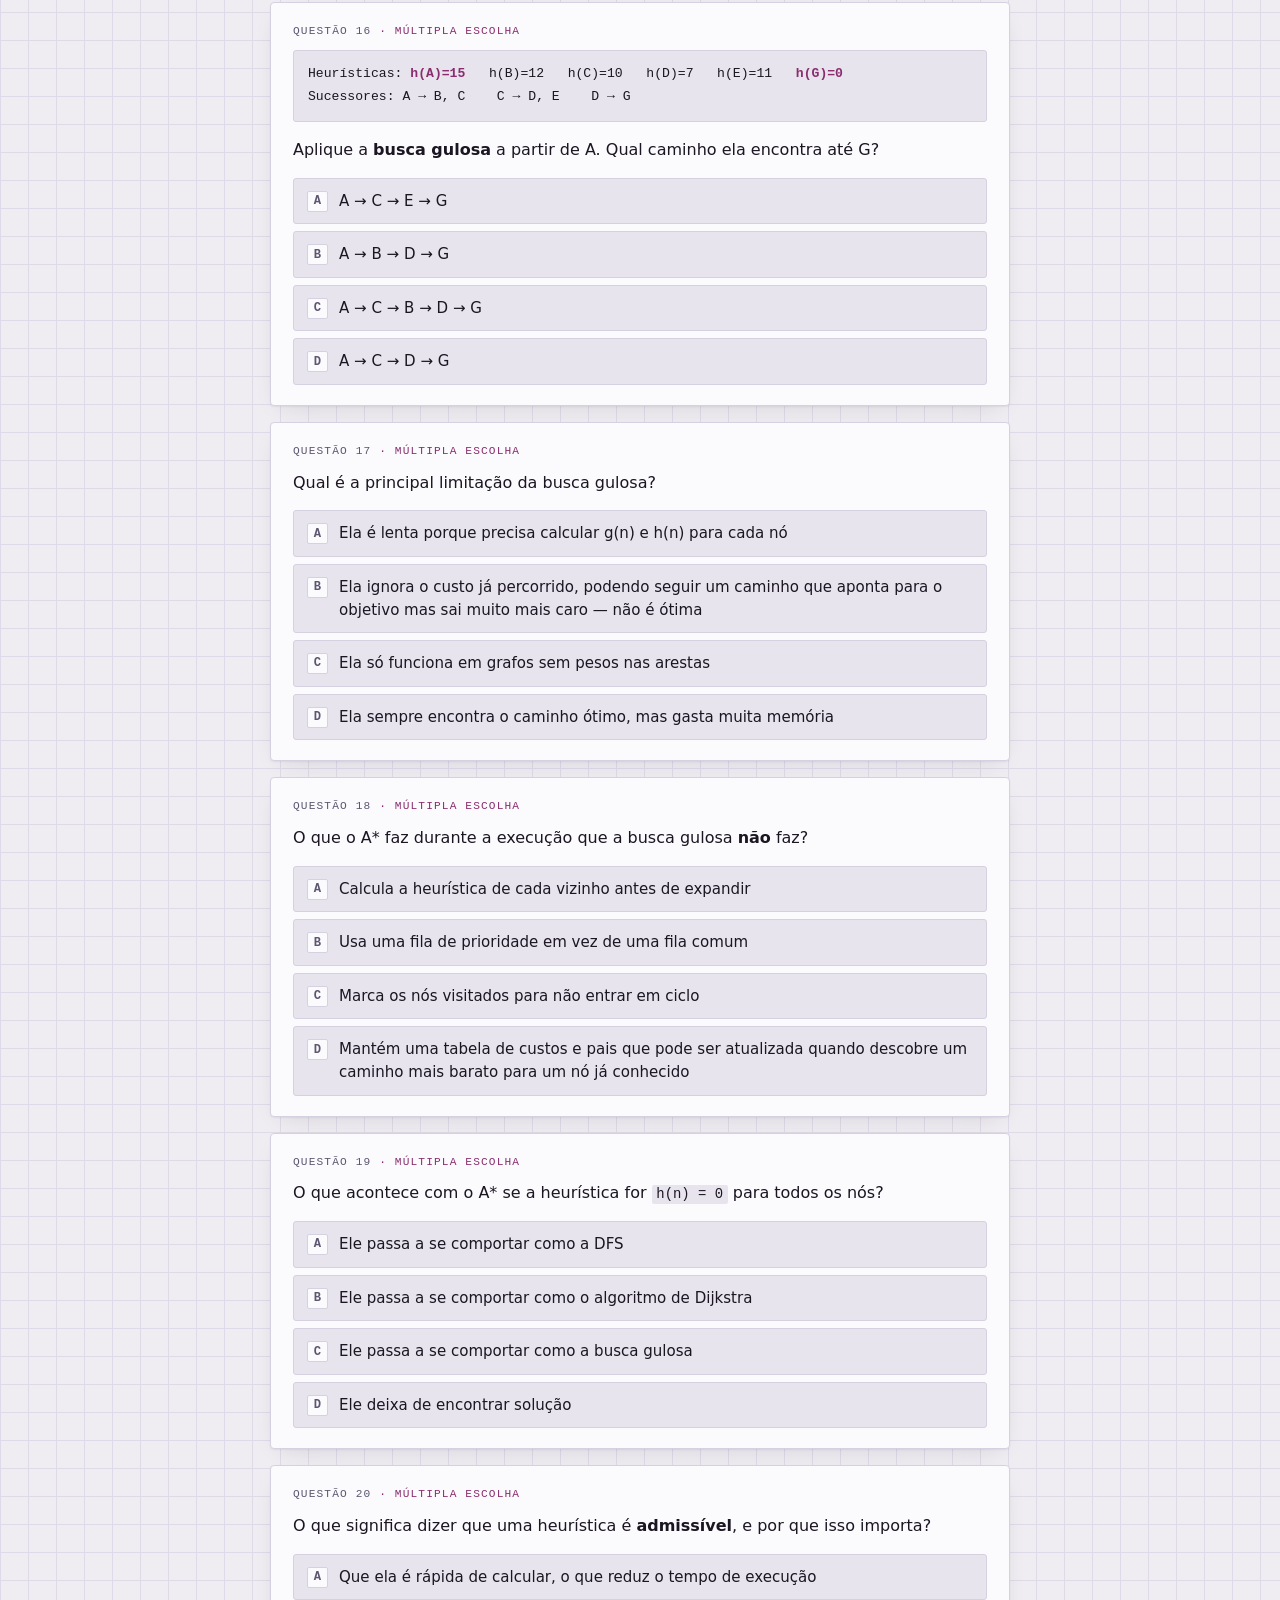
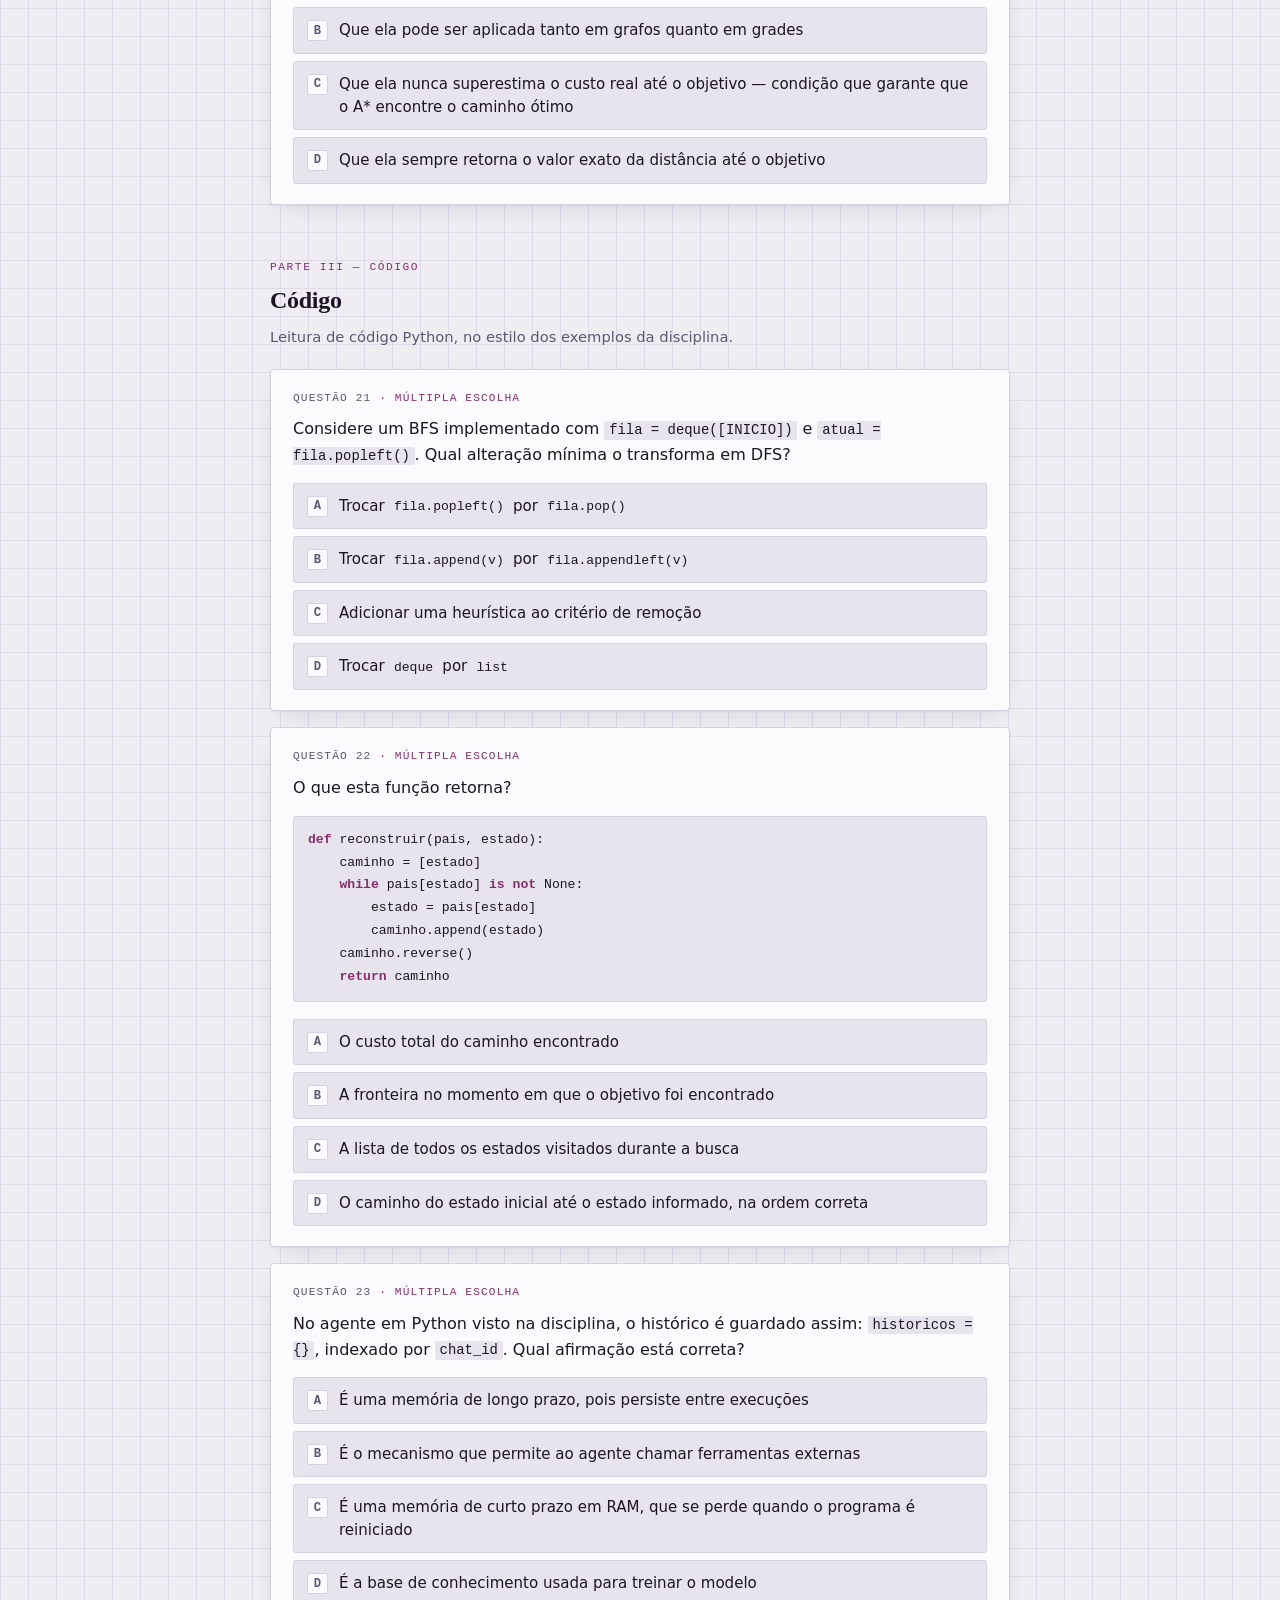
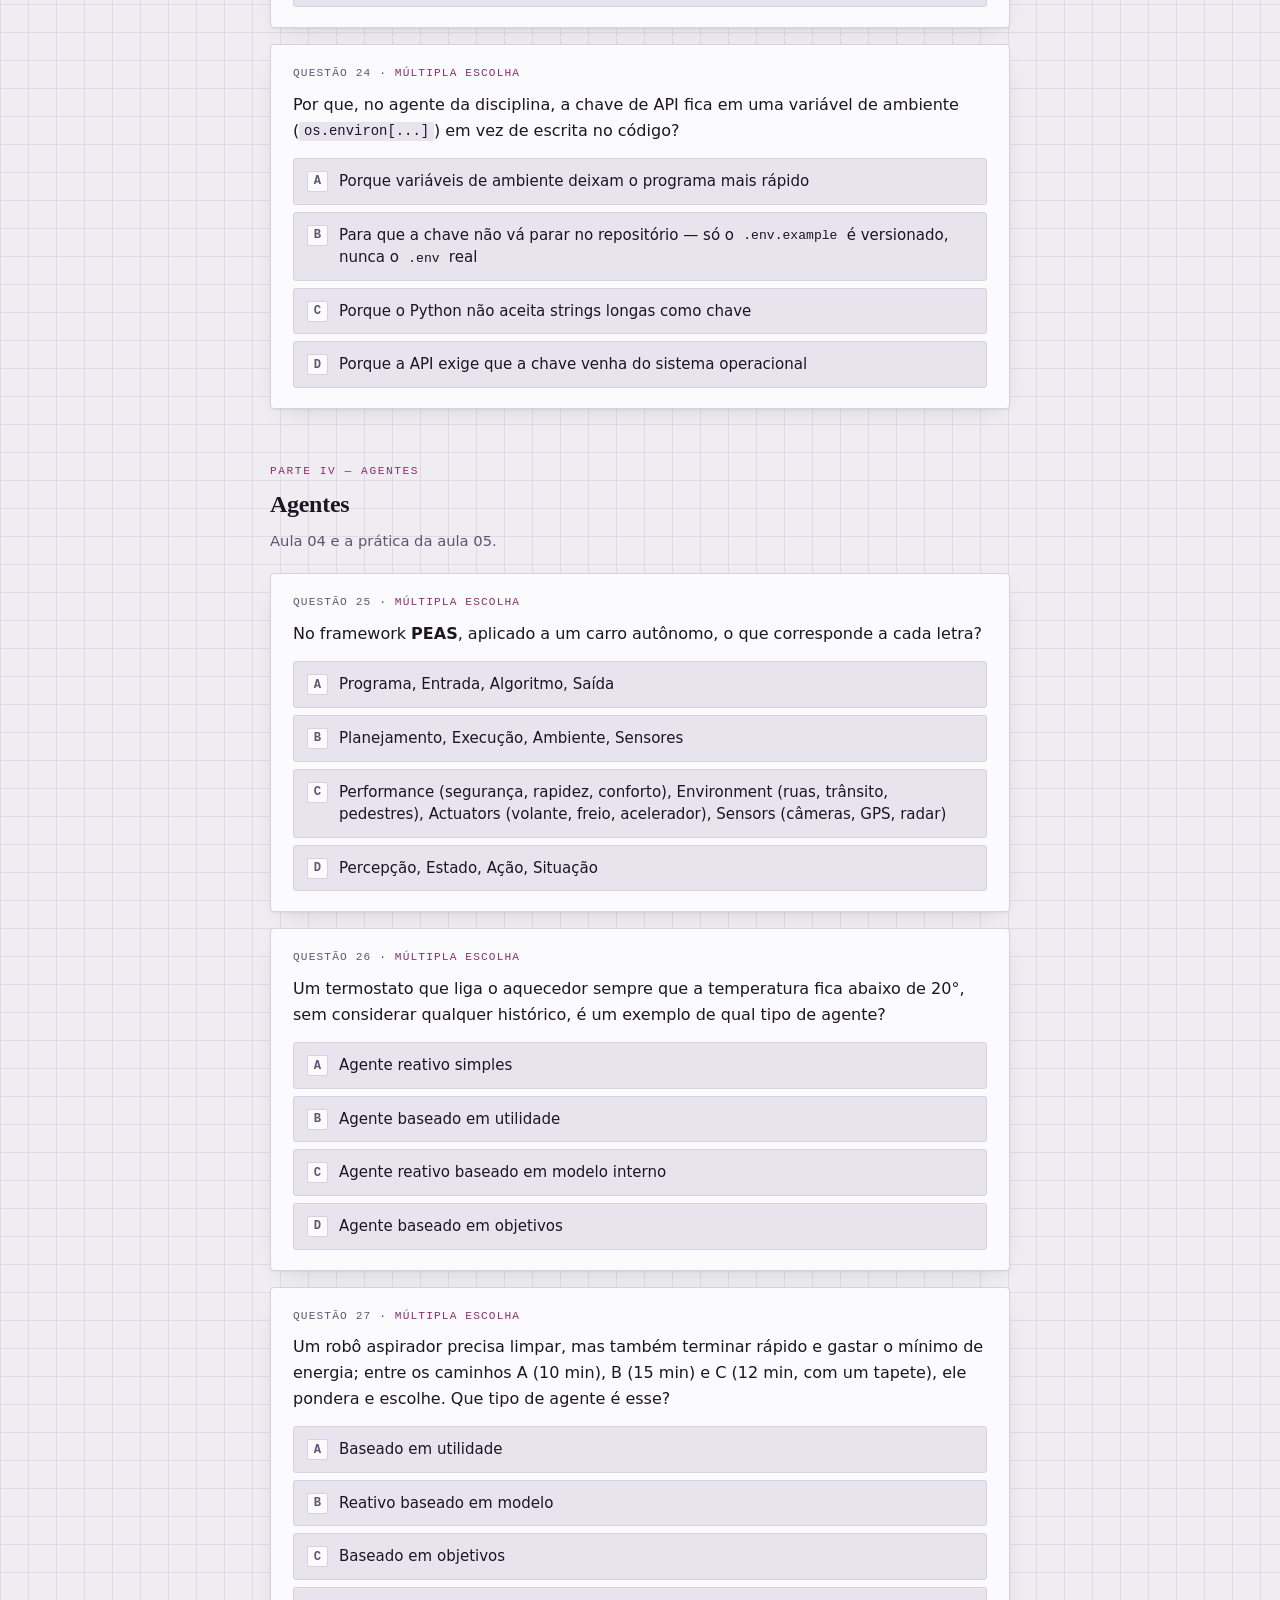
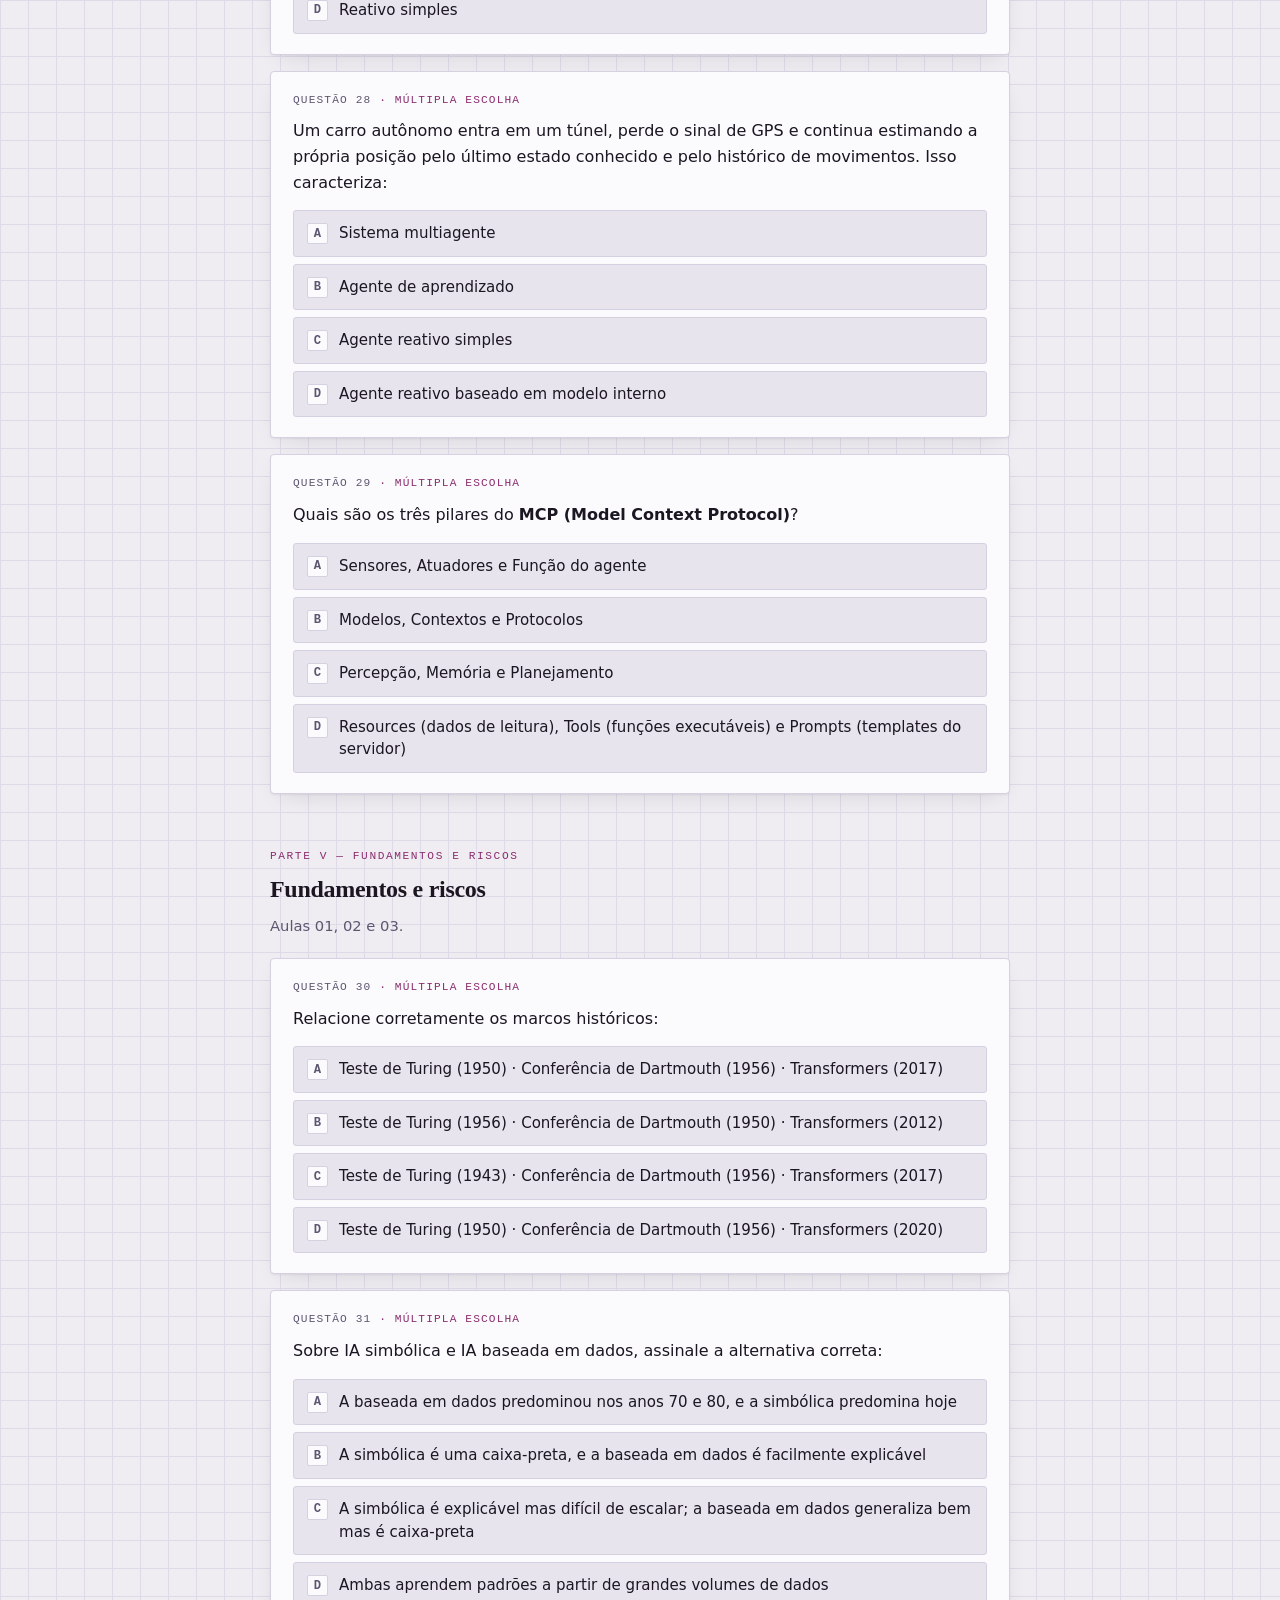
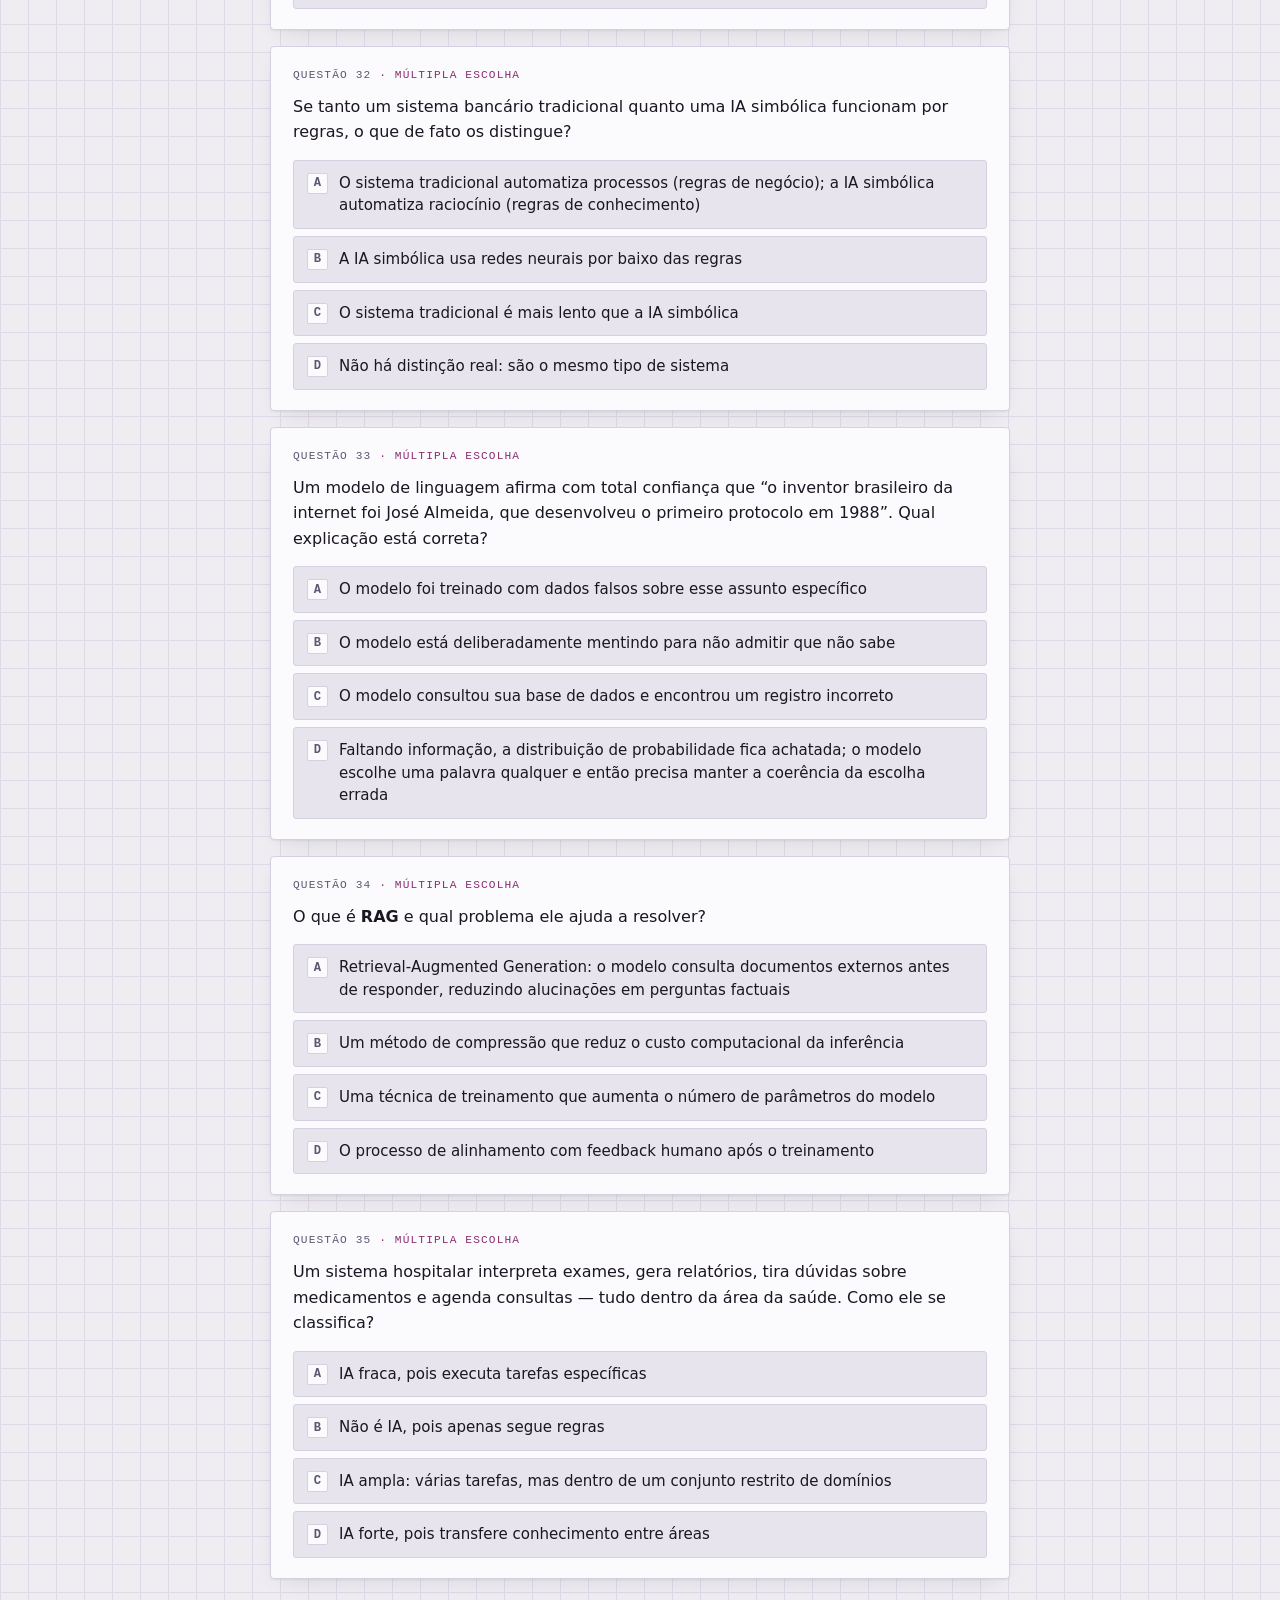
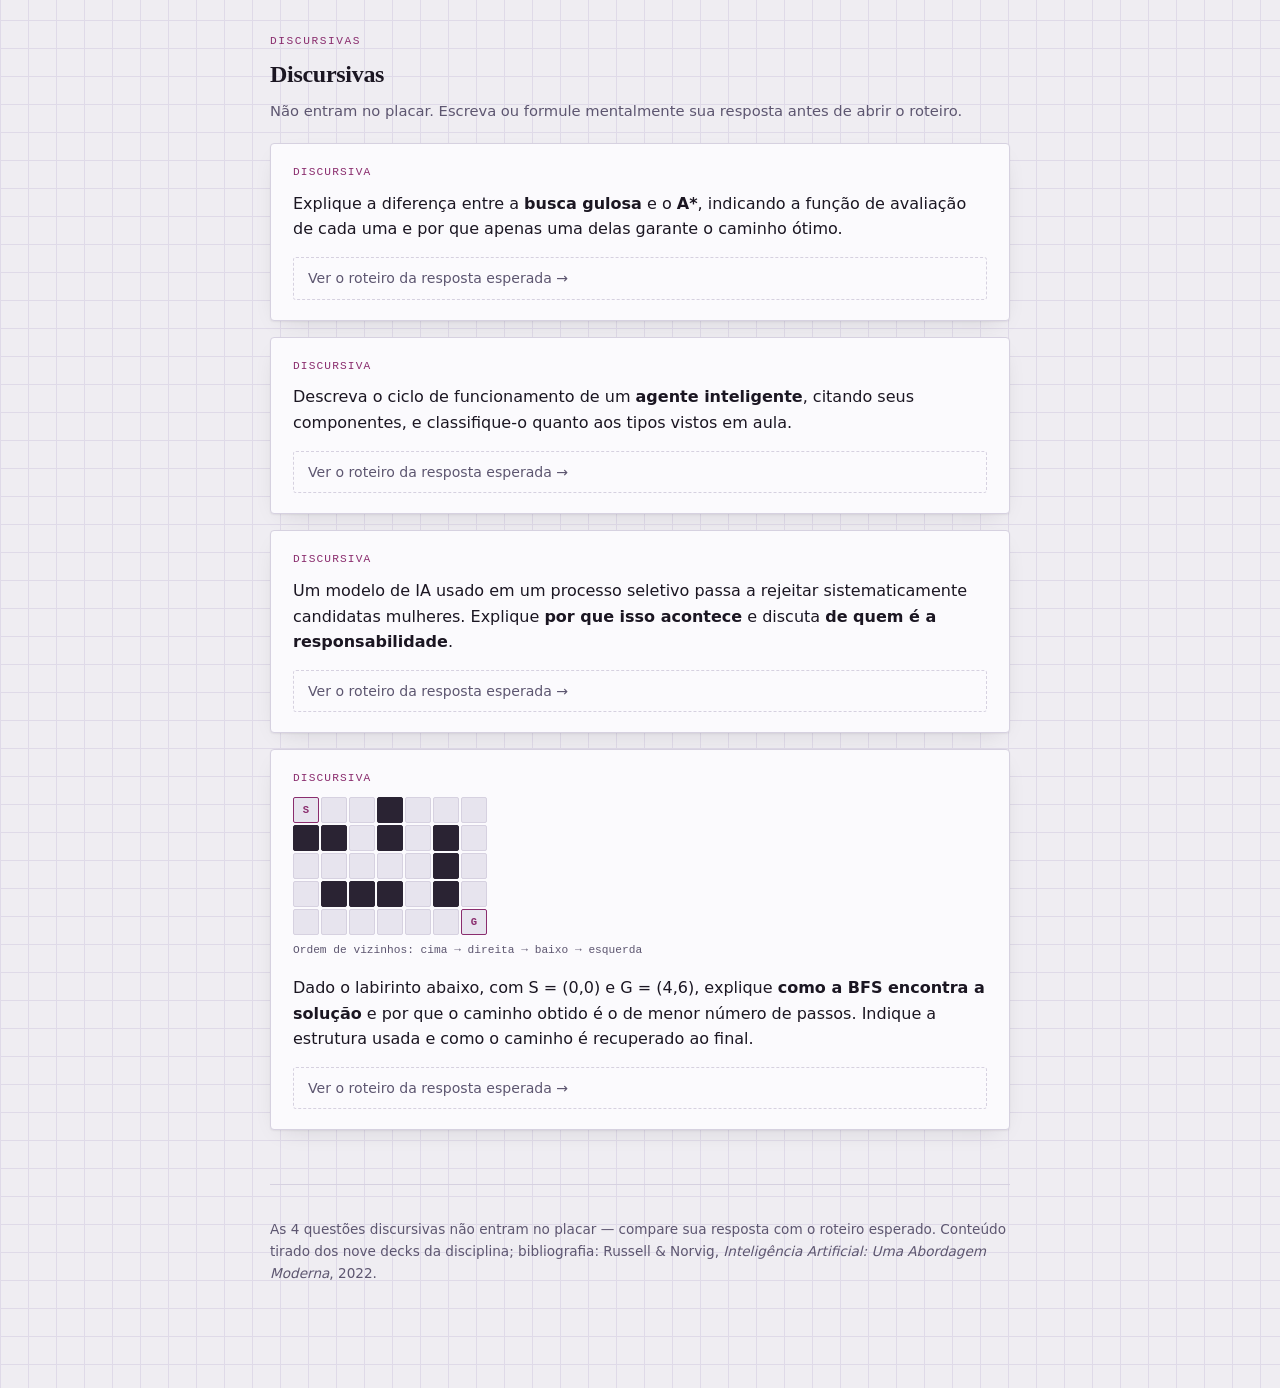
<file: simulado.html>
<!doctype html>
<html lang="pt-BR">
<head>
  <meta charset="utf-8">
  <meta name="viewport" content="width=device-width, initial-scale=1">
  <meta name="color-scheme" content="light dark">
  <meta name="description" content="Simulado de Inteligencia Artificial com 35 questoes objetivas corrigidas na hora e 4 discursivas.">
  <title>Simulado — Inteligência Artificial</title>
  <link rel="icon" href="data:image/svg+xml,%3Csvg xmlns=%22http://www.w3.org/2000/svg%22 viewBox=%220 0 100 100%22%3E%3Ctext y=%22.9em%22 font-size=%2290%22%3E📝%3C/text%3E%3C/svg%3E">
  <style>
    *,*::before,*::after{box-sizing:border-box;}
    html{-webkit-text-size-adjust:100%;}
    body{margin:0;}
    img,svg,video{max-width:100%;height:auto;}
    button,input,select,textarea{font:inherit;color:inherit;}
    table{border-collapse:collapse;}
  </style>
</head>
<body>
<style>
:root{
  --paper:#EFEDF2; --surface:#FBFAFD; --surface-2:#E7E4EE;
  --ink:#1B1622; --ink-soft:#5D5670; --line:#D6D1E0; --grid:#DFDAE8;
  --accent:#8A2D6E; --accent-soft:#F4DCEE; --accent-ink:#FFFFFF;
  --amber:#A65A0B; --amber-soft:#F7E6D2;
  --ok:#1B6B49; --ok-soft:#DCEFE4; --bad:#A32741; --bad-soft:#F7DDE3;
  --wall:#2A2333;
  --shadow:0 1px 2px rgba(27,22,34,.06), 0 8px 24px -12px rgba(27,22,34,.18);
  --mono:ui-monospace,"SF Mono","Cascadia Code","Roboto Mono",Menlo,Consolas,monospace;
  --body:system-ui,-apple-system,"Segoe UI",Roboto,sans-serif;
  --display:Georgia,"Iowan Old Style","Palatino Linotype","Times New Roman",serif;
}
@media (prefers-color-scheme:dark){
  :root{
    --paper:#141119; --surface:#1D1926; --surface-2:#272232;
    --ink:#EDE9F4; --ink-soft:#ABA2BE; --line:#332C41; --grid:#221D2C;
    --accent:#E98FCE; --accent-soft:#3F1B37; --accent-ink:#1B1622;
    --amber:#E7A45C; --amber-soft:#3A2A18;
    --ok:#5FD3A0; --ok-soft:#173327; --bad:#F2879E; --bad-soft:#3A1822;
    --wall:#0B0910;
    --shadow:0 1px 2px rgba(0,0,0,.4), 0 8px 24px -12px rgba(0,0,0,.6);
  }
}
:root[data-theme="dark"]{
  --paper:#141119; --surface:#1D1926; --surface-2:#272232;
  --ink:#EDE9F4; --ink-soft:#ABA2BE; --line:#332C41; --grid:#221D2C;
  --accent:#E98FCE; --accent-soft:#3F1B37; --accent-ink:#1B1622;
  --amber:#E7A45C; --amber-soft:#3A2A18;
  --ok:#5FD3A0; --ok-soft:#173327; --bad:#F2879E; --bad-soft:#3A1822;
  --wall:#0B0910;
  --shadow:0 1px 2px rgba(0,0,0,.4), 0 8px 24px -12px rgba(0,0,0,.6);
}
:root[data-theme="light"]{
  --paper:#EFEDF2; --surface:#FBFAFD; --surface-2:#E7E4EE;
  --ink:#1B1622; --ink-soft:#5D5670; --line:#D6D1E0; --grid:#DFDAE8;
  --accent:#8A2D6E; --accent-soft:#F4DCEE; --accent-ink:#FFFFFF;
  --amber:#A65A0B; --amber-soft:#F7E6D2;
  --ok:#1B6B49; --ok-soft:#DCEFE4; --bad:#A32741; --bad-soft:#F7DDE3;
  --wall:#2A2333;
  --shadow:0 1px 2px rgba(27,22,34,.06), 0 8px 24px -12px rgba(27,22,34,.18);
}

*{box-sizing:border-box;}
body{
  margin:0; background:var(--paper); color:var(--ink);
  font-family:var(--body); font-size:16.5px; line-height:1.6;
  background-image:
    repeating-linear-gradient(to right, var(--grid) 0 1px, transparent 1px 28px),
    repeating-linear-gradient(to bottom, var(--grid) 0 1px, transparent 1px 28px);
  -webkit-font-smoothing:antialiased;
}
.page{max-width:780px; margin:0 auto; padding:0 20px 90px;}

.masthead{padding:52px 0 24px; border-bottom:2px solid var(--ink); margin-bottom:8px;}
.eyebrow{font-family:var(--mono); font-size:.72rem; letter-spacing:.14em; text-transform:uppercase;
  color:var(--ink-soft); margin:0 0 12px;}
h1{font-family:var(--display); font-weight:700; font-size:clamp(2.1rem,5.5vw,3.2rem);
  line-height:1.05; letter-spacing:-.02em; margin:0 0 14px; text-wrap:balance;}
h1 em{font-style:italic; color:var(--accent);}
.lede{font-size:1.05rem; color:var(--ink-soft); margin:0; max-width:58ch;}

/* ---- placar fixo ---- */
.scorebar{
  position:sticky; top:0; z-index:20; background:var(--paper);
  border-bottom:1px solid var(--line); padding:11px 0 10px; margin-bottom:30px;
  display:flex; align-items:center; gap:16px; flex-wrap:wrap;
}
.track{flex:1; min-width:150px; height:5px; background:var(--surface-2); border-radius:3px; overflow:hidden;}
.track span{display:block; height:100%; width:0; background:var(--accent); transition:width .3s;}
@media (prefers-reduced-motion:reduce){ .track span{transition:none;} }
.tally{font-family:var(--mono); font-size:.78rem; letter-spacing:.06em; color:var(--ink-soft);
  font-variant-numeric:tabular-nums; white-space:nowrap;}
.tally b{color:var(--ink);}
.tally .hit{color:var(--ok);} .tally .miss{color:var(--bad);}

.parte{
  font-family:var(--mono); font-size:.7rem; letter-spacing:.14em; text-transform:uppercase;
  color:var(--accent); margin:46px 0 4px; padding-top:8px;
}
.parte:first-of-type{margin-top:26px;}
h2{font-family:var(--display); font-size:1.5rem; letter-spacing:-.012em; margin:0 0 6px;}
.parte-sub{color:var(--ink-soft); font-size:.92rem; margin:0 0 20px;}

/* ---- questão ---- */
.q{
  background:var(--surface); border:1px solid var(--line); border-radius:4px;
  padding:20px 22px; margin-bottom:16px; box-shadow:var(--shadow);
}
.q-num{font-family:var(--mono); font-size:.7rem; letter-spacing:.1em; color:var(--ink-soft);
  text-transform:uppercase; display:block; margin-bottom:9px;}
.q-num .kind{color:var(--accent);}
.stem{margin:0 0 15px; font-size:1rem;}
.stem code, .opt code, .why code{font-family:var(--mono); font-size:.87em;
  background:var(--surface-2); padding:.1em .34em; border-radius:2px;}
.stem strong{font-weight:650;}

.figure{margin:0 0 15px;}
.mini{display:grid; grid-template-columns:repeat(7,26px); gap:2px;}
.mini i{
  width:26px; height:26px; border-radius:2px; background:var(--surface-2); border:1px solid var(--line);
  display:flex; align-items:center; justify-content:center;
  font-family:var(--mono); font-size:.66rem; font-style:normal; font-weight:700; color:var(--ink-soft);
}
.mini i.w{background:var(--wall); border-color:var(--wall);}
.mini i.s, .mini i.g{border-color:var(--accent); color:var(--accent);}
.figcap{font-family:var(--mono); font-size:.7rem; color:var(--ink-soft); margin:7px 0 0;}

.graph{font-family:var(--mono); font-size:.82rem; background:var(--surface-2); border:1px solid var(--line);
  border-radius:3px; padding:12px 14px; margin:0 0 15px; overflow-x:auto; line-height:1.75;}
.graph b{color:var(--accent);}

.opts{display:grid; gap:7px;}
.opt{
  display:flex; gap:11px; align-items:flex-start; width:100%; text-align:left;
  background:var(--surface-2); border:1px solid var(--line); border-radius:3px;
  padding:11px 13px; font-family:inherit; font-size:.94rem; line-height:1.5; color:var(--ink);
  cursor:pointer; transition:border-color .15s, background .15s;
}
.opt:hover:not(:disabled){border-color:var(--accent);}
.opt:focus-visible{outline:2px solid var(--accent); outline-offset:2px;}
.opt:disabled{cursor:default;}
.opt .letra{
  font-family:var(--mono); font-size:.76rem; font-weight:700; color:var(--ink-soft);
  border:1px solid var(--line); border-radius:2px; width:21px; height:21px; flex:none;
  display:flex; align-items:center; justify-content:center; margin-top:1px; background:var(--surface);
}
.opt.certa{background:var(--ok-soft); border-color:var(--ok);}
.opt.certa .letra{background:var(--ok); border-color:var(--ok); color:var(--surface);}
.opt.errada{background:var(--bad-soft); border-color:var(--bad);}
.opt.errada .letra{background:var(--bad); border-color:var(--bad); color:var(--surface);}

.why{
  margin:13px 0 0; padding:13px 15px; border-radius:3px; font-size:.92rem;
  background:var(--surface-2); border:1px solid var(--line); display:none;
}
.q.resolvida .why{display:block;}
.why .verdict{font-family:var(--mono); font-size:.68rem; letter-spacing:.12em; text-transform:uppercase;
  display:block; margin-bottom:6px;}
.why.ok .verdict{color:var(--ok);} .why.no .verdict{color:var(--bad);}
.why p{margin:0 0 8px;} .why p:last-child{margin:0;}
.why .ref{font-size:.85rem; color:var(--ink-soft);}

.disc-btn{
  background:none; border:1px dashed var(--line); color:var(--ink-soft); border-radius:3px;
  padding:9px 14px; font-family:inherit; font-size:.88rem; cursor:pointer; width:100%; text-align:left;
}
.disc-btn:hover{border-color:var(--accent); color:var(--accent);}
.disc-btn:focus-visible{outline:2px solid var(--accent); outline-offset:2px;}
.modelo{display:none; margin-top:13px; padding:14px 16px; background:var(--accent-soft);
  border:1px solid var(--accent); border-radius:3px; font-size:.93rem;}
.q.aberta .modelo{display:block;}
.q.aberta .disc-btn{display:none;}
.modelo .verdict{font-family:var(--mono); font-size:.68rem; letter-spacing:.12em; text-transform:uppercase;
  color:var(--accent); display:block; margin-bottom:7px;}
.modelo ul{margin:8px 0 0; padding-left:20px;}
.modelo li{margin-bottom:5px;}
.modelo p{margin:0 0 8px;}

/* ---- resultado ---- */
.result{
  margin-top:40px; padding:26px; border:2px solid var(--ink); border-radius:4px;
  background:var(--surface); display:none;
}
.result.on{display:block;}
.result h3{font-family:var(--display); font-size:1.6rem; margin:0 0 6px;}
.big{font-family:var(--mono); font-size:2.6rem; font-weight:700; color:var(--accent);
  font-variant-numeric:tabular-nums; line-height:1; margin:0 0 4px;}
.result p{margin:0 0 12px; color:var(--ink-soft);}
.weak{margin:16px 0 0; padding:0; list-style:none;}
.weak li{font-size:.9rem; padding:7px 0; border-top:1px solid var(--line); display:flex; gap:10px;}
.weak li span:first-child{font-family:var(--mono); font-size:.76rem; color:var(--bad); flex:none; width:56px;}

.actions{display:flex; gap:9px; flex-wrap:wrap; margin-top:20px;}
.act{background:var(--ink); color:var(--paper); border:1px solid var(--ink); border-radius:2px;
  padding:9px 17px; font-family:inherit; font-size:.9rem; font-weight:550; cursor:pointer;}
.act.ghost{background:transparent; color:var(--ink-soft); border-color:var(--line);}
.act:focus-visible{outline:2px solid var(--accent); outline-offset:2px;}

footer{margin-top:54px; padding-top:20px; border-top:1px solid var(--line);
  font-size:.85rem; color:var(--ink-soft);}
footer a{color:var(--accent);}
</style>

<div class="page">

<header class="masthead">
  <p class="eyebrow">Simulado · Inteligência Artificial</p>
  <h1>39 questões no <em>estilo da prova</em>.</h1>
  <p class="lede">Peso concentrado em busca, como o professor avisou: 20 das 35 objetivas são de algoritmos de busca. Responda antes de olhar o gabarito — cada alternativa marcada é corrigida na hora, com a explicação do porquê. No fim, 4 discursivas com o roteiro do que ele espera ver.</p>
</header>

<div class="scorebar">
  <div class="track"><span id="bar"></span></div>
  <div class="tally" id="tally">respondidas <b>0</b>/35 · <span class="hit">0 certas</span> · <span class="miss">0 erradas</span></div>
</div>

<main id="quiz"></main>

<div class="result" id="result">
  <h3>Resultado</h3>
  <p class="big" id="pct">—</p>
  <p id="verdito"></p>
  <ul class="weak" id="weak"></ul>
  <div class="actions">
    <button class="act" id="again">Refazer o simulado</button>
    <button class="act ghost" id="top">Voltar ao topo</button>
  </div>
</div>

<footer>
  <p>As 4 questões discursivas não entram no placar — compare sua resposta com o roteiro esperado. Conteúdo tirado dos nove decks da disciplina; bibliografia: Russell &amp; Norvig, <em>Inteligência Artificial: Uma Abordagem Moderna</em>, 2022.</p>
</footer>

</div>

<script>
(function(){
  "use strict";

  var MAZE = ["S..#...","##.#.#.",".....#.",".###.#.","......G"];

  function mazeHTML(caption){
    var h = '<div class="figure"><div class="mini">';
    for (var r=0;r<MAZE.length;r++){
      for (var c=0;c<MAZE[r].length;c++){
        var ch = MAZE[r][c];
        var cls = ch === "#" ? "w" : (ch === "S" ? "s" : (ch === "G" ? "g" : ""));
        h += '<i class="' + cls + '">' + (ch === "#" || ch === "." ? "" : ch) + '</i>';
      }
    }
    h += '</div><p class="figcap">' + caption + '</p></div>';
    return h;
  }

  var GRAFO_ABC =
    '<div class="graph">' +
    'Grafo não ponderado, A é a raiz:<br>' +
    '<b>A</b> → B, C &nbsp;&nbsp; <b>B</b> → D, E &nbsp;&nbsp; <b>C</b> → F, G<br>' +
    '<b>D</b> → H &nbsp;&nbsp; <b>E</b> → H &nbsp;&nbsp; <b>F</b> → I &nbsp;&nbsp; <b>G</b> → I' +
    '</div>';

  var GRAFO_DIJ =
    '<div class="graph">' +
    'Arestas com peso, partindo de <b>A</b>:<br>' +
    'A–B = 5 &nbsp; A–C = 4 &nbsp; C–B = 6<br>' +
    'B–D = 3 &nbsp; C–D = 2 &nbsp; C–E = 4 &nbsp; D–E = 5' +
    '</div>';

  var GRAFO_GUL =
    '<div class="graph">' +
    'Heurísticas: <b>h(A)=15</b> &nbsp; h(B)=12 &nbsp; h(C)=10 &nbsp; h(D)=7 &nbsp; h(E)=11 &nbsp; <b>h(G)=0</b><br>' +
    'Sucessores: A → B, C &nbsp;&nbsp; C → D, E &nbsp;&nbsp; D → G' +
    '</div>';

  var Q = [

  /* ===================== PARTE I — BUSCA CEGA ===================== */
  {parte:"Parte I — Busca cega", sub:"Aula 07. Se a prova tiver questão de traçar algoritmo à mão, é aqui.", novaParte:true,
   tipo:"mc",
   stem:"Qual estrutura de dados caracteriza a busca em largura (BFS) e a busca em profundidade (DFS), respectivamente?",
   opts:["Fila (FIFO) e pilha (LIFO)",
         "Pilha (LIFO) e fila (FIFO)",
         "Fila de prioridade e fila (FIFO)",
         "Lista ligada e árvore binária"],
   ok:0,
   why:"A BFS usa <strong>fila</strong>: o primeiro que entra é o primeiro que sai, o que faz a exploração acontecer nível por nível. A DFS usa <strong>pilha</strong>: o último que entra sai primeiro, o que faz ela mergulhar em um ramo até o fim."},

  {tipo:"mc",
   stem:"Sobre o grafo abaixo, qual é a <strong>ordem de visita</strong> produzida pela BFS a partir de A?",
   extra:GRAFO_ABC,
   opts:["A, B, D, H, E, C, F, I, G",
         "A, B, C, D, E, F, G, H, I",
         "A, C, B, G, F, E, D, I, H",
         "A, B, C, D, H, E, F, G, I"],
   ok:1,
   why:"A BFS lê o grafo nível a nível: nível 0 = A; nível 1 = B, C; nível 2 = D, E, F, G; nível 3 = H, I. A ordem de visita é literalmente essa leitura. <span class='ref'>Cuidado com a alternativa “A, B, D, H, E, C, F, I, G” — aquela é a ordem da DFS.</span>"},

  {tipo:"mc",
   stem:"No mesmo grafo, qual é a ordem de visita da <strong>DFS</strong> a partir de A?",
   extra:GRAFO_ABC,
   opts:["A, B, C, D, E, F, G, H, I",
         "A, B, D, H, E, C, F, I, G",
         "A, B, D, E, H, C, F, G, I",
         "A, C, F, I, G, B, D, H, E"],
   ok:1,
   why:"A DFS desce por B até o fundo (B → D → H), volta e pega E, só então retorna para C e desce por F → I, terminando em G. Repare que ela <strong>abandona o nível 1 pela metade</strong>: vai de B direto ao fundo sem sequer olhar para C."},

  {tipo:"mc",
   stem:"A ordem de exploração dos vizinhos adotada em aula é <strong>cima → direita → baixo → esquerda</strong>. Para que a DFS <em>explore</em> nessa ordem, em que ordem os vizinhos devem ser colocados na pilha?",
   opts:["Na mesma ordem: cima, direita, baixo, esquerda",
         "Na ordem inversa: esquerda, baixo, direita, cima",
         "Em ordem alfabética das coordenadas",
         "A ordem de inserção não altera o resultado"],
   ok:1,
   why:"Como a pilha devolve o <strong>último</strong> que entrou, é preciso empilhar ao contrário para desempilhar na ordem desejada. Se você empilhar na ordem direta, a DFS vai explorar de trás para frente e o caminho encontrado muda."},

  {tipo:"mc",
   stem:"Por que a BFS garante o caminho de menor número de passos e a DFS não?",
   opts:["Porque a BFS ordena os nós por custo antes de expandir",
         "Porque a BFS usa heurística para estimar a distância ao objetivo",
         "Porque a BFS só chega à profundidade k+1 depois de esgotar a profundidade k, então toca o objetivo pela primeira vez pelo caminho mais curto",
         "Porque a DFS não usa tabela de pais e por isso perde o caminho"],
   ok:2,
   why:"É consequência direta da expansão por níveis. A DFS pode encontrar o objetivo no fundo de um desvio longo antes de considerar o caminho curto. <strong>Atenção à ressalva:</strong> a BFS é ótima em grafo <em>não ponderado</em> — com pesos diferentes, quem garante é o Dijkstra."},

  {tipo:"mc",
   stem:"Durante a execução, cada estado registra “quem me descobriu”. Para que serve essa estrutura?",
   opts:["Para calcular a heurística de cada nó",
         "Para reconstruir o caminho de trás para frente quando o objetivo é encontrado",
         "Para evitar que o algoritmo expanda nós repetidos",
         "Para ordenar a fila de prioridade"],
   ok:1,
   why:"É a <strong>tabela de pais</strong>. Nenhum algoritmo devolve o caminho durante a busca: ao achar o objetivo, segue-se <code>(4,6) ← (4,5) ← (4,4) …</code> até o estado inicial e inverte-se a lista. <span class='ref'>Quem evita repetição é o conjunto de visitados — não confunda os dois.</span>"},

  {tipo:"mc",
   stem:"No labirinto da aula, a BFS encontra um caminho de 10 movimentos e a DFS um de 14. O que explica a diferença?",
   extra:mazeHTML("S = (0,0) · G = (4,6) · células escuras são paredes"),
   opts:["A DFS encontrou um caminho inválido que atravessa paredes",
         "A DFS seguiu um ramo até o fim (subindo pelo lado direito) e achou o objetivo por lá, sem nunca comparar com alternativas mais curtas",
         "A BFS usa a distância de Manhattan e por isso vai direto",
         "A DFS visitou menos nós, então precisou de mais passos"],
   ok:1,
   why:"A DFS achou o objetivo descendo pela coluna 6, depois de subir por <code>(1,4) → (0,4) → (0,5) → (0,6)</code>. Ela <strong>para no primeiro caminho que encontra</strong>, sem garantia nenhuma de que seja o menor. A BFS, expandindo por níveis, só podia achar o de 10."},

  {tipo:"mc",
   stem:"Na BFS, em que momento um estado deve ser marcado como visitado?",
   opts:["Ao ser desenfileirado, no momento da expansão",
         "Ao ser enfileirado, no momento em que é descoberto",
         "Somente quando todos os seus vizinhos já tiverem sido expandidos",
         "Ao final da execução, junto com a reconstrução do caminho"],
   ok:1,
   why:"Marcar ao <strong>enfileirar</strong>. Se você marcar só na expansão, o mesmo estado pode ser descoberto por vários vizinhos e entrar na fila várias vezes — a ordem de visita muda e o traçado à mão sai errado. É o erro mais comum nessa questão."},

  /* ============ PARTE II — CUSTO E INFORMADA ============ */
  {parte:"Parte II — Busca por custo e informada", sub:"Aula 08. Dijkstra, heurísticas, gulosa e A* — a parte mais pesada.", novaParte:true,
   tipo:"mc",
   stem:"Associe corretamente a função de avaliação a cada algoritmo.",
   opts:["Dijkstra: f(n)=h(n) · Gulosa: f(n)=g(n) · A*: f(n)=g(n)+h(n)",
         "Dijkstra: f(n)=g(n) · Gulosa: f(n)=h(n) · A*: f(n)=g(n)+h(n)",
         "Dijkstra: f(n)=g(n)+h(n) · Gulosa: f(n)=h(n) · A*: f(n)=g(n)",
         "Os três usam f(n)=g(n)+h(n), mudando só a estrutura de dados"],
   ok:1,
   why:"<strong>Dijkstra</strong> olha só para trás (custo acumulado, <code>g</code>). <strong>Gulosa</strong> olha só para frente (estimativa, <code>h</code>). <strong>A*</strong> soma os dois. Essa tríade é praticamente garantia de cair."},

  {tipo:"mc",
   stem:"Qual das buscas abaixo <strong>não</strong> é considerada informada (heurística)?",
   opts:["Busca gulosa (Greedy Best-First)","A*","Dijkstra","Todas as três são informadas"],
   ok:2,
   why:"O Dijkstra é <strong>cego</strong>: ele não faz ideia de onde está o objetivo, só acumula o custo já percorrido e expande sempre o mais barato até aqui. Informada é a busca que usa <code>h(n)</code> — só a gulosa e o A*. <span class='ref'>Pegadinha clássica: muita gente marca o Dijkstra como informado porque ele “usa números”.</span>"},

  {tipo:"mc",
   stem:"Calcule a <strong>distância de Manhattan</strong> entre (1,2) e o objetivo (4,6).",
   opts:["5","7","9","11"],
   ok:1, fixa:true,
   why:"<code>h = |1−4| + |2−6| = 3 + 4 = <strong>7</strong></code>. Soma-se o deslocamento vertical com o horizontal — nada de raiz quadrada, que é a euclidiana."},

  {tipo:"mc",
   stem:"Ainda com objetivo em (4,6): qual célula tem <strong>h = 4</strong> pela distância de Manhattan?",
   opts:["(2,4)","(0,2)","(3,4)","(4,1)"],
   ok:0,
   why:"<code>|2−4| + |4−6| = 2 + 2 = 4</code>. Conferindo as outras: (0,2) dá 4+4 = 8; (3,4) dá 1+2 = 3; (4,1) dá 0+5 = 5."},

  {tipo:"mc",
   stem:"Para A = (0,0) e G = (2,3), quais são respectivamente a distância de Manhattan e a euclidiana?",
   opts:["5 e 3,61","3,61 e 5","5 e 13","6 e 3,61"],
   ok:0,
   why:"Manhattan: <code>|0−2| + |0−3| = 5</code>. Euclidiana: <code>√((0−2)² + (0−3)²) = √13 ≈ 3,61</code>. A leitura da aula: “se eu pudesse ir direto seriam ~3,61; só andando na horizontal e vertical, preciso de pelo menos 5 movimentos”. A euclidiana é <strong>sempre ≤</strong> a Manhattan."},

  {tipo:"mc",
   stem:"Aplique o <strong>Dijkstra</strong> partindo de A no grafo abaixo. Qual a distância mínima até E e por qual caminho?",
   extra:GRAFO_DIJ,
   opts:["8, pelo caminho A → C → E",
         "6, pelo caminho A → C → D",
         "11, pelo caminho A → C → D → E",
         "9, pelo caminho A → B → D → E"],
   ok:0,
   why:"A tabela fecha em A=0, C=4, B=5, D=6 (via C, pois 4+2 &lt; 5+3), e E=8 <strong>via C</strong> (4+4), já que via D daria 6+5 = 11. <span class='ref'>O valor 6 é a distância até D, não até E — é exatamente a confusão que existe no slide 8 da aula.</span>"},

  {tipo:"mc",
   stem:"Quais são, na ordem, os três passos do algoritmo de Dijkstra?",
   opts:["Calcular h, somar f, escolher o menor f",
         "Inicialização (origem 0, resto ∞), escolha do não visitado de menor distância, relaxamento das arestas",
         "Enfileirar a origem, desenfileirar o primeiro, marcar visitado",
         "Ordenar todas as arestas, remover ciclos, montar a árvore geradora"],
   ok:1,
   why:"E no <strong>relaxamento</strong> está o detalhe que vale ponto: para cada vizinho <code>v</code>, se <code>dist(u) + peso(u,v)</code> for menor que a distância registrada, atualiza-se a distância <strong>e o pai</strong>. Esquecer de atualizar o pai é erro comum."},

  {tipo:"mc",
   stem:"Aplique a <strong>busca gulosa</strong> a partir de A. Qual caminho ela encontra até G?",
   extra:GRAFO_GUL,
   opts:["A → B → D → G","A → C → E → G","A → C → D → G","A → C → B → D → G"],
   ok:2,
   why:"Passo 1: de A, candidatos B(12) e C(10) → escolhe <strong>C</strong>. Passo 2: fronteira B(12), D(7), E(11) → escolhe <strong>D</strong>. Passo 3: fronteira B(12), E(11), G(0) → escolhe <strong>G</strong>. Note que a cada passo se compara <em>toda</em> a fronteira, incluindo nós antigos — não só os filhos do nó atual."},

  {tipo:"mc",
   stem:"Qual é a principal limitação da busca gulosa?",
   opts:["Ela é lenta porque precisa calcular g(n) e h(n) para cada nó",
         "Ela ignora o custo já percorrido, podendo seguir um caminho que aponta para o objetivo mas sai muito mais caro — não é ótima",
         "Ela só funciona em grafos sem pesos nas arestas",
         "Ela sempre encontra o caminho ótimo, mas gasta muita memória"],
   ok:1,
   why:"Gulosa = <code>f(n) = h(n)</code>, e só. Ela vai para onde <em>parece</em> mais perto, sem levar em conta o quanto já gastou para chegar ali. Pode entrar num corredor que aponta para o alvo e terminar num beco. Não é ótima e nem sempre completa."},

  {tipo:"mc",
   stem:"O que o A* faz durante a execução que a busca gulosa <strong>não</strong> faz?",
   opts:["Usa uma fila de prioridade em vez de uma fila comum",
         "Calcula a heurística de cada vizinho antes de expandir",
         "Mantém uma tabela de custos e pais que pode ser atualizada quando descobre um caminho mais barato para um nó já conhecido",
         "Marca os nós visitados para não entrar em ciclo"],
   ok:2,
   why:"É o passo 5 do roteiro da aula. Se aparecer um caminho melhor para um nó já visto, o A* <strong>reescreve</strong> o <code>g</code> e o pai daquele nó. A gulosa nunca revisa, porque não acompanha custo nenhum. <span class='ref'>As outras alternativas descrevem coisas que a gulosa também faz.</span>"},

  {tipo:"mc",
   stem:"O que acontece com o A* se a heurística for <code>h(n) = 0</code> para todos os nós?",
   opts:["Ele passa a se comportar como o algoritmo de Dijkstra",
         "Ele passa a se comportar como a busca gulosa",
         "Ele deixa de encontrar solução",
         "Ele passa a se comportar como a DFS"],
   ok:0,
   why:"Com <code>h = 0</code>, <code>f(n) = g(n) + 0 = g(n)</code> — que é exatamente o critério do Dijkstra. Pelo outro lado: ignorando o <code>g</code>, sobra <code>f(n) = h(n)</code>, que é a gulosa. <strong>O A* é a generalização dos dois.</strong>"},

  {tipo:"mc",
   stem:"O que significa dizer que uma heurística é <strong>admissível</strong>, e por que isso importa?",
   opts:["Que ela é rápida de calcular, o que reduz o tempo de execução",
         "Que ela nunca superestima o custo real até o objetivo — condição que garante que o A* encontre o caminho ótimo",
         "Que ela sempre retorna o valor exato da distância até o objetivo",
         "Que ela pode ser aplicada tanto em grafos quanto em grades"],
   ok:1,
   why:"Admissível = otimista, nunca chuta a mais. A Manhattan é admissível num grid com movimentos só em 4 direções e custo 1, porque nesse cenário ela é exatamente o número mínimo de movimentos ignorando paredes. <span class='ref'>Se h superestimar, o A* pode devolver um caminho pior que o ótimo.</span>"},

  /* ============ PARTE III — CÓDIGO ============ */
  {parte:"Parte III — Código", sub:"Leitura de código Python, no estilo dos exemplos da disciplina.", novaParte:true,
   tipo:"mc",
   stem:"Considere um BFS implementado com <code>fila = deque([INICIO])</code> e <code>atual = fila.popleft()</code>. Qual alteração mínima o transforma em DFS?",
   opts:["Trocar <code>deque</code> por <code>list</code>",
         "Trocar <code>fila.popleft()</code> por <code>fila.pop()</code>",
         "Trocar <code>fila.append(v)</code> por <code>fila.appendleft(v)</code>",
         "Adicionar uma heurística ao critério de remoção"],
   ok:1,
   why:"<code>popleft()</code> remove do início (FIFO, fila) e <code>pop()</code> remove do fim (LIFO, pilha). <strong>Os cinco algoritmos da matéria são o mesmo laço</strong> — o que muda é como você tira o elemento da fronteira: <code>popleft</code>, <code>pop</code>, ou a chave da fila de prioridade (<code>g</code>, <code>h</code>, <code>g+h</code>)."},

  {tipo:"mc",
   stem:"O que esta função retorna?<div class='graph'><b>def</b> reconstruir(pais, estado):<br>&nbsp;&nbsp;&nbsp;&nbsp;caminho = [estado]<br>&nbsp;&nbsp;&nbsp;&nbsp;<b>while</b> pais[estado] <b>is not</b> None:<br>&nbsp;&nbsp;&nbsp;&nbsp;&nbsp;&nbsp;&nbsp;&nbsp;estado = pais[estado]<br>&nbsp;&nbsp;&nbsp;&nbsp;&nbsp;&nbsp;&nbsp;&nbsp;caminho.append(estado)<br>&nbsp;&nbsp;&nbsp;&nbsp;caminho.reverse()<br>&nbsp;&nbsp;&nbsp;&nbsp;<b>return</b> caminho</div>",
   opts:["A lista de todos os estados visitados durante a busca",
         "O caminho do estado inicial até o estado informado, na ordem correta",
         "O custo total do caminho encontrado",
         "A fronteira no momento em que o objetivo foi encontrado"],
   ok:1,
   why:"Ela sobe pela tabela de pais a partir do objetivo, acumulando <code>(4,6), (4,5), (4,4) …</code> até encontrar o estado cujo pai é <code>None</code> (o inicial), e o <code>reverse()</code> inverte para a ordem de leitura. <span class='ref'>Visitados e caminho são coisas diferentes — o caminho é um subconjunto dos visitados.</span>"},

  {tipo:"mc",
   stem:"No agente em Python visto na disciplina, o histórico é guardado assim: <code>historicos = {}</code>, indexado por <code>chat_id</code>. Qual afirmação está correta?",
   opts:["É uma memória de longo prazo, pois persiste entre execuções",
         "É uma memória de curto prazo em RAM, que se perde quando o programa é reiniciado",
         "É a base de conhecimento usada para treinar o modelo",
         "É o mecanismo que permite ao agente chamar ferramentas externas"],
   ok:1,
   why:"Dicionário em memória = <strong>curto prazo</strong>, some ao reiniciar. O exercício proposto no próprio repositório é justamente salvar isso em JSON para virar memória persistente. <span class='ref'>E nada ali treina o modelo: o histórico só é reenviado como contexto a cada chamada.</span>"},

  {tipo:"mc",
   stem:"Por que, no agente da disciplina, a chave de API fica em uma variável de ambiente (<code>os.environ[...]</code>) em vez de escrita no código?",
   opts:["Porque variáveis de ambiente deixam o programa mais rápido",
         "Porque o Python não aceita strings longas como chave",
         "Para que a chave não vá parar no repositório — só o <code>.env.example</code> é versionado, nunca o <code>.env</code> real",
         "Porque a API exige que a chave venha do sistema operacional"],
   ok:2,
   why:"É boa prática de segurança: credencial no código vaza junto com o código. O repositório traz um <code>.env.example</code> com campos em branco, e o <code>.env</code> real fica fora do controle de versão."},

  /* ============ PARTE IV — AGENTES ============ */
  {parte:"Parte IV — Agentes", sub:"Aula 04 e a prática da aula 05.", novaParte:true,
   tipo:"mc",
   stem:"No framework <strong>PEAS</strong>, aplicado a um carro autônomo, o que corresponde a cada letra?",
   opts:["Planejamento, Execução, Ambiente, Sensores",
         "Performance (segurança, rapidez, conforto), Environment (ruas, trânsito, pedestres), Actuators (volante, freio, acelerador), Sensors (câmeras, GPS, radar)",
         "Percepção, Estado, Ação, Situação",
         "Programa, Entrada, Algoritmo, Saída"],
   ok:1,
   why:"PEAS serve para <strong>especificar o ambiente de tarefa</strong> de um agente antes de projetá-lo. Se a prova pedir PEAS para outro agente (aspirador, agente de jogo), a lógica é a mesma: critério de sucesso, mundo, o que age, o que percebe."},

  {tipo:"mc",
   stem:"Um termostato que liga o aquecedor sempre que a temperatura fica abaixo de 20°, sem considerar qualquer histórico, é um exemplo de qual tipo de agente?",
   opts:["Agente reativo simples",
         "Agente reativo baseado em modelo interno",
         "Agente baseado em objetivos",
         "Agente baseado em utilidade"],
   ok:0,
   why:"Reativo simples: age só pela <strong>percepção atual</strong>, com regras se…então, ignorando o histórico. É o degrau mais baixo da taxonomia."},

  {tipo:"mc",
   stem:"Um robô aspirador precisa limpar, mas também terminar rápido e gastar o mínimo de energia; entre os caminhos A (10 min), B (15 min) e C (12 min, com um tapete), ele pondera e escolhe. Que tipo de agente é esse?",
   opts:["Reativo simples","Reativo baseado em modelo","Baseado em objetivos","Baseado em utilidade"],
   ok:3,
   why:"Quando há <strong>múltiplos objetivos</strong> ou incerteza, o agente maximiza uma função de <strong>utilidade</strong> em vez de apenas atingir uma meta. Um agente baseado em objetivos se contentaria em limpar — sem se importar com quanto custou."},

  {tipo:"mc",
   stem:"Um carro autônomo entra em um túnel, perde o sinal de GPS e continua estimando a própria posição pelo último estado conhecido e pelo histórico de movimentos. Isso caracteriza:",
   opts:["Agente reativo simples",
         "Agente reativo baseado em modelo interno",
         "Agente de aprendizado",
         "Sistema multiagente"],
   ok:1,
   why:"O <strong>modelo interno</strong> existe justamente para lidar com as partes <em>não observáveis</em> do ambiente: o agente usa o histórico de percepções e o estado interno para decidir quando os sensores não bastam."},

  {tipo:"mc",
   stem:"Quais são os três pilares do <strong>MCP (Model Context Protocol)</strong>?",
   opts:["Modelos, Contextos e Protocolos",
         "Resources (dados de leitura), Tools (funções executáveis) e Prompts (templates do servidor)",
         "Sensores, Atuadores e Função do agente",
         "Percepção, Memória e Planejamento"],
   ok:1,
   why:"Protocolo aberto criado pela Anthropic. O ganho é o <strong>desacoplamento</strong>: um servidor MCP é escrito uma vez e qualquer agente compatível se conecta a ele — sai do N×M conectores customizados para N+M."},

  /* ============ PARTE V — FUNDAMENTOS E RISCOS ============ */
  {parte:"Parte V — Fundamentos e riscos", sub:"Aulas 01, 02 e 03.", novaParte:true,
   tipo:"mc",
   stem:"Relacione corretamente os marcos históricos:",
   opts:["Teste de Turing (1956) · Conferência de Dartmouth (1950) · Transformers (2012)",
         "Teste de Turing (1950) · Conferência de Dartmouth (1956) · Transformers (2017)",
         "Teste de Turing (1950) · Conferência de Dartmouth (1956) · Transformers (2020)",
         "Teste de Turing (1943) · Conferência de Dartmouth (1956) · Transformers (2017)"],
   ok:1,
   why:"1950: Turing publica “Computing Machinery and Intelligence”. 1956: Dartmouth, onde <strong>nasce o termo</strong> Inteligência Artificial (McCarthy). 2017: “Attention Is All You Need”, que origina GPT, Gemini, Claude. <span class='ref'>2012 é a AlexNet; 2020 é o GPT-3.</span>"},

  {tipo:"mc",
   stem:"Sobre IA simbólica e IA baseada em dados, assinale a alternativa correta:",
   opts:["A simbólica é uma caixa-preta, e a baseada em dados é facilmente explicável",
         "A simbólica é explicável mas difícil de escalar; a baseada em dados generaliza bem mas é caixa-preta",
         "Ambas aprendem padrões a partir de grandes volumes de dados",
         "A baseada em dados predominou nos anos 70 e 80, e a simbólica predomina hoje"],
   ok:1,
   why:"A simbólica depende de regras codificadas manualmente por especialistas — por isso é auditável, mas não escala. A baseada em dados aprende sozinha e lida com imagem e linguagem, ao custo da opacidade. <strong>A tendência atual são os híbridos neurossimbólicos</strong>, que juntam as duas vantagens."},

  {tipo:"mc",
   stem:"Se tanto um sistema bancário tradicional quanto uma IA simbólica funcionam por regras, o que de fato os distingue?",
   opts:["A IA simbólica usa redes neurais por baixo das regras",
         "O sistema tradicional automatiza processos (regras de negócio); a IA simbólica automatiza raciocínio (regras de conhecimento)",
         "O sistema tradicional é mais lento que a IA simbólica",
         "Não há distinção real: são o mesmo tipo de sistema"],
   ok:1,
   why:"“Emitir boleto” e “calcular imposto” são <strong>processos</strong>. “Diagnosticar pneumonia” e “escolher a melhor ação” são <strong>raciocínio</strong>. O exemplo da aula: <code>SE febre E tosse E raio-X com infiltrado ENTÃO suspeita = pneumonia</code>."},

  {tipo:"mc",
   stem:"Um modelo de linguagem afirma com total confiança que “o inventor brasileiro da internet foi José Almeida, que desenvolveu o primeiro protocolo em 1988”. Qual explicação está correta?",
   opts:["O modelo consultou sua base de dados e encontrou um registro incorreto",
         "O modelo foi treinado com dados falsos sobre esse assunto específico",
         "Faltando informação, a distribuição de probabilidade fica achatada; o modelo escolhe uma palavra qualquer e então precisa manter a coerência da escolha errada",
         "O modelo está deliberadamente mentindo para não admitir que não sabe"],
   ok:2,
   why:"É a <strong>alucinação</strong> com efeito bola de neve. O modelo não consulta banco de dados: ele prevê a palavra mais provável dado o contexto. Com “o céu sem nuvens é…”, <em>azul</em> tem 95%. Sem informação, nenhuma opção domina, ele escolhe uma e o resto do texto é construído para justificá-la. <span class='ref'>Por isso o resultado é plausível e falso ao mesmo tempo — e por isso a IA “não está mentindo”.</span>"},

  {tipo:"mc",
   stem:"O que é <strong>RAG</strong> e qual problema ele ajuda a resolver?",
   opts:["Uma técnica de treinamento que aumenta o número de parâmetros do modelo",
         "Retrieval-Augmented Generation: o modelo consulta documentos externos antes de responder, reduzindo alucinações em perguntas factuais",
         "Um método de compressão que reduz o custo computacional da inferência",
         "O processo de alinhamento com feedback humano após o treinamento"],
   ok:1,
   why:"Em vez de responder só com os pesos, a IA busca a fonte e responde com base nela — o exemplo da aula é consultar a legislação para citar o artigo 121 do Código Penal. <span class='ref'>A alternativa sobre “alinhamento com feedback humano” descreve o RLHF, que é outra técnica de redução de alucinação — não confunda as duas.</span>"},

  {tipo:"mc",
   stem:"Um sistema hospitalar interpreta exames, gera relatórios, tira dúvidas sobre medicamentos e agenda consultas — tudo dentro da área da saúde. Como ele se classifica?",
   opts:["IA fraca, pois executa tarefas específicas",
         "IA ampla: várias tarefas, mas dentro de um conjunto restrito de domínios",
         "IA forte, pois transfere conhecimento entre áreas",
         "Não é IA, pois apenas segue regras"],
   ok:1,
   why:"É o <strong>canivete suíço</strong> da aula: faz muita coisa, mas tudo dentro de um kit limitado. Mais flexível que a IA fraca (que faz uma tarefa só), sem a adaptabilidade da IA forte (que atuaria em qualquer domínio e transferiria conhecimento entre eles)."},

  /* ============ DISCURSIVAS ============ */
  {parte:"Discursivas", sub:"Não entram no placar. Escreva ou formule mentalmente sua resposta antes de abrir o roteiro.", novaParte:true,
   tipo:"disc",
   stem:"Explique a diferença entre a <strong>busca gulosa</strong> e o <strong>A*</strong>, indicando a função de avaliação de cada uma e por que apenas uma delas garante o caminho ótimo.",
   modelo:"<p>O professor espera ver, no mínimo:</p><ul>" +
     "<li>Gulosa usa <code>f(n) = h(n)</code>: escolhe sempre o nó que <em>parece</em> mais próximo do objetivo.</li>" +
     "<li>A* usa <code>f(n) = g(n) + h(n)</code>: soma o custo real já percorrido com a estimativa do que falta.</li>" +
     "<li>A gulosa <strong>ignora o custo já gasto</strong>, então pode seguir por um caminho que aponta para o objetivo e sair muito mais caro — não é ótima nem sempre completa.</li>" +
     "<li>O A* é <strong>ótimo desde que h seja admissível</strong> (nunca superestime o custo real).</li>" +
     "<li>Diferencial prático: o A* mantém tabela de custos e pais que <strong>pode ser atualizada</strong> se descobrir um caminho melhor; a gulosa não revisa nada.</li>" +
     "<li>Fechamento que vale ponto: com <code>h = 0</code> o A* vira Dijkstra; ignorando <code>g</code>, vira gulosa.</li></ul>"},

  {tipo:"disc",
   stem:"Descreva o ciclo de funcionamento de um <strong>agente inteligente</strong>, citando seus componentes, e classifique-o quanto aos tipos vistos em aula.",
   modelo:"<p>Roteiro da resposta:</p><ul>" +
     "<li>Estrutura: <strong>sensores → função do agente (o “cérebro”) → atuadores</strong>.</li>" +
     "<li>Ciclo: o agente <strong>percebe</strong> o ambiente pelos sensores, a função do agente <strong>processa e decide</strong>, os atuadores <strong>agem</strong> e modificam o ambiente — que é percebido de novo, reiniciando o ciclo. <em>Perceber → pensar → agir → (aprender)</em>.</li>" +
     "<li>Características: autonomia, percepção, raciocínio/decisão e aprendizado.</li>" +
     "<li>Os cinco tipos: reativo simples; reativo com modelo interno; baseado em objetivos; baseado em utilidade; de aprendizado.</li>" +
     "<li>Princípio da racionalidade: o agente racional faz a melhor coisa possível <strong>com base no que sabe</strong>, não na verdade absoluta do ambiente.</li>" +
     "<li>Se der, cite PEAS como forma de especificar o ambiente de tarefa.</li></ul>"},

  {tipo:"disc",
   stem:"Um modelo de IA usado em um processo seletivo passa a rejeitar sistematicamente candidatas mulheres. Explique <strong>por que isso acontece</strong> e discuta <strong>de quem é a responsabilidade</strong>.",
   modelo:"<p>Pontos esperados:</p><ul>" +
     "<li>A IA aprende com os dados que recebe; se os dados históricos de contratação favoreciam um perfil, esse padrão vira base de aprendizado — é o <strong>viés algorítmico</strong>.</li>" +
     "<li>A frase da aula: <strong>“a IA não nasce preconceituosa, ela apenas aprende padrões que os dados já trazem”</strong>.</li>" +
     "<li>É o caso da tabela vista em sala, em que todos os contratados eram homens de faculdade federal.</li>" +
     "<li>Áreas críticas onde o viés causa dano: saúde, bancos, escola, seleção de empregos.</li>" +
     "<li>Responsabilidade: não existe regra fechada e os tribunais avaliam caso a caso — mas o princípio da aula é que <strong>quem responde pela resposta da IA é o humano que a usou</strong>, somado a quem escolheu os dados e implantou o sistema.</li>" +
     "<li>Mitigação: curadoria dos dados, auditoria do modelo, validação humana das decisões.</li></ul>"},

  {tipo:"disc",
   stem:"Dado o labirinto abaixo, com S = (0,0) e G = (4,6), explique <strong>como a BFS encontra a solução</strong> e por que o caminho obtido é o de menor número de passos. Indique a estrutura usada e como o caminho é recuperado ao final.",
   extra:mazeHTML("Ordem de vizinhos: cima → direita → baixo → esquerda"),
   modelo:"<p>Resposta esperada:</p><ul>" +
     "<li>Estrutura: <strong>fila (FIFO)</strong>. Começa com S na fila e o conjunto de visitados contendo S.</li>" +
     "<li>Laço: retira o primeiro da fila, testa se é o objetivo, examina os vizinhos na ordem cima → direita → baixo → esquerda, e adiciona ao <strong>final</strong> da fila os que forem livres e ainda não visitados — marcando-os como visitados já na inserção.</li>" +
     "<li>Como só se avança de nível depois de esgotar o anterior, o objetivo é tocado pela primeira vez pelo caminho de menor número de passos. Vale a ressalva: ótimo <strong>em grafo não ponderado</strong>.</li>" +
     "<li>Recuperação: pela <strong>tabela de pais</strong> — de (4,6) volta-se até (0,0) e inverte-se a lista.</li>" +
     "<li>Resultado: <code>(0,0) → (0,1) → (0,2) → (1,2) → (2,2) → (2,3) → (2,4) → (3,4) → (4,4) → (4,5) → (4,6)</code> — 11 estados, <strong>10 movimentos</strong>.</li></ul>"}
  ];

  /* ---------- renderização ---------- */
  var quiz = document.getElementById("quiz");
  var LETRAS = ["A","B","C","D","E"];
  var totalMC = 0;
  for (var t=0;t<Q.length;t++) if (Q[t].tipo === "mc") totalMC++;

  var respondidas = 0, certas = 0;
  var erros = [];

  function render(){
    quiz.innerHTML = "";
    respondidas = 0; certas = 0; erros = [];
    document.getElementById("result").classList.remove("on");

    var numMC = 0;
    for (var i=0;i<Q.length;i++){
      var q = Q[i];

      if (q.novaParte){
        var p = document.createElement("p");
        p.className = "parte";
        p.textContent = q.parte;
        quiz.appendChild(p);
        var h = document.createElement("h2");
        h.textContent = q.parte.replace(/^Parte [IV]+ — /, "");
        quiz.appendChild(h);
        var sb = document.createElement("p");
        sb.className = "parte-sub";
        sb.textContent = q.sub;
        quiz.appendChild(sb);
      }

      var card = document.createElement("div");
      card.className = "q";

      var label;
      if (q.tipo === "mc"){ numMC++; label = 'Questão ' + numMC + ' <span class="kind">· múltipla escolha</span>'; }
      else { label = '<span class="kind">Discursiva</span>'; }

      var html = '<span class="q-num">' + label + '</span>';
      html += (q.extra || "");
      html += '<p class="stem">' + q.stem + '</p>';

      if (q.tipo === "mc"){
        /* embaralha a ordem de exibição para a resposta certa não cair
           sempre na mesma letra -- data-i guarda o índice original */
        var ordem = [];
        for (var z=0;z<q.opts.length;z++) ordem.push(z);
        if (!q.fixa) embaralhar(ordem);

        html += '<div class="opts">';
        for (var o=0;o<ordem.length;o++){
          html += '<button type="button" class="opt" data-i="' + ordem[o] + '">' +
                  '<span class="letra">' + LETRAS[o] + '</span><span>' + q.opts[ordem[o]] + '</span></button>';
        }
        html += '</div><div class="why"><span class="verdict"></span><div class="txt"></div></div>';
      } else {
        html += '<button type="button" class="disc-btn">Ver o roteiro da resposta esperada →</button>' +
                '<div class="modelo"><span class="verdict">Roteiro esperado</span>' + q.modelo + '</div>';
      }

      card.innerHTML = html;
      quiz.appendChild(card);

      if (q.tipo === "mc") bindMC(card, q, numMC);
      else bindDisc(card);
    }
    updateTally();
  }

  function embaralhar(a){
    for (var i=a.length-1;i>0;i--){
      var j = Math.floor(Math.random() * (i+1));
      var tmp = a[i]; a[i] = a[j]; a[j] = tmp;
    }
    return a;
  }

  function bindMC(card, q, numero){
    var botoes = card.querySelectorAll(".opt");
    var why = card.querySelector(".why");

    /* posição EXIBIDA da alternativa correta, já considerando o embaralhamento */
    var posCerta = 0;
    for (var p=0;p<botoes.length;p++){
      if (parseInt(botoes[p].getAttribute("data-i"), 10) === q.ok) posCerta = p;
    }

    for (var b=0;b<botoes.length;b++){
      botoes[b].addEventListener("click", function(){
        if (card.classList.contains("resolvida")) return;
        var escolhida = parseInt(this.getAttribute("data-i"), 10);
        var acertou = (escolhida === q.ok);

        card.classList.add("resolvida");
        for (var j=0;j<botoes.length;j++){
          botoes[j].disabled = true;
          if (parseInt(botoes[j].getAttribute("data-i"), 10) === q.ok) botoes[j].classList.add("certa");
        }
        if (!acertou) this.classList.add("errada");

        why.className = "why " + (acertou ? "ok" : "no");
        why.querySelector(".verdict").textContent =
          acertou ? "✓ Correto" : "✕ Resposta correta: " + LETRAS[posCerta];
        why.querySelector(".txt").innerHTML = q.why;

        respondidas++;
        if (acertou) certas++;
        else erros.push({n:numero, tema:temaDe(q)});
        updateTally();
      });
    }
  }

  function bindDisc(card){
    card.querySelector(".disc-btn").addEventListener("click", function(){
      card.classList.add("aberta");
    });
  }

  function temaDe(q){
    var p = q.parteAtual || "";
    return p;
  }

  /* marca a parte de cada questão para o relatório final */
  (function marcar(){
    var atual = "";
    for (var i=0;i<Q.length;i++){
      if (Q[i].novaParte) atual = Q[i].parte;
      Q[i].parteAtual = atual;
    }
  })();

  function updateTally(){
    var erradas = respondidas - certas;
    document.getElementById("tally").innerHTML =
      "respondidas <b>" + respondidas + "</b>/" + totalMC +
      ' · <span class="hit">' + certas + " certas</span>" +
      ' · <span class="miss">' + erradas + " erradas</span>";
    document.getElementById("bar").style.width = (respondidas / totalMC * 100) + "%";

    if (respondidas === totalMC) mostrarResultado();
  }

  function mostrarResultado(){
    var pct = Math.round(certas / totalMC * 100);
    var res = document.getElementById("result");
    document.getElementById("pct").textContent = certas + "/" + totalMC + "  ·  " + pct + "%";

    var msg;
    if (pct >= 90)      msg = "Você está pronto. Se sobrar tempo, reveja só as discursivas.";
    else if (pct >= 75) msg = "Base sólida. Foque nos temas abaixo antes de dormir.";
    else if (pct >= 60) msg = "Dá para chegar lá. Releia as seções dos erros e refaça o simulado.";
    else                msg = "Volte ao guia antes de refazer — comece pela parte de busca, que é a que mais pesa.";
    document.getElementById("verdito").textContent = msg;

    var porTema = {};
    for (var e=0;e<erros.length;e++){
      var t = erros[e].tema || "Geral";
      if (!porTema[t]) porTema[t] = [];
      porTema[t].push(erros[e].n);
    }
    var ul = document.getElementById("weak");
    ul.innerHTML = "";
    var vazio = true;
    for (var tema in porTema){
      vazio = false;
      var li = document.createElement("li");
      li.innerHTML = '<span>Q' + porTema[tema].join(", Q") + '</span><span>' + tema + '</span>';
      ul.appendChild(li);
    }
    if (vazio){
      var li2 = document.createElement("li");
      li2.innerHTML = '<span>—</span><span>Nenhum erro. Placar limpo.</span>';
      ul.appendChild(li2);
    }

    res.classList.add("on");
    res.scrollIntoView({behavior:"smooth", block:"start"});
  }

  document.getElementById("again").addEventListener("click", function(){
    render();
    window.scrollTo({top:0, behavior:"smooth"});
  });
  document.getElementById("top").addEventListener("click", function(){
    window.scrollTo({top:0, behavior:"smooth"});
  });

  render();
})();
</script>
<script src="theme.js" defer></script>
</body>
</html>
</file>
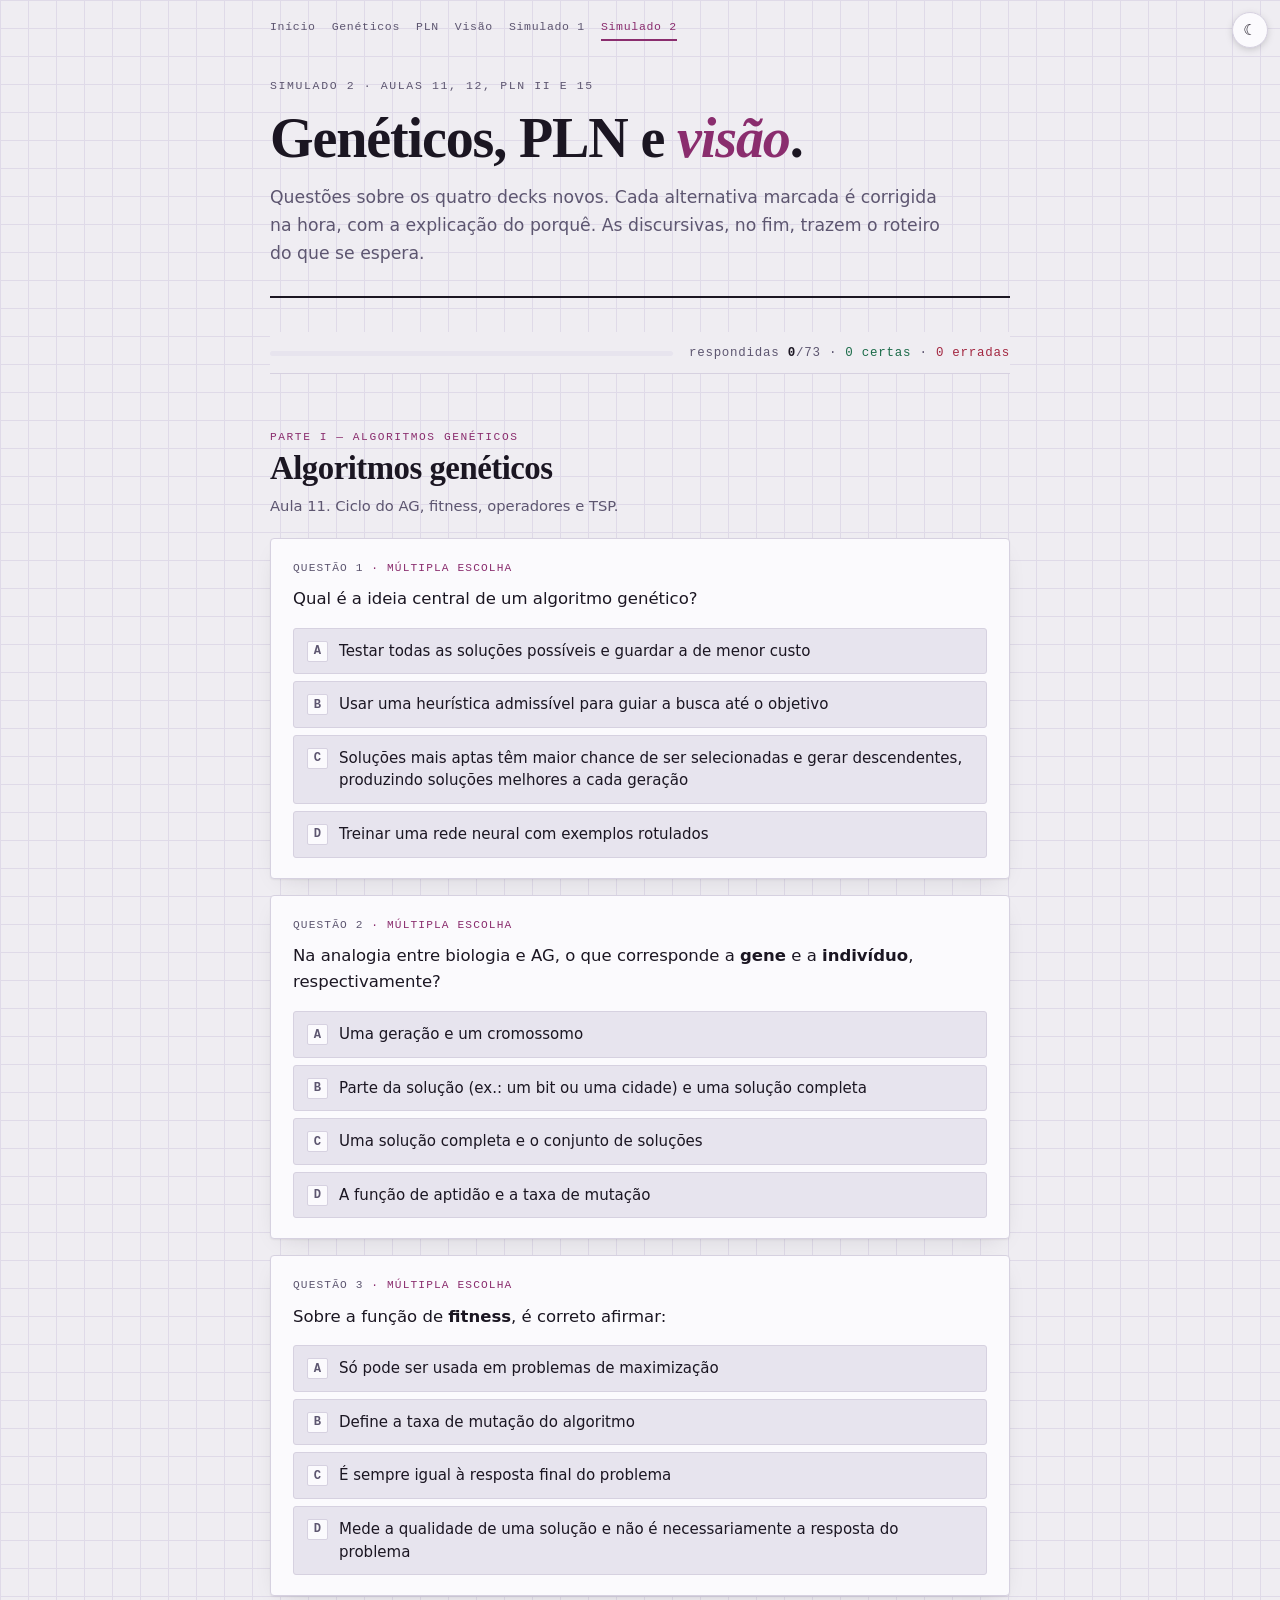
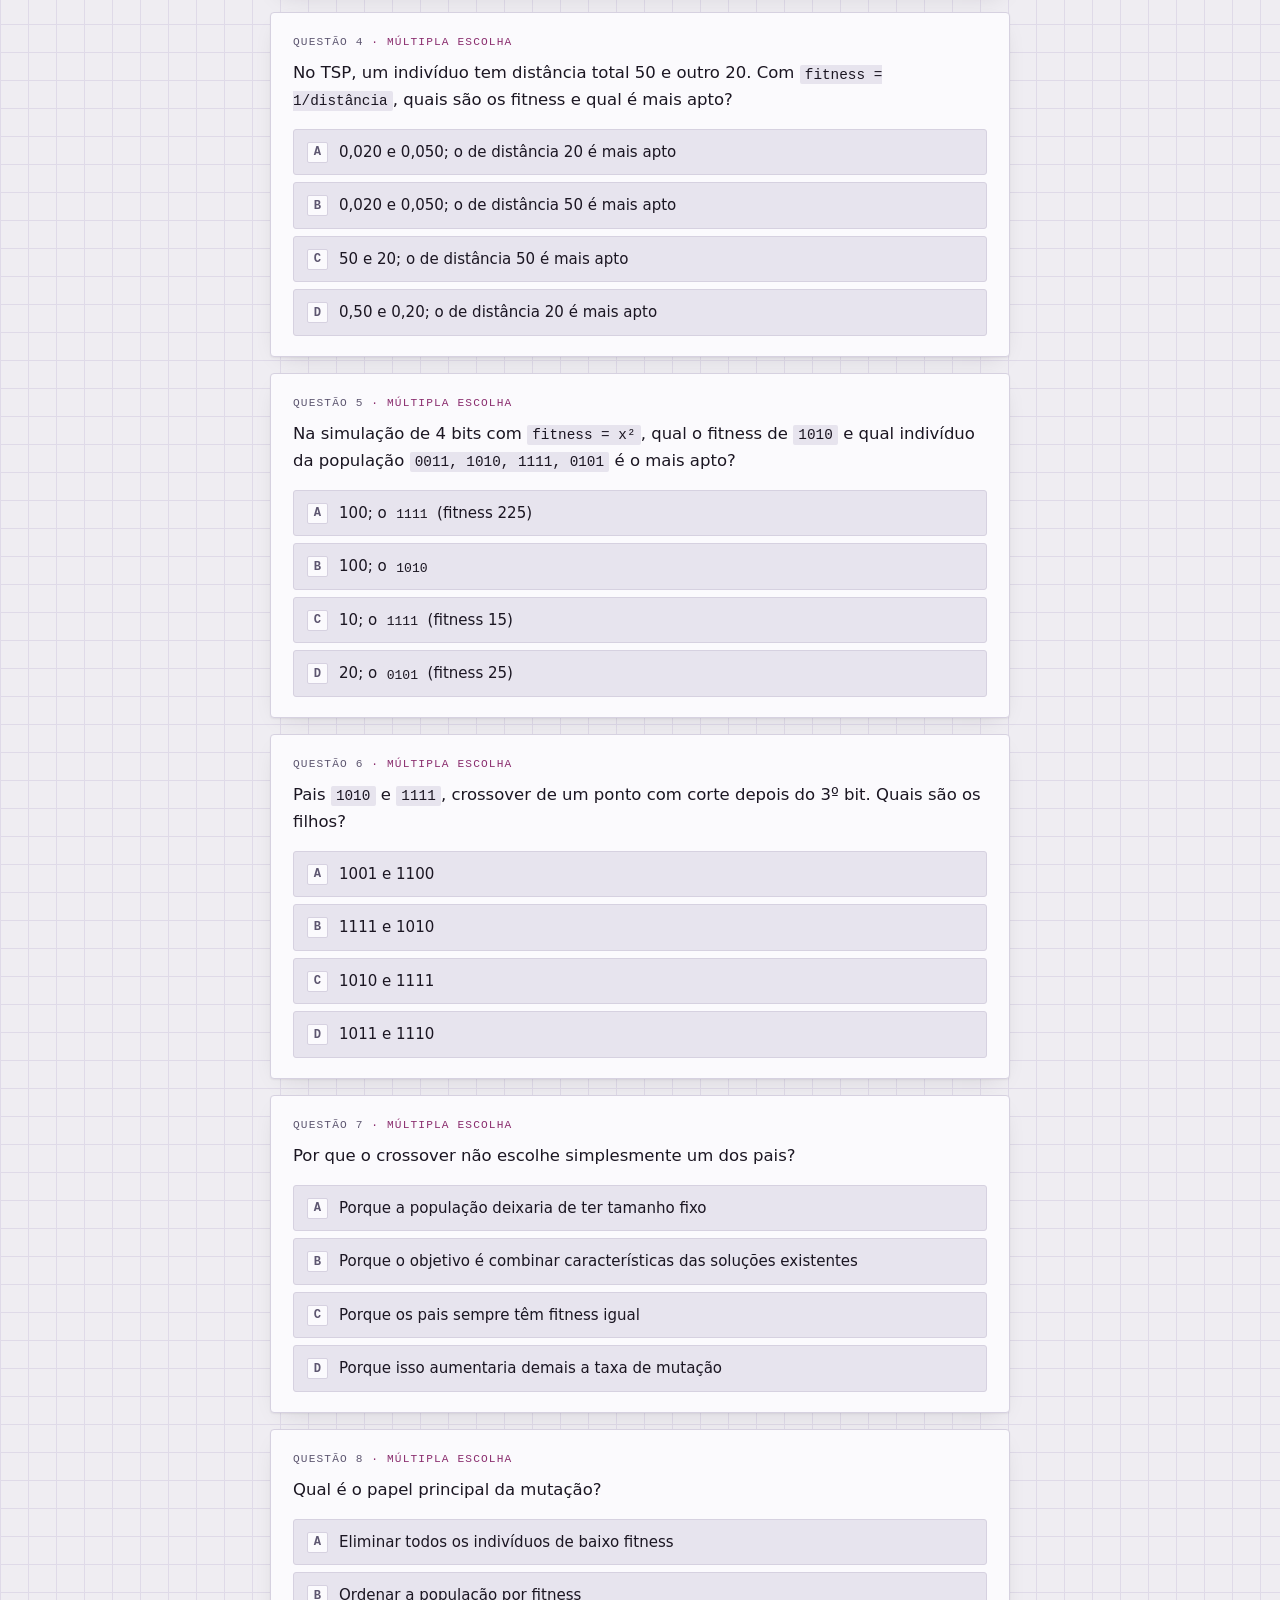
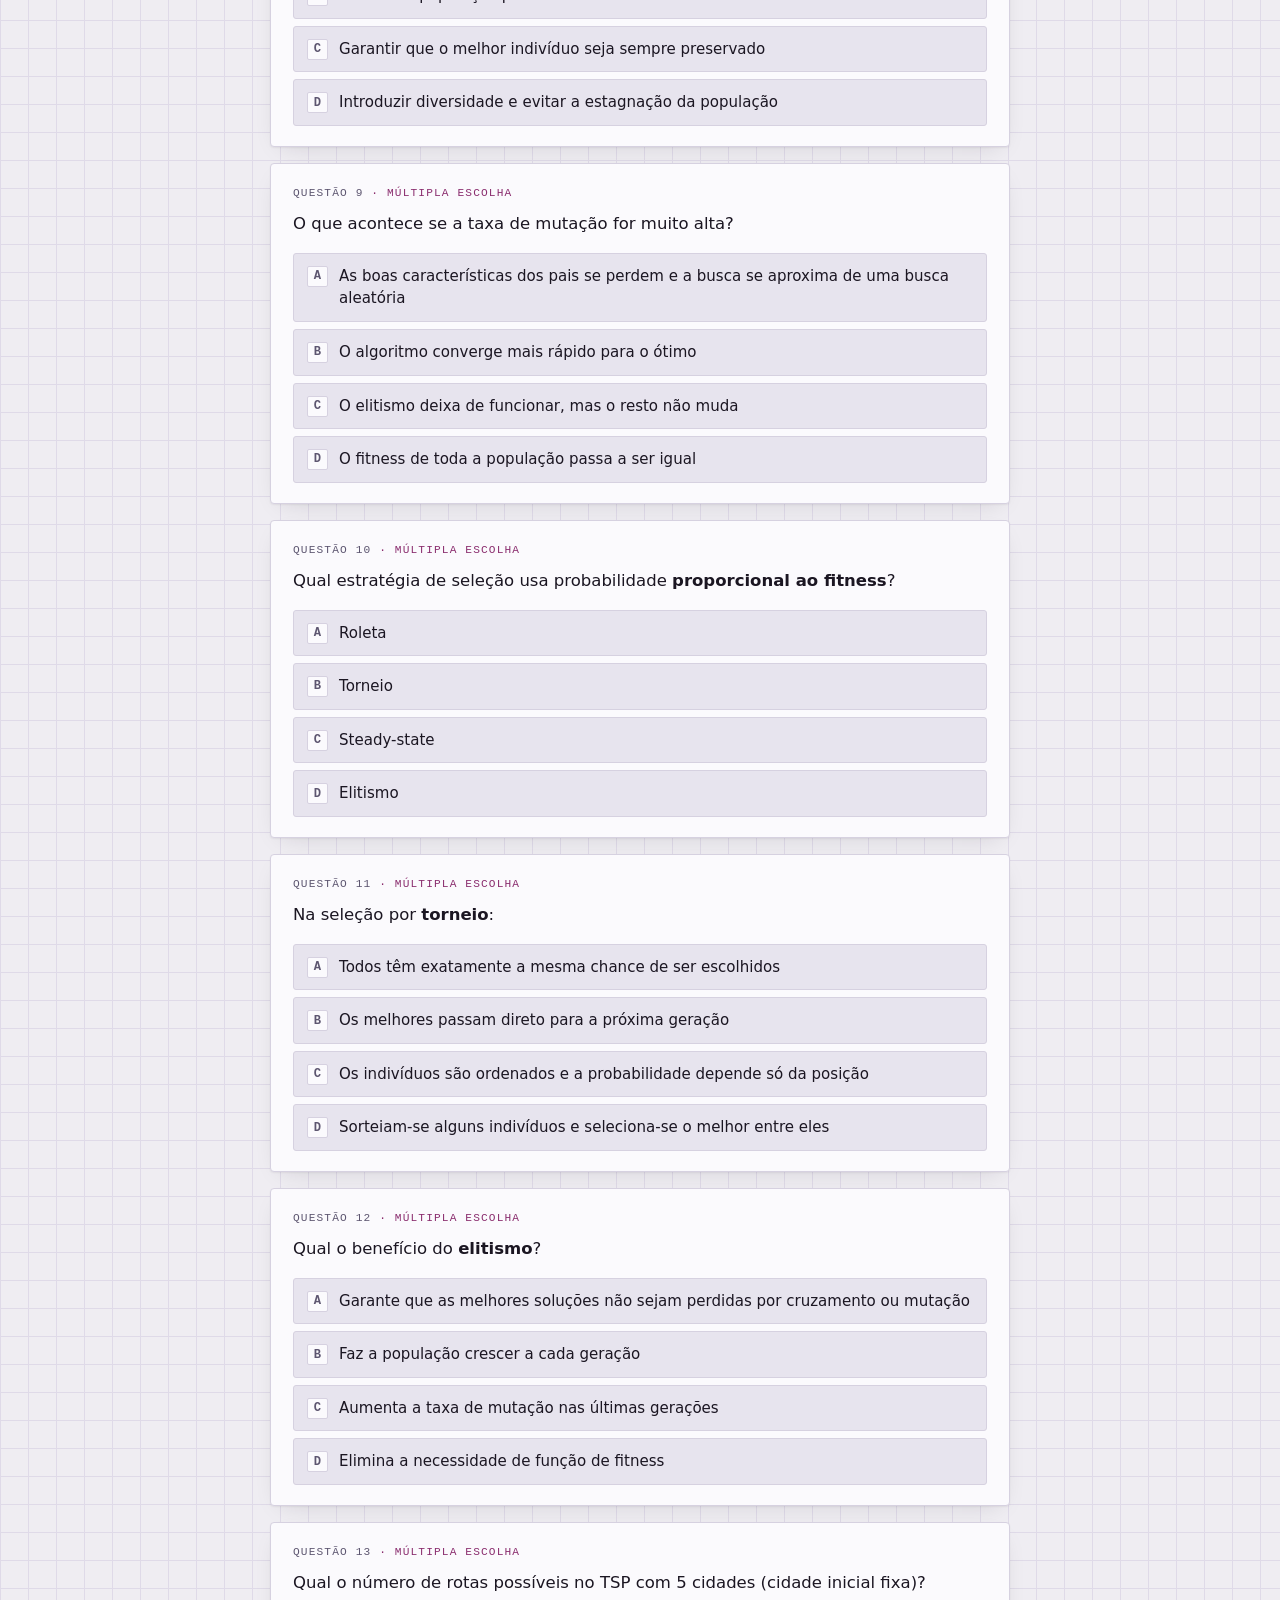
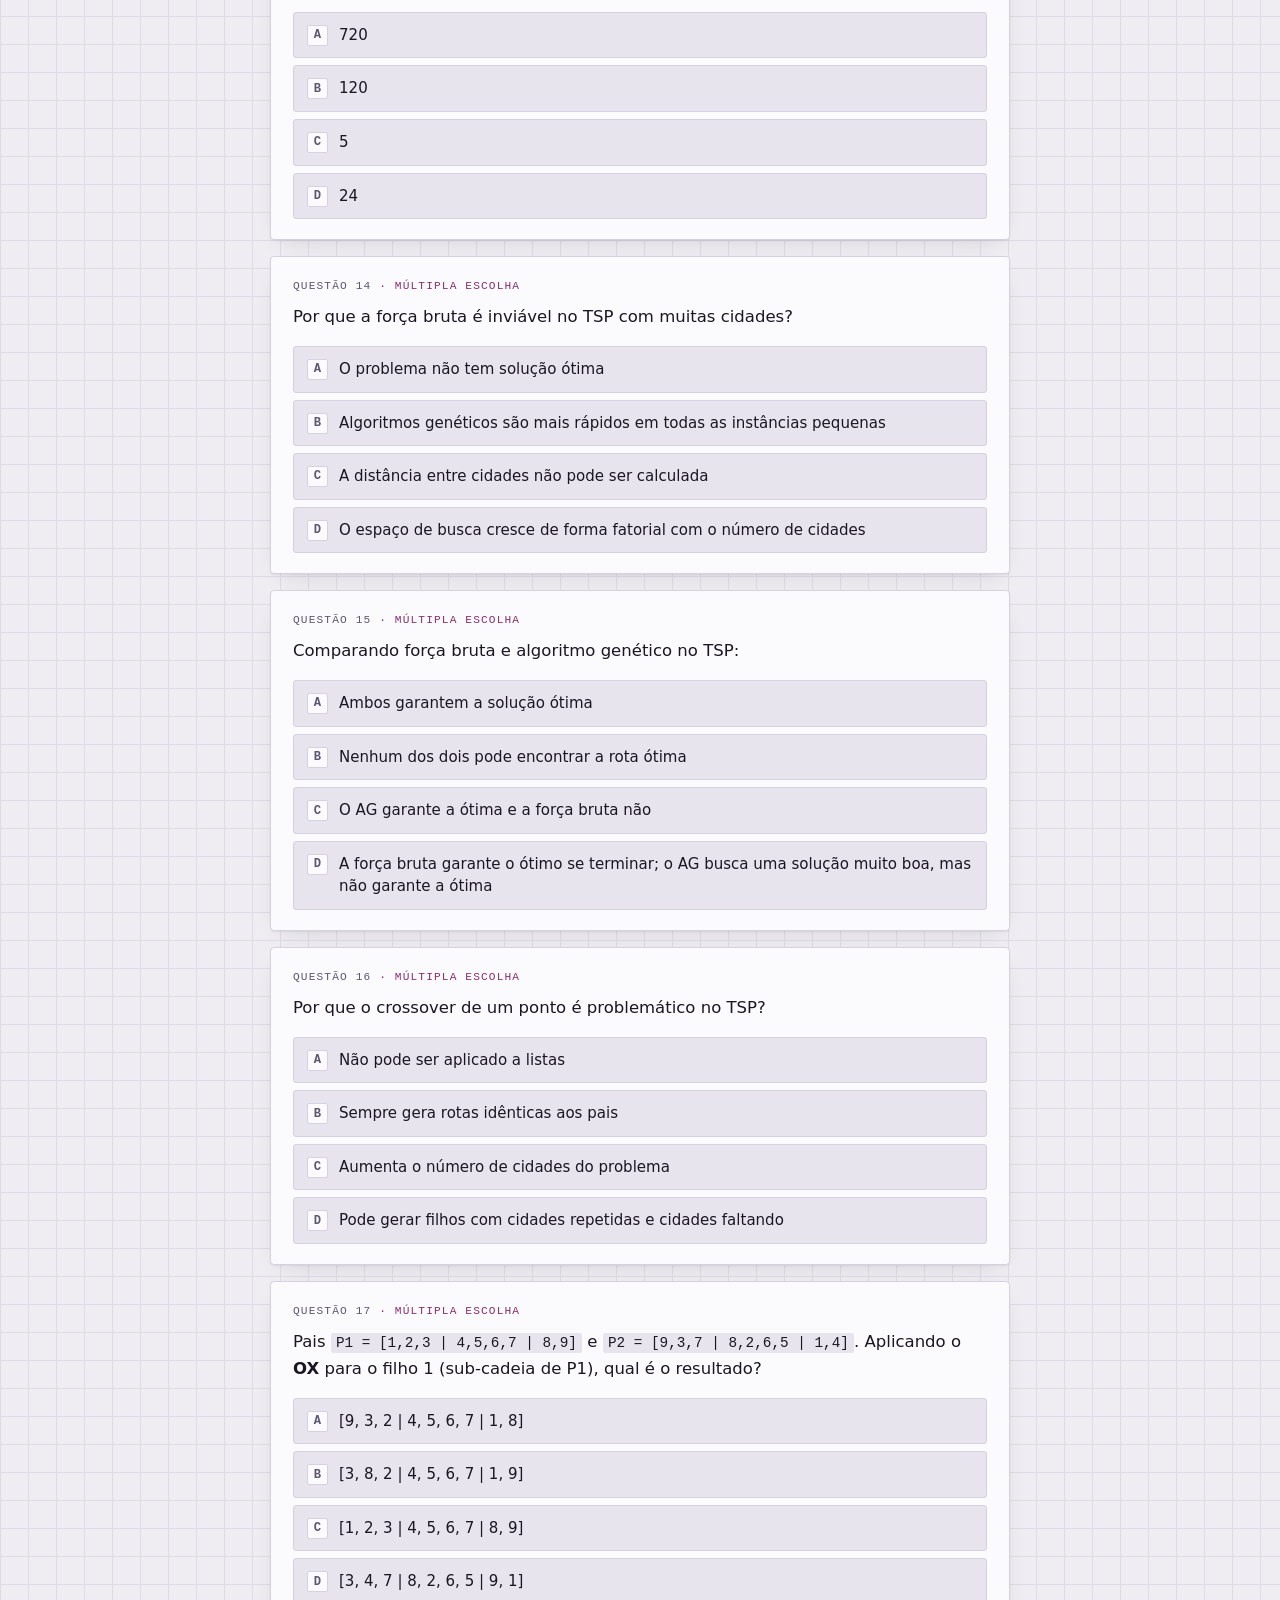
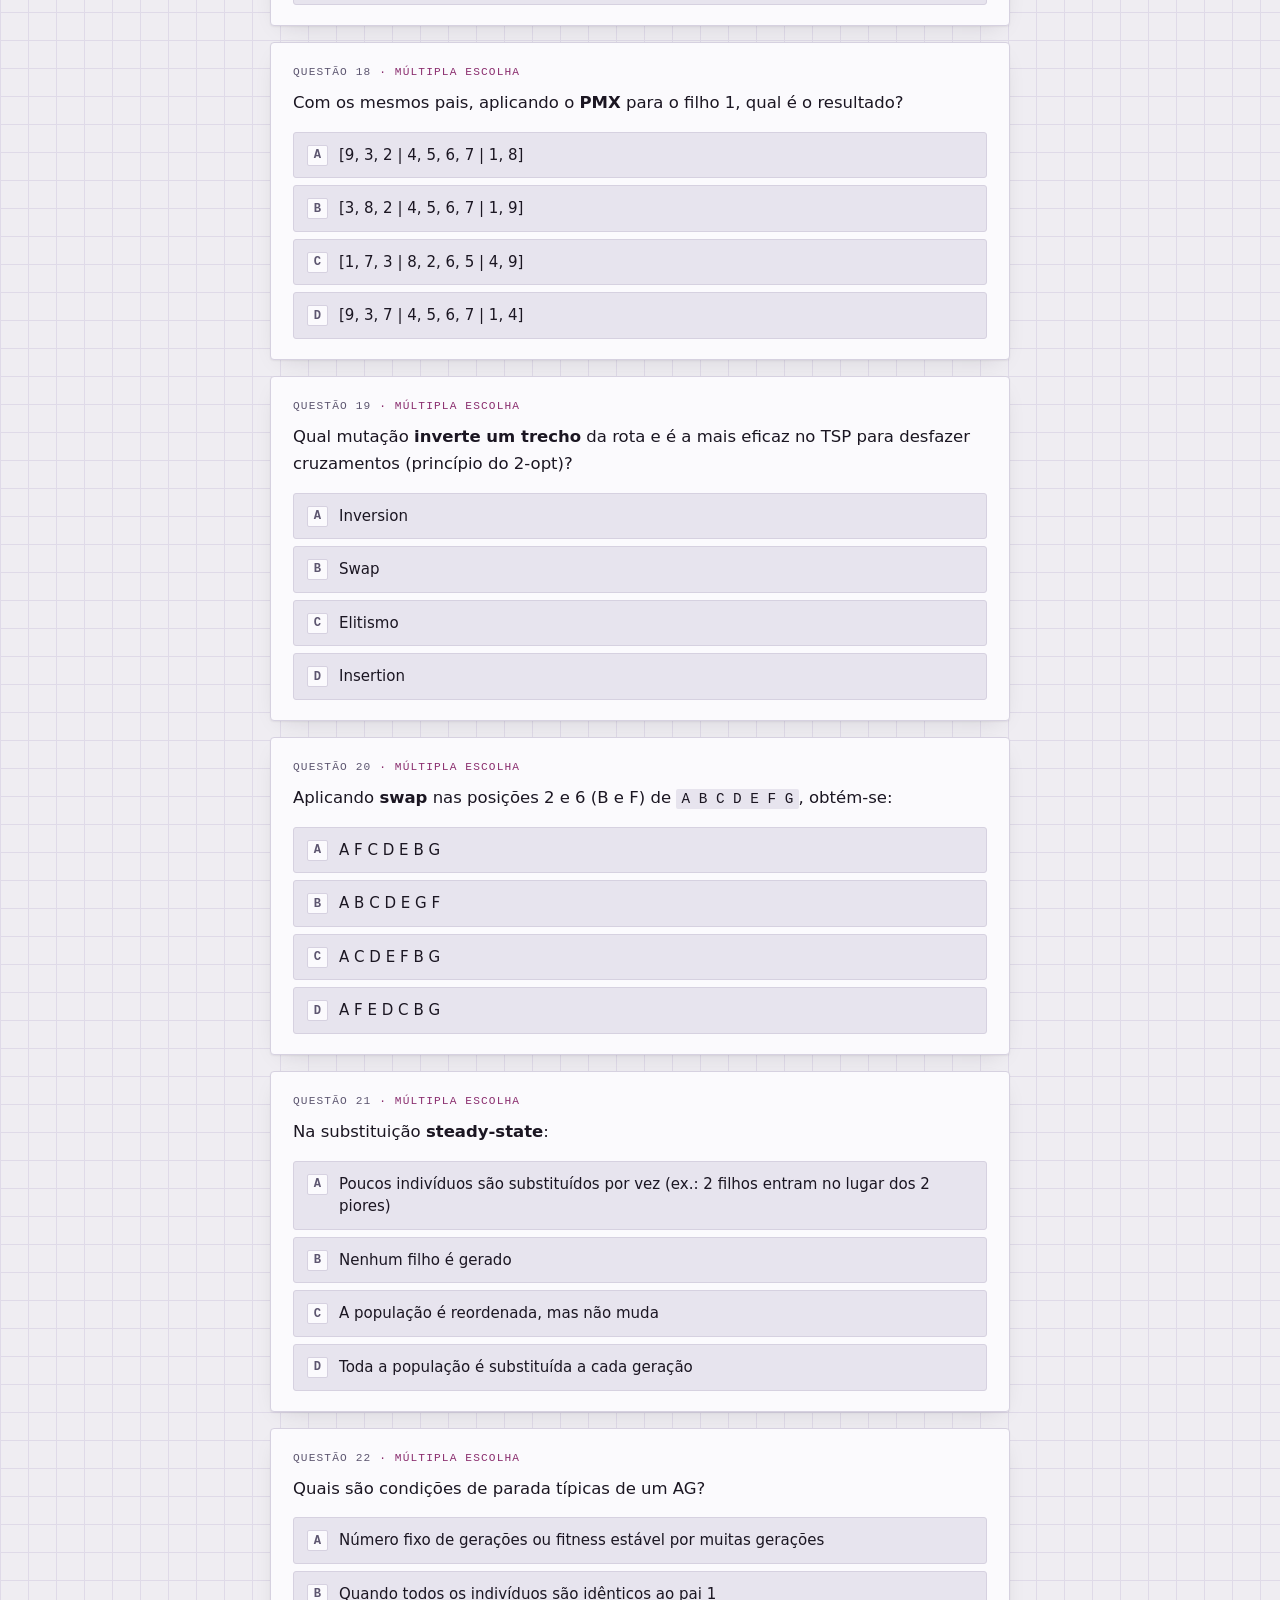
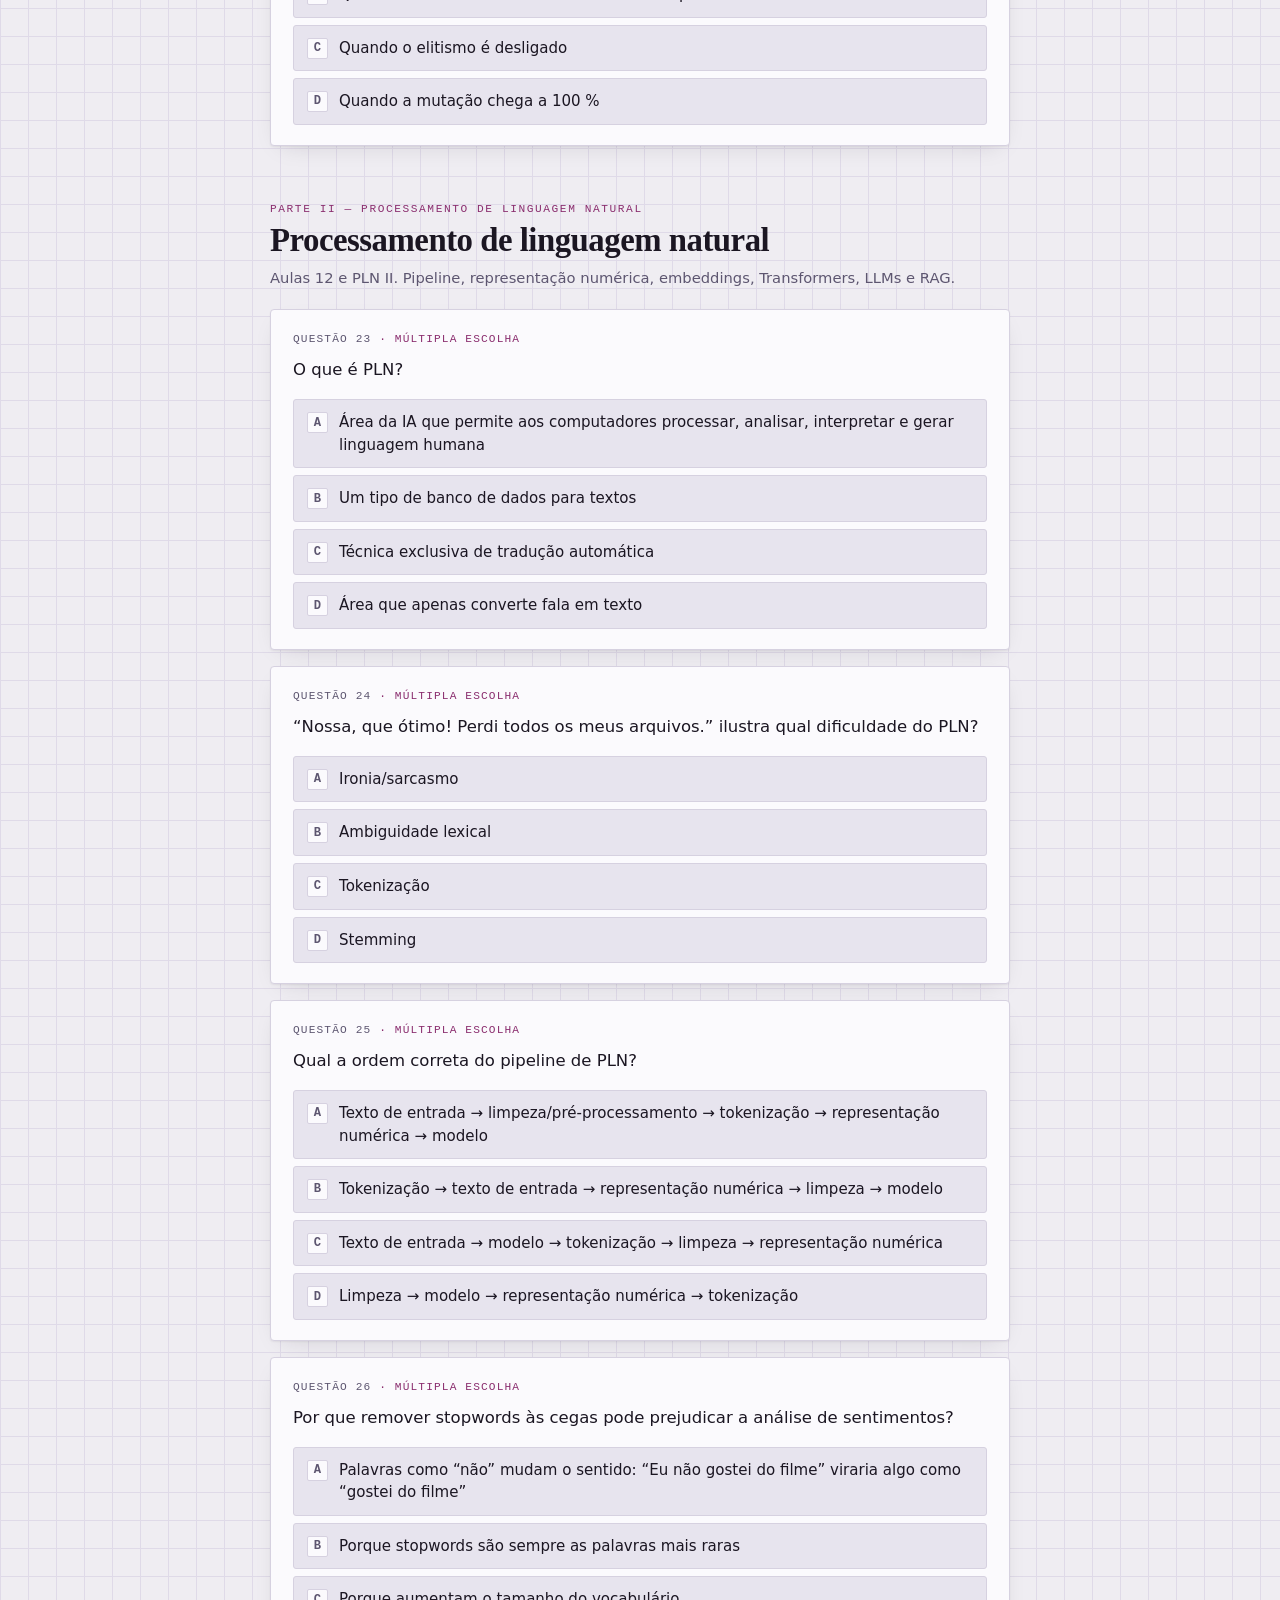
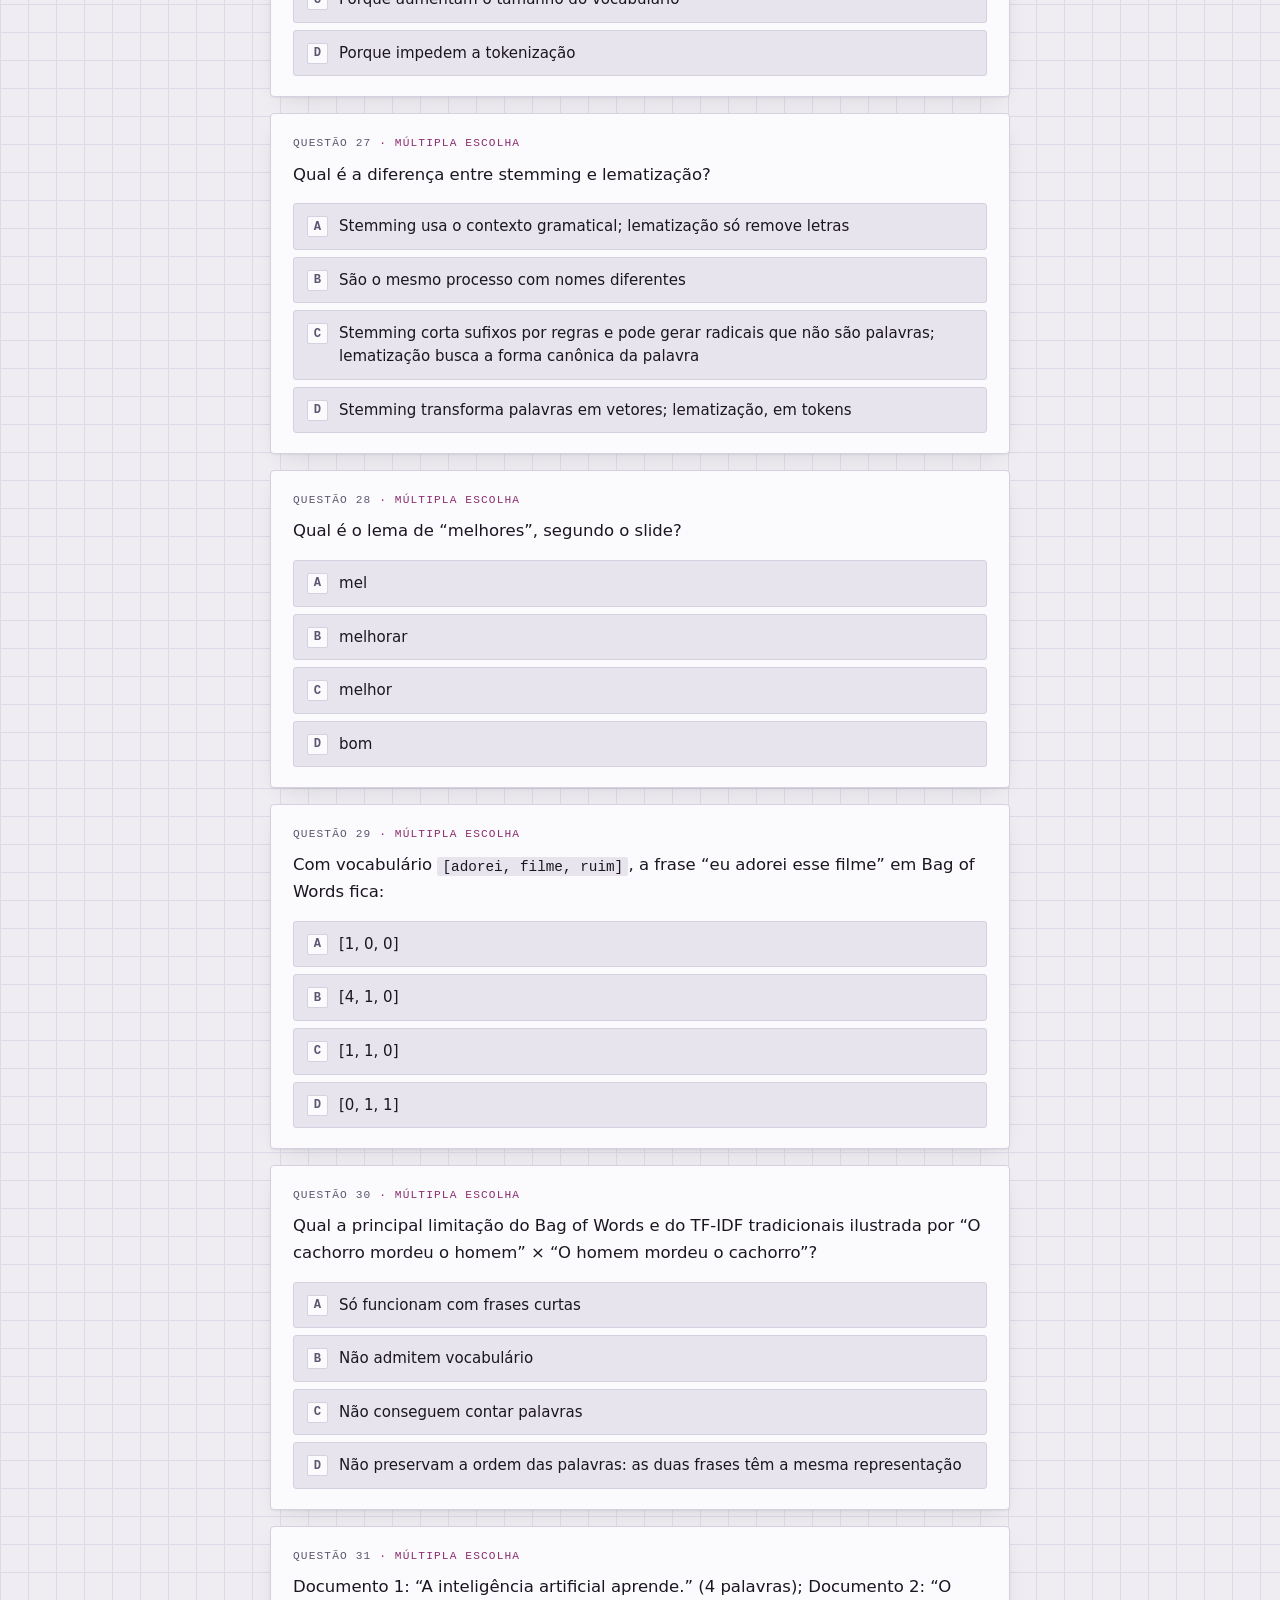
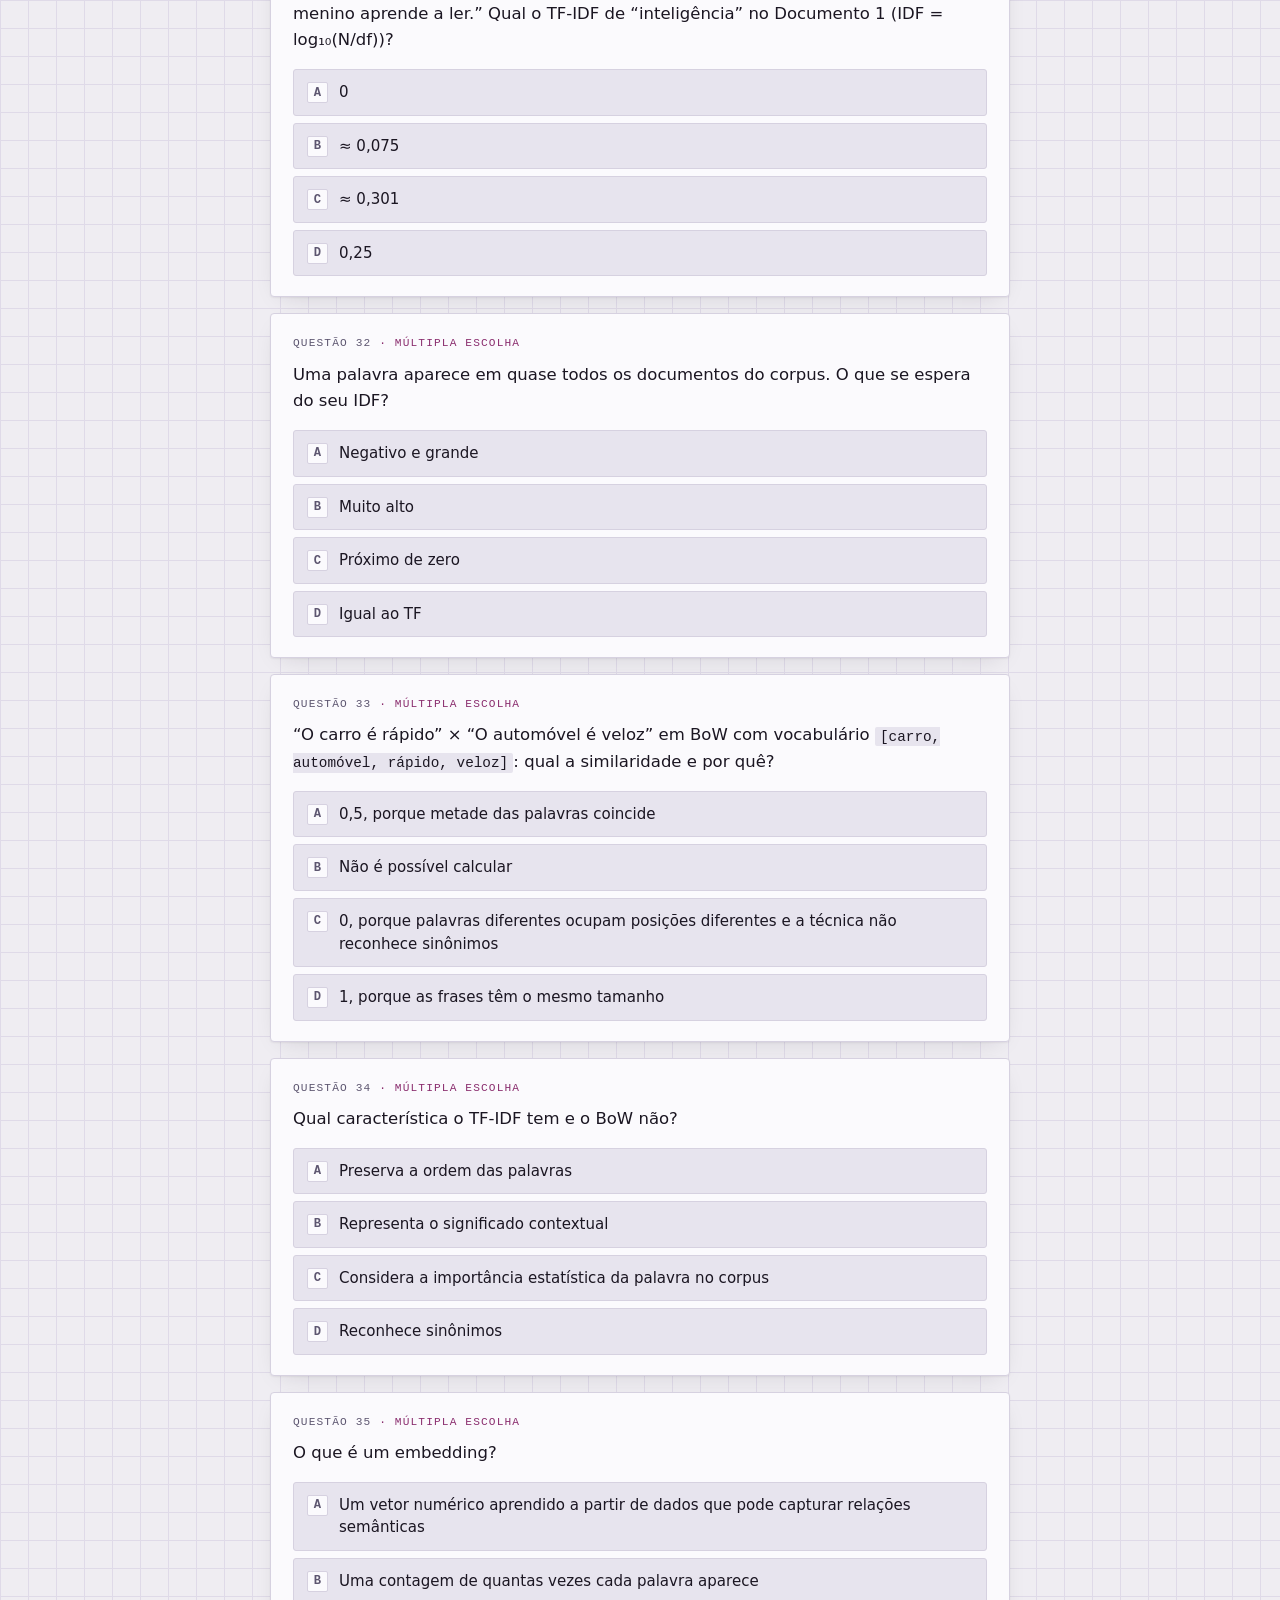
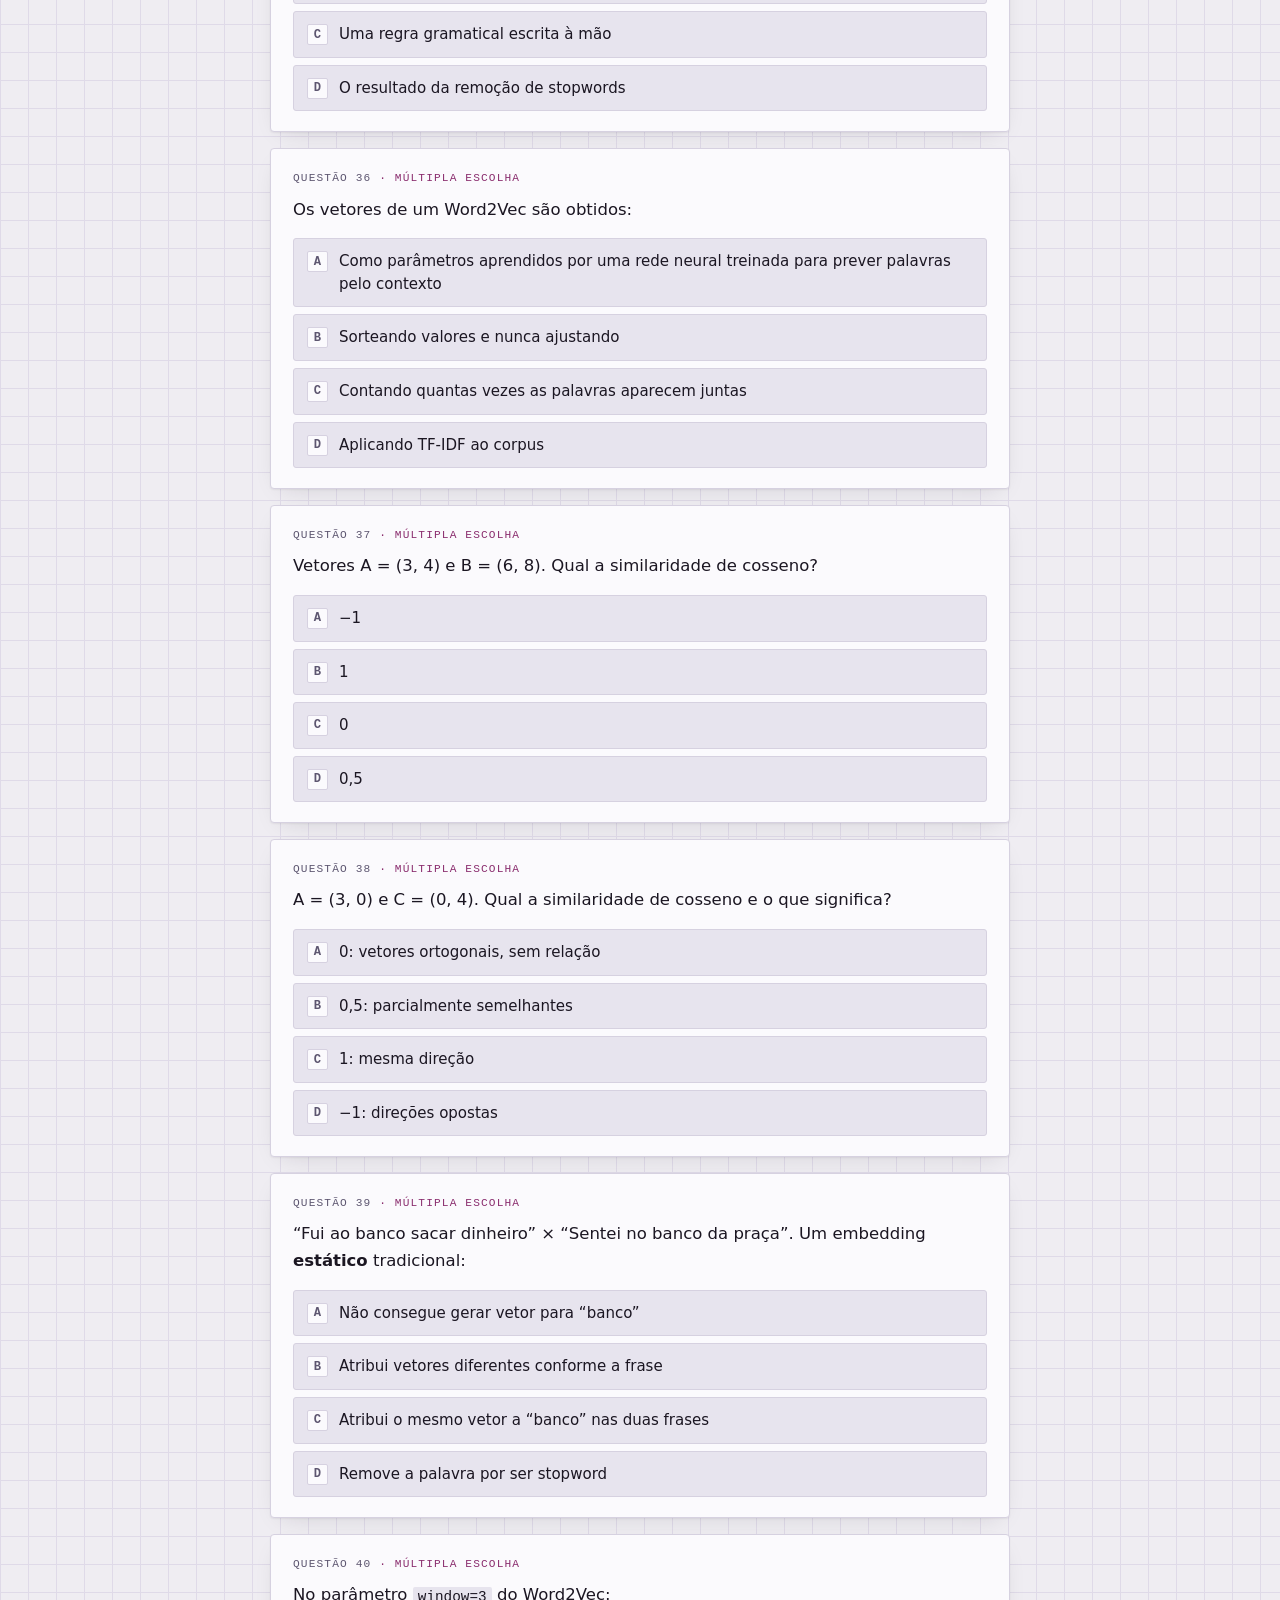
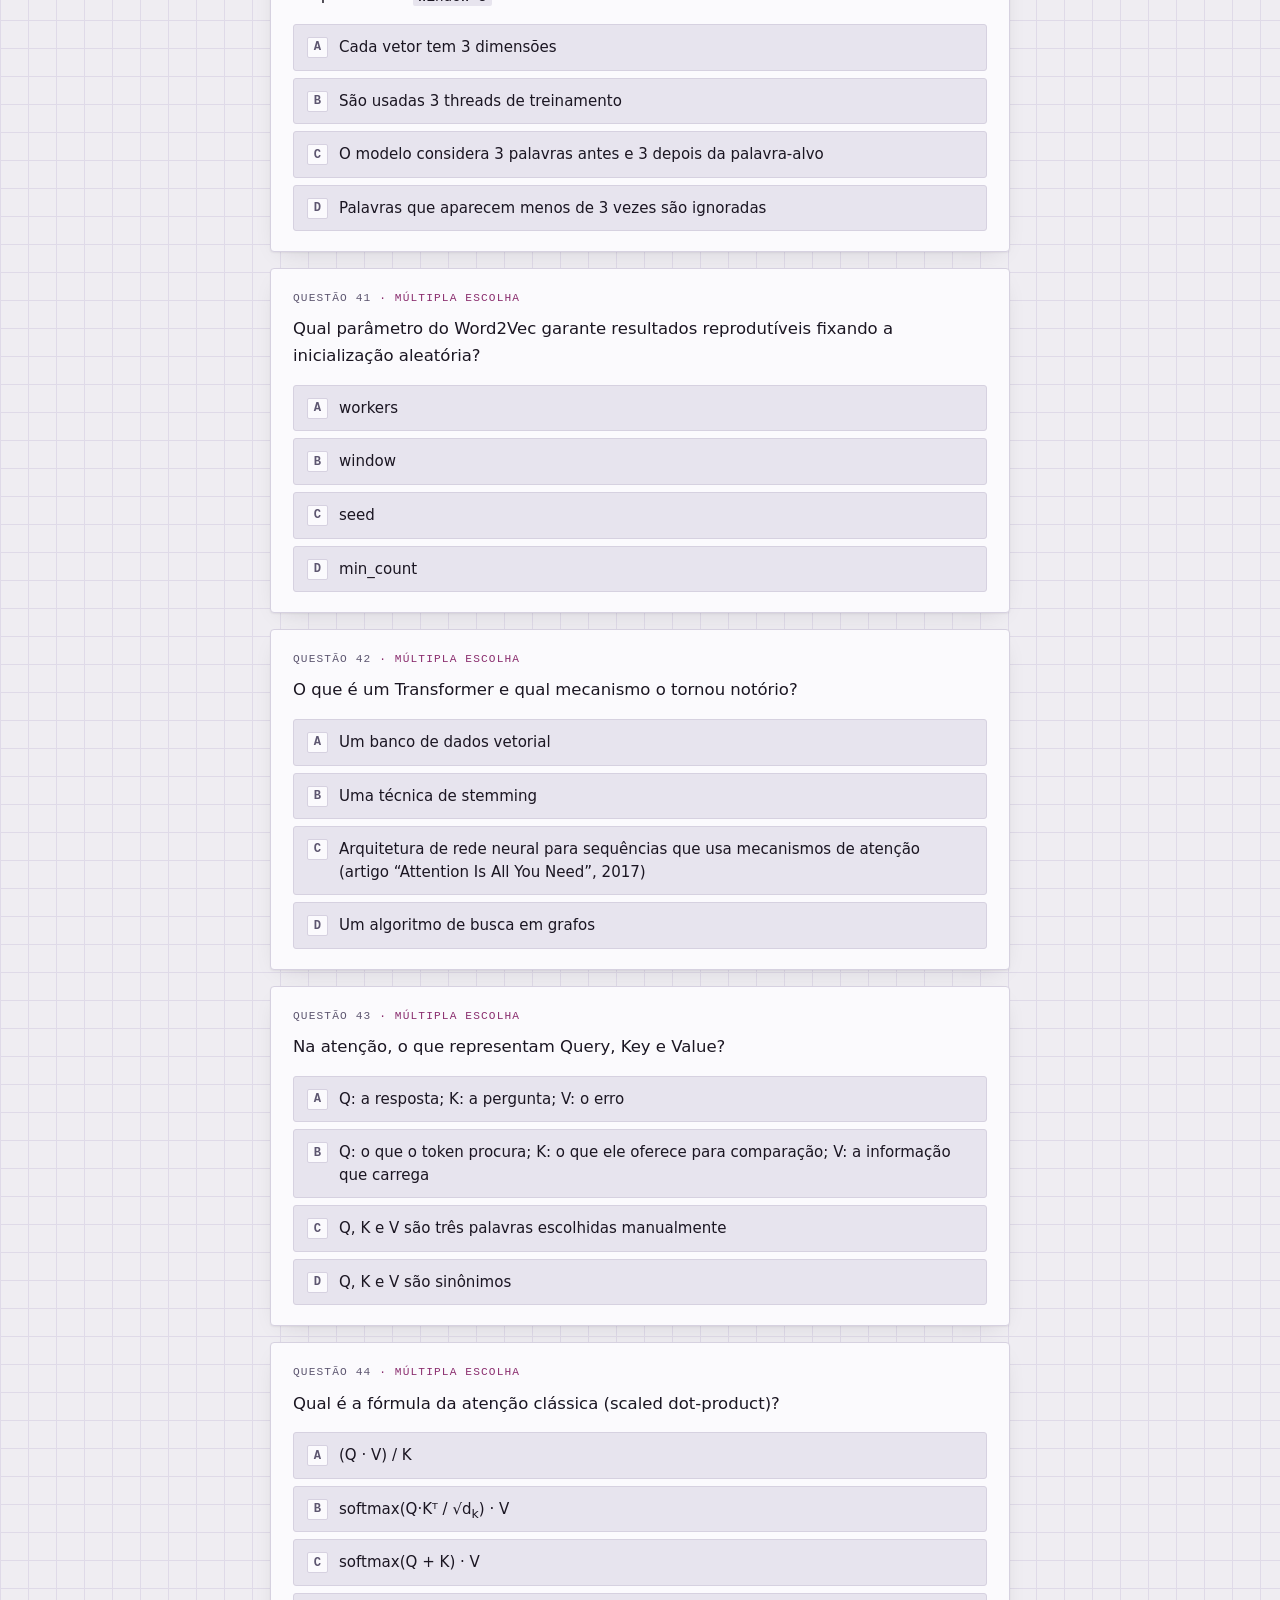
<file: simulado2.html>
<!doctype html>
<html lang="pt-BR">
<head>
  <meta charset="utf-8">
  <meta name="viewport" content="width=device-width, initial-scale=1">
  <meta name="color-scheme" content="light dark">
  <meta name="description" content="Simulado de Inteligência Artificial: algoritmos genéticos, PLN e visão computacional, com correção imediata.">
  <title>Simulado 2 — Genéticos, PLN e Visão</title>
  <link rel="icon" href="data:image/svg+xml,%3Csvg xmlns=%22http://www.w3.org/2000/svg%22 viewBox=%220 0 100 100%22%3E%3Ctext y=%22.9em%22 font-size=%2290%22%3E📝%3C/text%3E%3C/svg%3E">
  <link rel="stylesheet" href="base.css">
</head>
<body>
<div class="page narrow">

<nav class="topnav" aria-label="Páginas">
  <a href="index.html">Início</a>
  <a href="genetico.html">Genéticos</a>
  <a href="pln.html">PLN</a>
  <a href="visao.html">Visão</a>
  <a href="simulado.html">Simulado 1</a>
  <a href="simulado2.html" aria-current="page">Simulado 2</a>
</nav>

<header class="masthead">
  <p class="eyebrow">Simulado 2 · aulas 11, 12, PLN II e 15</p>
  <h1>Genéticos, PLN e <em>visão</em>.</h1>
  <p class="lede">Questões sobre os quatro decks novos. Cada alternativa marcada é corrigida na hora, com a explicação do porquê. As discursivas, no fim, trazem o roteiro do que se espera.</p>
</header>

<div class="scorebar">
  <div class="track"><span id="bar"></span></div>
  <div class="tally" id="tally">respondidas <b>0</b>/0</div>
</div>

<main id="quiz"></main>

<div class="result" id="result">
  <h3>Resultado</h3>
  <p class="big" id="pct">—</p>
  <p id="verdito"></p>
  <ul class="weak" id="weak"></ul>
  <div class="actions">
    <button class="act" id="again">Refazer o simulado</button>
    <button class="act ghost" id="top">Voltar ao topo</button>
  </div>
</div>

<footer>
  <p>As discursivas não entram no placar. Conteúdo tirado das aulas 11 (algoritmos genéticos), 12 (introdução a PLN), PLN parte II e 15 (visão computacional). Para revisar: <a href="genetico.html">Genéticos</a> · <a href="pln.html">PLN</a> · <a href="visao.html">Visão</a>.</p>
</footer>

</div>

<script>
(function(){
  "use strict";

  var Q = [

  /* ===================== ALGORITMOS GENÉTICOS ===================== */
  {parte:"Parte I — Algoritmos genéticos", sub:"Aula 11. Ciclo do AG, fitness, operadores e TSP.", novaParte:true, tipo:"mc",
   stem:"Qual é a ideia central de um algoritmo genético?",
   opts:["Soluções mais aptas têm maior chance de ser selecionadas e gerar descendentes, produzindo soluções melhores a cada geração",
         "Testar todas as soluções possíveis e guardar a de menor custo",
         "Usar uma heurística admissível para guiar a busca até o objetivo",
         "Treinar uma rede neural com exemplos rotulados"],
   ok:0,
   why:"AG é inspirado na seleção natural: população de soluções, seleção dos mais aptos, cruzamento e mutação. Testar tudo é força bruta; heurística admissível é do A*; rede neural é outro paradigma."},

  {tipo:"mc",
   stem:"Na analogia entre biologia e AG, o que corresponde a <strong>gene</strong> e a <strong>indivíduo</strong>, respectivamente?",
   opts:["Parte da solução (ex.: um bit ou uma cidade) e uma solução completa",
         "Uma solução completa e o conjunto de soluções",
         "A função de aptidão e a taxa de mutação",
         "Uma geração e um cromossomo"],
   ok:0,
   why:"Gene = parte da solução; indivíduo = uma solução; população = conjunto de soluções; cromossomo = a codificação; geração = uma iteração."},

  {tipo:"mc",
   stem:"Sobre a função de <strong>fitness</strong>, é correto afirmar:",
   opts:["Mede a qualidade de uma solução e não é necessariamente a resposta do problema",
         "É sempre igual à resposta final do problema",
         "Só pode ser usada em problemas de maximização",
         "Define a taxa de mutação do algoritmo"],
   ok:0,
   why:"Fitness é uma medida de qualidade. Em minimização, usa-se algo como 1/distância, de modo que menor custo gere maior fitness."},

  {tipo:"mc",
   stem:"No TSP, um indivíduo tem distância total 50 e outro 20. Com <code>fitness = 1/distância</code>, quais são os fitness e qual é mais apto?",
   opts:["0,020 e 0,050; o de distância 20 é mais apto",
         "0,020 e 0,050; o de distância 50 é mais apto",
         "50 e 20; o de distância 50 é mais apto",
         "0,50 e 0,20; o de distância 20 é mais apto"],
   ok:0,
   why:"1/50 = 0,020 e 1/20 = 0,050. Como o objetivo é minimizar a distância, o inverso transforma isso em maximizar o fitness: a rota menor tem o maior fitness."},

  {tipo:"mc",
   stem:"Na simulação de 4 bits com <code>fitness = x²</code>, qual o fitness de <code>1010</code> e qual indivíduo da população <code>0011, 1010, 1111, 0101</code> é o mais apto?",
   opts:["100; o <code>1111</code> (fitness 225)",
         "10; o <code>1111</code> (fitness 15)",
         "100; o <code>1010</code>",
         "20; o <code>0101</code> (fitness 25)"],
   ok:0,
   why:"1010 = 10 e 10² = 100. Os fitness são 9, 100, 225 e 25, então o mais apto é 1111 (x = 15, fitness 225)."},

  {tipo:"mc",
   stem:"Pais <code>1010</code> e <code>1111</code>, crossover de um ponto com corte depois do 3º bit. Quais são os filhos?",
   opts:["1011 e 1110", "1010 e 1111", "1111 e 1010", "1001 e 1100"],
   ok:0,
   why:"Pai 1 = 101|0, Pai 2 = 111|1. Filho 1 = 101 + 1 = 1011; Filho 2 = 111 + 0 = 1110."},

  {tipo:"mc",
   stem:"Por que o crossover não escolhe simplesmente um dos pais?",
   opts:["Porque o objetivo é combinar características das soluções existentes",
         "Porque isso aumentaria demais a taxa de mutação",
         "Porque os pais sempre têm fitness igual",
         "Porque a população deixaria de ter tamanho fixo"],
   ok:0,
   why:"Copiar um pai não cria nada novo. O crossover recombina genes de dois pais para explorar soluções que nenhum deles tinha."},

  {tipo:"mc",
   stem:"Qual é o papel principal da mutação?",
   opts:["Introduzir diversidade e evitar a estagnação da população",
         "Garantir que o melhor indivíduo seja sempre preservado",
         "Ordenar a população por fitness",
         "Eliminar todos os indivíduos de baixo fitness"],
   ok:0,
   why:"Como o crossover tende a gerar filhos parecidos, a mutação traz características novas. Garantir o melhor é papel do elitismo."},

  {tipo:"mc",
   stem:"O que acontece se a taxa de mutação for muito alta?",
   opts:["As boas características dos pais se perdem e a busca se aproxima de uma busca aleatória",
         "O algoritmo converge mais rápido para o ótimo",
         "O fitness de toda a população passa a ser igual",
         "O elitismo deixa de funcionar, mas o resto não muda"],
   ok:0,
   why:"Mutação em excesso destrói o que o crossover e a seleção construíram. Por outro lado, taxa zero pode levar a população a estagnar."},

  {tipo:"mc",
   stem:"Qual estratégia de seleção usa probabilidade <strong>proporcional ao fitness</strong>?",
   opts:["Roleta", "Torneio", "Elitismo", "Steady-state"],
   ok:0,
   why:"Na roleta (roulette wheel), a fatia de cada indivíduo é fitness/soma. Torneio sorteia alguns e fica com o melhor; elitismo copia os melhores; steady-state é estratégia de substituição."},

  {tipo:"mc",
   stem:"Na seleção por <strong>torneio</strong>:",
   opts:["Sorteiam-se alguns indivíduos e seleciona-se o melhor entre eles",
         "Os indivíduos são ordenados e a probabilidade depende só da posição",
         "Os melhores passam direto para a próxima geração",
         "Todos têm exatamente a mesma chance de ser escolhidos"],
   ok:0,
   why:"O tamanho do torneio controla a pressão seletiva. A alternativa 2 descreve o ranking; a 3, o elitismo."},

  {tipo:"mc",
   stem:"Qual o benefício do <strong>elitismo</strong>?",
   opts:["Garante que as melhores soluções não sejam perdidas por cruzamento ou mutação",
         "Aumenta a taxa de mutação nas últimas gerações",
         "Elimina a necessidade de função de fitness",
         "Faz a população crescer a cada geração"],
   ok:0,
   why:"Na substituição geracional pura, filhos podem ser piores que os pais. O elitismo copia o top (1–5 %) intacto para a próxima geração."},

  {tipo:"mc",
   stem:"Qual o número de rotas possíveis no TSP com 5 cidades (cidade inicial fixa)?",
   opts:["24", "120", "5", "720"],
   ok:0,
   why:"(n − 1)! = 4! = 24. Com n = 4 seriam 3! = 6 rotas, como no exemplo do slide."},

  {tipo:"mc",
   stem:"Por que a força bruta é inviável no TSP com muitas cidades?",
   opts:["O espaço de busca cresce de forma fatorial com o número de cidades",
         "O problema não tem solução ótima",
         "A distância entre cidades não pode ser calculada",
         "Algoritmos genéticos são mais rápidos em todas as instâncias pequenas"],
   ok:0,
   why:"(n − 1)! explode: 15 cidades ≈ 87 bilhões de rotas (~20 min), 20 cidades ≈ 1,2 × 10¹⁷ (~73 anos). Existe solução ótima, o custo para achá-la é que é proibitivo."},

  {tipo:"mc",
   stem:"Comparando força bruta e algoritmo genético no TSP:",
   opts:["A força bruta garante o ótimo se terminar; o AG busca uma solução muito boa, mas não garante a ótima",
         "Ambos garantem a solução ótima",
         "O AG garante a ótima e a força bruta não",
         "Nenhum dos dois pode encontrar a rota ótima"],
   ok:0,
   why:"O AG troca garantia de otimalidade por viabilidade de tempo em instâncias grandes."},

  {tipo:"mc",
   stem:"Por que o crossover de um ponto é problemático no TSP?",
   opts:["Pode gerar filhos com cidades repetidas e cidades faltando",
         "Sempre gera rotas idênticas aos pais",
         "Não pode ser aplicado a listas",
         "Aumenta o número de cidades do problema"],
   ok:0,
   why:"Uma rota é uma permutação. Cortar e colar duas permutações geralmente quebra isso. Por isso se usam PMX ou OX."},

  {tipo:"mc",
   stem:"Pais <code>P1 = [1,2,3 | 4,5,6,7 | 8,9]</code> e <code>P2 = [9,3,7 | 8,2,6,5 | 1,4]</code>. Aplicando o <strong>OX</strong> para o filho 1 (sub-cadeia de P1), qual é o resultado?",
   opts:["[3, 8, 2 | 4, 5, 6, 7 | 1, 9]",
         "[9, 3, 2 | 4, 5, 6, 7 | 1, 8]",
         "[1, 2, 3 | 4, 5, 6, 7 | 8, 9]",
         "[3, 4, 7 | 8, 2, 6, 5 | 9, 1]"],
   ok:0,
   why:"Genes de P2 a partir do 2º corte: 1,4,9,3,7,8,2,6,5. Sem os da sub-cadeia (4,5,6,7): 1,9,3,8,2. Preenchendo a partir do 2º corte, dando a volta: posições 8, 9, 1, 2, 3 = 1, 9, 3, 8, 2. <span class='ref'>A 2ª alternativa é o filho do PMX; a 4ª, o filho 2 do OX.</span>"},

  {tipo:"mc",
   stem:"Com os mesmos pais, aplicando o <strong>PMX</strong> para o filho 1, qual é o resultado?",
   opts:["[9, 3, 2 | 4, 5, 6, 7 | 1, 8]",
         "[3, 8, 2 | 4, 5, 6, 7 | 1, 9]",
         "[9, 3, 7 | 4, 5, 6, 7 | 1, 4]",
         "[1, 7, 3 | 8, 2, 6, 5 | 4, 9]"],
   ok:0,
   why:"Mapeamento 4↔8, 5↔2, 6↔6, 7↔5. Posição 1: 9 ok. Posição 2: 3 ok. Posição 3: P2 tem 7, que já está na sub-cadeia → mapeia para 5, que também está → mapeia para 2 → livre. Posição 8: 1 ok. Posição 9: 4 está na sub-cadeia → 8. Resultado [9,3,2 | 4,5,6,7 | 1,8]."},

  {tipo:"mc",
   stem:"Qual mutação <strong>inverte um trecho</strong> da rota e é a mais eficaz no TSP para desfazer cruzamentos (princípio do 2-opt)?",
   opts:["Inversion", "Swap", "Insertion", "Elitismo"],
   ok:0,
   why:"Inversion vira um trecho contínuo de trás para frente, preservando vizinhanças. Swap troca duas posições; insertion move um elemento deslocando os outros."},

  {tipo:"mc",
   stem:"Aplicando <strong>swap</strong> nas posições 2 e 6 (B e F) de <code>A B C D E F G</code>, obtém-se:",
   opts:["A F C D E B G", "A C D E F B G", "A F E D C B G", "A B C D E G F"],
   ok:0,
   why:"Swap troca só as duas posições. A 2ª alternativa é insertion; a 3ª, inversion do trecho B..F."},

  {tipo:"mc",
   stem:"Na substituição <strong>steady-state</strong>:",
   opts:["Poucos indivíduos são substituídos por vez (ex.: 2 filhos entram no lugar dos 2 piores)",
         "Toda a população é substituída a cada geração",
         "Nenhum filho é gerado",
         "A população é reordenada, mas não muda"],
   ok:0,
   why:"Steady-state mantém continuidade: os pais e o resto da população continuam vivos. A substituição geracional troca tudo."},

  {tipo:"mc",
   stem:"Quais são condições de parada típicas de um AG?",
   opts:["Número fixo de gerações ou fitness estável por muitas gerações",
         "Quando a mutação chega a 100 %",
         "Quando todos os indivíduos são idênticos ao pai 1",
         "Quando o elitismo é desligado"],
   ok:0,
   why:"Parar em um nº de gerações, ou quando o fitness deixa de melhorar por muitas gerações seguidas."},

  /* ===================== PLN ===================== */
  {parte:"Parte II — Processamento de linguagem natural", sub:"Aulas 12 e PLN II. Pipeline, representação numérica, embeddings, Transformers, LLMs e RAG.", novaParte:true, tipo:"mc",
   stem:"O que é PLN?",
   opts:["Área da IA que permite aos computadores processar, analisar, interpretar e gerar linguagem humana",
         "Área que apenas converte fala em texto",
         "Técnica exclusiva de tradução automática",
         "Um tipo de banco de dados para textos"],
   ok:0,
   why:"PLN/NLP envolve texto e fala, e tarefas como spam, resumo, sentimentos, tradução e geração de respostas."},

  {tipo:"mc",
   stem:"“Nossa, que ótimo! Perdi todos os meus arquivos.” ilustra qual dificuldade do PLN?",
   opts:["Ironia/sarcasmo", "Ambiguidade lexical", "Stemming", "Tokenização"],
   ok:0,
   why:"As palavras parecem positivas, mas a intenção é negativa. Ambiguidade seria, por exemplo, “banco”."},

  {tipo:"mc",
   stem:"Qual a ordem correta do pipeline de PLN?",
   opts:["Texto de entrada → limpeza/pré-processamento → tokenização → representação numérica → modelo",
         "Texto de entrada → modelo → tokenização → limpeza → representação numérica",
         "Tokenização → texto de entrada → representação numérica → limpeza → modelo",
         "Limpeza → modelo → representação numérica → tokenização"],
   ok:0,
   why:"Os modelos precisam de números, então a representação numérica vem antes do modelo; a tokenização divide o texto limpo em tokens."},

  {tipo:"mc",
   stem:"Por que remover stopwords às cegas pode prejudicar a análise de sentimentos?",
   opts:["Palavras como “não” mudam o sentido: “Eu não gostei do filme” viraria algo como “gostei do filme”",
         "Porque stopwords são sempre as palavras mais raras",
         "Porque aumentam o tamanho do vocabulário",
         "Porque impedem a tokenização"],
   ok:0,
   why:"Stopwords são palavras muito frequentes (artigos, preposições...), mas a remoção deve considerar a tarefa e o contexto."},

  {tipo:"mc",
   stem:"Qual é a diferença entre stemming e lematização?",
   opts:["Stemming corta sufixos por regras e pode gerar radicais que não são palavras; lematização busca a forma canônica da palavra",
         "Stemming usa o contexto gramatical; lematização só remove letras",
         "São o mesmo processo com nomes diferentes",
         "Stemming transforma palavras em vetores; lematização, em tokens"],
   ok:0,
   why:"estudando → estud (stem) × estudando → estudar (lema). Lematizar costuma exigir mais recursos linguísticos, mas é mais interpretável."},

  {tipo:"mc",
   stem:"Qual é o lema de “melhores”, segundo o slide?",
   opts:["bom", "melhor", "melhorar", "mel"],
   ok:0,
   why:"“Melhores” é flexão (comparativo/plural) de “bom”. Já “são” tem lema “ser” ou “são”, conforme o contexto."},

  {tipo:"mc",
   stem:"Com vocabulário <code>[adorei, filme, ruim]</code>, a frase “eu adorei esse filme” em Bag of Words fica:",
   opts:["[1, 1, 0]", "[0, 1, 1]", "[1, 0, 0]", "[4, 1, 0]"],
   ok:0,
   why:"“adorei” aparece (1), “filme” aparece (1), “ruim” não aparece (0). Palavras fora do vocabulário (eu, esse) são ignoradas."},

  {tipo:"mc",
   stem:"Qual a principal limitação do Bag of Words e do TF-IDF tradicionais ilustrada por “O cachorro mordeu o homem” × “O homem mordeu o cachorro”?",
   opts:["Não preservam a ordem das palavras: as duas frases têm a mesma representação",
         "Não conseguem contar palavras",
         "Só funcionam com frases curtas",
         "Não admitem vocabulário"],
   ok:0,
   why:"As contagens são idênticas (cachorro 1, homem 1, mordeu 1, o 2), mas os significados são diferentes."},

  {tipo:"mc",
   stem:"Documento 1: “A inteligência artificial aprende.” (4 palavras); Documento 2: “O menino aprende a ler.” Qual o TF-IDF de “inteligência” no Documento 1 (IDF = log₁₀(N/df))?",
   opts:["≈ 0,075", "0", "0,25", "≈ 0,301"],
   ok:0,
   why:"TF = 1/4 = 0,25; IDF = log₁₀(2/1) = 0,301; TF-IDF = 0,25 × 0,301 ≈ 0,075. <span class='ref'>O TF-IDF de “aprende” é 0, pois está nos dois documentos (IDF = log₁₀(2/2) = 0).</span>"},

  {tipo:"mc",
   stem:"Uma palavra aparece em quase todos os documentos do corpus. O que se espera do seu IDF?",
   opts:["Próximo de zero", "Muito alto", "Negativo e grande", "Igual ao TF"],
   ok:0,
   why:"IDF = log(N/df). Se df ≈ N, o quociente é ≈ 1 e o log ≈ 0. Palavras raras têm IDF alto."},

  {tipo:"mc",
   stem:"“O carro é rápido” × “O automóvel é veloz” em BoW com vocabulário <code>[carro, automóvel, rápido, veloz]</code>: qual a similaridade e por quê?",
   opts:["0, porque palavras diferentes ocupam posições diferentes e a técnica não reconhece sinônimos",
         "1, porque as frases têm o mesmo tamanho",
         "0,5, porque metade das palavras coincide",
         "Não é possível calcular"],
   ok:0,
   why:"Os vetores são [1,0,1,0] e [0,1,0,1]: o produto escalar é 0. Os embeddings foram propostos justamente para aproximar sinônimos."},

  {tipo:"mc",
   stem:"Qual característica o TF-IDF tem e o BoW não?",
   opts:["Considera a importância estatística da palavra no corpus",
         "Preserva a ordem das palavras",
         "Reconhece sinônimos",
         "Representa o significado contextual"],
   ok:0,
   why:"Pela tabela comparativa: ambos identificam palavras e frequência; só o TF-IDF considera importância no corpus; nenhum dos dois preserva ordem, sinônimos ou contexto."},

  {tipo:"mc",
   stem:"O que é um embedding?",
   opts:["Um vetor numérico aprendido a partir de dados que pode capturar relações semânticas",
         "Uma contagem de quantas vezes cada palavra aparece",
         "Uma regra gramatical escrita à mão",
         "O resultado da remoção de stopwords"],
   ok:0,
   why:"Embeddings são vetores multidimensionais aprendidos; as dimensões individuais, em geral, não têm interpretação direta."},

  {tipo:"mc",
   stem:"Os vetores de um Word2Vec são obtidos:",
   opts:["Como parâmetros aprendidos por uma rede neural treinada para prever palavras pelo contexto",
         "Contando quantas vezes as palavras aparecem juntas",
         "Sorteando valores e nunca ajustando",
         "Aplicando TF-IDF ao corpus"],
   ok:0,
   why:"Não são simples contagens de coocorrência: são parâmetros ajustados no treinamento. Palavras em contextos parecidos tendem a ter vetores parecidos."},

  {tipo:"mc",
   stem:"Vetores A = (3, 4) e B = (6, 8). Qual a similaridade de cosseno?",
   opts:["1", "0", "0,5", "−1"],
   ok:0,
   why:"A·B = 18 + 32 = 50; ‖A‖ = 5; ‖B‖ = 10; 50/(5·10) = 1. B tem o dobro da magnitude, mas a mesma direção, e o cosseno ignora a magnitude."},

  {tipo:"mc",
   stem:"A = (3, 0) e C = (0, 4). Qual a similaridade de cosseno e o que significa?",
   opts:["0: vetores ortogonais, sem relação",
         "1: mesma direção",
         "−1: direções opostas",
         "0,5: parcialmente semelhantes"],
   ok:0,
   why:"A·C = 0, então o numerador zera. Os vetores formam 90°."},

  {tipo:"mc",
   stem:"“Fui ao banco sacar dinheiro” × “Sentei no banco da praça”. Um embedding <strong>estático</strong> tradicional:",
   opts:["Atribui o mesmo vetor a “banco” nas duas frases",
         "Atribui vetores diferentes conforme a frase",
         "Não consegue gerar vetor para “banco”",
         "Remove a palavra por ser stopword"],
   ok:0,
   why:"Word2Vec/GloVe: um vetor por palavra. Representações contextualizadas (BERT, Transformers) podem variar conforme as palavras ao redor."},

  {tipo:"mc",
   stem:"No parâmetro <code>window=3</code> do Word2Vec:",
   opts:["O modelo considera 3 palavras antes e 3 depois da palavra-alvo",
         "Cada vetor tem 3 dimensões",
         "Palavras que aparecem menos de 3 vezes são ignoradas",
         "São usadas 3 threads de treinamento"],
   ok:0,
   why:"window = janela de contexto. Dimensões = vector_size; frequência mínima = min_count; threads = workers."},

  {tipo:"mc",
   stem:"Qual parâmetro do Word2Vec garante resultados reprodutíveis fixando a inicialização aleatória?",
   opts:["seed", "workers", "min_count", "window"],
   ok:0,
   why:"A semente (seed=42, por exemplo) fixa os números pseudoaleatórios iniciais, tornando o treino reproduzível."},

  {tipo:"mc",
   stem:"O que é um Transformer e qual mecanismo o tornou notório?",
   opts:["Arquitetura de rede neural para sequências que usa mecanismos de atenção (artigo “Attention Is All You Need”, 2017)",
         "Um algoritmo de busca em grafos",
         "Uma técnica de stemming",
         "Um banco de dados vetorial"],
   ok:0,
   why:"Transformers processam sequências de tokens, aprendem relações entre eles via atenção e podem gerar representações contextualizadas."},

  {tipo:"mc",
   stem:"Na atenção, o que representam Query, Key e Value?",
   opts:["Q: o que o token procura; K: o que ele oferece para comparação; V: a informação que carrega",
         "Q: a resposta; K: a pergunta; V: o erro",
         "Q, K e V são três palavras escolhidas manualmente",
         "Q, K e V são sinônimos"],
   ok:0,
   why:"São três vetores aprendidos, obtidos do embedding de entrada por matrizes W<sub>Q</sub>, W<sub>K</sub>, W<sub>V</sub>. As analogias (biblioteca) são apenas ilustrativas."},

  {tipo:"mc",
   stem:"Qual é a fórmula da atenção clássica (scaled dot-product)?",
   opts:["softmax(Q·Kᵀ / √d<sub>k</sub>) · V",
         "softmax(Q + K) · V",
         "(Q · V) / K",
         "log₁₀(N / df) · V"],
   ok:0,
   why:"Q·Kᵀ dá as compatibilidades, divide-se pelo fator de escala √d<sub>k</sub>, aplica-se softmax (pesos que somam 1) e combinam-se os Values."},

  {tipo:"mc",
   stem:"Se, para o token “ele”, o peso de atenção em “animal” é 0,55, isso significa que:",
   opts:["O Value de “animal” contribui com 55 % da nova representação de “ele”; não é uma certeza de 55 %",
         "O modelo tem 55 % de certeza de que “ele” se refere a “animal”",
         "55 % das palavras da frase são “animal”",
         "A palavra “animal” será removida"],
   ok:0,
   why:"Os pesos vêm do softmax e somam 1; eles ponderam os Values. Não são probabilidades de interpretação linguística."},

  {tipo:"mc",
   stem:"Um modelo <strong>decoder-only</strong>, como o GPT, é mais usado para:",
   opts:["Geração de texto (prever o próximo token)",
         "Somente classificação de sentimentos",
         "Calcular TF-IDF",
         "Remover stopwords"],
   ok:0,
   why:"Encoder-only (BERT): compreensão/classificação. Decoder-only (GPT): geração. Encoder-decoder (T5): tradução/transformação."},

  {tipo:"mc",
   stem:"Para que serve a máscara causal em modelos como o GPT?",
   opts:["Impedir que cada token consulte tokens futuros, viabilizando a geração autoregressiva",
         "Remover tokens de baixa frequência",
         "Aumentar o tamanho do vocabulário",
         "Substituir o positional encoding"],
   ok:0,
   why:"O modelo só pode considerar os tokens anteriores, como numa leitura da esquerda para a direita."},

  {tipo:"mc",
   stem:"Qual o papel do positional encoding?",
   opts:["Informar ao modelo a posição de cada token, já que o Transformer não os processa um por vez",
         "Calcular a similaridade entre embeddings",
         "Dividir o texto em chunks",
         "Reduzir o número de parâmetros"],
   ok:0,
   why:"Sem informação posicional, “O cachorro perseguiu o gato” e “O gato perseguiu o cachorro” seriam indistinguíveis para a atenção."},

  {tipo:"mc",
   stem:"Qual a vantagem do multi-head attention?",
   opts:["Várias atenções em paralelo, cada uma capturando um tipo de relação entre os tokens",
         "Reduz a atenção a um único peso por frase",
         "Elimina a necessidade de embeddings",
         "Impede o uso de Value"],
   ok:0,
   why:"Cada cabeça tem suas próprias transformações de Q, K e V; um único conjunto de pesos obrigaria o modelo a fazer concessões entre relações diferentes."},

  {tipo:"mc",
   stem:"Como um LLM gera texto de forma autoregressiva?",
   opts:["Prevendo um token de cada vez e adicionando-o à sequência antes de prever o próximo",
         "Gerando o texto inteiro de uma vez, sem usar o prompt",
         "Copiando trechos de um banco de dados vetorial",
         "Aplicando stemming ao prompt"],
   ok:0,
   why:"Prompt → tokenização → Transformer → probabilidades do próximo token → escolhe um → repete."},

  {tipo:"mc",
   stem:"Qual a diferença entre fine-tuning e instruction tuning?",
   opts:["Fine-tuning é treino adicional para tarefas/comportamentos específicos; instruction tuning adapta o modelo a seguir instruções do usuário",
         "São sinônimos exatos",
         "Fine-tuning é o pré-treinamento; instruction tuning é a tokenização",
         "Instruction tuning remove parâmetros do modelo"],
   ok:0,
   why:"Ambos são etapas após o pré-treinamento, que ensina padrões gerais da linguagem com grandes volumes de texto."},

  {tipo:"mc",
   stem:"Qual a sequência correta do RAG?",
   opts:["Preparar a base (documentos → chunks → embeddings → banco vetorial); depois, pergunta → embedding → busca dos trechos → LLM responde com esse contexto",
         "Pergunta → LLM responde de memória → banco vetorial confirma",
         "Treinar o LLM novamente a cada pergunta",
         "Converter a pergunta em BoW e comparar letra a letra"],
   ok:0,
   why:"RAG deixa o modelo consultar informações externas antes de responder: documentos internos, manuais, bases atualizadas."},

  {tipo:"mc",
   stem:"Para busca <strong>semântica</strong> por significado, qual representação é a mais indicada?",
   opts:["Embeddings", "Bag of Words", "Contagem de caracteres", "Stemming isolado"],
   ok:0,
   why:"“Como limpar o sofá” encontra “higienização de estofados” sem palavras em comum, porque os vetores ficam próximos. BoW e TF-IDF são limitados nesse caso."},

  {tipo:"mc",
   stem:"Qual biblioteca Python é a mais associada a TF-IDF e classificação de sentimentos, segundo a aula?",
   opts:["scikit-learn", "NLTK", "sentence-transformers", "spaCy"],
   ok:0,
   why:"NLTK: tokenização, stopwords, stemming. spaCy: lematização e entidades. sentence-transformers: embeddings de sentenças. transformers: modelos pré-treinados."},

  /* ===================== VISÃO COMPUTACIONAL ===================== */
  {parte:"Parte III — Visão computacional", sub:"Aula 15. Pixels, canais, Canny, HSV, segmentação e o jogo com webcam.", novaParte:true, tipo:"mc",
   stem:"Qual a diferença entre processamento de imagens e visão computacional?",
   opts:["Processamento modifica/melhora/extrai características da imagem; visão computacional interpreta o que há nela",
         "São a mesma coisa",
         "Processamento só existe com redes neurais",
         "Visão computacional apenas ajusta brilho"],
   ok:0,
   why:"Ajustar brilho, remover ruído, filtrar e detectar bordas são processamento. Identificar um gato, detectar um pedestre ou contar objetos é visão computacional."},

  {tipo:"mc",
   stem:"Em uma imagem em escala de cinza de 8 bits, os valores de pixel variam de:",
   opts:["0 a 255", "0 a 100", "−128 a 127", "0 a 359"],
   ok:0,
   why:"0 = preto, 255 = branco. O tipo típico é uint8. Existem imagens com 16 bits ou outras profundidades."},

  {tipo:"mc",
   stem:"Quantos valores tem, aproximadamente, uma imagem RGB 1920 × 1080?",
   opts:["≈ 6 milhões (2.073.600 × 3)", "≈ 2 milhões", "≈ 600 mil", "≈ 8 milhões"],
   ok:0,
   why:"1920 × 1080 = 2.073.600 pixels, e cada um tem 3 canais, então ≈ 6,2 milhões de valores. Em cinza seriam ≈ 2 milhões."},

  {tipo:"mc",
   stem:"Quantos KiB ocupa, sem compressão, uma imagem 640 × 480 × 3 com 1 byte por valor?",
   opts:["≈ 900 KiB", "≈ 300 KiB", "≈ 9 MiB", "≈ 90 KiB"],
   ok:0,
   why:"640 × 480 × 3 = 921.600 bytes ≈ 900 KiB."},

  {tipo:"mc",
   stem:"Ao carregar uma imagem com <code>cv2.imread()</code>, o OpenCV armazena os canais na ordem:",
   opts:["BGR", "RGB", "HSV", "Cinza"],
   ok:0,
   why:"Convenção do OpenCV. Vermelho puro é (0,0,255) em BGR. Por isso, ao exibir com outras bibliotecas, às vezes é preciso converter."},

  {tipo:"mc",
   stem:"<code>imagem.shape</code> retorna <code>(480, 640, 3)</code>. O que isso significa?",
   opts:["480 linhas, 640 colunas e 3 canais", "480 colunas, 640 linhas e 3 imagens", "Resolução 480×640 em cinza", "3 pixels de 480×640 bits"],
   ok:0,
   why:"A ordem é altura (linhas), largura (colunas), canais. A imagem cinza equivalente teria shape (480, 640)."},

  {tipo:"mc",
   stem:"Se <code>imagem[100, 200]</code> retorna <code>[50 100 200]</code>, qual é o valor do canal <strong>vermelho</strong>?",
   opts:["200", "50", "100", "Não é possível saber"],
   ok:0,
   why:"A ordem é BGR: azul = 50, verde = 100, vermelho = 200."},

  {tipo:"mc",
   stem:"Como o OpenCV converte uma imagem BGR para cinza?",
   opts:["Com média ponderada: Y = 0,299R + 0,587G + 0,114B",
         "Com a média simples dos três canais",
         "Mantendo apenas o canal azul",
         "Tomando o maior canal de cada pixel"],
   ok:0,
   why:"O olho humano é mais sensível ao verde, então o verde tem o maior peso e o azul o menor."},

  {tipo:"mc",
   stem:"Qual a finalidade da detecção de bordas?",
   opts:["Identificar mudanças significativas de intensidade, que delimitam contornos e estruturas",
         "Reconhecer que o contorno é de um carro",
         "Contar pessoas numa imagem",
         "Converter a imagem para HSV"],
   ok:0,
   why:"Detectar bordas não é reconhecer objetos. O Canny destaca contornos, mas não produz informação semântica."},

  {tipo:"mc",
   stem:"Quais são as cinco etapas do algoritmo de Canny, em ordem?",
   opts:["Redução de ruído, cálculo dos gradientes, supressão de não máximos, limiarização dupla, rastreamento por histerese",
         "Cálculo dos gradientes, limiarização dupla, redução de ruído, histerese, supressão de não máximos",
         "Conversão para HSV, máscara, contornos, momentos, centro",
         "Tokenização, embeddings, atenção, softmax, saída"],
   ok:0,
   why:"Primeiro suaviza (gaussiano) para o ruído não virar borda; depois gradientes; afina com supressão de não máximos; classifica forte/fraca; e por fim a histerese mantém as fracas conectadas às fortes."},

  {tipo:"mc",
   stem:"Em <code>cv2.Canny(cinza, 100, 200)</code>, o que acontece com um pixel cujo gradiente vale 150 (e não está conectado a nenhuma borda forte)?",
   opts:["É borda fraca e é descartada, porque não está conectada a uma borda forte",
         "É borda forte e é mantido",
         "É descartado por estar abaixo do limite inferior",
         "É convertido em vermelho"],
   ok:0,
   why:"Entre 100 e 200 = borda fraca. Pela histerese, bordas fracas só permanecem se estiverem conectadas a bordas fortes (acima de 200)."},

  {tipo:"mc",
   stem:"O que se espera ao <strong>diminuir</strong> os limites do Canny (ex.: de 100/200 para 30/60)?",
   opts:["Mais bordas detectadas, inclusive pequenas variações e ruído",
         "Menos bordas, só as mais fortes",
         "Nenhuma mudança",
         "A imagem passa a ser colorida"],
   ok:0,
   why:"Limites baixos são mais permissivos; limites altos só mantêm mudanças intensas. Não existe configuração universalmente melhor."},

  {tipo:"mc",
   stem:"Para que serve a suavização gaussiana no início do Canny?",
   opts:["Reduzir ruído para que pequenas variações não sejam confundidas com bordas",
         "Converter a imagem para HSV",
         "Aumentar a resolução",
         "Calcular o centro do objeto"],
   ok:0,
   why:"Cada pixel passa a ser uma média ponderada com os vizinhos (mais peso aos mais próximos), deixando a imagem levemente desfocada."},

  {tipo:"mc",
   stem:"No OpenCV (uint8), qual a faixa do canal H (matiz) no HSV?",
   opts:["0 a 179", "0 a 255", "0 a 360", "0 a 100"],
   ok:0,
   why:"S e V vão de 0 a 255; H usa 0–179 (metade dos 360° para caber em 8 bits)."},

  {tipo:"mc",
   stem:"Por que a segmentação do vermelho em HSV costuma usar duas faixas de H?",
   opts:["Porque o vermelho aparece nas duas extremidades da escala de matiz (perto de 0 e de 179)",
         "Porque o vermelho tem dois canais em BGR",
         "Porque o OpenCV não suporta vermelho",
         "Porque a saturação do vermelho é sempre zero"],
   ok:0,
   why:"Usa-se, por exemplo, [0–10] e [170–179], com duas chamadas de inRange combinadas por bitwise_or."},

  {tipo:"mc",
   stem:"Numa máscara binária, o que significam os valores 255 e 0?",
   opts:["255: pixel selecionado; 0: pixel ignorado", "255: erro; 0: sucesso", "255: pixel azul; 0: pixel vermelho", "255: borda fraca; 0: borda forte"],
   ok:0,
   why:"A máscara indica quais pixels devem ser mantidos. <code>cv2.inRange</code> a gera, e <code>bitwise_and(..., mask=masc)</code> a aplica."},

  {tipo:"mc",
   stem:"Por que uma bola vermelha na sombra pode não ser detectada com <code>V mínimo = 100</code>?",
   opts:["Porque a sombra reduz o brilho (V) abaixo do mínimo exigido",
         "Porque sombras mudam o formato da bola",
         "Porque o OpenCV ignora sombras",
         "Porque a saturação máxima é 100"],
   ok:0,
   why:"A iluminação altera os valores de cor capturados: sombras, reflexos e o tipo de luz exigem ajuste dos limites."},

  {tipo:"mc",
   stem:"No jogo com webcam, como calcular o centro de um contorno com momentos?",
   opts:["cx = m10 / m00 e cy = m01 / m00",
         "cx = m00 / m10 e cy = m00 / m01",
         "cx = m10 + m01 e cy = m00",
         "cx = m00 e cy = m00"],
   ok:0,
   why:"m00 é a área associada ao contorno; m10/m00 e m01/m00 dão as coordenadas médias, o ponto de equilíbrio da região."},

  {tipo:"mc",
   stem:"Como verificar se o objeto acertou o alvo de raio r?",
   opts:["Se a distância √((cx − xt)² + (cy − yt)²) entre os centros for menor que r",
         "Se cx for maior que xt",
         "Se a máscara estiver totalmente preta",
         "Se a imagem tiver mais de 1 milhão de pixels"],
   ok:0,
   why:"Distância euclidiana entre o centro do objeto e o centro do alvo, comparada com o raio do alvo."},

  /* ===================== DISCURSIVAS ===================== */
  {parte:"Parte IV — Discursivas", sub:"Não entram no placar. Escreva sua resposta antes de abrir o roteiro.", novaParte:true, tipo:"disc",
   stem:"Explique o ciclo de um algoritmo genético e o papel de cada operador (seleção, crossover, mutação). Em seguida, compare AG e força bruta no problema do caixeiro viajante.",
   modelo:"<ul>" +
     "<li><strong>Ciclo:</strong> população inicial → avaliação (fitness) → seleção dos pais → crossover → mutação → nova população → repetir até a condição de parada (nº de gerações ou fitness estável).</li>" +
     "<li><strong>Seleção:</strong> dá maior chance de reprodução aos mais aptos (roleta, torneio, ranking, elitismo).</li>" +
     "<li><strong>Crossover:</strong> combina características dos pais; no TSP, usa-se PMX ou OX para manter uma permutação válida.</li>" +
     "<li><strong>Mutação:</strong> pequena alteração aleatória (swap, insertion, inversion); introduz diversidade e evita estagnação; muito alta destrói boas soluções.</li>" +
     "<li><strong>TSP:</strong> (n − 1)! rotas; a força bruta garante o ótimo, mas é inviável (20 cidades ≈ 73 anos). O AG encontra uma solução muito boa em tempo viável, sem garantir o ótimo.</li></ul>"},

  {tipo:"disc",
   stem:"Dadas as frases “Gosto de Python” e “Gosto de Java”, monte o vocabulário e os vetores BoW. Em seguida, explique por que “O cachorro mordeu o homem” e “O homem mordeu o cachorro” expõem uma limitação do BoW e como os embeddings e os Transformers tratam essa e outras limitações.",
   modelo:"<ul>" +
     "<li><strong>BoW:</strong> vocabulário [gosto, de, python, java] → Texto 1 = [1,1,1,0]; Texto 2 = [1,1,0,1].</li>" +
     "<li><strong>Limitação:</strong> as duas frases do cachorro têm a mesma contagem (cachorro 1, homem 1, mordeu 1, o 2): o BoW ignora a ordem, e o significado é diferente. Também não reconhece sinônimos (carro × automóvel → similaridade 0) nem resolve a ambiguidade (banco).</li>" +
     "<li><strong>Embeddings:</strong> vetores aprendidos que aproximam palavras de significado ou contexto parecido (carro ≈ automóvel); comparáveis por cosseno. Os estáticos (Word2Vec) ainda dão um único vetor por palavra.</li>" +
     "<li><strong>Transformers:</strong> atenção (Q, K, V) cria representações contextualizadas (“banco” varia com a frase) e o positional encoding preserva a ordem. Custo: treino e recursos; não garantem compreensão perfeita.</li></ul>"},

  {tipo:"disc",
   stem:"Descreva o mecanismo de atenção de um Transformer: o que são Query, Key e Value, como os pesos são calculados e como o resultado é produzido. Use o exemplo “O animal não atravessou a rua porque ele estava cansado”.",
   modelo:"<ul>" +
     "<li>Cada token gera três vetores aprendidos: <strong>Q</strong> (o que procura), <strong>K</strong> (o que oferece) e <strong>V</strong> (a informação que carrega), a partir de X por W<sub>Q</sub>, W<sub>K</sub>, W<sub>V</sub>.</li>" +
     "<li>Para o token “ele”, calcula-se a compatibilidade Q·K com cada token; divide-se por √d<sub>k</sub>; aplica-se softmax e obtêm-se pesos que somam 1 (ex.: mais peso em “animal”).</li>" +
     "<li>O resultado é <code>z = Σ peso·V</code>, uma combinação ponderada dos Values: uma representação contextualizada de “ele” que incorpora informação de “animal”.</li>" +
     "<li>Ressalvas: o peso 0,55 não é “55 % de certeza”; os pesos vêm do treino, não de regras gramaticais. Multi-head usa várias atenções em paralelo; a máscara causal impede olhar o futuro nos modelos geradores.</li></ul>"},

  {tipo:"disc",
   stem:"Explique como o OpenCV pode detectar e acompanhar uma bolinha vermelha na webcam para controlar um jogo, citando as funções e o raciocínio de cada etapa. Quais problemas práticos podem aparecer?",
   modelo:"<ul>" +
     "<li><strong>Converter para HSV:</strong> <code>cvtColor(frame, COLOR_BGR2HSV)</code>; o matiz concentra a informação de cor.</li>" +
     "<li><strong>Máscara:</strong> <code>inRange</code> com duas faixas de vermelho ([0,100,100]–[10,255,255] e [170,100,100]–[179,255,255]) unidas por <code>bitwise_or</code>; <code>bitwise_and</code> mantém só a região da cor.</li>" +
     "<li><strong>Posição:</strong> <code>findContours</code> → <code>moments</code> → cx = m10/m00, cy = m01/m00 (centro).</li>" +
     "<li><strong>Jogo:</strong> desenhar alvos (<code>circle</code>, <code>rectangle</code>, <code>putText</code>); acerto se √((cx−xt)²+(cy−yt)²) &lt; raio; +10 pontos; novo alvo; vitória aos 50.</li>" +
     "<li><strong>Problemas:</strong> iluminação (sombras, reflexos, tipo de luz) altera H/S/V; outros objetos vermelhos; limites que precisam de ajuste; ruído.</li></ul>"}
  ];

  var quiz = document.getElementById("quiz"), LETRAS = ["A","B","C","D","E"];
  var totalMC = 0;
  for (var t = 0; t < Q.length; t++) if (Q[t].tipo === "mc") totalMC++;
  var respondidas = 0, certas = 0, erros = [];

  (function marcar(){
    var atual = "";
    for (var i = 0; i < Q.length; i++){ if (Q[i].novaParte) atual = Q[i].parte; Q[i].parteAtual = atual; }
  })();

  function embaralhar(a){
    for (var i = a.length - 1; i > 0; i--){ var j = Math.floor(Math.random() * (i + 1)); var tmp = a[i]; a[i] = a[j]; a[j] = tmp; }
    return a;
  }

  function render(){
    quiz.innerHTML = "";
    respondidas = 0; certas = 0; erros = [];
    document.getElementById("result").classList.remove("on");
    var numMC = 0;
    for (var i = 0; i < Q.length; i++){
      var q = Q[i];
      if (q.novaParte){
        var p = document.createElement("p"); p.className = "parte"; p.textContent = q.parte; quiz.appendChild(p);
        var h = document.createElement("h2"); h.textContent = q.parte.replace(/^Parte [IV]+ — /, ""); quiz.appendChild(h);
        var sb = document.createElement("p"); sb.className = "parte-sub"; sb.textContent = q.sub; quiz.appendChild(sb);
      }
      var card = document.createElement("div"); card.className = "q";
      var label;
      if (q.tipo === "mc"){ numMC++; label = 'Questão ' + numMC + ' <span class="kind">· múltipla escolha</span>'; }
      else label = '<span class="kind">Discursiva</span>';
      var html = '<span class="q-num">' + label + '</span>' + (q.extra || "") + '<p class="stem">' + q.stem + '</p>';
      if (q.tipo === "mc"){
        var ordem = []; for (var z = 0; z < q.opts.length; z++) ordem.push(z);
        embaralhar(ordem);
        html += '<div class="opts">';
        for (var o = 0; o < ordem.length; o++)
          html += '<button type="button" class="opt" data-i="' + ordem[o] + '"><span class="letra">' + LETRAS[o] + '</span><span>' + q.opts[ordem[o]] + '</span></button>';
        html += '</div><div class="why"><span class="verdict"></span><div class="txt"></div></div>';
      } else {
        html += '<button type="button" class="disc-btn">Ver o roteiro da resposta esperada →</button><div class="modelo"><span class="verdict">Roteiro esperado</span>' + q.modelo + '</div>';
      }
      card.innerHTML = html; quiz.appendChild(card);
      if (q.tipo === "mc") bindMC(card, q, numMC);
      else card.querySelector(".disc-btn").addEventListener("click", (function(c){ return function(){ c.classList.add("aberta"); }; })(card));
    }
    updateTally();
  }

  function bindMC(card, q, numero){
    var botoes = card.querySelectorAll(".opt"), why = card.querySelector(".why"), posCerta = 0;
    for (var p = 0; p < botoes.length; p++) if (parseInt(botoes[p].getAttribute("data-i"), 10) === q.ok) posCerta = p;
    for (var b = 0; b < botoes.length; b++){
      botoes[b].addEventListener("click", function(){
        if (card.classList.contains("resolvida")) return;
        var escolhida = parseInt(this.getAttribute("data-i"), 10), acertou = (escolhida === q.ok);
        card.classList.add("resolvida");
        for (var j = 0; j < botoes.length; j++){
          botoes[j].disabled = true;
          if (parseInt(botoes[j].getAttribute("data-i"), 10) === q.ok) botoes[j].classList.add("certa");
        }
        if (!acertou) this.classList.add("errada");
        why.className = "why " + (acertou ? "ok" : "no");
        why.querySelector(".verdict").textContent = acertou ? "✓ Correto" : "✕ Resposta correta: " + LETRAS[posCerta];
        why.querySelector(".txt").innerHTML = q.why;
        respondidas++;
        if (acertou) certas++; else erros.push({ n:numero, tema:q.parteAtual });
        updateTally();
      });
    }
  }

  function updateTally(){
    document.getElementById("tally").innerHTML = "respondidas <b>" + respondidas + "</b>/" + totalMC +
      ' · <span class="hit">' + certas + " certas</span> · <span class=\"miss\">" + (respondidas - certas) + " erradas</span>";
    document.getElementById("bar").style.width = (respondidas / totalMC * 100) + "%";
    if (respondidas === totalMC) mostrarResultado();
  }

  function mostrarResultado(){
    var pct = Math.round(certas / totalMC * 100), res = document.getElementById("result");
    document.getElementById("pct").textContent = certas + "/" + totalMC + "  ·  " + pct + "%";
    var msg;
    if (pct >= 90) msg = "Você está pronto. Se sobrar tempo, passe pelas discursivas.";
    else if (pct >= 75) msg = "Base sólida. Foque nos temas abaixo.";
    else if (pct >= 60) msg = "Dá para chegar lá. Releia as páginas dos temas errados e refaça.";
    else msg = "Volte às páginas de revisão antes de refazer.";
    document.getElementById("verdito").textContent = msg;
    var por = {};
    erros.forEach(function(e){ (por[e.tema] = por[e.tema] || []).push(e.n); });
    var ul = document.getElementById("weak"); ul.innerHTML = "";
    var vazio = true;
    for (var tema in por){
      vazio = false;
      var li = document.createElement("li"); li.innerHTML = '<span>Q' + por[tema].join(", Q") + '</span><span>' + tema + '</span>'; ul.appendChild(li);
    }
    if (vazio){ var l2 = document.createElement("li"); l2.innerHTML = '<span>—</span><span>Nenhum erro. Placar limpo.</span>'; ul.appendChild(l2); }
    res.classList.add("on"); res.scrollIntoView({ behavior:"smooth", block:"start" });
  }

  document.getElementById("again").addEventListener("click", function(){ render(); window.scrollTo({ top:0, behavior:"smooth" }); });
  document.getElementById("top").addEventListener("click", function(){ window.scrollTo({ top:0, behavior:"smooth" }); });
  render();
})();
</script>
<script src="theme.js" defer></script>
</body>
</html>
</file>
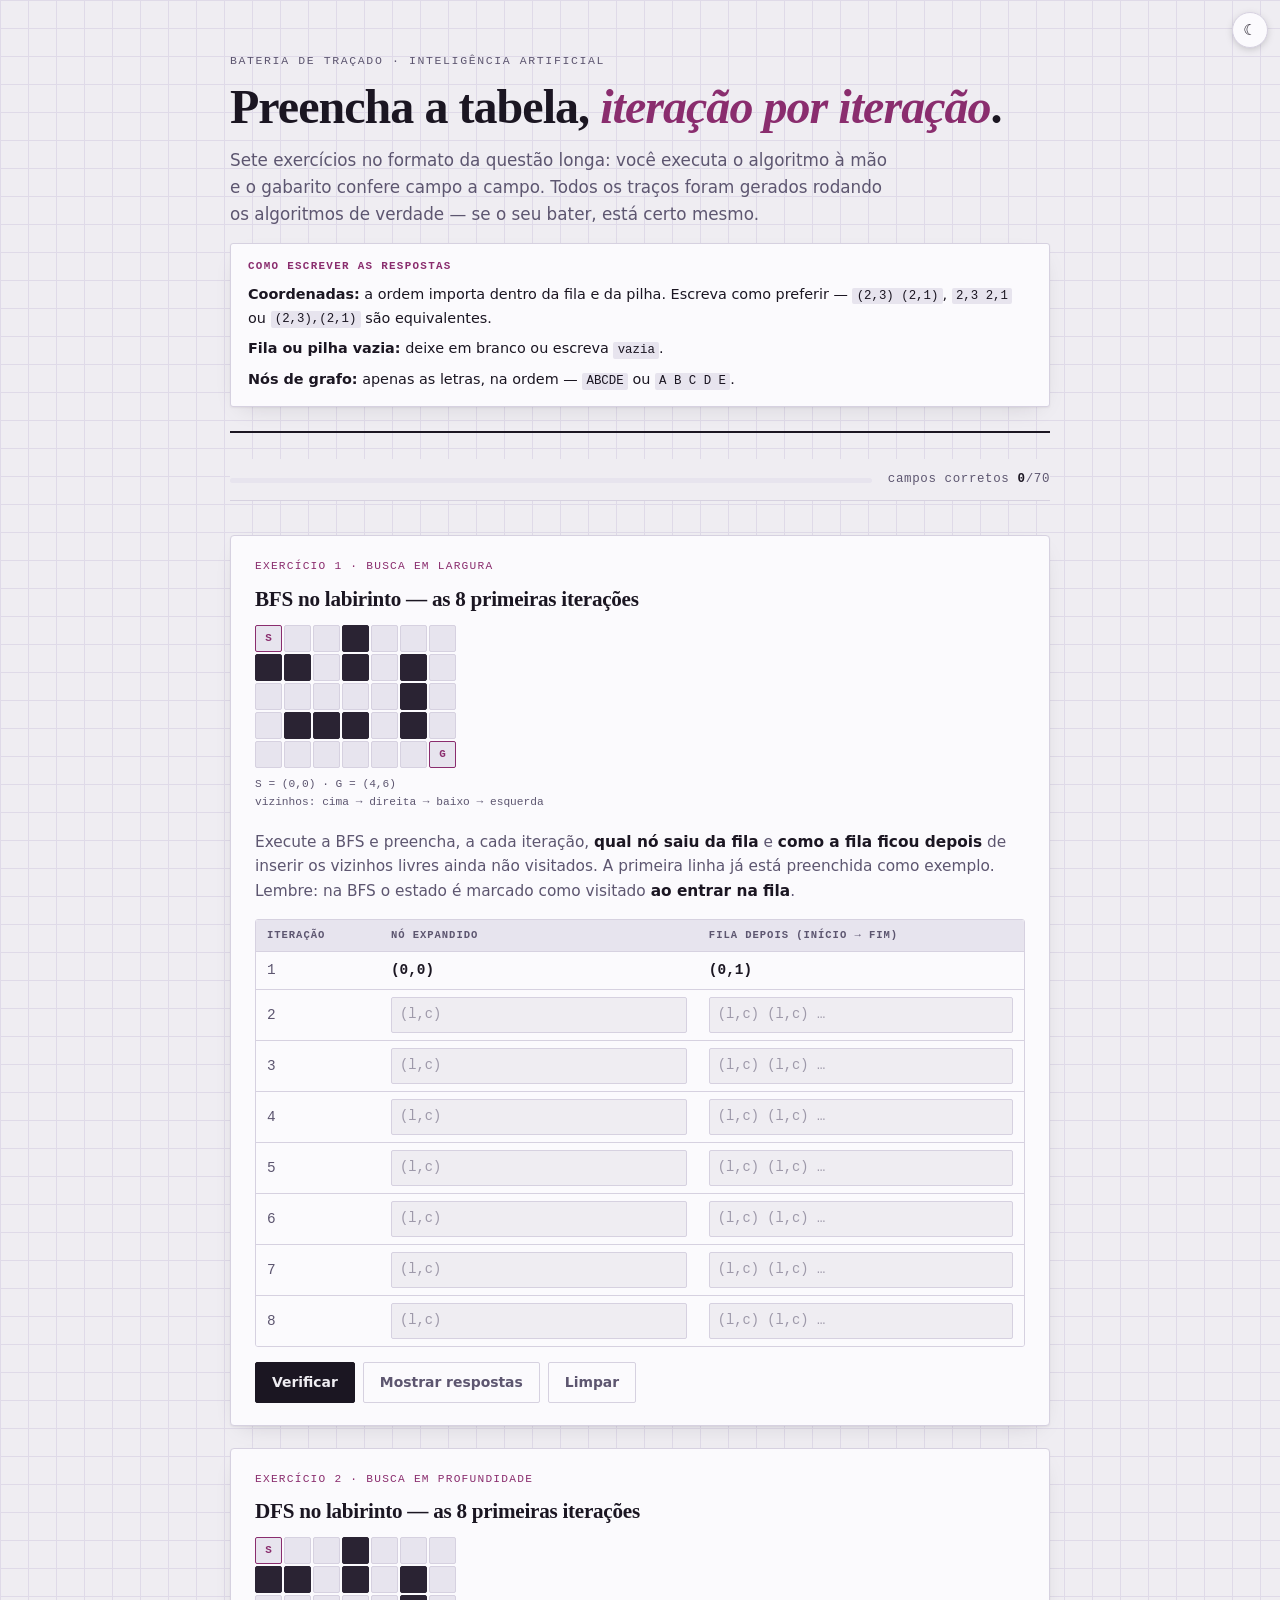
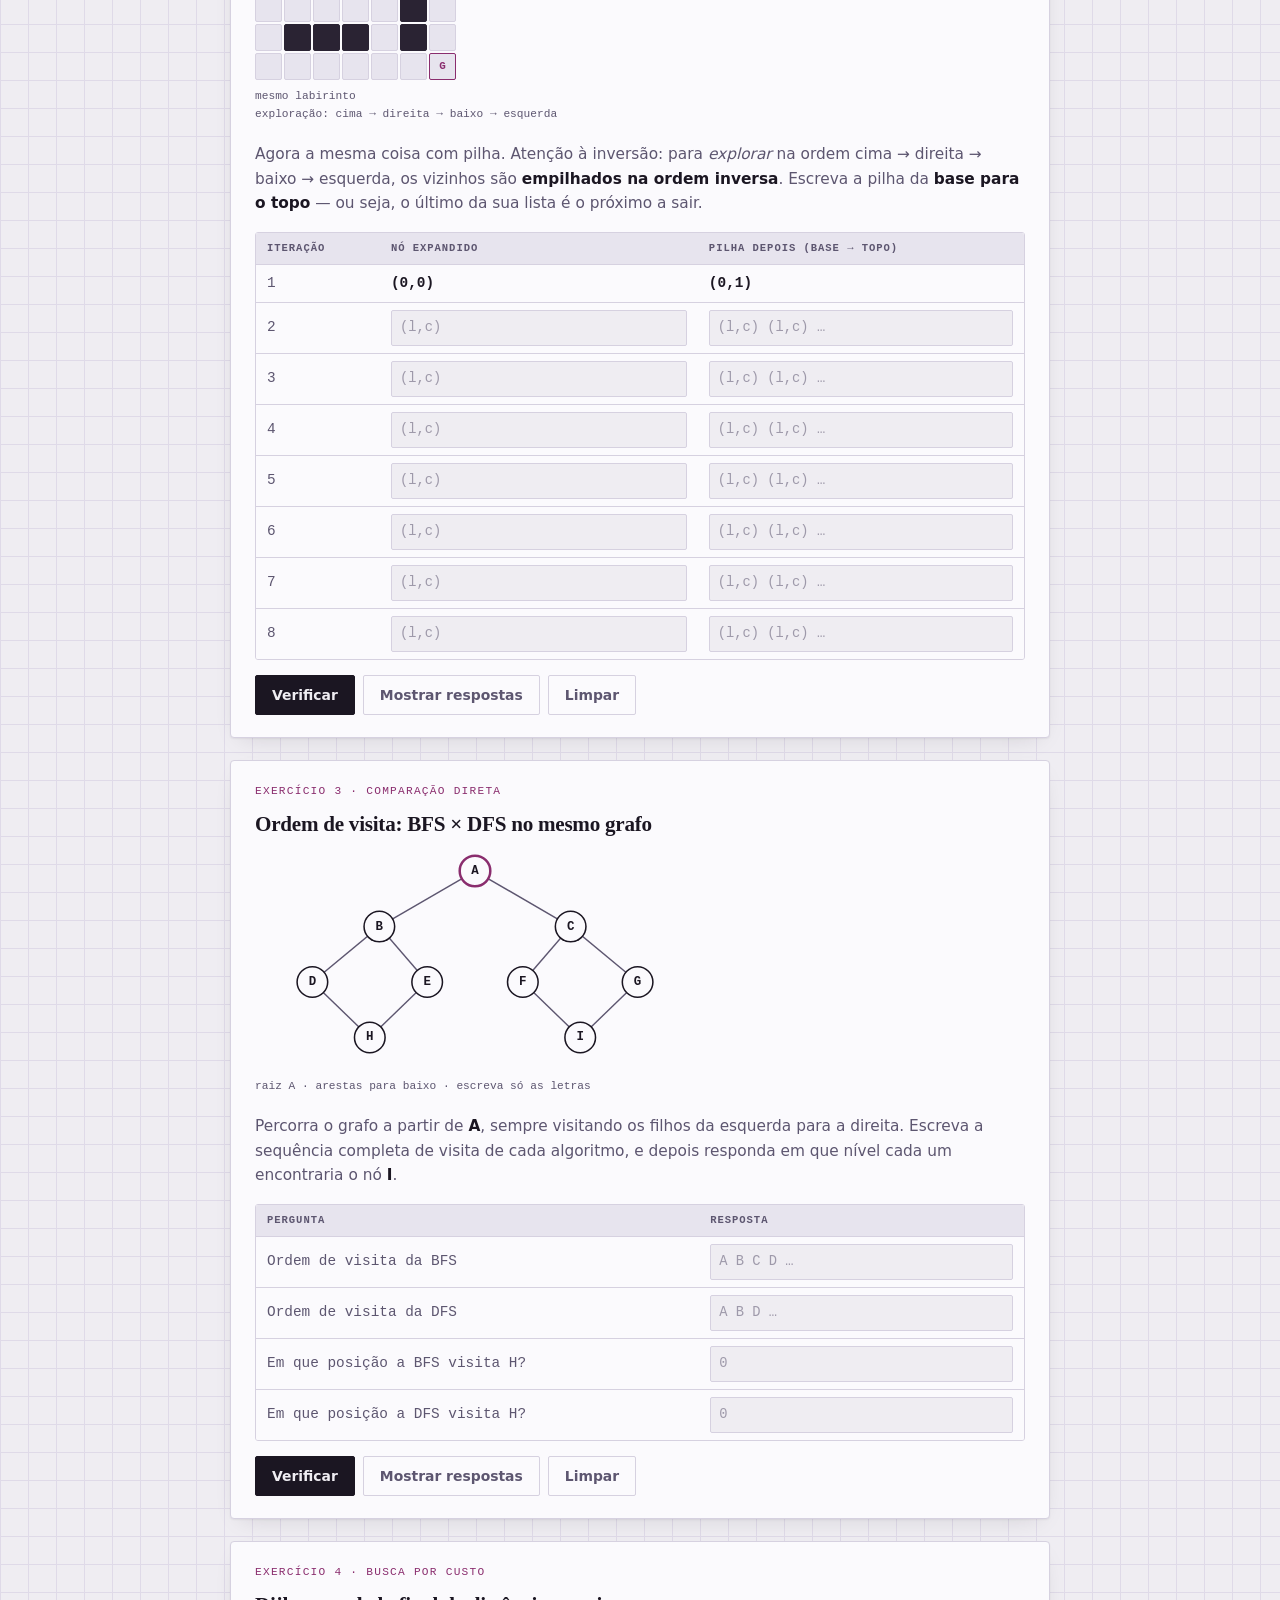
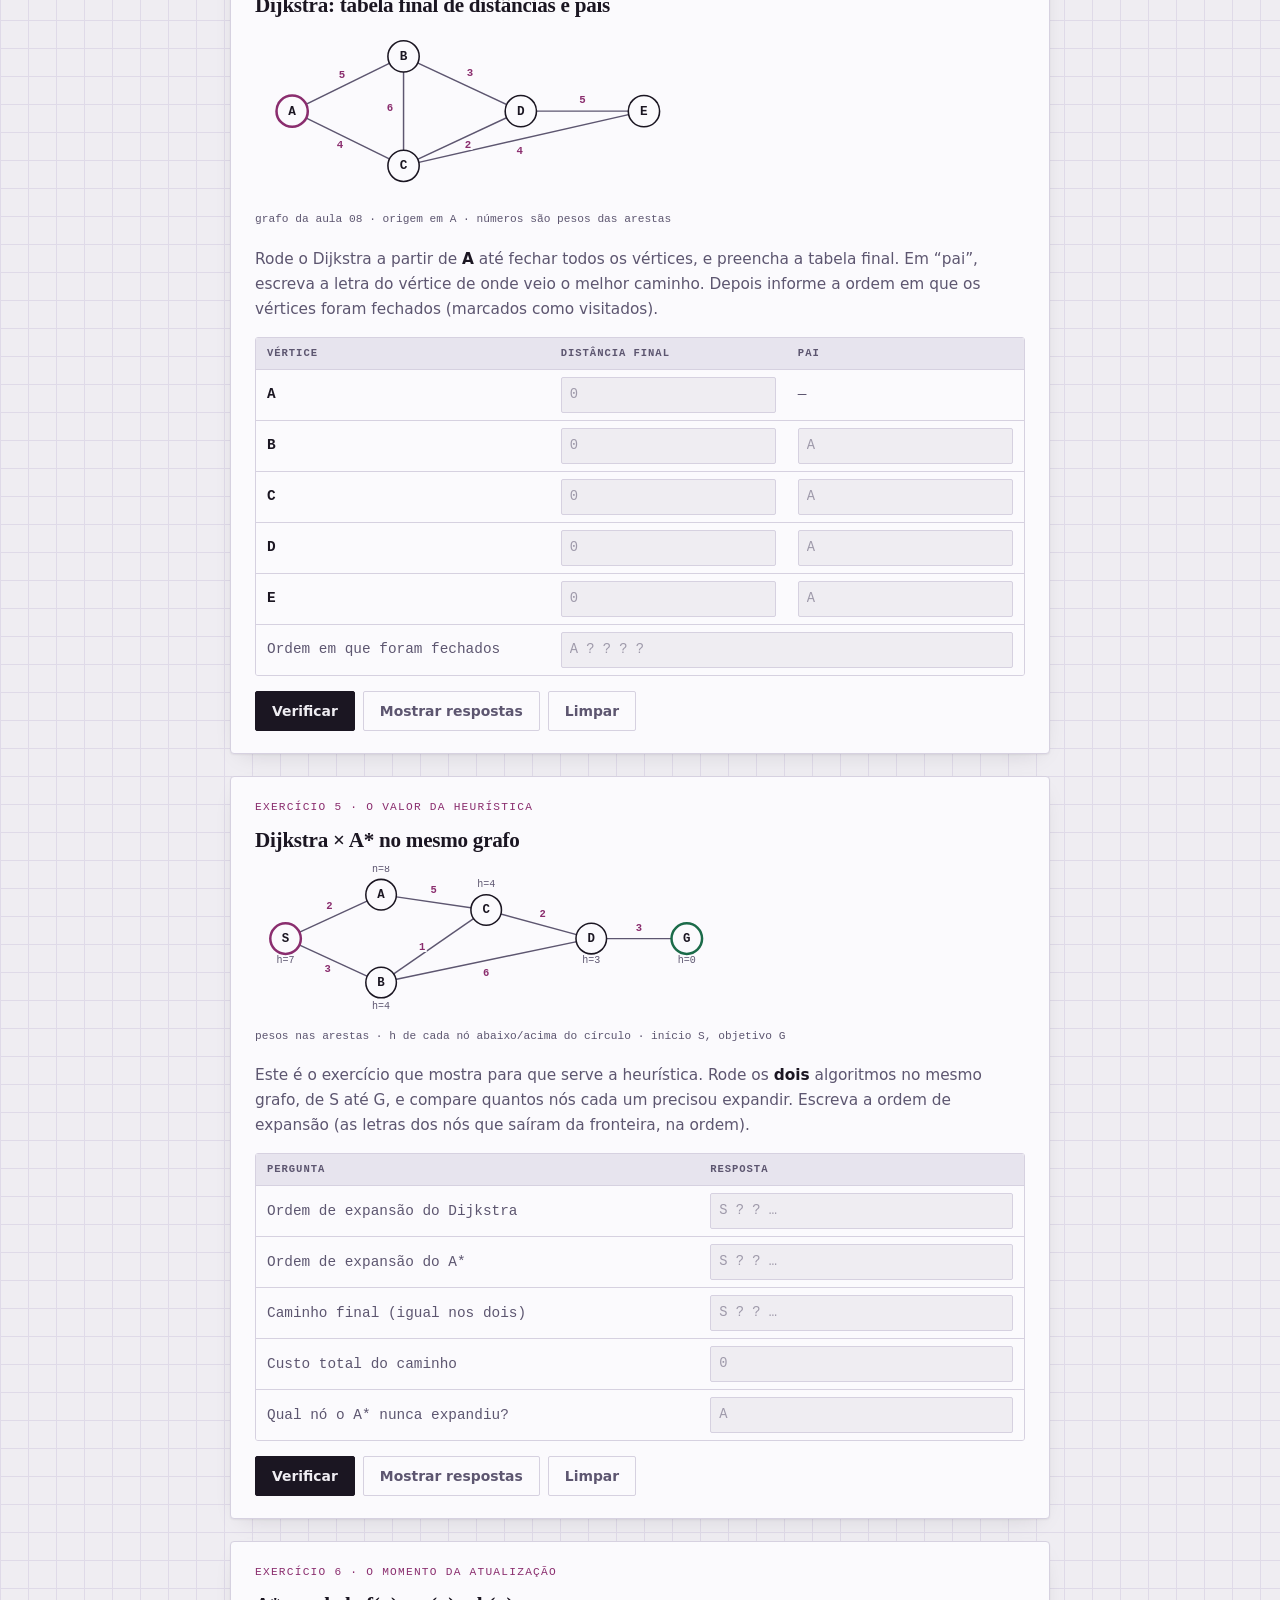
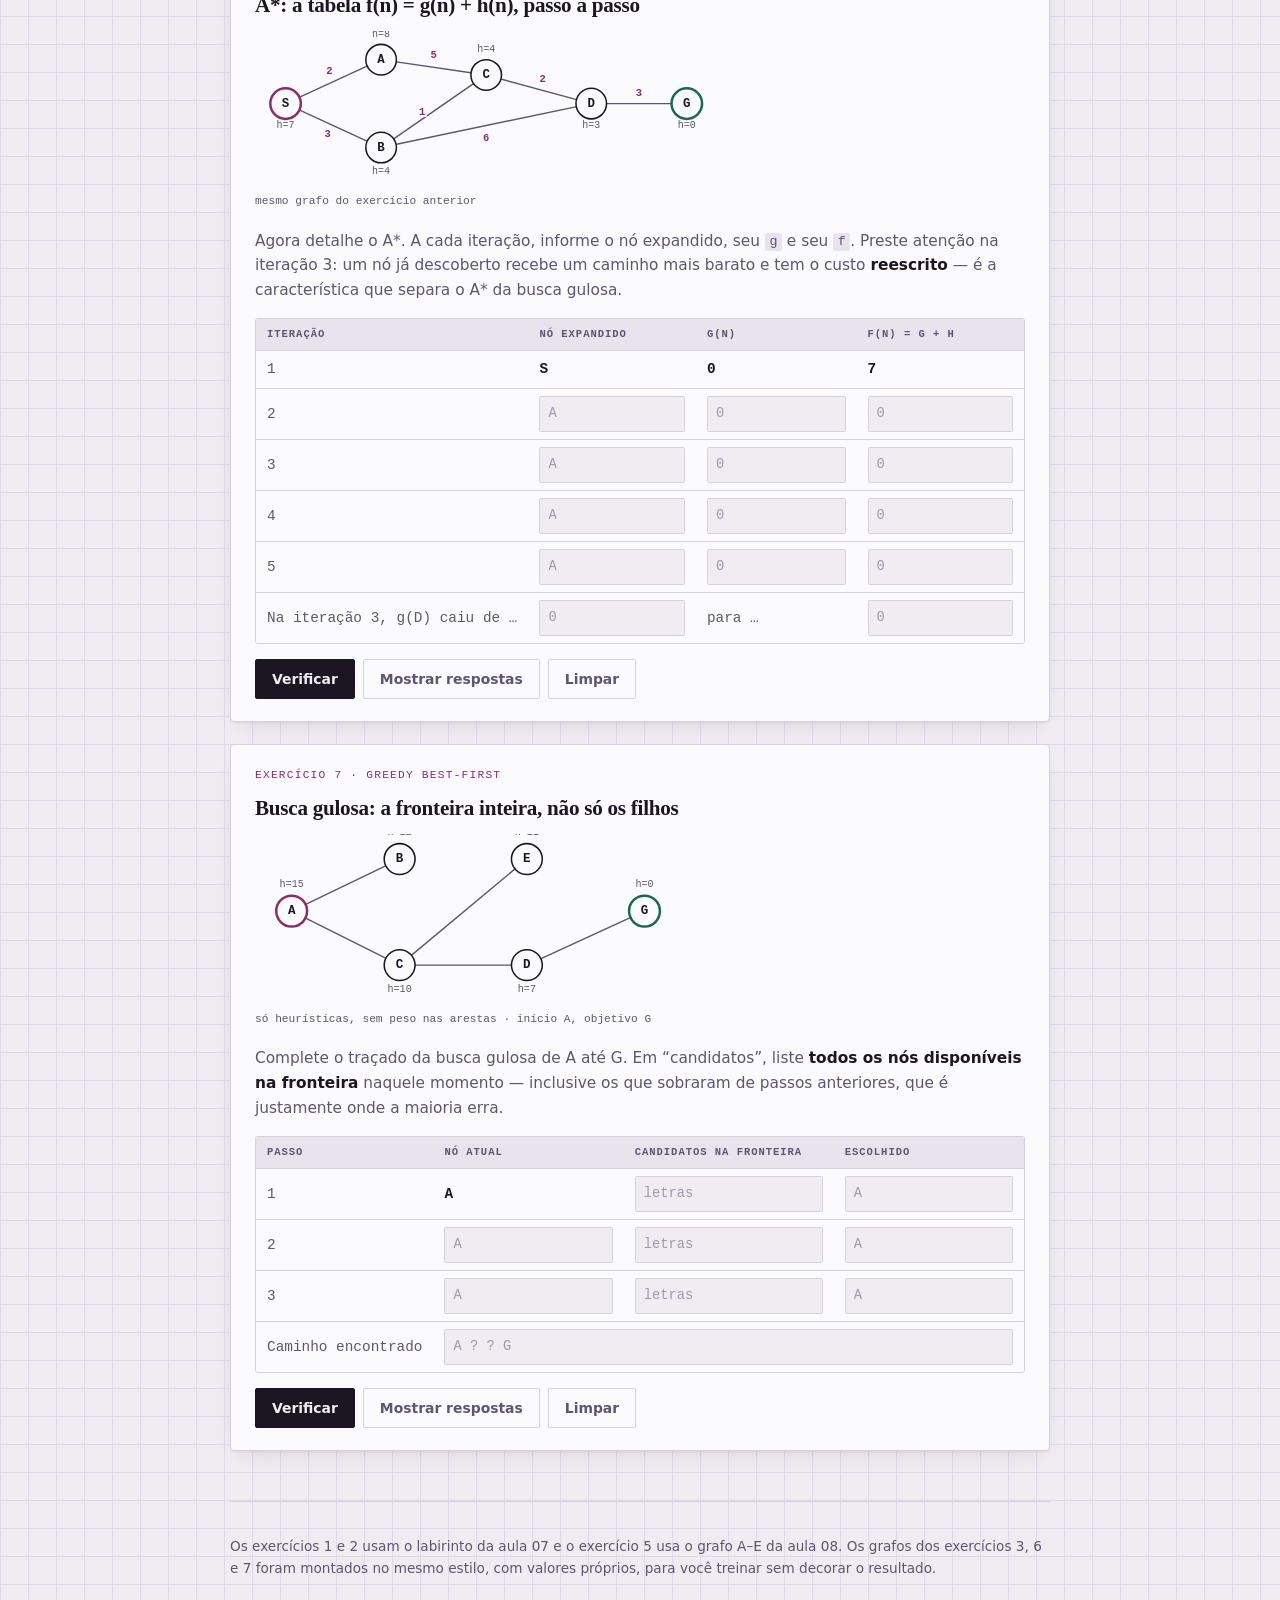
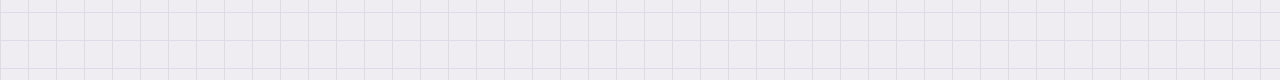
<file: tracado.html>
<!doctype html>
<html lang="pt-BR">
<head>
  <meta charset="utf-8">
  <meta name="viewport" content="width=device-width, initial-scale=1">
  <meta name="color-scheme" content="light dark">
  <meta name="description" content="Sete exercicios de tracado passo a passo de BFS, DFS, Dijkstra, busca gulosa e A*.">
  <title>Bateria de traçado — algoritmos de busca</title>
  <link rel="icon" href="data:image/svg+xml,%3Csvg xmlns=%22http://www.w3.org/2000/svg%22 viewBox=%220 0 100 100%22%3E%3Ctext y=%22.9em%22 font-size=%2290%22%3E✍️%3C/text%3E%3C/svg%3E">
  <style>
    *,*::before,*::after{box-sizing:border-box;}
    html{-webkit-text-size-adjust:100%;}
    body{margin:0;}
    img,svg,video{max-width:100%;height:auto;}
    button,input,select,textarea{font:inherit;color:inherit;}
    table{border-collapse:collapse;}
  </style>
</head>
<body>
<style>
:root{
  --paper:#EFEDF2; --surface:#FBFAFD; --surface-2:#E7E4EE;
  --ink:#1B1622; --ink-soft:#5D5670; --line:#D6D1E0; --grid:#DFDAE8;
  --accent:#8A2D6E; --accent-soft:#F4DCEE; --accent-ink:#FFFFFF;
  --amber:#A65A0B; --amber-soft:#F7E6D2;
  --ok:#1B6B49; --ok-soft:#DCEFE4; --bad:#A32741; --bad-soft:#F7DDE3;
  --wall:#2A2333;
  --shadow:0 1px 2px rgba(27,22,34,.06), 0 8px 24px -12px rgba(27,22,34,.18);
  --mono:ui-monospace,"SF Mono","Cascadia Code","Roboto Mono",Menlo,Consolas,monospace;
  --body:system-ui,-apple-system,"Segoe UI",Roboto,sans-serif;
  --display:Georgia,"Iowan Old Style","Palatino Linotype","Times New Roman",serif;
}
@media (prefers-color-scheme:dark){
  :root{
    --paper:#141119; --surface:#1D1926; --surface-2:#272232;
    --ink:#EDE9F4; --ink-soft:#ABA2BE; --line:#332C41; --grid:#221D2C;
    --accent:#E98FCE; --accent-soft:#3F1B37; --accent-ink:#1B1622;
    --amber:#E7A45C; --amber-soft:#3A2A18;
    --ok:#5FD3A0; --ok-soft:#173327; --bad:#F2879E; --bad-soft:#3A1822;
    --wall:#0B0910;
    --shadow:0 1px 2px rgba(0,0,0,.4), 0 8px 24px -12px rgba(0,0,0,.6);
  }
}
:root[data-theme="dark"]{
  --paper:#141119; --surface:#1D1926; --surface-2:#272232;
  --ink:#EDE9F4; --ink-soft:#ABA2BE; --line:#332C41; --grid:#221D2C;
  --accent:#E98FCE; --accent-soft:#3F1B37; --accent-ink:#1B1622;
  --amber:#E7A45C; --amber-soft:#3A2A18;
  --ok:#5FD3A0; --ok-soft:#173327; --bad:#F2879E; --bad-soft:#3A1822;
  --wall:#0B0910;
  --shadow:0 1px 2px rgba(0,0,0,.4), 0 8px 24px -12px rgba(0,0,0,.6);
}
:root[data-theme="light"]{
  --paper:#EFEDF2; --surface:#FBFAFD; --surface-2:#E7E4EE;
  --ink:#1B1622; --ink-soft:#5D5670; --line:#D6D1E0; --grid:#DFDAE8;
  --accent:#8A2D6E; --accent-soft:#F4DCEE; --accent-ink:#FFFFFF;
  --amber:#A65A0B; --amber-soft:#F7E6D2;
  --ok:#1B6B49; --ok-soft:#DCEFE4; --bad:#A32741; --bad-soft:#F7DDE3;
  --wall:#2A2333;
  --shadow:0 1px 2px rgba(27,22,34,.06), 0 8px 24px -12px rgba(27,22,34,.18);
}

*{box-sizing:border-box;}
body{
  margin:0; background:var(--paper); color:var(--ink);
  font-family:var(--body); font-size:16.5px; line-height:1.6;
  background-image:
    repeating-linear-gradient(to right, var(--grid) 0 1px, transparent 1px 28px),
    repeating-linear-gradient(to bottom, var(--grid) 0 1px, transparent 1px 28px);
  -webkit-font-smoothing:antialiased;
}
.page{max-width:860px; margin:0 auto; padding:0 20px 90px;}

.masthead{padding:52px 0 24px; border-bottom:2px solid var(--ink); margin-bottom:8px;}
.eyebrow{font-family:var(--mono); font-size:.72rem; letter-spacing:.14em; text-transform:uppercase;
  color:var(--ink-soft); margin:0 0 12px;}
h1{font-family:var(--display); font-weight:700; font-size:clamp(2rem,5vw,3rem);
  line-height:1.05; letter-spacing:-.02em; margin:0 0 14px; text-wrap:balance;}
h1 em{font-style:italic; color:var(--accent);}
.lede{font-size:1.05rem; color:var(--ink-soft); margin:0 0 16px; max-width:62ch;}

.howto{background:var(--surface); border:1px solid var(--line); border-radius:3px;
  padding:14px 17px; font-size:.9rem; box-shadow:var(--shadow);}
.howto b{display:block; font-family:var(--mono); font-size:.68rem; letter-spacing:.12em;
  text-transform:uppercase; color:var(--accent); margin-bottom:7px;}
.howto p{margin:0 0 7px;} .howto p:last-child{margin:0;}
.howto code{font-family:var(--mono); font-size:.86em; background:var(--surface-2); padding:.1em .34em; border-radius:2px;}

.scorebar{position:sticky; top:0; z-index:20; background:var(--paper);
  border-bottom:1px solid var(--line); padding:11px 0 10px; margin:26px 0 34px;
  display:flex; align-items:center; gap:16px; flex-wrap:wrap;}
.track{flex:1; min-width:140px; height:5px; background:var(--surface-2); border-radius:3px; overflow:hidden;}
.track span{display:block; height:100%; width:0; background:var(--accent); transition:width .3s;}
@media (prefers-reduced-motion:reduce){ .track span{transition:none;} }
.tally{font-family:var(--mono); font-size:.78rem; letter-spacing:.05em; color:var(--ink-soft);
  font-variant-numeric:tabular-nums; white-space:nowrap;}
.tally b{color:var(--ink);}

/* ---- exercício ---- */
.ex{background:var(--surface); border:1px solid var(--line); border-radius:4px;
  padding:22px 24px; margin-bottom:22px; box-shadow:var(--shadow);}
.ex-num{font-family:var(--mono); font-size:.7rem; letter-spacing:.11em; text-transform:uppercase;
  color:var(--accent); display:block; margin-bottom:7px;}
.ex h2{font-family:var(--display); font-size:1.32rem; letter-spacing:-.012em; margin:0 0 8px;}
.ex .intro{margin:0 0 16px; font-size:.96rem; color:var(--ink-soft);}
.ex .intro strong{color:var(--ink); font-weight:620;}
.ex .intro code, .cell-static code{font-family:var(--mono); font-size:.87em;
  background:var(--surface-2); padding:.1em .34em; border-radius:2px;}

.fig{display:flex; flex-wrap:wrap; gap:22px; align-items:flex-start; margin:0 0 18px;}
.fig svg{max-width:100%; height:auto;}
.figcap{font-family:var(--mono); font-size:.7rem; color:var(--ink-soft); margin:8px 0 0; line-height:1.6;}

.mini{display:grid; grid-template-columns:repeat(7,27px); gap:2px;}
.mini i{width:27px; height:27px; border-radius:2px; background:var(--surface-2); border:1px solid var(--line);
  display:flex; align-items:center; justify-content:center;
  font-family:var(--mono); font-size:.68rem; font-style:normal; font-weight:700; color:var(--ink-soft);}
.mini i.w{background:var(--wall); border-color:var(--wall);}
.mini i.s, .mini i.g{border-color:var(--accent); color:var(--accent);}

/* grafos */
.node{fill:var(--surface); stroke:var(--ink); stroke-width:1.6;}
.node-inicio{stroke:var(--accent); stroke-width:2.6;}
.node-obj{stroke:var(--ok); stroke-width:2.6;}
.nlabel{font-family:var(--mono); font-size:13px; font-weight:700; fill:var(--ink);
  text-anchor:middle; dominant-baseline:central;}
.edge{stroke:var(--ink-soft); stroke-width:1.5; fill:none;}
.wlabel{font-family:var(--mono); font-size:11px; fill:var(--accent); font-weight:700;
  text-anchor:middle; paint-order:stroke; stroke:var(--surface); stroke-width:4px;}
.hlabel{font-family:var(--mono); font-size:10.5px; fill:var(--ink-soft); text-anchor:middle;}

/* tabela */
.tw{overflow-x:auto; margin:0 0 15px; border:1px solid var(--line); border-radius:3px;}
table{border-collapse:collapse; width:100%; font-size:.9rem; min-width:460px; background:var(--surface);}
th,td{text-align:left; padding:7px 11px; border-bottom:1px solid var(--line); vertical-align:middle;}
thead th{font-family:var(--mono); font-size:.66rem; letter-spacing:.09em; text-transform:uppercase;
  color:var(--ink-soft); background:var(--surface-2); white-space:nowrap;}
tbody tr:last-child td{border-bottom:0;}
.cell-static{font-family:var(--mono); font-variant-numeric:tabular-nums; color:var(--ink-soft); white-space:nowrap;}
.cell-static.destaque{color:var(--ink); font-weight:600;}

input.campo{
  font-family:var(--mono); font-size:.86rem; width:100%; min-width:70px;
  background:var(--paper); color:var(--ink); border:1px solid var(--line); border-radius:2px;
  padding:6px 8px; transition:border-color .15s, background .15s;
}
input.campo::placeholder{color:var(--ink-soft); opacity:.55;}
input.campo:focus{outline:2px solid var(--accent); outline-offset:1px; border-color:var(--accent);}
input.campo.ok{background:var(--ok-soft); border-color:var(--ok); color:var(--ink);}
input.campo.no{background:var(--bad-soft); border-color:var(--bad); color:var(--ink);}
input.campo.revelado{background:var(--accent-soft); border-color:var(--accent);}
input.campo:disabled{opacity:1;}
td.wide{min-width:210px;}

.acoes{display:flex; gap:8px; flex-wrap:wrap; align-items:center;}
.btn{background:var(--ink); color:var(--paper); border:1px solid var(--ink); border-radius:2px;
  padding:8px 16px; font-family:inherit; font-size:.87rem; font-weight:550; cursor:pointer;}
.btn.ghost{background:transparent; color:var(--ink-soft); border-color:var(--line);}
.btn.ghost:hover{color:var(--accent); border-color:var(--accent);}
.btn:focus-visible{outline:2px solid var(--accent); outline-offset:2px;}
.placar{font-family:var(--mono); font-size:.78rem; color:var(--ink-soft); margin-left:auto;
  font-variant-numeric:tabular-nums;}
.placar.tudo{color:var(--ok); font-weight:700;}

.dica{margin:14px 0 0; padding:13px 15px; background:var(--surface-2); border:1px solid var(--line);
  border-radius:3px; font-size:.9rem; display:none;}
.ex.mostrando .dica{display:block;}
.dica b{font-family:var(--mono); font-size:.66rem; letter-spacing:.11em; text-transform:uppercase;
  color:var(--accent); display:block; margin-bottom:6px;}
.dica p{margin:0 0 8px;} .dica p:last-child{margin:0;}

footer{margin-top:50px; padding-top:20px; border-top:1px solid var(--line); font-size:.85rem; color:var(--ink-soft);}
</style>

<div class="page">

<header class="masthead">
  <p class="eyebrow">Bateria de traçado · Inteligência Artificial</p>
  <h1>Preencha a tabela, <em>iteração por iteração</em>.</h1>
  <p class="lede">Sete exercícios no formato da questão longa: você executa o algoritmo à mão e o gabarito confere campo a campo. Todos os traços foram gerados rodando os algoritmos de verdade — se o seu bater, está certo mesmo.</p>

  <div class="howto">
    <b>Como escrever as respostas</b>
    <p><strong>Coordenadas:</strong> a ordem importa dentro da fila e da pilha. Escreva como preferir — <code>(2,3) (2,1)</code>, <code>2,3 2,1</code> ou <code>(2,3),(2,1)</code> são equivalentes.</p>
    <p><strong>Fila ou pilha vazia:</strong> deixe em branco ou escreva <code>vazia</code>.</p>
    <p><strong>Nós de grafo:</strong> apenas as letras, na ordem — <code>ABCDE</code> ou <code>A B C D E</code>.</p>
  </div>
</header>

<div class="scorebar">
  <div class="track"><span id="bar"></span></div>
  <div class="tally" id="tally">campos corretos <b>0</b>/0</div>
</div>

<main id="app"></main>

<footer>
  <p>Os exercícios 1 e 2 usam o labirinto da aula 07 e o exercício 5 usa o grafo A–E da aula 08. Os grafos dos exercícios 3, 6 e 7 foram montados no mesmo estilo, com valores próprios, para você treinar sem decorar o resultado.</p>
</footer>

</div>

<script>
(function(){
  "use strict";

  /* ========== figuras ========== */
  var MAZE = ["S..#...","##.#.#.",".....#.",".###.#.","......G"];

  function mazeFig(cap){
    var h = '<div><div class="mini">';
    for (var r=0;r<MAZE.length;r++){
      for (var c=0;c<MAZE[r].length;c++){
        var ch = MAZE[r][c];
        var cls = ch === "#" ? "w" : (ch === "S" ? "s" : (ch === "G" ? "g" : ""));
        h += '<i class="' + cls + '">' + (ch === "#" || ch === "." ? "" : ch) + '</i>';
      }
    }
    return h + '</div><p class="figcap">' + cap + '</p></div>';
  }

  function no(x,y,rot,cls){
    return '<circle class="node ' + (cls||"") + '" cx="' + x + '" cy="' + y + '" r="16"/>' +
           '<text class="nlabel" x="' + x + '" y="' + y + '">' + rot + '</text>';
  }
  function aresta(x1,y1,x2,y2){
    return '<line class="edge" x1="' + x1 + '" y1="' + y1 + '" x2="' + x2 + '" y2="' + y2 + '"/>';
  }
  function peso(x1,y1,x2,y2,w,dx,dy){
    return '<text class="wlabel" x="' + ((x1+x2)/2 + (dx||0)) + '" y="' + ((y1+y2)/2 + (dy||0)) + '">' + w + '</text>';
  }
  function hl(x,y,t){ return '<text class="hlabel" x="' + x + '" y="' + y + '">' + t + '</text>'; }

  /* grafo em árvore A..I (BFS x DFS) */
  var GRAFO_AI = (function(){
    var P = {A:[230,22], B:[130,80], C:[330,80], D:[60,138], E:[180,138],
             F:[280,138], G:[400,138], H:[120,196], I:[340,196]};
    var E = [["A","B"],["A","C"],["B","D"],["B","E"],["C","F"],["C","G"],
             ["D","H"],["E","H"],["F","I"],["G","I"]];
    var s = '<svg viewBox="0 0 460 222" width="440" role="img" aria-label="Grafo com raiz A, filhos B e C, netos D E F G e bisnetos H e I">';
    for (var i=0;i<E.length;i++){
      var a = P[E[i][0]], b = P[E[i][1]];
      s += aresta(a[0],a[1],b[0],b[1]);
    }
    for (var k in P) s += no(P[k][0], P[k][1], k, k === "A" ? "node-inicio" : "");
    return s + '</svg>';
  })();

  /* grafo ponderado A..E (Dijkstra, igual ao da aula) */
  var GRAFO_AE = (function(){
    var P = {A:[38,82], B:[152,26], C:[152,138], D:[272,82], E:[398,82]};
    var E = [["A","B",5,-6,-6],["A","C",4,-8,10],["C","B",6,-14,0],["B","D",3,8,-8],
             ["C","D",2,6,10],["C","E",4,-4,16],["D","E",5,0,-8]];
    var s = '<svg viewBox="0 0 440 168" width="430" role="img" aria-label="Grafo ponderado de A até E">';
    for (var i=0;i<E.length;i++){
      var a = P[E[i][0]], b = P[E[i][1]];
      s += aresta(a[0],a[1],b[0],b[1]);
    }
    for (var j=0;j<E.length;j++){
      var c = P[E[j][0]], d = P[E[j][1]];
      s += peso(c[0],c[1],d[0],d[1],E[j][2],E[j][3],E[j][4]);
    }
    for (var k in P) s += no(P[k][0], P[k][1], k, k === "A" ? "node-inicio" : "");
    return s + '</svg>';
  })();

  /* grafo S..G com pesos e heurística (Dijkstra x A*) */
  var GRAFO_SG = (function(showH){
    var P = {S:[32,76], A:[132,30], B:[132,122], C:[242,46], D:[352,76], G:[452,76]};
    var E = [["S","A",2,-4,-8],["S","B",3,-6,12],["A","C",5,0,-10],["B","C",1,-12,4],
             ["B","D",6,0,16],["C","D",2,4,-8],["D","G",3,0,-8]];
    var H = {S:7, A:8, B:4, C:4, D:3, G:0};
    var off = {S:[0,26], A:[0,-24], B:[0,28], C:[0,-24], D:[0,26], G:[0,26]};
    var s = '<svg viewBox="0 0 492 152" width="470" role="img" aria-label="Grafo ponderado de S até G com heurísticas">';
    for (var i=0;i<E.length;i++){ var a=P[E[i][0]], b=P[E[i][1]]; s += aresta(a[0],a[1],b[0],b[1]); }
    for (var j=0;j<E.length;j++){ var c=P[E[j][0]], d=P[E[j][1]]; s += peso(c[0],c[1],d[0],d[1],E[j][2],E[j][3],E[j][4]); }
    for (var k in P){
      s += no(P[k][0], P[k][1], k, k === "S" ? "node-inicio" : (k === "G" ? "node-obj" : ""));
      if (showH) s += hl(P[k][0] + off[k][0], P[k][1] + off[k][1], "h=" + H[k]);
    }
    return s + '</svg>';
  })(true);

  /* grafo da busca gulosa, só com heurística */
  var GRAFO_GUL = (function(){
    var P = {A:[38,80], B:[150,26], C:[150,136], D:[282,136], E:[282,26], G:[404,80]};
    var H = {A:15, B:12, C:10, D:7, E:11, G:0};
    var off = {A:[0,-25], B:[0,-25], C:[0,28], D:[0,28], E:[0,-25], G:[0,-25]};
    var E = [["A","B"],["A","C"],["C","D"],["C","E"],["D","G"]];
    var s = '<svg viewBox="0 0 446 166" width="430" role="img" aria-label="Grafo com heurísticas de A até G">';
    for (var i=0;i<E.length;i++){ var a=P[E[i][0]], b=P[E[i][1]]; s += aresta(a[0],a[1],b[0],b[1]); }
    for (var k in P){
      s += no(P[k][0], P[k][1], k, k === "A" ? "node-inicio" : (k === "G" ? "node-obj" : ""));
      s += hl(P[k][0] + off[k][0], P[k][1] + off[k][1], "h=" + H[k]);
    }
    return s + '</svg>';
  })();

  /* ========== atalhos para montar células ========== */
  function S(t, destaque){ return {est:t, destaque:!!destaque}; }
  function co(ok, ph){ return {tipo:"coords", ok:ok, ph:ph || "(l,c)"}; }
  function cos(ok){ return {tipo:"coords", ok:ok, ph:"(l,c) (l,c) …", wide:true}; }
  function le(ok, ph){ return {tipo:"letras", ok:ok, ph:ph || "A"}; }
  function nu(ok){ return {tipo:"num", ok:ok, ph:"0"}; }

  /* ========== exercícios ========== */
  var EX = [

  { titulo:"BFS no labirinto — as 8 primeiras iterações",
    tag:"Exercício 1 · busca em largura",
    fig: mazeFig("S = (0,0) · G = (4,6)<br>vizinhos: cima → direita → baixo → esquerda"),
    intro:"Execute a BFS e preencha, a cada iteração, <strong>qual nó saiu da fila</strong> e <strong>como a fila ficou depois</strong> de inserir os vizinhos livres ainda não visitados. A primeira linha já está preenchida como exemplo. Lembre: na BFS o estado é marcado como visitado <strong>ao entrar na fila</strong>.",
    cols:["Iteração","Nó expandido","Fila depois (início → fim)"],
    linhas:[
      [S("1"), S("(0,0)", true), S("(0,1)", true)],
      [S("2"), co("(0,1)"), cos("(0,2)")],
      [S("3"), co("(0,2)"), cos("(1,2)")],
      [S("4"), co("(1,2)"), cos("(2,2)")],
      [S("5"), co("(2,2)"), cos("(2,3) (2,1)")],
      [S("6"), co("(2,3)"), cos("(2,1) (2,4)")],
      [S("7"), co("(2,1)"), cos("(2,4) (2,0)")],
      [S("8"), co("(2,4)"), cos("(2,0) (1,4) (3,4)")]
    ],
    dica:"<p>Na iteração 5 o nó <code>(2,2)</code> tem dois vizinhos livres: <code>(2,3)</code> pela direita e <code>(2,1)</code> pela esquerda. Como a ordem é cima → direita → baixo → esquerda, <code>(2,3)</code> entra na fila antes de <code>(2,1)</code> — e como é uma fila, sai antes também.</p><p>Repare no efeito de largura: nas iterações 6, 7 e 8 a BFS está processando nós da <em>mesma faixa de distância</em> da origem, avançando em frente ampla em vez de escolher um caminho.</p>"},

  { titulo:"DFS no labirinto — as 8 primeiras iterações",
    tag:"Exercício 2 · busca em profundidade",
    fig: mazeFig("mesmo labirinto<br>exploração: cima → direita → baixo → esquerda"),
    intro:"Agora a mesma coisa com pilha. Atenção à inversão: para <em>explorar</em> na ordem cima → direita → baixo → esquerda, os vizinhos são <strong>empilhados na ordem inversa</strong>. Escreva a pilha da <strong>base para o topo</strong> — ou seja, o último da sua lista é o próximo a sair.",
    cols:["Iteração","Nó expandido","Pilha depois (base → topo)"],
    linhas:[
      [S("1"), S("(0,0)", true), S("(0,1)", true)],
      [S("2"), co("(0,1)"), cos("(0,2)")],
      [S("3"), co("(0,2)"), cos("(1,2)")],
      [S("4"), co("(1,2)"), cos("(2,2)")],
      [S("5"), co("(2,2)"), cos("(2,1) (2,3)")],
      [S("6"), co("(2,3)"), cos("(2,1) (2,4)")],
      [S("7"), co("(2,4)"), cos("(2,1) (3,4) (1,4)")],
      [S("8"), co("(1,4)"), cos("(2,1) (3,4) (0,4)")]
    ],
    dica:"<p>Iteração 5, o ponto da inversão: os vizinhos livres de <code>(2,2)</code> são <code>(2,3)</code> (direita) e <code>(2,1)</code> (esquerda). Empilhando <strong>ao contrário</strong>, entra primeiro <code>(2,1)</code> e depois <code>(2,3)</code> — então <code>(2,3)</code> fica no topo e é o próximo a sair, que é o comportamento desejado.</p><p>E aqui está a diferença visível para a BFS: <code>(2,1)</code> fica parado na base da pilha do passo 5 até o fim da busca, porque a DFS só mexe no topo.</p>"},

  { titulo:"Ordem de visita: BFS × DFS no mesmo grafo",
    tag:"Exercício 3 · comparação direta",
    fig:'<div>' + GRAFO_AI + '<p class="figcap">raiz A · arestas para baixo · escreva só as letras</p></div>',
    intro:"Percorra o grafo a partir de <strong>A</strong>, sempre visitando os filhos da esquerda para a direita. Escreva a sequência completa de visita de cada algoritmo, e depois responda em que nível cada um encontraria o nó <strong>I</strong>.",
    cols:["Pergunta","Resposta"],
    linhas:[
      [S("Ordem de visita da BFS"), le("ABCDEFGHI","A B C D …")],
      [S("Ordem de visita da DFS"), le("ABDHECFIG","A B D …")],
      [S("Em que posição a BFS visita H?"), nu("8")],
      [S("Em que posição a DFS visita H?"), nu("4")]
    ],
    dica:"<p>BFS por níveis: <strong>A</strong> | <strong>B C</strong> | <strong>D E F G</strong> | <strong>H I</strong>. A ordem de visita é a leitura direta dessa estrutura, e H cai na 8ª posição.</p><p>DFS mergulhando: A → B → D → H, e aí H já aparece na <strong>4ª</strong> posição. Só depois ela volta para E, sobe para C e desce por F → I, terminando em G. Esse contraste — o mesmo nó em 8º ou em 4º lugar — é a resposta para “qual é mais rápido?”: depende inteiramente de onde está a solução.</p>"},

  { titulo:"Dijkstra: tabela final de distâncias e pais",
    tag:"Exercício 4 · busca por custo",
    fig:'<div>' + GRAFO_AE + '<p class="figcap">grafo da aula 08 · origem em A · números são pesos das arestas</p></div>',
    intro:"Rode o Dijkstra a partir de <strong>A</strong> até fechar todos os vértices, e preencha a tabela final. Em “pai”, escreva a letra do vértice de onde veio o melhor caminho. Depois informe a ordem em que os vértices foram fechados (marcados como visitados).",
    cols:["Vértice","Distância final","Pai"],
    linhas:[
      [S("A", true), nu("0"), S("—")],
      [S("B", true), nu("5"), le("A")],
      [S("C", true), nu("4"), le("A")],
      [S("D", true), nu("6"), le("C")],
      [S("E", true), nu("8"), le("C")],
      [S("Ordem em que foram fechados"), {tipo:"letras", ok:"ACBDE", ph:"A ? ? ? ?", span:2}]
    ],
    dica:"<p>Os dois relaxamentos que decidem a tabela:</p><p><strong>D</strong> — por C custa 4+2 = <strong>6</strong>; por B custaria 5+3 = 8. Fica 6, com pai C.</p><p><strong>E</strong> — por C custa 4+4 = <strong>8</strong>; por D custaria 6+5 = 11. Fica 8, com pai C.</p><p>A ordem de fechamento é sempre pelo menor acumulado disponível: A(0), C(4), B(5), D(6), E(8). <strong>Cuidado com a pegadinha:</strong> o menor caminho até E custa 8, não 6 — o 6 é a distância até D.</p>"},

  { titulo:"Dijkstra × A* no mesmo grafo",
    tag:"Exercício 5 · o valor da heurística",
    fig:'<div>' + GRAFO_SG + '<p class="figcap">pesos nas arestas · h de cada nó abaixo/acima do círculo · início S, objetivo G</p></div>',
    intro:"Este é o exercício que mostra para que serve a heurística. Rode os <strong>dois</strong> algoritmos no mesmo grafo, de S até G, e compare quantos nós cada um precisou expandir. Escreva a ordem de expansão (as letras dos nós que saíram da fronteira, na ordem).",
    cols:["Pergunta","Resposta"],
    linhas:[
      [S("Ordem de expansão do Dijkstra"), le("SABCDG","S ? ? …")],
      [S("Ordem de expansão do A*"), le("SBCDG","S ? ? …")],
      [S("Caminho final (igual nos dois)"), le("SBCDG","S ? ? …")],
      [S("Custo total do caminho"), nu("9")],
      [S("Qual nó o A* nunca expandiu?"), le("A")]
    ],
    dica:"<p>O Dijkstra expande <strong>A</strong> na segunda rodada só porque <code>g(A) = 2</code> é o menor acumulado do momento — mesmo A sendo um caminho ruim. Ele não tem como saber disso: é cego.</p><p>O A* olha <code>f(A) = g + h = 2 + 8 = 10</code> e percebe que A é promessa cara. Prefere B, com <code>f(B) = 3 + 4 = 7</code>. Resultado: <strong>5 expansões contra 6</strong>, e A nunca é aberto.</p><p>Os dois chegam ao mesmo caminho <code>S → B → C → D → G</code> de custo <strong>9</strong> — a heurística não muda a resposta, muda o trabalho gasto para chegar nela. É exatamente isso que significa “A* é ótimo e mais eficiente que Dijkstra”.</p>"},

  { titulo:"A*: a tabela f(n) = g(n) + h(n), passo a passo",
    tag:"Exercício 6 · o momento da atualização",
    fig:'<div>' + GRAFO_SG + '<p class="figcap">mesmo grafo do exercício anterior</p></div>',
    intro:"Agora detalhe o A*. A cada iteração, informe o nó expandido, seu <code>g</code> e seu <code>f</code>. Preste atenção na iteração 3: um nó já descoberto recebe um caminho mais barato e tem o custo <strong>reescrito</strong> — é a característica que separa o A* da busca gulosa.",
    cols:["Iteração","Nó expandido","g(n)","f(n) = g + h"],
    linhas:[
      [S("1"), S("S", true), S("0", true), S("7", true)],
      [S("2"), le("B"), nu("3"), nu("7")],
      [S("3"), le("C"), nu("4"), nu("8")],
      [S("4"), le("D"), nu("6"), nu("9")],
      [S("5"), le("G"), nu("9"), nu("9")],
      [S("Na iteração 3, g(D) caiu de … "), nu("9"), S("para …"), nu("6")]
    ],
    dica:"<p>Iteração 1 — expande S: descobre A com <code>g=2, f=10</code> e B com <code>g=3, f=7</code>.</p><p>Iteração 2 — expande B (menor f): descobre C com <code>g=4, f=8</code> e D com <code>g = 3+6 = 9, f = 12</code>.</p><p>Iteração 3 — expande C, e aqui está o ponto: chegar em D <em>por C</em> custa <code>4 + 2 = 6</code>, melhor que os 9 registrados. O A* <strong>atualiza g(D) de 9 para 6 e troca o pai de B para C</strong>. O f de D cai de 12 para 9.</p><p>Sem essa atualização, o algoritmo terminaria com um caminho pior. A busca gulosa não faz isso porque nem acompanha custo.</p>"},

  { titulo:"Busca gulosa: a fronteira inteira, não só os filhos",
    tag:"Exercício 7 · greedy best-first",
    fig:'<div>' + GRAFO_GUL + '<p class="figcap">só heurísticas, sem peso nas arestas · início A, objetivo G</p></div>',
    intro:"Complete o traçado da busca gulosa de A até G. Em “candidatos”, liste <strong>todos os nós disponíveis na fronteira</strong> naquele momento — inclusive os que sobraram de passos anteriores, que é justamente onde a maioria erra.",
    cols:["Passo","Nó atual","Candidatos na fronteira","Escolhido"],
    linhas:[
      [S("1"), S("A", true), {tipo:"letras", ok:"BC", ph:"letras", wide:true}, le("C")],
      [S("2"), le("C"), {tipo:"letras", ok:"BDE", ph:"letras", wide:true}, le("D")],
      [S("3"), le("D"), {tipo:"letras", ok:"BEG", ph:"letras", wide:true}, le("G")],
      [S("Caminho encontrado"), {tipo:"letras", ok:"ACDG", ph:"A ? ? G", span:3}]
    ],
    dica:"<p>Passo 1: de A, a fronteira tem B(12) e C(10) → escolhe <strong>C</strong>.<br>Passo 2: a fronteira agora tem B(12), que <em>sobrou</em>, mais D(7) e E(11) → escolhe <strong>D</strong>.<br>Passo 3: sobram B(12) e E(11), e entra G(0) → escolhe <strong>G</strong>.</p><p>O erro clássico é comparar só os filhos do nó atual. A busca gulosa escolhe o menor <code>h</code> de <strong>toda a fronteira</strong>, e nós antigos continuam concorrendo — foi assim que B ficou disponível do começo ao fim sem nunca ser escolhido.</p>"}
  ];

  /* ========== normalização das respostas ========== */
  function normCoords(v){
    var m = String(v).match(/\d+\s*,\s*\d+/g) || [];
    return m.map(function(x){ return x.replace(/\s+/g, ""); }).join(" ");
  }
  function normLetras(v){
    var m = String(v).toUpperCase().match(/[A-Z]/g) || [];
    /* "vazia"/"nenhum" contam como resposta em branco */
    var s = m.join("");
    if (/^(VAZIA|VAZIO|NENHUM|NADA)$/.test(s)) return "";
    return s;
  }
  function normNum(v){
    var m = String(v).replace(",", ".").match(/-?\d+(\.\d+)?/);
    return m ? String(parseFloat(m[0])) : "";
  }
  function normalizar(tipo, v){
    if (tipo === "coords") return normCoords(v);
    if (tipo === "letras") return normLetras(v);
    if (tipo === "num")    return normNum(v);
    return String(v).trim().toLowerCase();
  }

  /* ========== render ========== */
  var app = document.getElementById("app");
  var todos = [];

  EX.forEach(function(ex, idx){
    var card = document.createElement("section");
    card.className = "ex";

    var html = '<span class="ex-num">' + ex.tag + '</span>';
    html += '<h2>' + ex.titulo + '</h2>';
    html += '<div class="fig">' + ex.fig + '</div>';
    html += '<p class="intro">' + ex.intro + '</p>';

    html += '<div class="tw"><table><thead><tr>';
    for (var c=0;c<ex.cols.length;c++) html += '<th>' + ex.cols[c] + '</th>';
    html += '</tr></thead><tbody>';

    ex.linhas.forEach(function(linha, li){
      html += '<tr>';
      linha.forEach(function(cel){
        if (cel.est !== undefined){
          html += '<td class="cell-static' + (cel.destaque ? " destaque" : "") + '">' + cel.est + '</td>';
        } else {
          var span = cel.span ? ' colspan="' + cel.span + '"' : "";
          html += '<td' + span + (cel.wide ? ' class="wide"' : "") + '>' +
                  '<input class="campo" type="text" autocomplete="off" spellcheck="false" ' +
                  'data-ex="' + idx + '" data-tipo="' + cel.tipo + '" ' +
                  'placeholder="' + cel.ph + '" aria-label="' + ex.cols[0] + ' linha ' + (li+1) + '">' +
                  '</td>';
        }
      });
      html += '</tr>';
    });
    html += '</tbody></table></div>';

    html += '<div class="acoes">' +
            '<button type="button" class="btn verificar">Verificar</button>' +
            '<button type="button" class="btn ghost mostrar">Mostrar respostas</button>' +
            '<button type="button" class="btn ghost limpar">Limpar</button>' +
            '<span class="placar"></span></div>';

    html += '<div class="dica"><b>Como se chega lá</b>' + ex.dica + '</div>';

    card.innerHTML = html;
    app.appendChild(card);

    /* liga cada input ao seu gabarito, na mesma ordem de criação */
    var inputs = card.querySelectorAll("input.campo");
    var gabs = [];
    ex.linhas.forEach(function(linha){
      linha.forEach(function(cel){ if (cel.est === undefined) gabs.push(cel.ok); });
    });

    var registro = [];
    for (var i=0;i<inputs.length;i++){
      registro.push({el:inputs[i], ok:gabs[i], tipo:inputs[i].getAttribute("data-tipo"), certo:false});
      todos.push(registro[registro.length-1]);
      inputs[i].addEventListener("input", function(){
        this.classList.remove("ok","no","revelado");
        atualizarTally();
      });
      inputs[i].addEventListener("keydown", function(e){
        if (e.key === "Enter"){
          var lista = card.querySelectorAll("input.campo");
          for (var n=0;n<lista.length;n++){
            if (lista[n] === this && lista[n+1]){ lista[n+1].focus(); return; }
          }
          card.querySelector(".verificar").click();
        }
      });
    }

    function conferir(){
      var acertos = 0;
      registro.forEach(function(r){
        var dado = normalizar(r.tipo, r.el.value);
        var esperado = normalizar(r.tipo, r.ok);
        var certo = (dado === esperado);
        r.certo = certo;
        r.el.classList.remove("ok","no","revelado");
        r.el.classList.add(certo ? "ok" : "no");
        if (certo) acertos++;
      });
      var p = card.querySelector(".placar");
      p.textContent = acertos + " de " + registro.length + " corretos";
      p.classList.toggle("tudo", acertos === registro.length);
      if (acertos < registro.length) card.classList.add("mostrando");
      atualizarTally();
    }

    card.querySelector(".verificar").addEventListener("click", conferir);

    card.querySelector(".mostrar").addEventListener("click", function(){
      registro.forEach(function(r){
        r.el.value = r.ok;
        r.el.classList.remove("ok","no");
        r.el.classList.add("revelado");
        r.certo = false;
      });
      card.classList.add("mostrando");
      var p = card.querySelector(".placar");
      p.textContent = "respostas reveladas";
      p.classList.remove("tudo");
      atualizarTally();
    });

    card.querySelector(".limpar").addEventListener("click", function(){
      registro.forEach(function(r){
        r.el.value = "";
        r.el.classList.remove("ok","no","revelado");
        r.certo = false;
      });
      card.classList.remove("mostrando");
      card.querySelector(".placar").textContent = "";
      atualizarTally();
      registro[0].el.focus();
    });
  });

  function atualizarTally(){
    var certos = 0;
    for (var i=0;i<todos.length;i++) if (todos[i].certo) certos++;
    document.getElementById("tally").innerHTML =
      "campos corretos <b>" + certos + "</b>/" + todos.length;
    document.getElementById("bar").style.width = (certos / todos.length * 100) + "%";
  }

  atualizarTally();
})();
</script>
<script src="theme.js" defer></script>
</body>
</html>
</file>
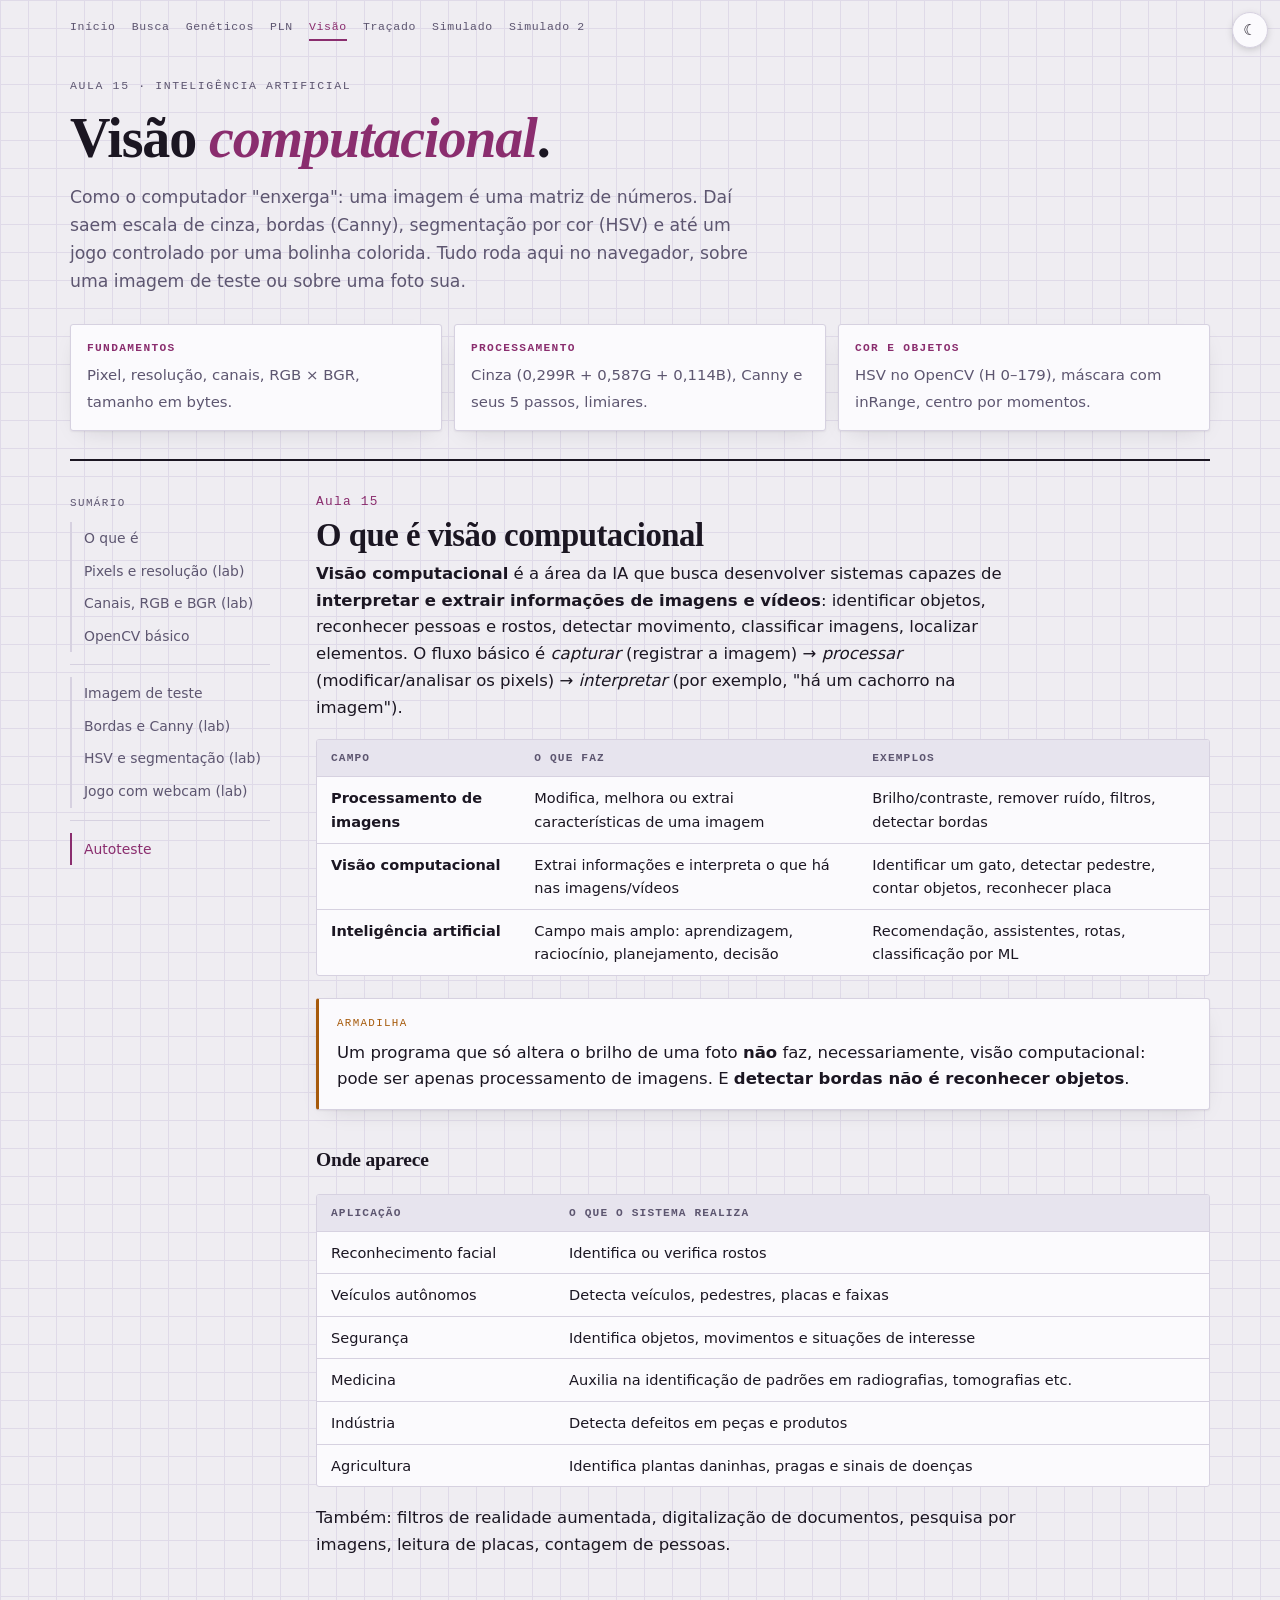
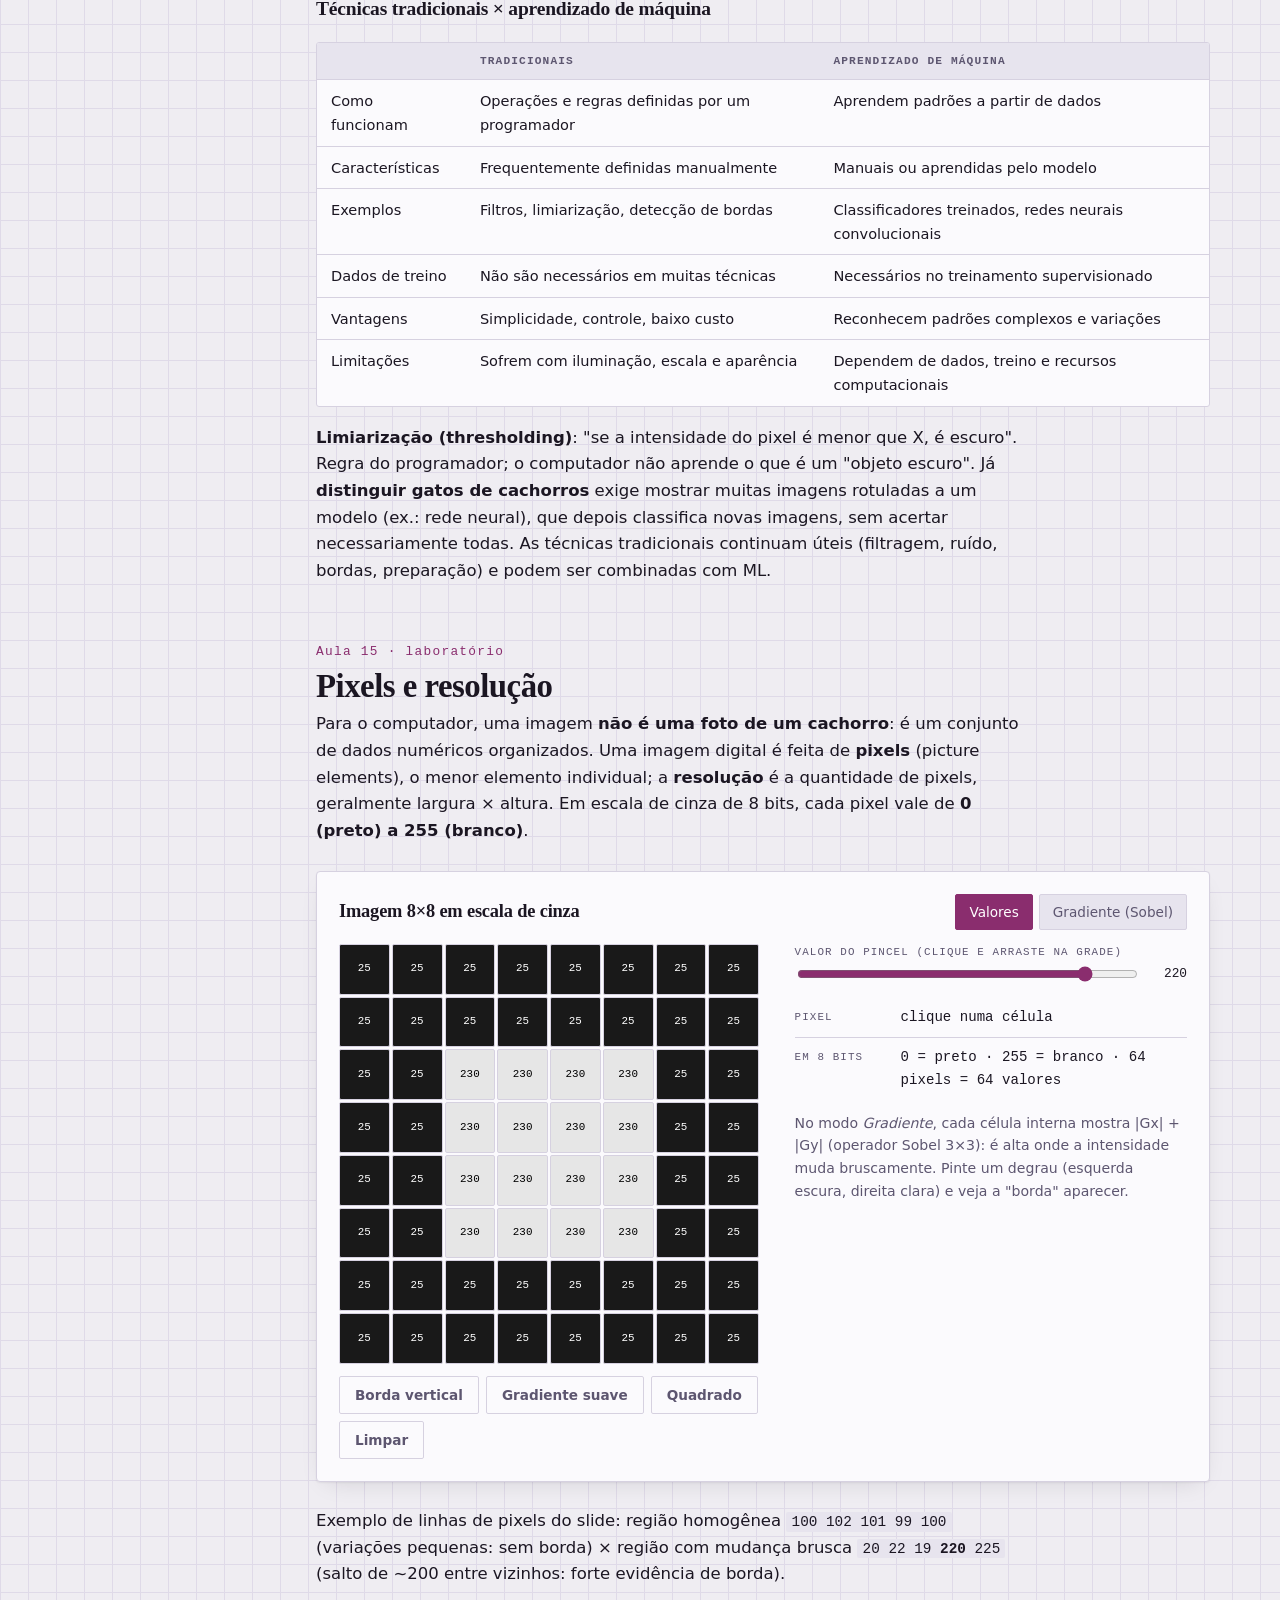
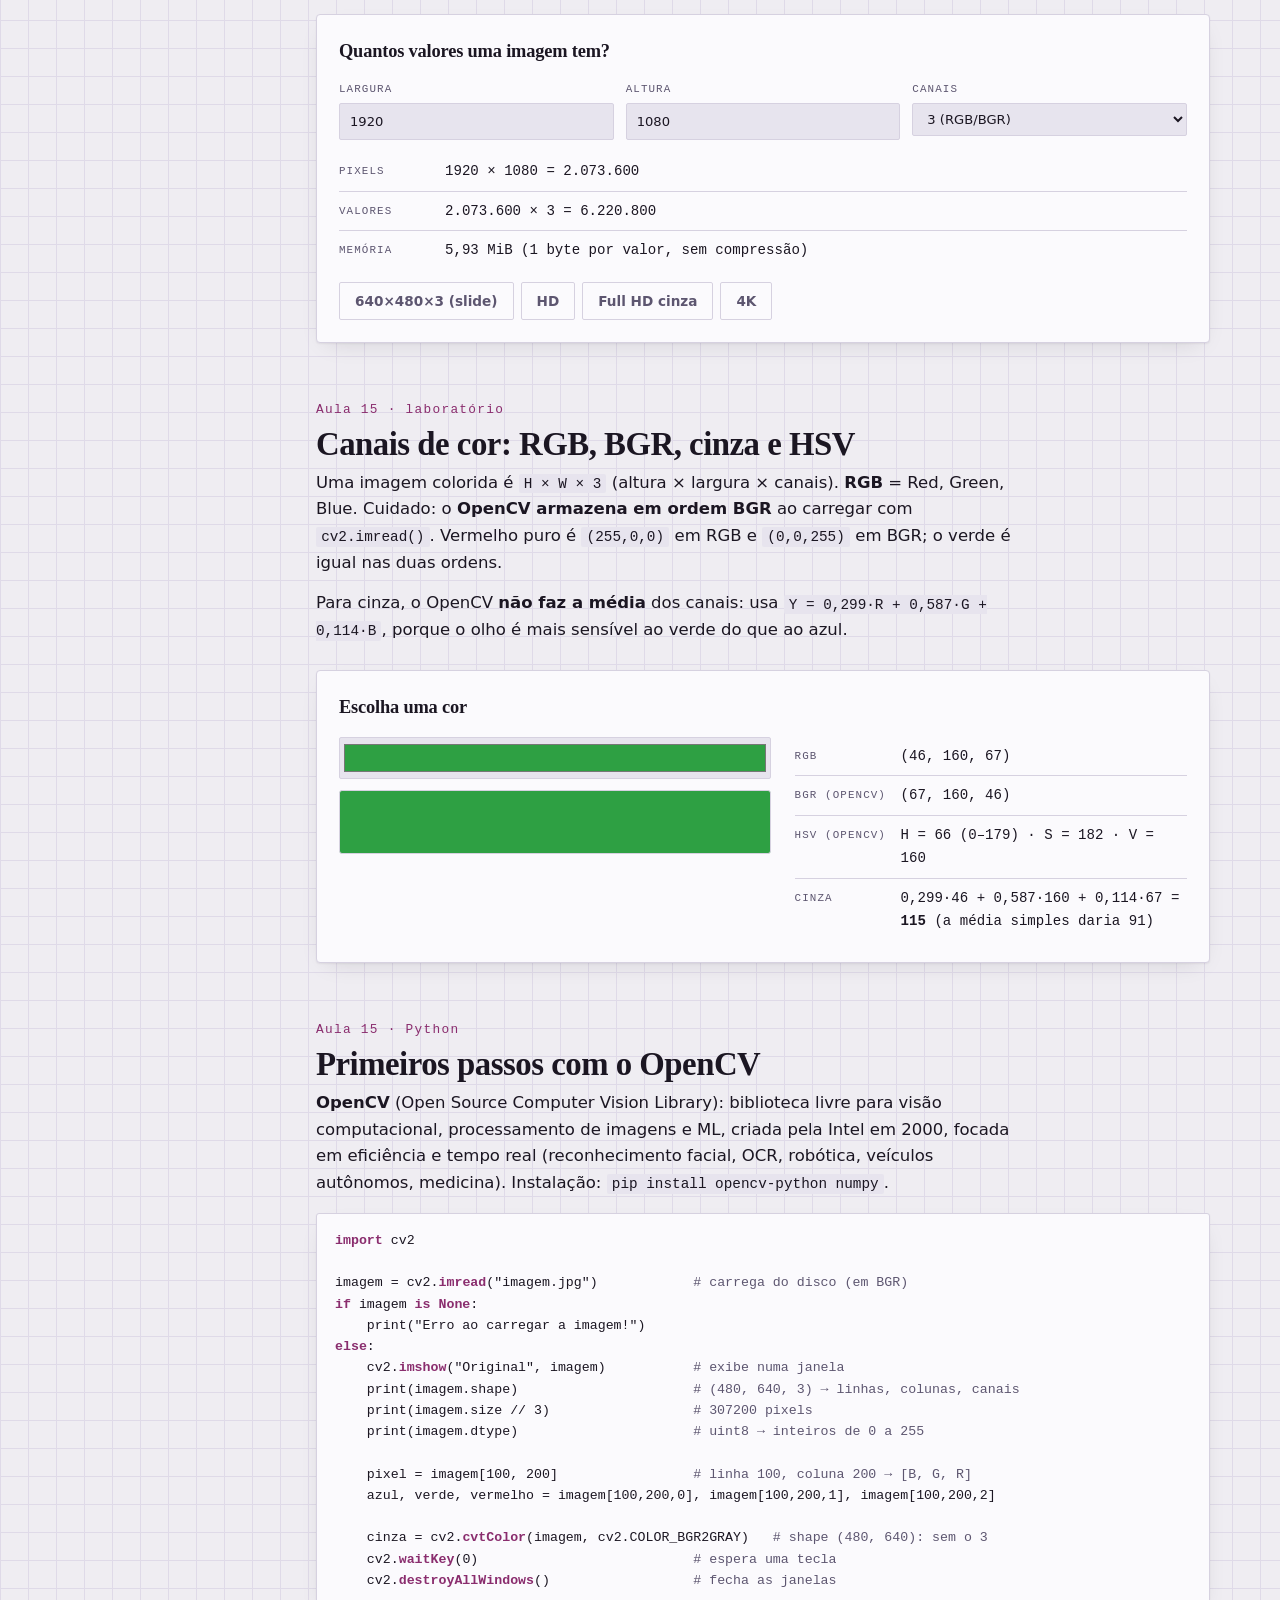
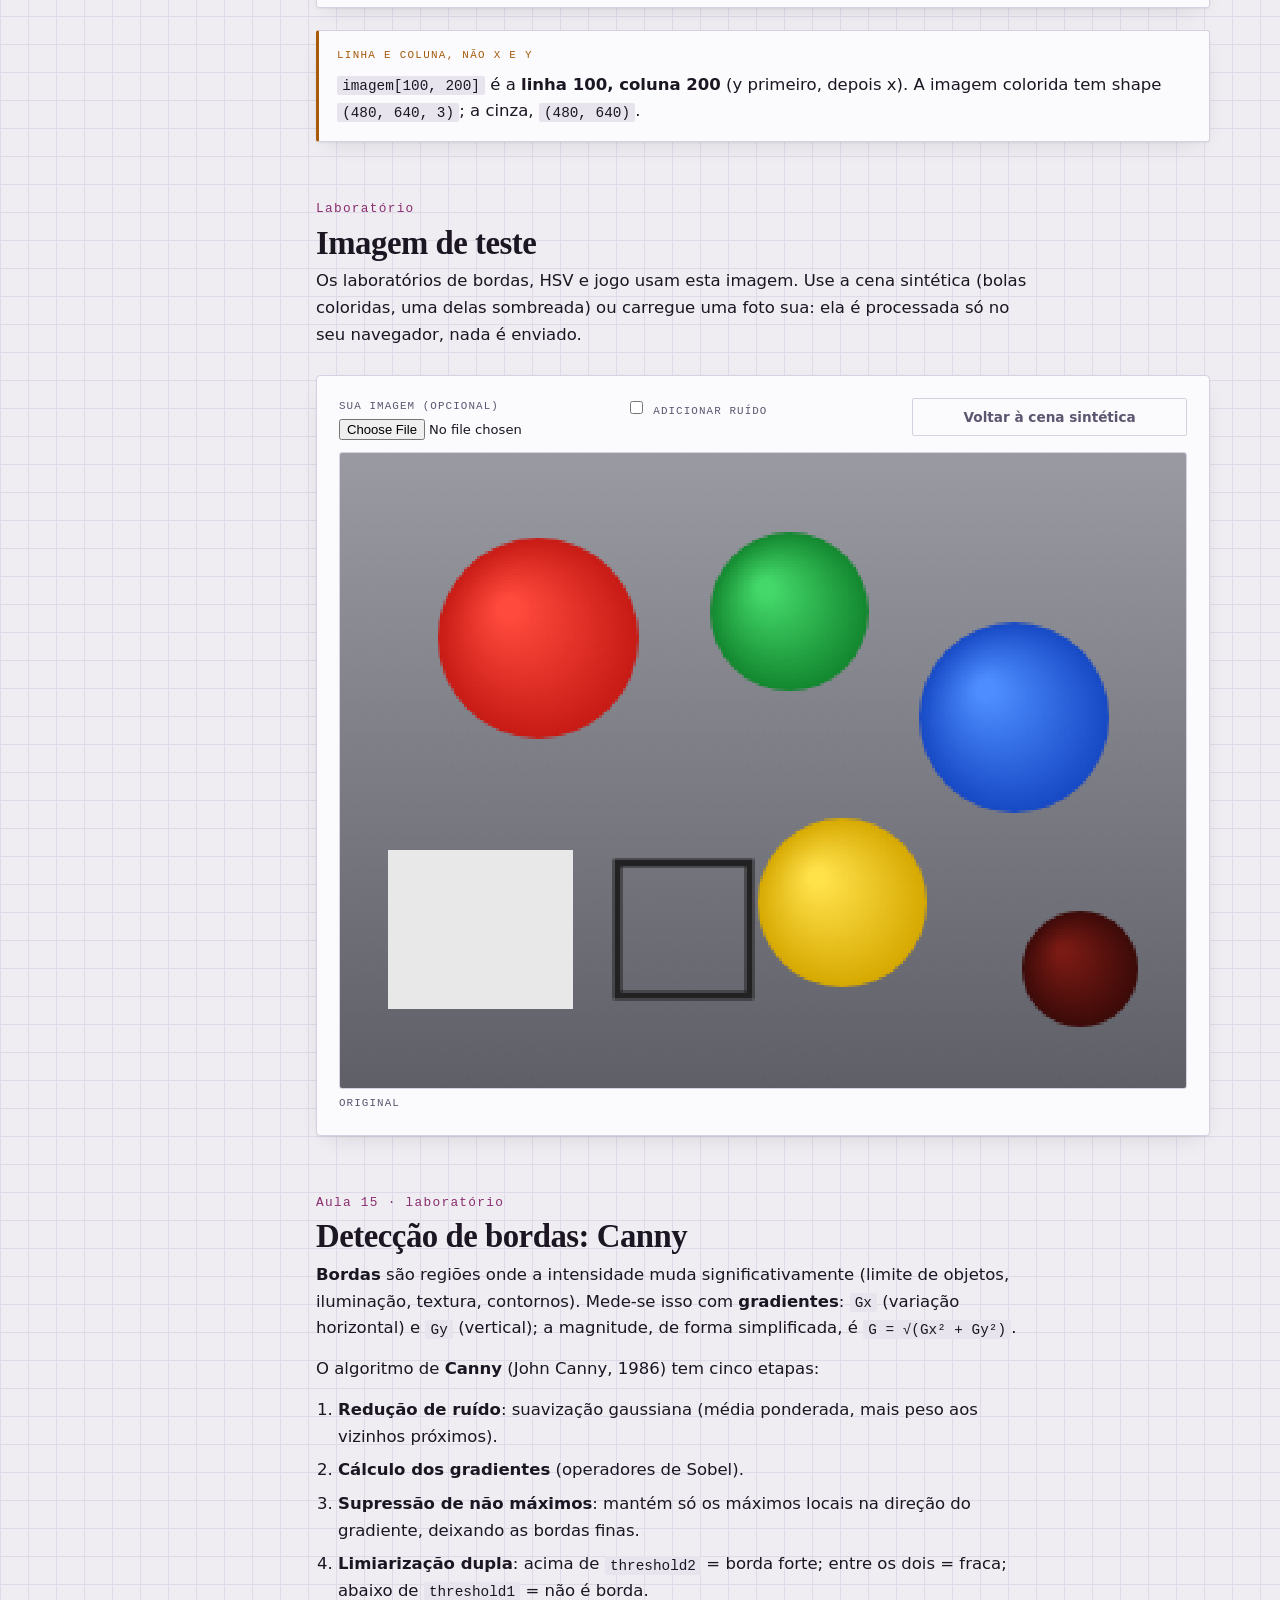
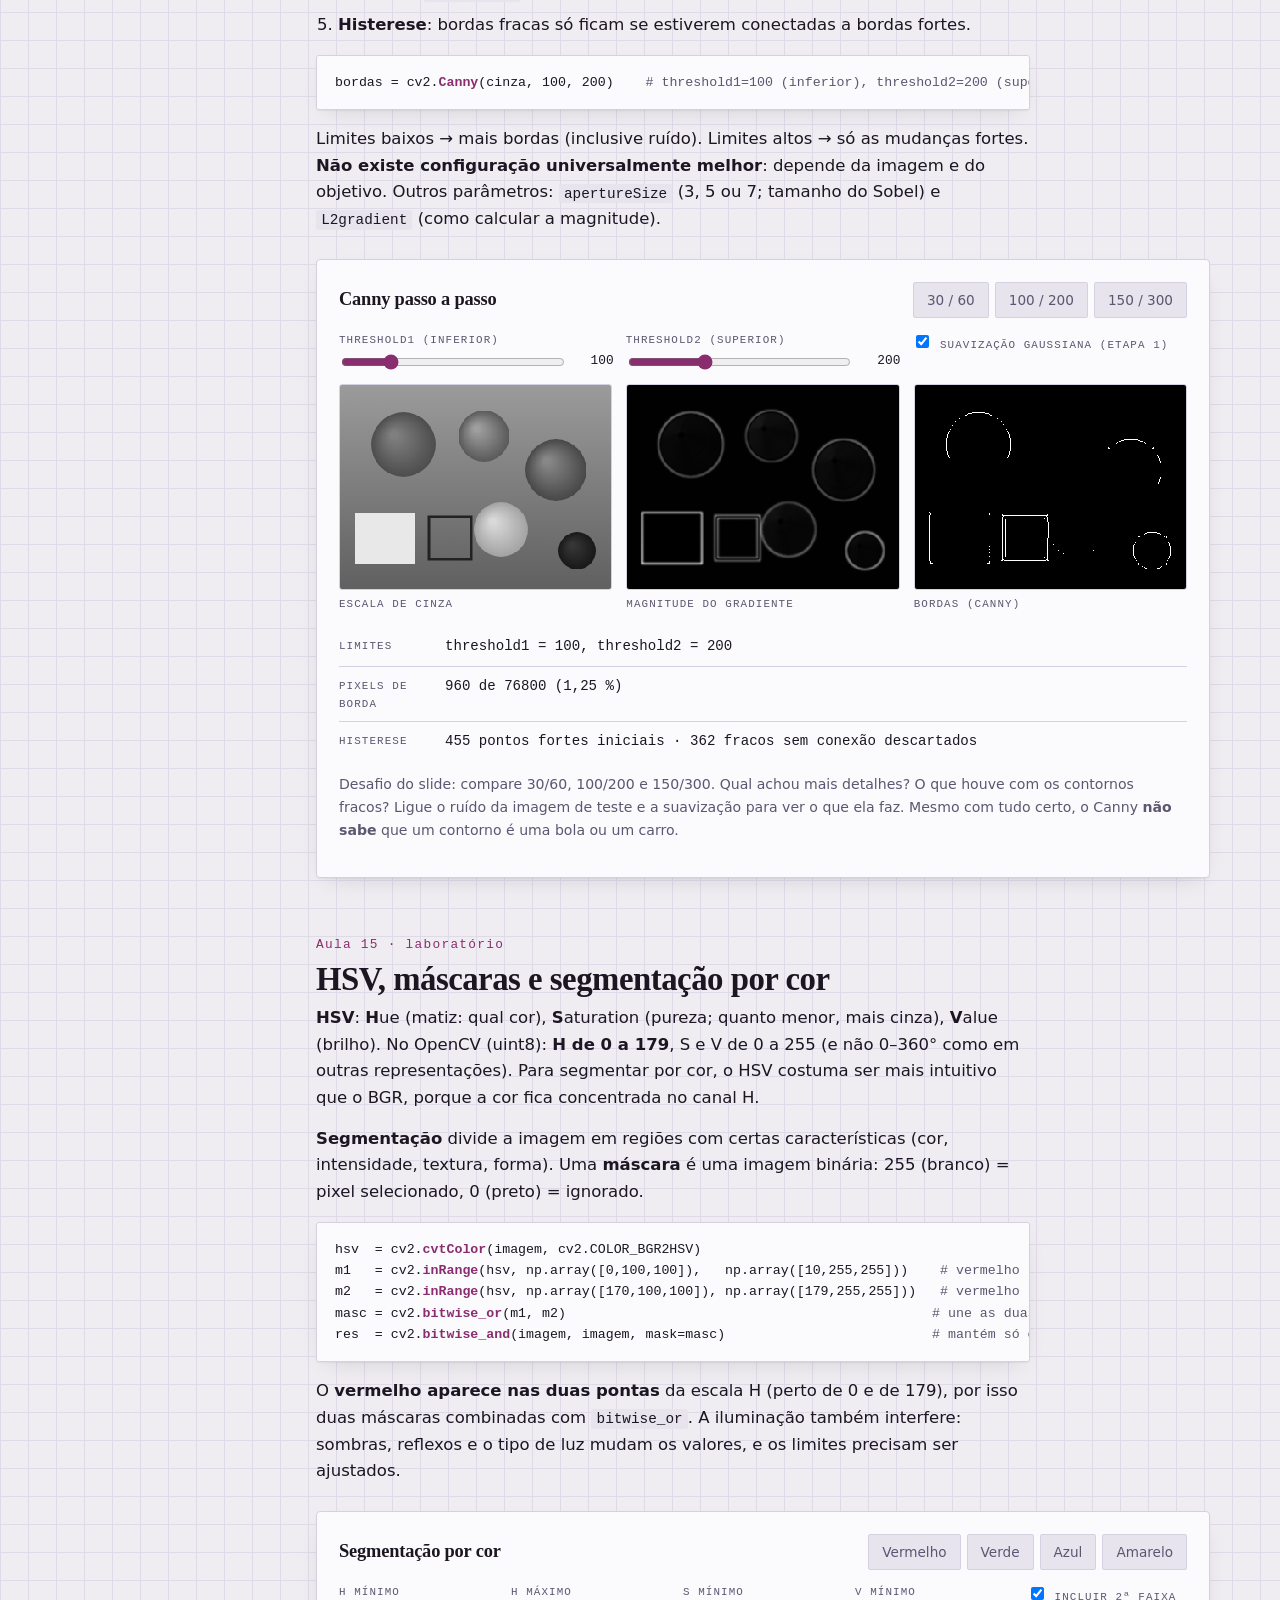
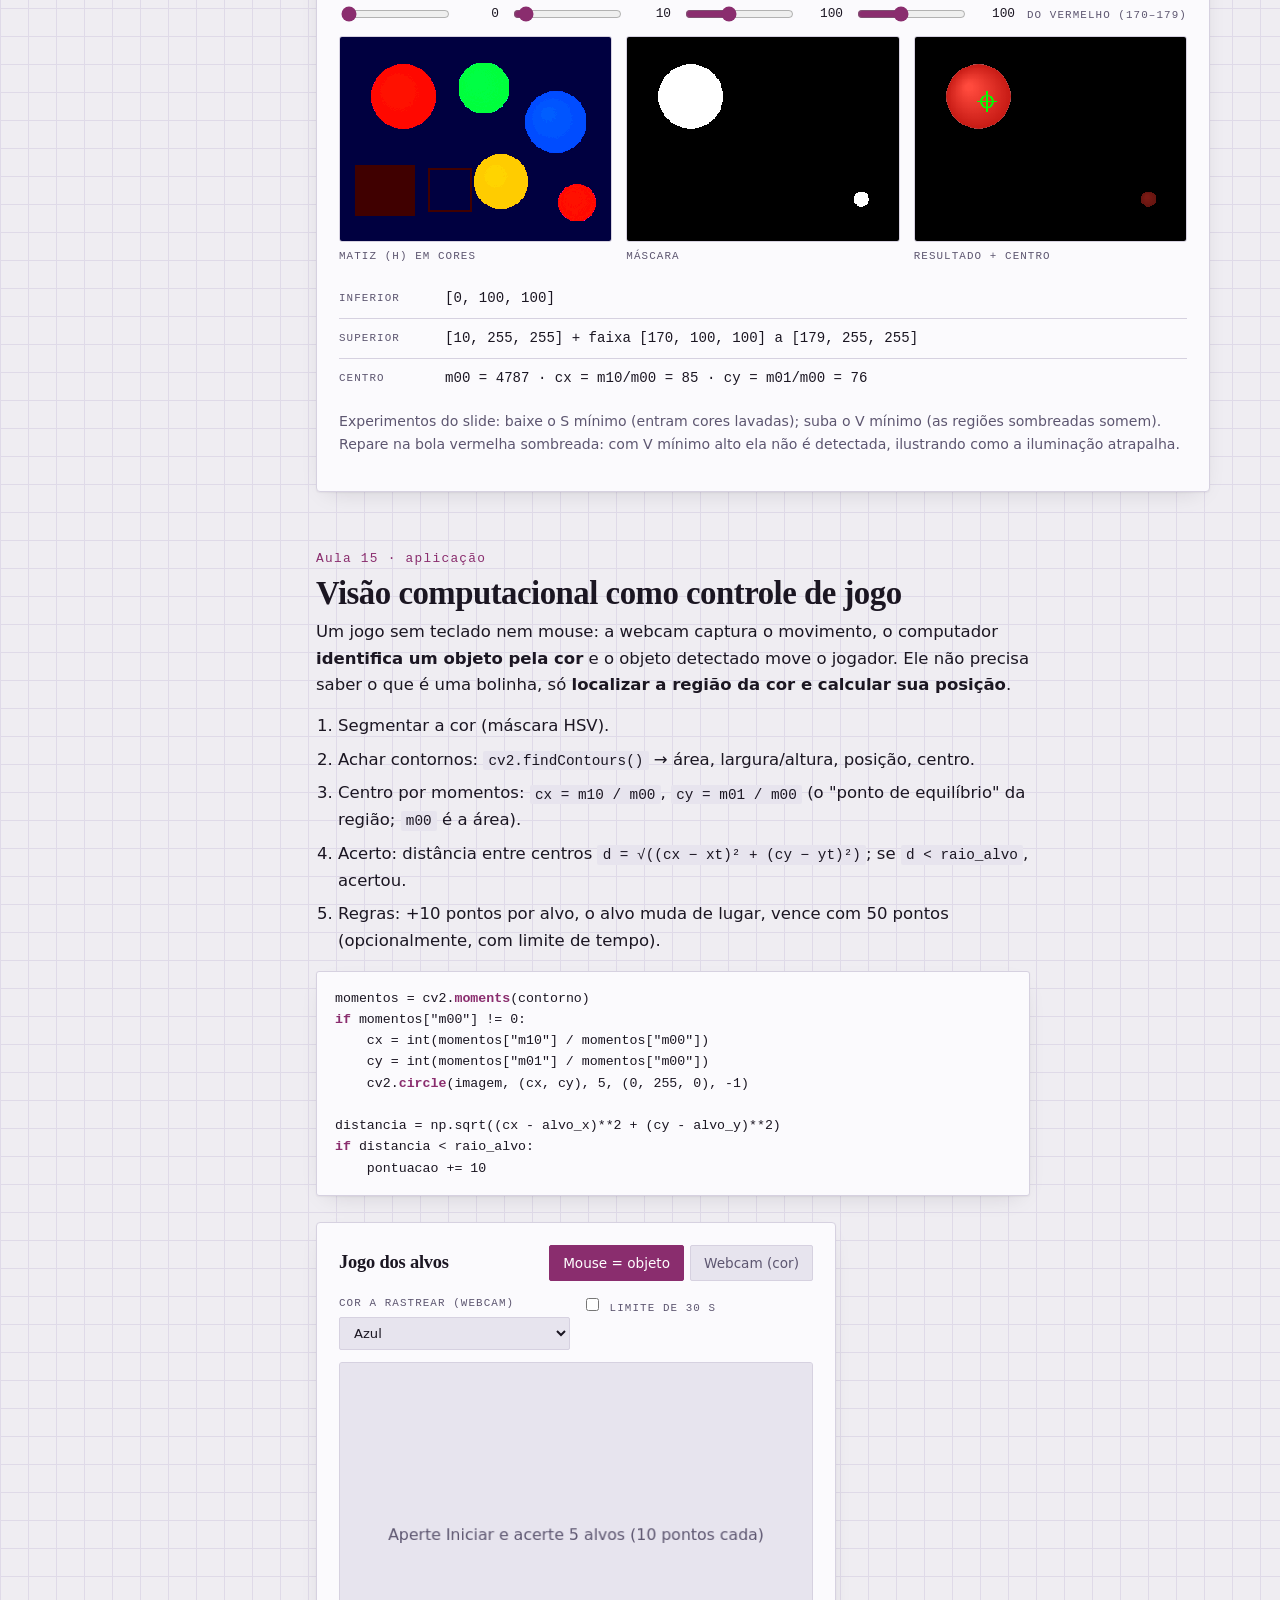
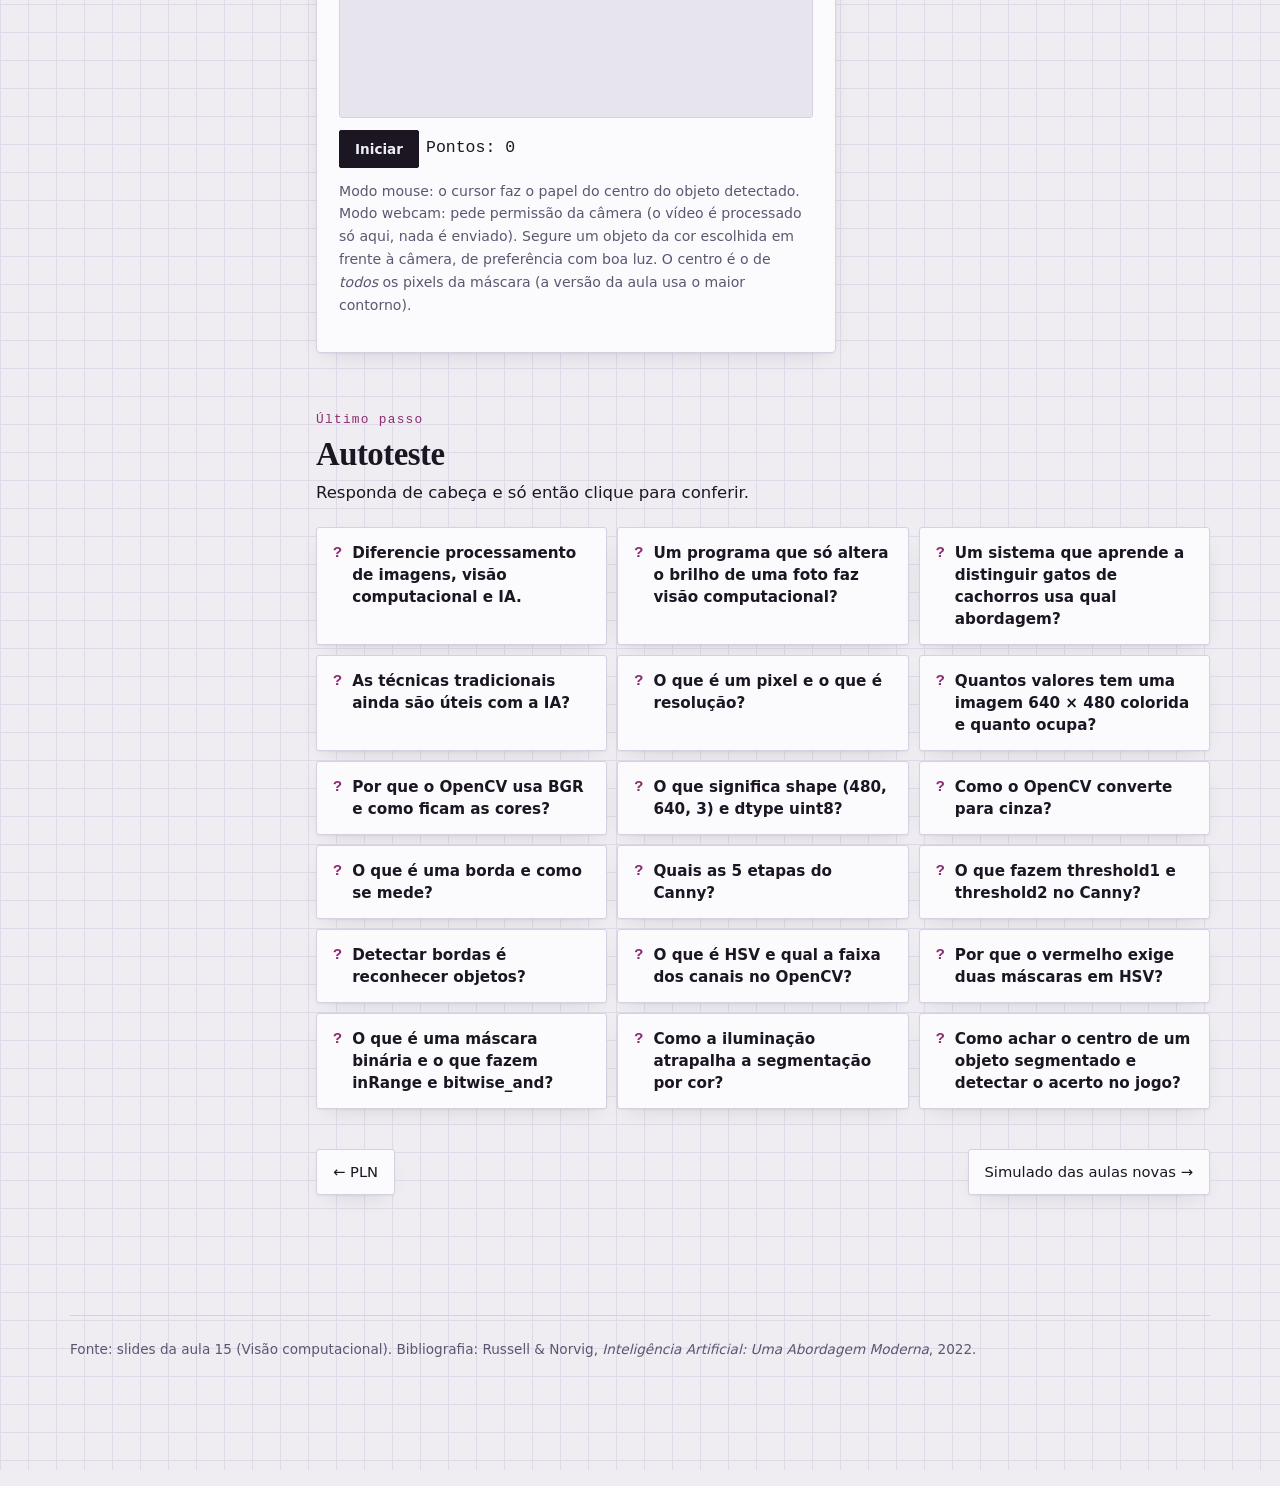
<file: visao.html>
<!doctype html>
<html lang="pt-BR">
<head>
  <meta charset="utf-8">
  <meta name="viewport" content="width=device-width, initial-scale=1">
  <meta name="color-scheme" content="light dark">
  <meta name="description" content="Visão computacional: pixels, RGB/BGR, escala de cinza, detecção de bordas (Canny), HSV, segmentação por cor e o jogo com webcam, com simuladores no navegador.">
  <title>Visão computacional — Inteligência Artificial</title>
  <link rel="icon" href="data:image/svg+xml,%3Csvg xmlns=%22http://www.w3.org/2000/svg%22 viewBox=%220 0 100 100%22%3E%3Ctext y=%22.9em%22 font-size=%2290%22%3E👁️%3C/text%3E%3C/svg%3E">
  <link rel="stylesheet" href="base.css">
  <style>
    .px{display:grid; grid-template-columns:repeat(8,1fr); gap:2px; max-width:420px; touch-action:none; user-select:none;}
    .px div{aspect-ratio:1; display:flex; align-items:center; justify-content:center; font-family:var(--mono); font-size:.68rem;
      border:1px solid var(--line); border-radius:2px; cursor:crosshair;}
    .swatch{width:100%; height:64px; border:1px solid var(--line); border-radius:3px;}
    .cvs{display:grid; grid-template-columns:repeat(auto-fit,minmax(220px,1fr)); gap:14px;}
    .cvs figure{margin:0;}
    .cvs figcaption{font-family:var(--mono); font-size:.68rem; letter-spacing:.1em; text-transform:uppercase; color:var(--ink-soft); margin-top:6px;}
    .game{max-width:520px;}
    input[type=color]{width:100%; height:42px; padding:2px; background:var(--surface-2); border:1px solid var(--line); border-radius:2px;}
  </style>
</head>
<body>
<div class="page">

<nav class="topnav" aria-label="Páginas">
  <a href="index.html">Início</a>
  <a href="guia.html">Busca</a>
  <a href="genetico.html">Genéticos</a>
  <a href="pln.html">PLN</a>
  <a href="visao.html" aria-current="page">Visão</a>
  <a href="tracado.html">Traçado</a>
  <a href="simulado.html">Simulado</a>
  <a href="simulado2.html">Simulado 2</a>
</nav>

<header class="masthead">
  <p class="eyebrow">Aula 15 · Inteligência Artificial</p>
  <h1>Visão <em>computacional</em>.</h1>
  <p class="lede">Como o computador "enxerga": uma imagem é uma matriz de números. Daí saem escala de cinza, bordas (Canny), segmentação por cor (HSV) e até um jogo controlado por uma bolinha colorida. Tudo roda aqui no navegador, sobre uma imagem de teste ou sobre uma foto sua.</p>
  <ul class="priority">
    <li><b>Fundamentos</b><span>Pixel, resolução, canais, RGB × BGR, tamanho em bytes.</span></li>
    <li><b>Processamento</b><span>Cinza (0,299R + 0,587G + 0,114B), Canny e seus 5 passos, limiares.</span></li>
    <li><b>Cor e objetos</b><span>HSV no OpenCV (H 0–179), máscara com inRange, centro por momentos.</span></li>
  </ul>
</header>

<div class="shell">
<nav class="rail" aria-label="Sumário">
  <p>Sumário</p>
  <a href="#oque">O que é</a>
  <a href="#pixels">Pixels e resolução (lab)</a>
  <a href="#cores">Canais, RGB e BGR (lab)</a>
  <a href="#opencv">OpenCV básico</a>
  <hr>
  <a href="#imagem">Imagem de teste</a>
  <a href="#canny">Bordas e Canny (lab)</a>
  <a href="#hsv">HSV e segmentação (lab)</a>
  <a href="#jogo">Jogo com webcam (lab)</a>
  <hr>
  <a href="#autoteste">Autoteste</a>
</nav>

<main>

<!-- ============ O QUE É ============ -->
<section id="oque">
  <h2><span class="num">Aula 15</span>O que é visão computacional</h2>
  <div class="prose">
    <p><strong>Visão computacional</strong> é a área da IA que busca desenvolver sistemas capazes de <strong>interpretar e extrair informações de imagens e vídeos</strong>: identificar objetos, reconhecer pessoas e rostos, detectar movimento, classificar imagens, localizar elementos. O fluxo básico é <em>capturar</em> (registrar a imagem) → <em>processar</em> (modificar/analisar os pixels) → <em>interpretar</em> (por exemplo, "há um cachorro na imagem").</p>
  </div>
  <div class="scroller"><table>
    <thead><tr><th>Campo</th><th>O que faz</th><th>Exemplos</th></tr></thead>
    <tbody>
      <tr><td><strong>Processamento de imagens</strong></td><td>Modifica, melhora ou extrai características de uma imagem</td><td>Brilho/contraste, remover ruído, filtros, detectar bordas</td></tr>
      <tr><td><strong>Visão computacional</strong></td><td>Extrai informações e interpreta o que há nas imagens/vídeos</td><td>Identificar um gato, detectar pedestre, contar objetos, reconhecer placa</td></tr>
      <tr><td><strong>Inteligência artificial</strong></td><td>Campo mais amplo: aprendizagem, raciocínio, planejamento, decisão</td><td>Recomendação, assistentes, rotas, classificação por ML</td></tr>
    </tbody>
  </table></div>
  <div class="callout warn">
    <span class="tag">Armadilha</span>
    <p>Um programa que só altera o brilho de uma foto <strong>não</strong> faz, necessariamente, visão computacional: pode ser apenas processamento de imagens. E <strong>detectar bordas não é reconhecer objetos</strong>.</p>
  </div>

  <h3>Onde aparece</h3>
  <div class="scroller"><table>
    <thead><tr><th>Aplicação</th><th>O que o sistema realiza</th></tr></thead>
    <tbody>
      <tr><td>Reconhecimento facial</td><td>Identifica ou verifica rostos</td></tr>
      <tr><td>Veículos autônomos</td><td>Detecta veículos, pedestres, placas e faixas</td></tr>
      <tr><td>Segurança</td><td>Identifica objetos, movimentos e situações de interesse</td></tr>
      <tr><td>Medicina</td><td>Auxilia na identificação de padrões em radiografias, tomografias etc.</td></tr>
      <tr><td>Indústria</td><td>Detecta defeitos em peças e produtos</td></tr>
      <tr><td>Agricultura</td><td>Identifica plantas daninhas, pragas e sinais de doenças</td></tr>
    </tbody>
  </table></div>
  <p class="prose">Também: filtros de realidade aumentada, digitalização de documentos, pesquisa por imagens, leitura de placas, contagem de pessoas.</p>

  <h3>Técnicas tradicionais × aprendizado de máquina</h3>
  <div class="scroller"><table>
    <thead><tr><th></th><th>Tradicionais</th><th>Aprendizado de máquina</th></tr></thead>
    <tbody>
      <tr><td>Como funcionam</td><td>Operações e regras definidas por um programador</td><td>Aprendem padrões a partir de dados</td></tr>
      <tr><td>Características</td><td>Frequentemente definidas manualmente</td><td>Manuais ou aprendidas pelo modelo</td></tr>
      <tr><td>Exemplos</td><td>Filtros, limiarização, detecção de bordas</td><td>Classificadores treinados, redes neurais convolucionais</td></tr>
      <tr><td>Dados de treino</td><td>Não são necessários em muitas técnicas</td><td>Necessários no treinamento supervisionado</td></tr>
      <tr><td>Vantagens</td><td>Simplicidade, controle, baixo custo</td><td>Reconhecem padrões complexos e variações</td></tr>
      <tr><td>Limitações</td><td>Sofrem com iluminação, escala e aparência</td><td>Dependem de dados, treino e recursos computacionais</td></tr>
    </tbody>
  </table></div>
  <div class="prose">
    <p><strong>Limiarização (thresholding)</strong>: "se a intensidade do pixel é menor que X, é escuro". Regra do programador; o computador não aprende o que é um "objeto escuro". Já <strong>distinguir gatos de cachorros</strong> exige mostrar muitas imagens rotuladas a um modelo (ex.: rede neural), que depois classifica novas imagens, sem acertar necessariamente todas. As técnicas tradicionais continuam úteis (filtragem, ruído, bordas, preparação) e podem ser combinadas com ML.</p>
  </div>
</section>

<!-- ============ PIXELS ============ -->
<section id="pixels">
  <h2><span class="num">Aula 15 · laboratório</span>Pixels e resolução</h2>
  <div class="prose">
    <p>Para o computador, uma imagem <strong>não é uma foto de um cachorro</strong>: é um conjunto de dados numéricos organizados. Uma imagem digital é feita de <strong>pixels</strong> (picture elements), o menor elemento individual; a <strong>resolução</strong> é a quantidade de pixels, geralmente largura × altura. Em escala de cinza de 8 bits, cada pixel vale de <strong>0 (preto) a 255 (branco)</strong>.</p>
  </div>

  <div class="lab" id="labpx">
    <div class="lab-head"><h3>Imagem 8×8 em escala de cinza</h3>
      <div class="segmented" role="group" aria-label="Exibir">
        <button class="seg" data-px="val" aria-pressed="true">Valores</button>
        <button class="seg" data-px="grad" aria-pressed="false">Gradiente (Sobel)</button>
      </div>
    </div>
    <div class="lab-body">
      <div>
        <div class="px" id="pxgrid" role="img" aria-label="Grade 8 por 8 de pixels em escala de cinza"></div>
        <div class="ctrls">
          <button class="ctrl ghost" data-pre="borda">Borda vertical</button>
          <button class="ctrl ghost" data-pre="grad">Gradiente suave</button>
          <button class="ctrl ghost" data-pre="quad">Quadrado</button>
          <button class="ctrl ghost" data-pre="zero">Limpar</button>
        </div>
      </div>
      <div>
        <div class="slider"><span class="lbl">Valor do pincel (clique e arraste na grade)</span><input id="pxbrush" type="range" min="0" max="255" value="220"><output></output></div>
        <div class="readout" style="margin-top:14px" id="pxinfo"></div>
        <p class="hint" style="margin-top:12px">No modo <em>Gradiente</em>, cada célula interna mostra |Gx| + |Gy| (operador Sobel 3×3): é alta onde a intensidade muda bruscamente. Pinte um degrau (esquerda escura, direita clara) e veja a "borda" aparecer.</p>
      </div>
    </div>
  </div>

  <div class="prose">
    <p>Exemplo de linhas de pixels do slide: região homogênea <code>100 102 101 99 100</code> (variações pequenas: sem borda) × região com mudança brusca <code>20 22 19 <b>220</b> 225</code> (salto de ~200 entre vizinhos: forte evidência de borda).</p>
  </div>

  <div class="lab">
    <div class="lab-head"><h3>Quantos valores uma imagem tem?</h3></div>
    <div class="fields">
      <div class="field"><label for="rw">Largura</label><input id="rw" type="number" min="1" value="1920"></div>
      <div class="field"><label for="rh">Altura</label><input id="rh" type="number" min="1" value="1080"></div>
      <div class="field"><label for="rc">Canais</label><select id="rc"><option value="1">1 (cinza)</option><option value="3" selected>3 (RGB/BGR)</option></select></div>
    </div>
    <div class="readout" id="resout"></div>
    <div class="ctrls"><button class="ctrl ghost" data-res="640,480,3">640×480×3 (slide)</button><button class="ctrl ghost" data-res="1280,720,3">HD</button><button class="ctrl ghost" data-res="1920,1080,1">Full HD cinza</button><button class="ctrl ghost" data-res="3840,2160,3">4K</button></div>
  </div>
</section>

<!-- ============ CORES ============ -->
<section id="cores">
  <h2><span class="num">Aula 15 · laboratório</span>Canais de cor: RGB, BGR, cinza e HSV</h2>
  <div class="prose">
    <p>Uma imagem colorida é <code>H × W × 3</code> (altura × largura × canais). <strong>RGB</strong> = Red, Green, Blue. Cuidado: o <strong>OpenCV armazena em ordem BGR</strong> ao carregar com <code>cv2.imread()</code>. Vermelho puro é <code>(255,0,0)</code> em RGB e <code>(0,0,255)</code> em BGR; o verde é igual nas duas ordens.</p>
    <p>Para cinza, o OpenCV <strong>não faz a média</strong> dos canais: usa <code>Y = 0,299·R + 0,587·G + 0,114·B</code>, porque o olho é mais sensível ao verde do que ao azul.</p>
  </div>
  <div class="lab" id="labcor">
    <div class="lab-head"><h3>Escolha uma cor</h3></div>
    <div class="lab-body">
      <div><input type="color" id="corin" value="#2ea043" aria-label="Cor"><div class="swatch" id="corsw" style="margin-top:10px"></div></div>
      <div class="readout" id="corout"></div>
    </div>
  </div>
</section>

<!-- ============ OPENCV ============ -->
<section id="opencv">
  <h2><span class="num">Aula 15 · Python</span>Primeiros passos com o OpenCV</h2>
  <div class="prose"><p><strong>OpenCV</strong> (Open Source Computer Vision Library): biblioteca livre para visão computacional, processamento de imagens e ML, criada pela Intel em 2000, focada em eficiência e tempo real (reconhecimento facial, OCR, robótica, veículos autônomos, medicina). Instalação: <code>pip install opencv-python numpy</code>.</p></div>
<pre><b>import</b> cv2

imagem = cv2.<b>imread</b>("imagem.jpg")            <i># carrega do disco (em BGR)</i>
<b>if</b> imagem <b>is None</b>:
    print("Erro ao carregar a imagem!")
<b>else</b>:
    cv2.<b>imshow</b>("Original", imagem)           <i># exibe numa janela</i>
    print(imagem.shape)                      <i># (480, 640, 3) → linhas, colunas, canais</i>
    print(imagem.size // 3)                  <i># 307200 pixels</i>
    print(imagem.dtype)                      <i># uint8 → inteiros de 0 a 255</i>

    pixel = imagem[100, 200]                 <i># linha 100, coluna 200 → [B, G, R]</i>
    azul, verde, vermelho = imagem[100,200,0], imagem[100,200,1], imagem[100,200,2]

    cinza = cv2.<b>cvtColor</b>(imagem, cv2.COLOR_BGR2GRAY)   <i># shape (480, 640): sem o 3</i>
    cv2.<b>waitKey</b>(0)                           <i># espera uma tecla</i>
    cv2.<b>destroyAllWindows</b>()                  <i># fecha as janelas</i></pre>
  <div class="callout warn">
    <span class="tag">Linha e coluna, não x e y</span>
    <p><code>imagem[100, 200]</code> é a <strong>linha 100, coluna 200</strong> (y primeiro, depois x). A imagem colorida tem shape <code>(480, 640, 3)</code>; a cinza, <code>(480, 640)</code>.</p>
  </div>
</section>

<!-- ============ IMAGEM DE TESTE ============ -->
<section id="imagem">
  <h2><span class="num">Laboratório</span>Imagem de teste</h2>
  <div class="prose"><p>Os laboratórios de bordas, HSV e jogo usam esta imagem. Use a cena sintética (bolas coloridas, uma delas sombreada) ou carregue uma foto sua: ela é processada só no seu navegador, nada é enviado.</p></div>
  <div class="lab">
    <div class="fields">
      <div class="field"><label for="imgfile">Sua imagem (opcional)</label><input type="file" id="imgfile" accept="image/*"></div>
      <div class="field"><label><input type="checkbox" id="imgnoise"> Adicionar ruído</label></div>
      <div class="field"><button class="ctrl ghost" id="imgsint" type="button">Voltar à cena sintética</button></div>
    </div>
    <div class="cvs"><figure><canvas class="cv" id="src" width="320" height="240" aria-label="Imagem de teste"></canvas><figcaption>Original</figcaption></figure></div>
  </div>
</section>

<!-- ============ CANNY ============ -->
<section id="canny">
  <h2><span class="num">Aula 15 · laboratório</span>Detecção de bordas: Canny</h2>
  <div class="prose">
    <p><strong>Bordas</strong> são regiões onde a intensidade muda significativamente (limite de objetos, iluminação, textura, contornos). Mede-se isso com <strong>gradientes</strong>: <code>Gx</code> (variação horizontal) e <code>Gy</code> (vertical); a magnitude, de forma simplificada, é <code>G = √(Gx² + Gy²)</code>.</p>
    <p>O algoritmo de <strong>Canny</strong> (John Canny, 1986) tem cinco etapas:</p>
    <ol>
      <li><strong>Redução de ruído</strong>: suavização gaussiana (média ponderada, mais peso aos vizinhos próximos).</li>
      <li><strong>Cálculo dos gradientes</strong> (operadores de Sobel).</li>
      <li><strong>Supressão de não máximos</strong>: mantém só os máximos locais na direção do gradiente, deixando as bordas finas.</li>
      <li><strong>Limiarização dupla</strong>: acima de <code>threshold2</code> = borda forte; entre os dois = fraca; abaixo de <code>threshold1</code> = não é borda.</li>
      <li><strong>Histerese</strong>: bordas fracas só ficam se estiverem conectadas a bordas fortes.</li>
    </ol>
<pre>bordas = cv2.<b>Canny</b>(cinza, 100, 200)    <i># threshold1=100 (inferior), threshold2=200 (superior)</i></pre>
    <p>Limites baixos → mais bordas (inclusive ruído). Limites altos → só as mudanças fortes. <strong>Não existe configuração universalmente melhor</strong>: depende da imagem e do objetivo. Outros parâmetros: <code>apertureSize</code> (3, 5 ou 7; tamanho do Sobel) e <code>L2gradient</code> (como calcular a magnitude).</p>
  </div>
  <div class="lab" id="labcanny">
    <div class="lab-head"><h3>Canny passo a passo</h3>
      <div class="segmented" role="group" aria-label="Presets">
        <button class="seg" data-cn="30,60">30 / 60</button>
        <button class="seg" data-cn="100,200">100 / 200</button>
        <button class="seg" data-cn="150,300">150 / 300</button>
      </div>
    </div>
    <div class="fields">
      <div class="slider"><span class="lbl">threshold1 (inferior)</span><input id="cn1" type="range" min="0" max="500" step="5" value="100"><output></output></div>
      <div class="slider"><span class="lbl">threshold2 (superior)</span><input id="cn2" type="range" min="0" max="600" step="5" value="200"><output></output></div>
      <div class="field"><label><input type="checkbox" id="cnblur" checked> Suavização gaussiana (etapa 1)</label></div>
    </div>
    <div class="cvs">
      <figure><canvas class="cv" id="cgray" width="320" height="240"></canvas><figcaption>Escala de cinza</figcaption></figure>
      <figure><canvas class="cv" id="cgrad" width="320" height="240"></canvas><figcaption>Magnitude do gradiente</figcaption></figure>
      <figure><canvas class="cv" id="cedge" width="320" height="240"></canvas><figcaption>Bordas (Canny)</figcaption></figure>
    </div>
    <div class="readout" style="margin-top:14px" id="cnout"></div>
    <p class="hint" style="margin-top:12px">Desafio do slide: compare 30/60, 100/200 e 150/300. Qual achou mais detalhes? O que houve com os contornos fracos? Ligue o ruído da imagem de teste e a suavização para ver o que ela faz. Mesmo com tudo certo, o Canny <strong>não sabe</strong> que um contorno é uma bola ou um carro.</p>
  </div>
</section>

<!-- ============ HSV ============ -->
<section id="hsv">
  <h2><span class="num">Aula 15 · laboratório</span>HSV, máscaras e segmentação por cor</h2>
  <div class="prose">
    <p><strong>HSV</strong>: <strong>H</strong>ue (matiz: qual cor), <strong>S</strong>aturation (pureza; quanto menor, mais cinza), <strong>V</strong>alue (brilho). No OpenCV (uint8): <strong>H de 0 a 179</strong>, S e V de 0 a 255 (e não 0–360° como em outras representações). Para segmentar por cor, o HSV costuma ser mais intuitivo que o BGR, porque a cor fica concentrada no canal H.</p>
    <p><strong>Segmentação</strong> divide a imagem em regiões com certas características (cor, intensidade, textura, forma). Uma <strong>máscara</strong> é uma imagem binária: 255 (branco) = pixel selecionado, 0 (preto) = ignorado.</p>
<pre>hsv  = cv2.<b>cvtColor</b>(imagem, cv2.COLOR_BGR2HSV)
m1   = cv2.<b>inRange</b>(hsv, np.array([0,100,100]),   np.array([10,255,255]))    <i># vermelho (início)</i>
m2   = cv2.<b>inRange</b>(hsv, np.array([170,100,100]), np.array([179,255,255]))   <i># vermelho (fim)</i>
masc = cv2.<b>bitwise_or</b>(m1, m2)                                              <i># une as duas faixas</i>
res  = cv2.<b>bitwise_and</b>(imagem, imagem, mask=masc)                          <i># mantém só o selecionado</i></pre>
    <p>O <strong>vermelho aparece nas duas pontas</strong> da escala H (perto de 0 e de 179), por isso duas máscaras combinadas com <code>bitwise_or</code>. A iluminação também interfere: sombras, reflexos e o tipo de luz mudam os valores, e os limites precisam ser ajustados.</p>
  </div>
  <div class="lab" id="labhsv">
    <div class="lab-head"><h3>Segmentação por cor</h3>
      <div class="segmented" role="group" aria-label="Cor">
        <button class="seg" data-hsv="red">Vermelho</button>
        <button class="seg" data-hsv="green">Verde</button>
        <button class="seg" data-hsv="blue">Azul</button>
        <button class="seg" data-hsv="yellow">Amarelo</button>
      </div>
    </div>
    <div class="fields">
      <div class="slider"><span class="lbl">H mínimo</span><input id="hmin" type="range" min="0" max="179" value="0"><output></output></div>
      <div class="slider"><span class="lbl">H máximo</span><input id="hmax" type="range" min="0" max="179" value="10"><output></output></div>
      <div class="slider"><span class="lbl">S mínimo</span><input id="smin" type="range" min="0" max="255" value="100"><output></output></div>
      <div class="slider"><span class="lbl">V mínimo</span><input id="vmin" type="range" min="0" max="255" value="100"><output></output></div>
      <div class="field"><label><input type="checkbox" id="hred" checked> Incluir 2ª faixa do vermelho (170–179)</label></div>
    </div>
    <div class="cvs">
      <figure><canvas class="cv" id="hhue" width="320" height="240"></canvas><figcaption>Matiz (H) em cores</figcaption></figure>
      <figure><canvas class="cv" id="hmask" width="320" height="240"></canvas><figcaption>Máscara</figcaption></figure>
      <figure><canvas class="cv" id="hres" width="320" height="240"></canvas><figcaption>Resultado + centro</figcaption></figure>
    </div>
    <div class="readout" style="margin-top:14px" id="hout"></div>
    <p class="hint" style="margin-top:12px">Experimentos do slide: baixe o S mínimo (entram cores lavadas); suba o V mínimo (as regiões sombreadas somem). Repare na bola vermelha sombreada: com V mínimo alto ela não é detectada, ilustrando como a iluminação atrapalha.</p>
  </div>
</section>

<!-- ============ JOGO ============ -->
<section id="jogo">
  <h2><span class="num">Aula 15 · aplicação</span>Visão computacional como controle de jogo</h2>
  <div class="prose">
    <p>Um jogo sem teclado nem mouse: a webcam captura o movimento, o computador <strong>identifica um objeto pela cor</strong> e o objeto detectado move o jogador. Ele não precisa saber o que é uma bolinha, só <strong>localizar a região da cor e calcular sua posição</strong>.</p>
    <ol>
      <li>Segmentar a cor (máscara HSV).</li>
      <li>Achar contornos: <code>cv2.findContours()</code> → área, largura/altura, posição, centro.</li>
      <li>Centro por momentos: <code>cx = m10 / m00</code>, <code>cy = m01 / m00</code> (o "ponto de equilíbrio" da região; <code>m00</code> é a área).</li>
      <li>Acerto: distância entre centros <code>d = √((cx − xt)² + (cy − yt)²)</code>; se <code>d &lt; raio_alvo</code>, acertou.</li>
      <li>Regras: +10 pontos por alvo, o alvo muda de lugar, vence com 50 pontos (opcionalmente, com limite de tempo).</li>
    </ol>
<pre>momentos = cv2.<b>moments</b>(contorno)
<b>if</b> momentos["m00"] != 0:
    cx = int(momentos["m10"] / momentos["m00"])
    cy = int(momentos["m01"] / momentos["m00"])
    cv2.<b>circle</b>(imagem, (cx, cy), 5, (0, 255, 0), -1)

distancia = np.sqrt((cx - alvo_x)**2 + (cy - alvo_y)**2)
<b>if</b> distancia &lt; raio_alvo:
    pontuacao += 10</pre>
  </div>

  <div class="lab game" id="labgame">
    <div class="lab-head"><h3>Jogo dos alvos</h3>
      <div class="segmented" role="group" aria-label="Controle">
        <button class="seg" data-ctl="mouse" aria-pressed="true">Mouse = objeto</button>
        <button class="seg" data-ctl="cam" aria-pressed="false">Webcam (cor)</button>
      </div>
    </div>
    <div class="fields">
      <div class="field"><label for="gcor">Cor a rastrear (webcam)</label><select id="gcor"><option value="red">Vermelho</option><option value="green">Verde</option><option value="blue" selected>Azul</option><option value="yellow">Amarelo</option></select></div>
      <div class="field"><label><input type="checkbox" id="gtempo"> Limite de 30 s</label></div>
    </div>
    <canvas class="cv smooth" id="gcv" width="480" height="360" aria-label="Área do jogo"></canvas>
    <div class="ctrls"><button class="ctrl" id="gstart">Iniciar</button><span class="mono" id="ginfo">Pontos: 0</span></div>
    <p class="hint" style="margin-top:12px">Modo mouse: o cursor faz o papel do centro do objeto detectado. Modo webcam: pede permissão da câmera (o vídeo é processado só aqui, nada é enviado). Segure um objeto da cor escolhida em frente à câmera, de preferência com boa luz. O centro é o de <em>todos</em> os pixels da máscara (a versão da aula usa o maior contorno).</p>
  </div>
</section>

<section id="autoteste">
  <h2><span class="num">Último passo</span>Autoteste</h2>
  <p class="prose">Responda de cabeça e só então clique para conferir.</p>
  <div class="cards" id="cards"></div>
  <div class="pager"><a href="pln.html">← PLN</a><a href="simulado2.html">Simulado das aulas novas →</a></div>
</section>

</main>
</div>

<footer>
  <p>Fonte: slides da aula 15 (Visão computacional). Bibliografia: Russell &amp; Norvig, <em>Inteligência Artificial: Uma Abordagem Moderna</em>, 2022.</p>
</footer>
</div>

<script src="comum.js"></script>
<script>
(function(){
  "use strict";
  ligarSliders();
  sumarioAtivo();
  var $ = function(id){ return document.getElementById(id); };
  var fmt = function(x, d){ return (Math.round(x * Math.pow(10, d)) / Math.pow(10, d)).toString().replace(".", ","); };
  var clamp = function(v, a, b){ return Math.max(a, Math.min(b, v)); };

  /* ============ grade 8x8 ============ */
  var G = [], modoPx = "val", pintando = false, selPx = null;
  for (var i = 0; i < 64; i++) G.push(0);
  var preset = {
    borda: function(r,c){ return c < 4 ? 20 : 220; },
    grad:  function(r,c){ return Math.round(c * 255 / 7); },
    quad:  function(r,c){ return (r >= 2 && r <= 5 && c >= 2 && c <= 5) ? 230 : 25; },
    zero:  function(){ return 0; }
  };
  function sobel(r, c){
    if (r < 1 || c < 1 || r > 6 || c > 6) return null;
    var p = function(rr, cc){ return G[rr*8 + cc]; };
    var gx = -p(r-1,c-1) + p(r-1,c+1) - 2*p(r,c-1) + 2*p(r,c+1) - p(r+1,c-1) + p(r+1,c+1);
    var gy = -p(r-1,c-1) - 2*p(r-1,c) - p(r-1,c+1) + p(r+1,c-1) + 2*p(r+1,c) + p(r+1,c+1);
    return { gx:gx, gy:gy, m:Math.abs(gx) + Math.abs(gy) };
  }
  function desenhaPx(){
    var h = "", host = $("pxgrid");
    if (!host.children.length){
      for (var k = 0; k < 64; k++){ var d = document.createElement("div"); d.setAttribute("data-i", k); host.appendChild(d); }
    }
    for (var r = 0; r < 8; r++) for (var c = 0; c < 8; c++){
      var el = host.children[r*8 + c], v = G[r*8 + c], txt, bg;
      if (modoPx === "grad"){
        var s = sobel(r, c);
        txt = s ? s.m : "·";
        var t = s ? clamp(s.m / 1020, 0, 1) : 0;
        var gv = Math.round(255 * t); bg = "rgb(" + gv + "," + gv + "," + gv + ")"; el.style.color = gv > 140 ? "#000" : "#fff";
      } else { txt = v; bg = "rgb(" + v + "," + v + "," + v + ")"; el.style.color = v > 140 ? "#000" : "#fff"; }
      el.style.background = bg; el.textContent = txt;
      el.style.outline = (selPx === r*8 + c) ? "2px solid var(--accent)" : "none";
    }
    var info = '<div class="row"><span class="k">Pixel</span><span class="mono">' + (selPx == null ? "clique numa célula" : "linha " + Math.floor(selPx/8) + ", coluna " + (selPx%8) + " → " + G[selPx]) + '</span></div>';
    if (selPx != null){
      var s2 = sobel(Math.floor(selPx/8), selPx%8);
      info += '<div class="row"><span class="k">Sobel</span><span class="mono">' + (s2 ? "Gx = " + s2.gx + ", Gy = " + s2.gy + ", |Gx|+|Gy| = " + s2.m : "borda da grade (sem vizinhos)") + '</span></div>';
    }
    info += '<div class="row"><span class="k">Em 8 bits</span><span class="mono">0 = preto · 255 = branco · 64 pixels = 64 valores</span></div>';
    $("pxinfo").innerHTML = info;
  }
  function pinta(e){
    var el = document.elementFromPoint(e.clientX, e.clientY);
    if (!el || el.parentNode !== $("pxgrid")) return;
    var idx = parseInt(el.getAttribute("data-i"), 10);
    G[idx] = parseInt($("pxbrush").value, 10); selPx = idx; desenhaPx();
  }
  $("pxgrid").addEventListener("pointerdown", function(e){ pintando = true; pinta(e); });
  window.addEventListener("pointerup", function(){ pintando = false; });
  $("pxgrid").addEventListener("pointermove", function(e){ if (pintando) pinta(e); });
  document.querySelectorAll("[data-pre]").forEach(function(b){
    b.onclick = function(){ var f = preset[b.getAttribute("data-pre")]; for (var r = 0; r < 8; r++) for (var c = 0; c < 8; c++) G[r*8+c] = f(r, c); desenhaPx(); };
  });
  document.querySelectorAll("[data-px]").forEach(function(b){
    b.onclick = function(){ modoPx = b.getAttribute("data-px");
      document.querySelectorAll("[data-px]").forEach(function(o){ o.setAttribute("aria-pressed", o === b ? "true" : "false"); }); desenhaPx(); };
  });
  preset.quad && (function(){ for (var r = 0; r < 8; r++) for (var c = 0; c < 8; c++) G[r*8+c] = preset.quad(r, c); })();
  desenhaPx();

  /* resolução */
  function res(){
    var w = parseInt($("rw").value, 10) || 0, h = parseInt($("rh").value, 10) || 0, c = parseInt($("rc").value, 10);
    var px = w*h, val = px*c, kib = val/1024;
    $("resout").innerHTML =
      '<div class="row"><span class="k">Pixels</span><span class="mono">' + w + ' × ' + h + ' = ' + px.toLocaleString("pt-BR") + '</span></div>' +
      '<div class="row"><span class="k">Valores</span><span class="mono">' + px.toLocaleString("pt-BR") + ' × ' + c + ' = ' + val.toLocaleString("pt-BR") + '</span></div>' +
      '<div class="row"><span class="k">Memória</span><span class="mono">' + (kib < 1024 ? fmt(kib, 1) + ' KiB' : fmt(kib/1024, 2) + ' MiB') + ' (1 byte por valor, sem compressão)</span></div>';
  }
  ["rw","rh","rc"].forEach(function(id){ $(id).addEventListener("input", res); });
  document.querySelectorAll("[data-res]").forEach(function(b){ b.onclick = function(){ var p = b.getAttribute("data-res").split(","); $("rw").value = p[0]; $("rh").value = p[1]; $("rc").value = p[2]; res(); }; });
  res();

  /* ============ cores ============ */
  function rgb2hsv(r, g, b){
    var mx = Math.max(r,g,b), mn = Math.min(r,g,b), d = mx - mn, h = 0;
    if (d){
      if (mx === r) h = 60 * (((g - b) / d) % 6);
      else if (mx === g) h = 60 * ((b - r) / d + 2);
      else h = 60 * ((r - g) / d + 4);
      if (h < 0) h += 360;
    }
    return [Math.round(h / 2) % 180, mx ? Math.round(d / mx * 255) : 0, mx];
  }
  function cor(){
    var hx = $("corin").value, r = parseInt(hx.substr(1,2),16), g = parseInt(hx.substr(3,2),16), b = parseInt(hx.substr(5,2),16);
    var hsv = rgb2hsv(r, g, b), y = 0.299*r + 0.587*g + 0.114*b, media = (r+g+b)/3;
    $("corsw").style.background = hx;
    $("corout").innerHTML =
      '<div class="row"><span class="k">RGB</span><span class="mono">(' + r + ', ' + g + ', ' + b + ')</span></div>' +
      '<div class="row"><span class="k">BGR (OpenCV)</span><span class="mono">(' + b + ', ' + g + ', ' + r + ')</span></div>' +
      '<div class="row"><span class="k">HSV (OpenCV)</span><span class="mono">H = ' + hsv[0] + ' (0–179) · S = ' + hsv[1] + ' · V = ' + hsv[2] + '</span></div>' +
      '<div class="row"><span class="k">Cinza</span><span class="mono">0,299·' + r + ' + 0,587·' + g + ' + 0,114·' + b + ' = <b>' + Math.round(y) + '</b> (a média simples daria ' + Math.round(media) + ')</span></div>';
  }
  $("corin").addEventListener("input", cor); cor();

  /* ============ imagem de teste ============ */
  var W = 320, H = 240, src = $("src"), sx = src.getContext("2d", { willReadFrequently:true });
  var usaUpload = false, imgUp = null;
  function sintetica(){
    var g = sx.createLinearGradient(0, 0, 0, H);
    g.addColorStop(0, "#9a9aa2"); g.addColorStop(1, "#5f5f68");
    sx.fillStyle = g; sx.fillRect(0, 0, W, H);
    sx.fillStyle = "#e8e8e8"; sx.fillRect(18, 150, 70, 60);               /* retângulo claro */
    function bola(x, y, r, cor, escuro){
      var rg = sx.createRadialGradient(x - r*0.3, y - r*0.3, r*0.1, x, y, r);
      rg.addColorStop(0, cor[0]); rg.addColorStop(1, cor[1]);
      sx.fillStyle = rg; sx.beginPath(); sx.arc(x, y, r, 0, 7); sx.fill();
    }
    bola(75, 70, 38, ["#ff4a3d", "#c61a14"]);                              /* vermelha */
    bola(170, 60, 30, ["#44d86a", "#12862e"]);                             /* verde */
    bola(255, 100, 36, ["#4d8dff", "#1648c4"]);                            /* azul */
    bola(190, 170, 32, ["#ffe14a", "#d6a800"]);                            /* amarela */
    bola(280, 195, 22, ["#7a1a14", "#3a0a08"]);                            /* vermelha na sombra */
    sx.strokeStyle = "#222"; sx.lineWidth = 3; sx.strokeRect(105, 155, 50, 50);
  }
  function ruido(){
    var d = sx.getImageData(0, 0, W, H), p = d.data;
    for (var i = 0; i < p.length; i += 4){ var n = (Math.random() - 0.5) * 70; p[i] = clamp(p[i] + n, 0, 255); p[i+1] = clamp(p[i+1] + n, 0, 255); p[i+2] = clamp(p[i+2] + n, 0, 255); }
    sx.putImageData(d, 0, 0);
  }
  function carregaFonte(){
    sx.clearRect(0, 0, W, H);
    if (usaUpload && imgUp){
      var esc = Math.min(W / imgUp.width, H / imgUp.height), w = imgUp.width * esc, h = imgUp.height * esc;
      sx.fillStyle = "#000"; sx.fillRect(0, 0, W, H);
      sx.drawImage(imgUp, (W - w)/2, (H - h)/2, w, h);
    } else sintetica();
    if ($("imgnoise").checked) ruido();
    processa();
  }
  $("imgfile").addEventListener("change", function(){
    var f = this.files && this.files[0]; if (!f) return;
    var url = URL.createObjectURL(f), im = new Image();
    im.onload = function(){ imgUp = im; usaUpload = true; carregaFonte(); URL.revokeObjectURL(url); };
    im.src = url;
  });
  $("imgnoise").addEventListener("change", carregaFonte);
  $("imgsint").onclick = function(){ usaUpload = false; $("imgfile").value = ""; carregaFonte(); };

  /* ============ Canny ============ */
  function paraCinza(d){
    var p = d.data, g = new Float32Array(W*H);
    for (var i = 0, k = 0; i < p.length; i += 4, k++) g[k] = Math.round(0.299*p[i] + 0.587*p[i+1] + 0.114*p[i+2]);
    return g;
  }
  function gauss(g){
    var k = [1,4,6,4,1], tmp = new Float32Array(W*H), out = new Float32Array(W*H), x, y, j;
    for (y = 0; y < H; y++) for (x = 0; x < W; x++){ var s = 0; for (j = -2; j <= 2; j++) s += k[j+2] * g[y*W + clamp(x+j, 0, W-1)]; tmp[y*W+x] = s / 16; }
    for (y = 0; y < H; y++) for (x = 0; x < W; x++){ var s2 = 0; for (j = -2; j <= 2; j++) s2 += k[j+2] * tmp[clamp(y+j, 0, H-1)*W + x]; out[y*W+x] = s2 / 16; }
    return out;
  }
  function cannyCompleto(gray, t1, t2, suave){
    var g = suave ? gauss(gray) : gray, mag = new Float32Array(W*H), dir = new Uint8Array(W*H), x, y;
    for (y = 1; y < H-1; y++) for (x = 1; x < W-1; x++){
      var i = y*W + x;
      var gx = -g[i-W-1] + g[i-W+1] - 2*g[i-1] + 2*g[i+1] - g[i+W-1] + g[i+W+1];
      var gy = -g[i-W-1] - 2*g[i-W] - g[i-W+1] + g[i+W-1] + 2*g[i+W] + g[i+W+1];
      mag[i] = Math.abs(gx) + Math.abs(gy);                      /* L1, padrão do OpenCV (L2gradient=False) */
      var ang = Math.atan2(gy, gx) * 180 / Math.PI; if (ang < 0) ang += 180;
      dir[i] = (ang < 22.5 || ang >= 157.5) ? 0 : (ang < 67.5 ? 1 : (ang < 112.5 ? 2 : 3));
    }
    var nms = new Float32Array(W*H);
    for (y = 1; y < H-1; y++) for (x = 1; x < W-1; x++){
      var i2 = y*W + x, m = mag[i2], a, b;
      switch (dir[i2]){ case 0: a = mag[i2-1]; b = mag[i2+1]; break; case 1: a = mag[i2-W+1]; b = mag[i2+W-1]; break; case 2: a = mag[i2-W]; b = mag[i2+W]; break; default: a = mag[i2-W-1]; b = mag[i2+W+1]; }
      nms[i2] = (m >= a && m >= b) ? m : 0;
    }
    var estado = new Uint8Array(W*H), pilha = [];                  /* 2 = forte, 1 = fraca */
    for (var q = 0; q < W*H; q++){ if (nms[q] >= t2){ estado[q] = 2; pilha.push(q); } else if (nms[q] >= t1 && nms[q] > 0) estado[q] = 1; }
    var fortes = pilha.length;
    while (pilha.length){
      var c = pilha.pop(), cx0 = c % W, cy0 = (c / W) | 0;
      for (var dy = -1; dy <= 1; dy++) for (var dx = -1; dx <= 1; dx++){
        var nx = cx0 + dx, ny = cy0 + dy; if (nx < 0 || ny < 0 || nx >= W || ny >= H) continue;
        var ni = ny*W + nx; if (estado[ni] === 1){ estado[ni] = 2; pilha.push(ni); }
      }
    }
    var total = 0, fracasDescartadas = 0;
    for (var z = 0; z < W*H; z++){ if (estado[z] === 2) total++; else if (estado[z] === 1) fracasDescartadas++; }
    return { mag:mag, edge:estado, total:total, fortes:fortes, descartadas:fracasDescartadas };
  }
  function pintaGray(canvasId, arr, escala){
    var cv = $(canvasId), cx = cv.getContext("2d"), im = cx.createImageData(W, H);
    for (var i = 0, k = 0; i < arr.length; i++, k += 4){ var v = clamp(arr[i] * escala, 0, 255); im.data[k] = im.data[k+1] = im.data[k+2] = v; im.data[k+3] = 255; }
    cx.putImageData(im, 0, 0);
  }
  function canny(){
    var d = sx.getImageData(0, 0, W, H), gray = paraCinza(d);
    var t1 = parseFloat($("cn1").value), t2 = parseFloat($("cn2").value);
    if (t1 > t2){ var t = t1; t1 = t2; t2 = t; }
    var r = cannyCompleto(gray, t1, t2, $("cnblur").checked);
    pintaGray("cgray", gray, 1);
    pintaGray("cgrad", r.mag, 255 / 600);
    var e = new Float32Array(W*H); for (var i = 0; i < e.length; i++) e[i] = r.edge[i] === 2 ? 255 : 0;
    pintaGray("cedge", e, 1);
    $("cnout").innerHTML =
      '<div class="row"><span class="k">Limites</span><span class="mono">threshold1 = ' + t1 + ', threshold2 = ' + t2 + (parseFloat($("cn1").value) > parseFloat($("cn2").value) ? ' (trocados: o menor é sempre o inferior)' : '') + '</span></div>' +
      '<div class="row"><span class="k">Pixels de borda</span><span class="mono">' + r.total + ' de ' + (W*H) + ' (' + fmt(r.total / (W*H) * 100, 2) + ' %)</span></div>' +
      '<div class="row"><span class="k">Histerese</span><span class="mono">' + r.fortes + ' pontos fortes iniciais · ' + r.descartadas + ' fracos sem conexão descartados</span></div>';
  }
  ["cn1","cn2"].forEach(function(id){ $(id).addEventListener("input", canny); });
  $("cnblur").addEventListener("change", canny);
  document.querySelectorAll("[data-cn]").forEach(function(b){ b.onclick = function(){ var p = b.getAttribute("data-cn").split(","); $("cn1").value = p[0]; $("cn2").value = p[1]; $("cn1").dispatchEvent(new Event("input")); $("cn2").dispatchEvent(new Event("input")); canny(); }; });

  /* ============ HSV ============ */
  var PRE = { red:[0,10,100,100,true], green:[35,85,100,100,false], blue:[100,130,100,100,false], yellow:[20,34,100,100,false] };
  function faixa(){
    return { hmin:parseInt($("hmin").value,10), hmax:parseInt($("hmax").value,10), smin:parseInt($("smin").value,10), vmin:parseInt($("vmin").value,10), r2:$("hred").checked };
  }
  function dentro(h, s, v, f){
    if (s < f.smin || v < f.vmin) return false;
    if (h >= f.hmin && h <= f.hmax) return true;
    return f.r2 && h >= 170 && h <= 179;
  }
  function segmenta(){
    var d = sx.getImageData(0, 0, W, H), p = d.data, f = faixa();
    var hc = $("hhue").getContext("2d"), mc = $("hmask").getContext("2d"), rc = $("hres").getContext("2d");
    var hi = hc.createImageData(W, H), mi = mc.createImageData(W, H), ri = rc.createImageData(W, H);
    var m00 = 0, m10 = 0, m01 = 0;
    for (var i = 0, k = 0; i < p.length; i += 4, k++){
      var hsv = rgb2hsv(p[i], p[i+1], p[i+2]), ok = dentro(hsv[0], hsv[1], hsv[2], f);
      /* matiz como cor: S e V máximos para visualizar só o H */
      var hh = hsv[0] * 2, c = 1, x = 1 - Math.abs((hh / 60) % 2 - 1), rr, gg, bb;
      if (hh < 60){ rr = c; gg = x; bb = 0; } else if (hh < 120){ rr = x; gg = c; bb = 0; } else if (hh < 180){ rr = 0; gg = c; bb = x; }
      else if (hh < 240){ rr = 0; gg = x; bb = c; } else if (hh < 300){ rr = x; gg = 0; bb = c; } else { rr = c; gg = 0; bb = x; }
      var vis = hsv[1] < 25 || hsv[2] < 25 ? 0.25 : 1;
      hi.data[i] = rr*255*vis; hi.data[i+1] = gg*255*vis; hi.data[i+2] = bb*255*vis; hi.data[i+3] = 255;
      mi.data[i] = mi.data[i+1] = mi.data[i+2] = ok ? 255 : 0; mi.data[i+3] = 255;
      if (ok){ ri.data[i] = p[i]; ri.data[i+1] = p[i+1]; ri.data[i+2] = p[i+2]; var x0 = k % W, y0 = (k / W) | 0; m00++; m10 += x0; m01 += y0; }
      ri.data[i+3] = 255;
    }
    hc.putImageData(hi, 0, 0); mc.putImageData(mi, 0, 0); rc.putImageData(ri, 0, 0);
    var txt;
    if (m00 > 20){
      var cx = Math.round(m10 / m00), cy = Math.round(m01 / m00);
      rc.strokeStyle = "#0f0"; rc.lineWidth = 2; rc.beginPath(); rc.arc(cx, cy, 7, 0, 7); rc.stroke();
      rc.beginPath(); rc.moveTo(cx-12, cy); rc.lineTo(cx+12, cy); rc.moveTo(cx, cy-12); rc.lineTo(cx, cy+12); rc.stroke();
      txt = 'm00 = ' + m00 + ' · cx = m10/m00 = ' + cx + ' · cy = m01/m00 = ' + cy;
    } else txt = 'Quase nenhum pixel selecionado (m00 = ' + m00 + ').';
    $("hout").innerHTML =
      '<div class="row"><span class="k">inferior</span><span class="mono">[' + f.hmin + ', ' + f.smin + ', ' + f.vmin + ']</span></div>' +
      '<div class="row"><span class="k">superior</span><span class="mono">[' + f.hmax + ', 255, 255]' + (f.r2 ? ' + faixa [170, ' + f.smin + ', ' + f.vmin + '] a [179, 255, 255]' : '') + '</span></div>' +
      '<div class="row"><span class="k">Centro</span><span class="mono">' + txt + '</span></div>';
  }
  ["hmin","hmax","smin","vmin"].forEach(function(id){ $(id).addEventListener("input", segmenta); });
  $("hred").addEventListener("change", segmenta);
  document.querySelectorAll("[data-hsv]").forEach(function(b){
    b.onclick = function(){
      var p = PRE[b.getAttribute("data-hsv")];
      $("hmin").value = p[0]; $("hmax").value = p[1]; $("smin").value = p[2]; $("vmin").value = p[3]; $("hred").checked = p[4];
      ["hmin","hmax","smin","vmin"].forEach(function(id){ $(id).dispatchEvent(new Event("input")); });
      segmenta();
    };
  });
  function processa(){ canny(); segmenta(); }
  carregaFonte();

  /* ============ jogo ============ */
  var gc = $("gcv"), gx = gc.getContext("2d"), GW = gc.width, GH = gc.height;
  var J = { ativo:false, ctl:"mouse", obj:null, alvo:null, pontos:0, fim:0, raf:0, stream:null, vid:null, mini:document.createElement("canvas"), msg:"" };
  J.mini.width = 160; J.mini.height = 120;
  var mx0 = J.mini.getContext("2d", { willReadFrequently:true });
  var RAIO = 30;
  function novoAlvo(){ J.alvo = [RAIO + 10 + Math.random()*(GW - 2*RAIO - 20), RAIO + 10 + Math.random()*(GH - 2*RAIO - 20)]; }
  gc.addEventListener("pointermove", function(e){
    if (J.ctl !== "mouse") return;
    var r = gc.getBoundingClientRect(); J.obj = [(e.clientX - r.left) / r.width * GW, (e.clientY - r.top) / r.height * GH];
  });
  document.querySelectorAll("[data-ctl]").forEach(function(b){
    b.onclick = function(){ J.ctl = b.getAttribute("data-ctl");
      document.querySelectorAll("[data-ctl]").forEach(function(o){ o.setAttribute("aria-pressed", o === b ? "true" : "false"); });
      if (J.ctl === "mouse") paraCamera(); };
  });
  function paraCamera(){ if (J.stream){ J.stream.getTracks().forEach(function(t){ t.stop(); }); J.stream = null; } }
  function acharCor(){
    var f = (function(){ var p = PRE[$("gcor").value]; return { hmin:p[0], hmax:p[1], smin:p[2], vmin:p[3], r2:p[4] }; })();
    mx0.save(); mx0.translate(160, 0); mx0.scale(-1, 1); mx0.drawImage(J.vid, 0, 0, 160, 120); mx0.restore();
    var d = mx0.getImageData(0, 0, 160, 120).data, m00 = 0, m10 = 0, m01 = 0;
    for (var i = 0, k = 0; i < d.length; i += 4, k++){
      var hsv = rgb2hsv(d[i], d[i+1], d[i+2]);
      if (dentro(hsv[0], hsv[1], hsv[2], f)){ m00++; m10 += k % 160; m01 += (k / 160) | 0; }
    }
    if (m00 > 25) J.obj = [m10 / m00 / 160 * GW, m01 / m00 / 120 * GH];
    else J.obj = null;
  }
  function quadro(ts){
    if (!J.ativo) return;
    if (J.ctl === "cam" && J.vid && J.vid.readyState >= 2) acharCor();
    gx.fillStyle = corTema("--surface-2"); gx.fillRect(0, 0, GW, GH);
    if (J.ctl === "cam" && J.vid && J.vid.readyState >= 2){ gx.globalAlpha = 0.45; gx.save(); gx.translate(GW, 0); gx.scale(-1, 1); gx.drawImage(J.vid, 0, 0, GW, GH); gx.restore(); gx.globalAlpha = 1; }
    gx.lineWidth = 3; gx.strokeStyle = corTema("--accent"); gx.beginPath(); gx.arc(J.alvo[0], J.alvo[1], RAIO, 0, 7); gx.stroke();
    gx.fillStyle = corTema("--accent"); gx.globalAlpha = 0.15; gx.fill(); gx.globalAlpha = 1;
    if (J.obj){
      gx.fillStyle = "#17c24a"; gx.beginPath(); gx.arc(J.obj[0], J.obj[1], 7, 0, 7); gx.fill();
      var dist = Math.hypot(J.obj[0] - J.alvo[0], J.obj[1] - J.alvo[1]);
      if (dist < RAIO){ J.pontos += 10; novoAlvo(); }
    }
    var tempoTxt = "";
    if ($("gtempo").checked){
      var rest = Math.max(0, Math.ceil((J.fim - ts) / 1000)); tempoTxt = " · Tempo: " + rest + " s";
      if (rest <= 0) return terminaJogo("Tempo esgotado! Pontos: " + J.pontos);
    }
    gx.fillStyle = corTema("--ink"); gx.font = "16px system-ui"; gx.fillText("Pontos: " + J.pontos, 12, 24);
    $("ginfo").textContent = "Pontos: " + J.pontos + tempoTxt + (J.ctl === "cam" && !J.obj ? " · objeto não detectado" : "");
    if (J.pontos >= 50) return terminaJogo("Você venceu! 50 pontos.");
    J.raf = requestAnimationFrame(quadro);
  }
  function terminaJogo(msg){
    J.ativo = false; cancelAnimationFrame(J.raf);
    gx.fillStyle = "rgba(0,0,0,.6)"; gx.fillRect(0, 0, GW, GH);
    gx.fillStyle = "#fff"; gx.font = "bold 22px system-ui"; gx.textAlign = "center"; gx.fillText(msg, GW/2, GH/2); gx.textAlign = "start";
    $("ginfo").textContent = msg; $("gstart").textContent = "Jogar de novo";
  }
  function comecar(){
    J.pontos = 0; novoAlvo(); J.ativo = true; $("gstart").textContent = "Reiniciar";
    J.fim = performance.now() + 30000; J.obj = null;
    cancelAnimationFrame(J.raf); J.raf = requestAnimationFrame(quadro);
  }
  $("gstart").onclick = function(){
    if (J.ctl === "cam" && !J.stream){
      if (!navigator.mediaDevices || !navigator.mediaDevices.getUserMedia){ $("ginfo").textContent = "Este navegador/contexto não permite acessar a câmera (precisa de https ou localhost)."; return; }
      navigator.mediaDevices.getUserMedia({ video:{ width:640, height:480 } }).then(function(s){
        J.stream = s; J.vid = document.createElement("video"); J.vid.muted = true; J.vid.playsInline = true; J.vid.srcObject = s;
        J.vid.play().then(comecar);
      }).catch(function(){ $("ginfo").textContent = "Câmera indisponível ou permissão negada. Use o modo mouse."; });
    } else comecar();
  };
  window.addEventListener("pagehide", paraCamera);
  novoAlvo(); gx.fillStyle = corTema("--surface-2"); gx.fillRect(0, 0, GW, GH);
  gx.fillStyle = corTema("--ink-soft"); gx.font = "16px system-ui"; gx.textAlign = "center"; gx.fillText("Aperte Iniciar e acerte 5 alvos (10 pontos cada)", GW/2, GH/2); gx.textAlign = "start";

  /* ============ flashcards ============ */
  montarCards("cards", [
    ["Diferencie processamento de imagens, visão computacional e IA.", "Processamento de imagens: modifica/melhora/extrai características (brilho, ruído, bordas). Visão computacional: interpreta o conteúdo (identificar um gato, contar objetos). IA: campo mais amplo (aprendizagem, raciocínio, planejamento, decisão)."],
    ["Um programa que só altera o brilho de uma foto faz visão computacional?", "Não necessariamente: pode ser apenas processamento de imagens."],
    ["Um sistema que aprende a distinguir gatos de cachorros usa qual abordagem?", "Aprendizado de máquina aplicado à visão computacional (por exemplo, uma rede neural treinada com imagens rotuladas)."],
    ["As técnicas tradicionais ainda são úteis com a IA?", "Sim: filtragem, redução de ruído, detecção de bordas e preparação de imagens, e podem ser combinadas com modelos de ML."],
    ["O que é um pixel e o que é resolução?", "Pixel: menor elemento de uma imagem digital. Resolução: quantidade de pixels, largura × altura (1920 × 1080 ≈ 2,07 milhões)."],
    ["Quantos valores tem uma imagem 640 × 480 colorida e quanto ocupa?", "640 × 480 × 3 = 921 600 valores; a 1 byte cada, ≈ 900 KiB sem compressão."],
    ["Por que o OpenCV usa BGR e como ficam as cores?", "Convenção histórica do OpenCV ao usar imread. Vermelho = (0,0,255) em BGR (255,0,0 em RGB); azul = (255,0,0) em BGR; verde é igual."],
    ["O que significa shape (480, 640, 3) e dtype uint8?", "480 linhas, 640 colunas, 3 canais. uint8: inteiros sem sinal de 8 bits, valores de 0 a 255. A imagem cinza tem shape (480, 640)."],
    ["Como o OpenCV converte para cinza?", "Com média ponderada pela sensibilidade do olho: Y = 0,299R + 0,587G + 0,114B (mais peso ao verde). Não é a média simples."],
    ["O que é uma borda e como se mede?", "Região de mudança significativa de intensidade entre pixels vizinhos. Mede-se pelo gradiente (Gx, Gy) e sua magnitude √(Gx²+Gy²)."],
    ["Quais as 5 etapas do Canny?", "1) suavização gaussiana; 2) gradientes; 3) supressão de não máximos; 4) limiarização dupla; 5) histerese."],
    ["O que fazem threshold1 e threshold2 no Canny?", "Abaixo de threshold1: não é borda. Acima de threshold2: borda forte. Entre os dois: fraca, mantida só se conectada a uma forte (histerese). Limites baixos → mais bordas e ruído; altos → só as fortes."],
    ["Detectar bordas é reconhecer objetos?", "Não. Canny destaca contornos e estruturas, mas não sabe o que são; reconhecimento (YOLO, CNNs, classificadores) produz informação semântica."],
    ["O que é HSV e qual a faixa dos canais no OpenCV?", "Hue (matiz), Saturation (pureza), Value (brilho). No OpenCV uint8: H 0–179, S 0–255, V 0–255."],
    ["Por que o vermelho exige duas máscaras em HSV?", "Porque o vermelho aparece nas duas pontas da escala H (perto de 0 e de 179). Faz-se inRange para [0–10] e [170–179] e une-se com bitwise_or."],
    ["O que é uma máscara binária e o que fazem inRange e bitwise_and?", "Imagem em que 255 = selecionado e 0 = ignorado. inRange gera a máscara (255 dentro da faixa); bitwise_and(imagem, imagem, mask=masc) mantém só os pixels selecionados."],
    ["Como a iluminação atrapalha a segmentação por cor?", "Sombras, reflexos e o tipo de luz alteram H/S/V: a mesma cor tem valores diferentes, áreas sombreadas podem não ser detectadas e os limites precisam de ajuste."],
    ["Como achar o centro de um objeto segmentado e detectar o acerto no jogo?", "Contornos (findContours) e momentos: cx = m10/m00, cy = m01/m00. Acerto se a distância √((cx−xt)²+(cy−yt)²) < raio do alvo."]
  ]);
})();
</script>
<script src="theme.js" defer></script>
</body>
</html>
</file>
<file: base.css>
/* Estilo compartilhado das páginas novas (genetico, pln, visao, simulado2).
   Mesmos tokens visuais de guia.html / simulado.html. */
*,*::before,*::after{box-sizing:border-box;}
html{-webkit-text-size-adjust:100%;}
img,svg,canvas,video{max-width:100%;}
button,input,select,textarea{font:inherit;color:inherit;}

:root{
  --paper:#EFEDF2; --surface:#FBFAFD; --surface-2:#E7E4EE;
  --ink:#1B1622; --ink-soft:#5D5670; --line:#D6D1E0; --grid:#DFDAE8;
  --accent:#8A2D6E; --accent-soft:#F4DCEE; --accent-ink:#FFFFFF;
  --amber:#A65A0B; --amber-soft:#F7E6D2;
  --ok:#1B6B49; --ok-soft:#DCEFE4; --bad:#A32741; --bad-soft:#F7DDE3;
  --goal:#0F5F6B; --wall:#2A2333;
  --shadow:0 1px 2px rgba(27,22,34,.06), 0 8px 24px -12px rgba(27,22,34,.18);
  --mono:ui-monospace,"SF Mono","Cascadia Code","Roboto Mono",Menlo,Consolas,monospace;
  --body:system-ui,-apple-system,"Segoe UI",Roboto,sans-serif;
  --display:Georgia,"Iowan Old Style","Palatino Linotype","Times New Roman",serif;
}
@media (prefers-color-scheme:dark){
  :root{
    --paper:#141119; --surface:#1D1926; --surface-2:#272232;
    --ink:#EDE9F4; --ink-soft:#ABA2BE; --line:#332C41; --grid:#221D2C;
    --accent:#E98FCE; --accent-soft:#3F1B37; --accent-ink:#1B1622;
    --amber:#E7A45C; --amber-soft:#3A2A18;
    --ok:#5FD3A0; --ok-soft:#173327; --bad:#F2879E; --bad-soft:#3A1822;
    --goal:#6FD2DE; --wall:#0B0910;
    --shadow:0 1px 2px rgba(0,0,0,.4), 0 8px 24px -12px rgba(0,0,0,.6);
  }
}
:root[data-theme="dark"]{
  --paper:#141119; --surface:#1D1926; --surface-2:#272232;
  --ink:#EDE9F4; --ink-soft:#ABA2BE; --line:#332C41; --grid:#221D2C;
  --accent:#E98FCE; --accent-soft:#3F1B37; --accent-ink:#1B1622;
  --amber:#E7A45C; --amber-soft:#3A2A18;
  --ok:#5FD3A0; --ok-soft:#173327; --bad:#F2879E; --bad-soft:#3A1822;
  --goal:#6FD2DE; --wall:#0B0910;
  --shadow:0 1px 2px rgba(0,0,0,.4), 0 8px 24px -12px rgba(0,0,0,.6);
}
:root[data-theme="light"]{
  --paper:#EFEDF2; --surface:#FBFAFD; --surface-2:#E7E4EE;
  --ink:#1B1622; --ink-soft:#5D5670; --line:#D6D1E0; --grid:#DFDAE8;
  --accent:#8A2D6E; --accent-soft:#F4DCEE; --accent-ink:#FFFFFF;
  --amber:#A65A0B; --amber-soft:#F7E6D2;
  --ok:#1B6B49; --ok-soft:#DCEFE4; --bad:#A32741; --bad-soft:#F7DDE3;
  --goal:#0F5F6B; --wall:#2A2333;
  --shadow:0 1px 2px rgba(27,22,34,.06), 0 8px 24px -12px rgba(27,22,34,.18);
}

body{
  margin:0; background:var(--paper); color:var(--ink);
  font-family:var(--body); font-size:16.5px; line-height:1.62;
  background-image:
    repeating-linear-gradient(to right, var(--grid) 0 1px, transparent 1px 28px),
    repeating-linear-gradient(to bottom, var(--grid) 0 1px, transparent 1px 28px);
  -webkit-font-smoothing:antialiased;
}
.page{max-width:1180px; margin:0 auto; padding:0 20px 96px;}
.page.narrow{max-width:780px;}

/* ---------- barra de páginas ---------- */
.topnav{display:flex; flex-wrap:wrap; gap:4px 16px; padding:16px 52px 0 0; font-family:var(--mono);
  font-size:.72rem; letter-spacing:.06em;}
.topnav a{color:var(--ink-soft); text-decoration:none; padding:2px 0; border-bottom:2px solid transparent;}
.topnav a:hover{color:var(--accent);}
.topnav a[aria-current="page"]{color:var(--accent); border-bottom-color:var(--accent);}

/* ---------- topo ---------- */
.masthead{padding:36px 0 28px; border-bottom:2px solid var(--ink); margin-bottom:34px;}
.eyebrow{font-family:var(--mono); font-size:.72rem; letter-spacing:.14em; text-transform:uppercase;
  color:var(--ink-soft); margin:0 0 14px;}
h1{font-family:var(--display); font-weight:700; font-size:clamp(2.2rem,6vw,3.5rem);
  line-height:1.05; letter-spacing:-.02em; margin:0 0 16px; text-wrap:balance;}
h1 em{font-style:italic; color:var(--accent);}
.lede{font-size:1.08rem; color:var(--ink-soft); max-width:62ch; margin:0;}
.priority{display:grid; gap:12px; grid-template-columns:repeat(auto-fit,minmax(215px,1fr));
  margin:28px 0 0; padding:0; list-style:none;}
.priority li{background:var(--surface); border:1px solid var(--line); border-radius:3px;
  padding:14px 16px; box-shadow:var(--shadow); margin:0;}
.priority b{display:block; font-family:var(--mono); font-size:.7rem; letter-spacing:.12em;
  text-transform:uppercase; color:var(--accent); margin-bottom:5px;}
.priority span{font-size:.93rem; color:var(--ink-soft); line-height:1.5;}

/* ---------- layout ---------- */
.shell{display:grid; grid-template-columns:200px minmax(0,1fr); gap:46px; align-items:start;}
@media (max-width:900px){ .shell{grid-template-columns:1fr; gap:0;} nav.rail{display:none;} }
nav.rail{position:sticky; top:24px; font-size:.87rem; max-height:calc(100vh - 48px); overflow:auto;}
nav.rail p{font-family:var(--mono); font-size:.68rem; letter-spacing:.13em; text-transform:uppercase;
  color:var(--ink-soft); margin:0 0 10px;}
nav.rail a{display:block; padding:5px 0 5px 12px; color:var(--ink-soft); text-decoration:none;
  border-left:2px solid var(--line); transition:color .15s, border-color .15s;}
nav.rail a:hover, nav.rail a:focus-visible{color:var(--accent); border-left-color:var(--accent);}
nav.rail hr{border:0; border-top:1px solid var(--line); margin:12px 0;}
main{min-width:0;}
section{margin:0 0 60px; scroll-margin-top:24px;}
.prose{max-width:68ch;}

h2{font-family:var(--display); font-size:clamp(1.55rem,3.3vw,2.05rem); line-height:1.15;
  letter-spacing:-.015em; margin:0 0 6px; text-wrap:balance;}
h2 .num{font-family:var(--mono); font-size:.8rem; color:var(--accent); letter-spacing:.1em;
  display:block; margin-bottom:8px; font-weight:400;}
h3{font-family:var(--display); font-size:1.22rem; margin:34px 0 8px; letter-spacing:-.01em;}
h4{font-size:.98rem; margin:22px 0 6px;}
p{margin:0 0 14px;}
a{color:var(--accent);}
ul,ol{margin:0 0 14px; padding-left:22px;}
li{margin-bottom:7px;}
strong{font-weight:650;}
code{font-family:var(--mono); font-size:.87em; background:var(--surface-2); padding:.12em .36em; border-radius:2px;}
sup,sub{line-height:0;}

.callout{background:var(--surface); border:1px solid var(--line); border-radius:3px;
  padding:16px 18px; margin:22px 0; box-shadow:var(--shadow);}
.callout p:last-child, .callout ul:last-child{margin-bottom:0;}
.callout .tag{font-family:var(--mono); font-size:.68rem; letter-spacing:.12em; text-transform:uppercase;
  color:var(--accent); display:block; margin-bottom:7px;}
.callout.warn .tag{color:var(--amber);}
.callout.warn{border-left:3px solid var(--amber);}
.callout.key{border-left:3px solid var(--accent);}

.formula{font-family:var(--mono); font-size:1.02rem; background:var(--surface); border:1px solid var(--line);
  padding:14px 18px; border-radius:3px; margin:16px 0; overflow-x:auto; white-space:nowrap;}

.scroller{overflow-x:auto; margin:18px 0; border:1px solid var(--line); border-radius:3px; background:var(--surface);}
table{border-collapse:collapse; width:100%; font-size:.91rem; min-width:480px;}
th,td{text-align:left; padding:9px 14px; border-bottom:1px solid var(--line); vertical-align:top;}
thead th{font-family:var(--mono); font-size:.7rem; letter-spacing:.1em; text-transform:uppercase;
  color:var(--ink-soft); background:var(--surface-2); white-space:nowrap;}
tbody tr:last-child td{border-bottom:0;}
td.num, th.num, .mono{font-family:var(--mono); font-variant-numeric:tabular-nums;}
tr.hl td{background:var(--accent-soft);}

pre{font-family:var(--mono); font-size:.83rem; line-height:1.6; background:var(--surface);
  border:1px solid var(--line); border-radius:3px; padding:16px 18px; overflow-x:auto; margin:16px 0;
  box-shadow:var(--shadow);}
pre b{color:var(--accent); font-weight:600;}
pre i{color:var(--ink-soft); font-style:normal;}

/* ---------- laboratórios ---------- */
.lab{background:var(--surface); border:1px solid var(--line); border-radius:4px;
  padding:22px; margin:26px 0; box-shadow:var(--shadow);}
.lab-head{display:flex; flex-wrap:wrap; gap:14px; align-items:baseline; justify-content:space-between; margin-bottom:14px;}
.lab-head h3{margin:0; font-size:1.15rem;}
.lab .hint{font-size:.88rem; color:var(--ink-soft); margin:0 0 14px;}
.segmented{display:flex; flex-wrap:wrap; gap:6px;}
button{cursor:pointer; font-size:.85rem;}
.seg{background:var(--surface-2); border:1px solid var(--line); color:var(--ink-soft);
  padding:6px 13px; border-radius:2px;}
.seg:hover{color:var(--ink);}
.seg[aria-pressed="true"]{background:var(--accent); border-color:var(--accent); color:var(--accent-ink);}
.ctrls{display:flex; flex-wrap:wrap; gap:7px; margin-top:12px; align-items:center;}
.ctrl{background:var(--ink); color:var(--paper); border:1px solid var(--ink);
  padding:7px 15px; border-radius:2px; font-weight:550;}
.ctrl.ghost{background:transparent; color:var(--ink-soft); border-color:var(--line);}
.ctrl:disabled{opacity:.4; cursor:not-allowed;}
.seg:focus-visible,.ctrl:focus-visible,input:focus-visible,select:focus-visible,textarea:focus-visible,
.card button:focus-visible{outline:2px solid var(--accent); outline-offset:2px;}

.lab-body{display:grid; grid-template-columns:minmax(0,1.1fr) minmax(0,1fr); gap:24px; align-items:start;}
@media (max-width:820px){ .lab-body{grid-template-columns:1fr;} }

.field{display:flex; flex-direction:column; gap:4px; font-size:.82rem;}
.field label, .lbl{font-family:var(--mono); font-size:.68rem; letter-spacing:.1em; text-transform:uppercase; color:var(--ink-soft);}
.field input[type=text], .field input[type=number], .field select, textarea.in{
  background:var(--surface-2); border:1px solid var(--line); border-radius:2px; padding:7px 10px; width:100%;}
textarea.in{min-height:64px; resize:vertical; font-family:var(--mono); font-size:.88rem;}
.fields{display:grid; grid-template-columns:repeat(auto-fit,minmax(150px,1fr)); gap:12px; margin-bottom:12px;}
.slider{display:grid; grid-template-columns:1fr auto; gap:2px 10px; align-items:center; font-size:.82rem;}
.slider .lbl{grid-column:1/-1;}
.slider input[type=range]{width:100%; accent-color:var(--accent);}
.slider output{font-family:var(--mono); font-size:.8rem; color:var(--ink); min-width:3.2em; text-align:right;}

.readout{font-size:.88rem;}
.readout .row{display:grid; grid-template-columns:96px minmax(0,1fr); gap:10px; padding:8px 0; border-bottom:1px solid var(--line);}
.readout .row:last-child{border-bottom:0;}
.readout .k{font-family:var(--mono); font-size:.68rem; letter-spacing:.1em; text-transform:uppercase; color:var(--ink-soft); padding-top:3px;}
.chips{display:flex; flex-wrap:wrap; gap:4px;}
.chip{font-family:var(--mono); font-size:.76rem; background:var(--surface-2); border:1px solid var(--line);
  padding:1px 7px; border-radius:2px; font-variant-numeric:tabular-nums;}
.chip.hot{background:var(--amber-soft); border-color:var(--amber); color:var(--amber);}
.chip.done{background:var(--accent-soft); border-color:var(--accent); color:var(--accent);}
.chip.ok{background:var(--ok-soft); border-color:var(--ok); color:var(--ok);}
.chip.bad{background:var(--bad-soft); border-color:var(--bad); color:var(--bad);}
.note{font-family:var(--mono); font-size:.78rem; line-height:1.75; color:var(--ink-soft); margin:0;}
.note b{color:var(--ink); font-weight:600;}
.legend{display:flex; flex-wrap:wrap; gap:14px; margin-top:12px; font-size:.78rem; color:var(--ink-soft);}
.legend span{display:flex; align-items:center; gap:6px;}
.sw{width:13px; height:13px; border-radius:2px; border:1px solid var(--line); flex:none;}

canvas.cv{display:block; width:100%; height:auto; background:var(--surface-2); border:1px solid var(--line); border-radius:3px; image-rendering:pixelated;}
canvas.smooth{image-rendering:auto;}

/* genes / cromossomos */
.genes{display:inline-flex; gap:2px; vertical-align:middle;}
.gene{font-family:var(--mono); font-size:.8rem; min-width:24px; height:26px; padding:0 4px; display:inline-flex; align-items:center; justify-content:center;
  background:var(--surface-2); border:1px solid var(--line); border-radius:2px; font-variant-numeric:tabular-nums;}
.gene.cut{background:var(--accent-soft); border-color:var(--accent); color:var(--accent); font-weight:700;}
.gene.new{background:var(--amber-soft); border-color:var(--amber); color:var(--amber); font-weight:700;}
.gene.x{color:var(--ink-soft); border-style:dashed; background:transparent;}
.gene.mut{background:var(--bad-soft); border-color:var(--bad); color:var(--bad); font-weight:700;}
.gene.on{background:var(--ink); color:var(--paper); border-color:var(--ink);}

/* barras */
.bar{height:10px; background:var(--surface-2); border-radius:2px; overflow:hidden; border:1px solid var(--line);}
.bar span{display:block; height:100%; background:var(--accent);}
.bar.alt span{background:var(--goal);}

/* ---------- flashcards ---------- */
.cards{display:grid; gap:10px; grid-template-columns:repeat(auto-fit,minmax(280px,1fr)); margin-top:20px;}
.card{background:var(--surface); border:1px solid var(--line); border-radius:3px; padding:0; box-shadow:var(--shadow); overflow:hidden;}
.card button{width:100%; text-align:left; background:none; border:0; padding:14px 16px; color:var(--ink);
  font-size:.95rem; font-weight:600; line-height:1.45; display:flex; gap:10px; align-items:flex-start;}
.card button::before{content:"?"; font-family:var(--mono); color:var(--accent); font-weight:700; flex:none;}
.card .ans{padding:0 16px 15px 32px; font-size:.9rem; color:var(--ink-soft); display:none;}
.card.open .ans{display:block;}

footer{margin-top:60px; padding-top:22px; border-top:1px solid var(--line); font-size:.85rem; color:var(--ink-soft);}
.pager{display:flex; flex-wrap:wrap; gap:10px; justify-content:space-between; margin-top:40px;}
.pager a{background:var(--surface); border:1px solid var(--line); border-radius:3px; padding:10px 16px; text-decoration:none; color:var(--ink); box-shadow:var(--shadow); font-size:.92rem;}
.pager a:hover{border-color:var(--accent); color:var(--accent);}

@media (prefers-reduced-motion:reduce){ *{transition:none !important; scroll-behavior:auto !important;} }

/* ---------- simulado ---------- */
.scorebar{position:sticky; top:0; z-index:20; background:var(--paper); border-bottom:1px solid var(--line);
  padding:11px 0 10px; margin-bottom:30px; display:flex; align-items:center; gap:16px; flex-wrap:wrap;}
.track{flex:1; min-width:150px; height:5px; background:var(--surface-2); border-radius:3px; overflow:hidden;}
.track span{display:block; height:100%; width:0; background:var(--accent); transition:width .3s;}
.tally{font-family:var(--mono); font-size:.78rem; letter-spacing:.06em; color:var(--ink-soft); font-variant-numeric:tabular-nums; white-space:nowrap;}
.tally b{color:var(--ink);} .tally .hit{color:var(--ok);} .tally .miss{color:var(--bad);}
.parte{font-family:var(--mono); font-size:.7rem; letter-spacing:.14em; text-transform:uppercase; color:var(--accent); margin:46px 0 4px; padding-top:8px;}
.parte-sub{color:var(--ink-soft); font-size:.92rem; margin:0 0 20px;}
.q{background:var(--surface); border:1px solid var(--line); border-radius:4px; padding:20px 22px; margin-bottom:16px; box-shadow:var(--shadow);}
.q-num{font-family:var(--mono); font-size:.7rem; letter-spacing:.1em; color:var(--ink-soft); text-transform:uppercase; display:block; margin-bottom:9px;}
.q-num .kind{color:var(--accent);}
.stem{margin:0 0 15px;}
.graph{font-family:var(--mono); font-size:.82rem; background:var(--surface-2); border:1px solid var(--line);
  border-radius:3px; padding:12px 14px; margin:0 0 15px; overflow-x:auto; line-height:1.75;}
.graph b{color:var(--accent);}
.opts{display:grid; gap:7px;}
.opt{display:flex; gap:11px; align-items:flex-start; width:100%; text-align:left; background:var(--surface-2);
  border:1px solid var(--line); border-radius:3px; padding:11px 13px; font-size:.94rem; line-height:1.5; color:var(--ink);}
.opt:hover:not(:disabled){border-color:var(--accent);}
.opt:disabled{cursor:default;}
.opt .letra{font-family:var(--mono); font-size:.76rem; font-weight:700; color:var(--ink-soft); border:1px solid var(--line);
  border-radius:2px; width:21px; height:21px; flex:none; display:flex; align-items:center; justify-content:center; margin-top:1px; background:var(--surface);}
.opt.certa{background:var(--ok-soft); border-color:var(--ok);}
.opt.certa .letra{background:var(--ok); border-color:var(--ok); color:var(--surface);}
.opt.errada{background:var(--bad-soft); border-color:var(--bad);}
.opt.errada .letra{background:var(--bad); border-color:var(--bad); color:var(--surface);}
.why{margin:13px 0 0; padding:13px 15px; border-radius:3px; font-size:.92rem; background:var(--surface-2); border:1px solid var(--line); display:none;}
.q.resolvida .why{display:block;}
.why .verdict{font-family:var(--mono); font-size:.68rem; letter-spacing:.12em; text-transform:uppercase; display:block; margin-bottom:6px;}
.why.ok .verdict{color:var(--ok);} .why.no .verdict{color:var(--bad);}
.why .ref{font-size:.85rem; color:var(--ink-soft);}
.disc-btn{background:none; border:1px dashed var(--line); color:var(--ink-soft); border-radius:3px; padding:9px 14px; width:100%; text-align:left;}
.disc-btn:hover{border-color:var(--accent); color:var(--accent);}
.modelo{display:none; margin-top:13px; padding:14px 16px; background:var(--accent-soft); border:1px solid var(--accent); border-radius:3px; font-size:.93rem;}
.q.aberta .modelo{display:block;} .q.aberta .disc-btn{display:none;}
.modelo .verdict{font-family:var(--mono); font-size:.68rem; letter-spacing:.12em; text-transform:uppercase; color:var(--accent); display:block; margin-bottom:7px;}
.modelo ul{margin:8px 0 0;}
.result{margin-top:40px; padding:26px; border:2px solid var(--ink); border-radius:4px; background:var(--surface); display:none;}
.result.on{display:block;}
.result h3{margin:0 0 6px; font-size:1.6rem;}
.big{font-family:var(--mono); font-size:2.6rem; font-weight:700; color:var(--accent); line-height:1; margin:0 0 4px;}
.weak{margin:16px 0 0; padding:0; list-style:none;}
.weak li{font-size:.9rem; padding:7px 0; border-top:1px solid var(--line); display:flex; gap:10px; margin:0;}
.weak li span:first-child{font-family:var(--mono); font-size:.76rem; color:var(--bad); flex:none; min-width:56px;}
.actions{display:flex; gap:9px; flex-wrap:wrap; margin-top:20px;}
.act{background:var(--ink); color:var(--paper); border:1px solid var(--ink); border-radius:2px; padding:9px 17px; font-size:.9rem; font-weight:550;}
.act.ghost{background:transparent; color:var(--ink-soft); border-color:var(--line);}
</file>
